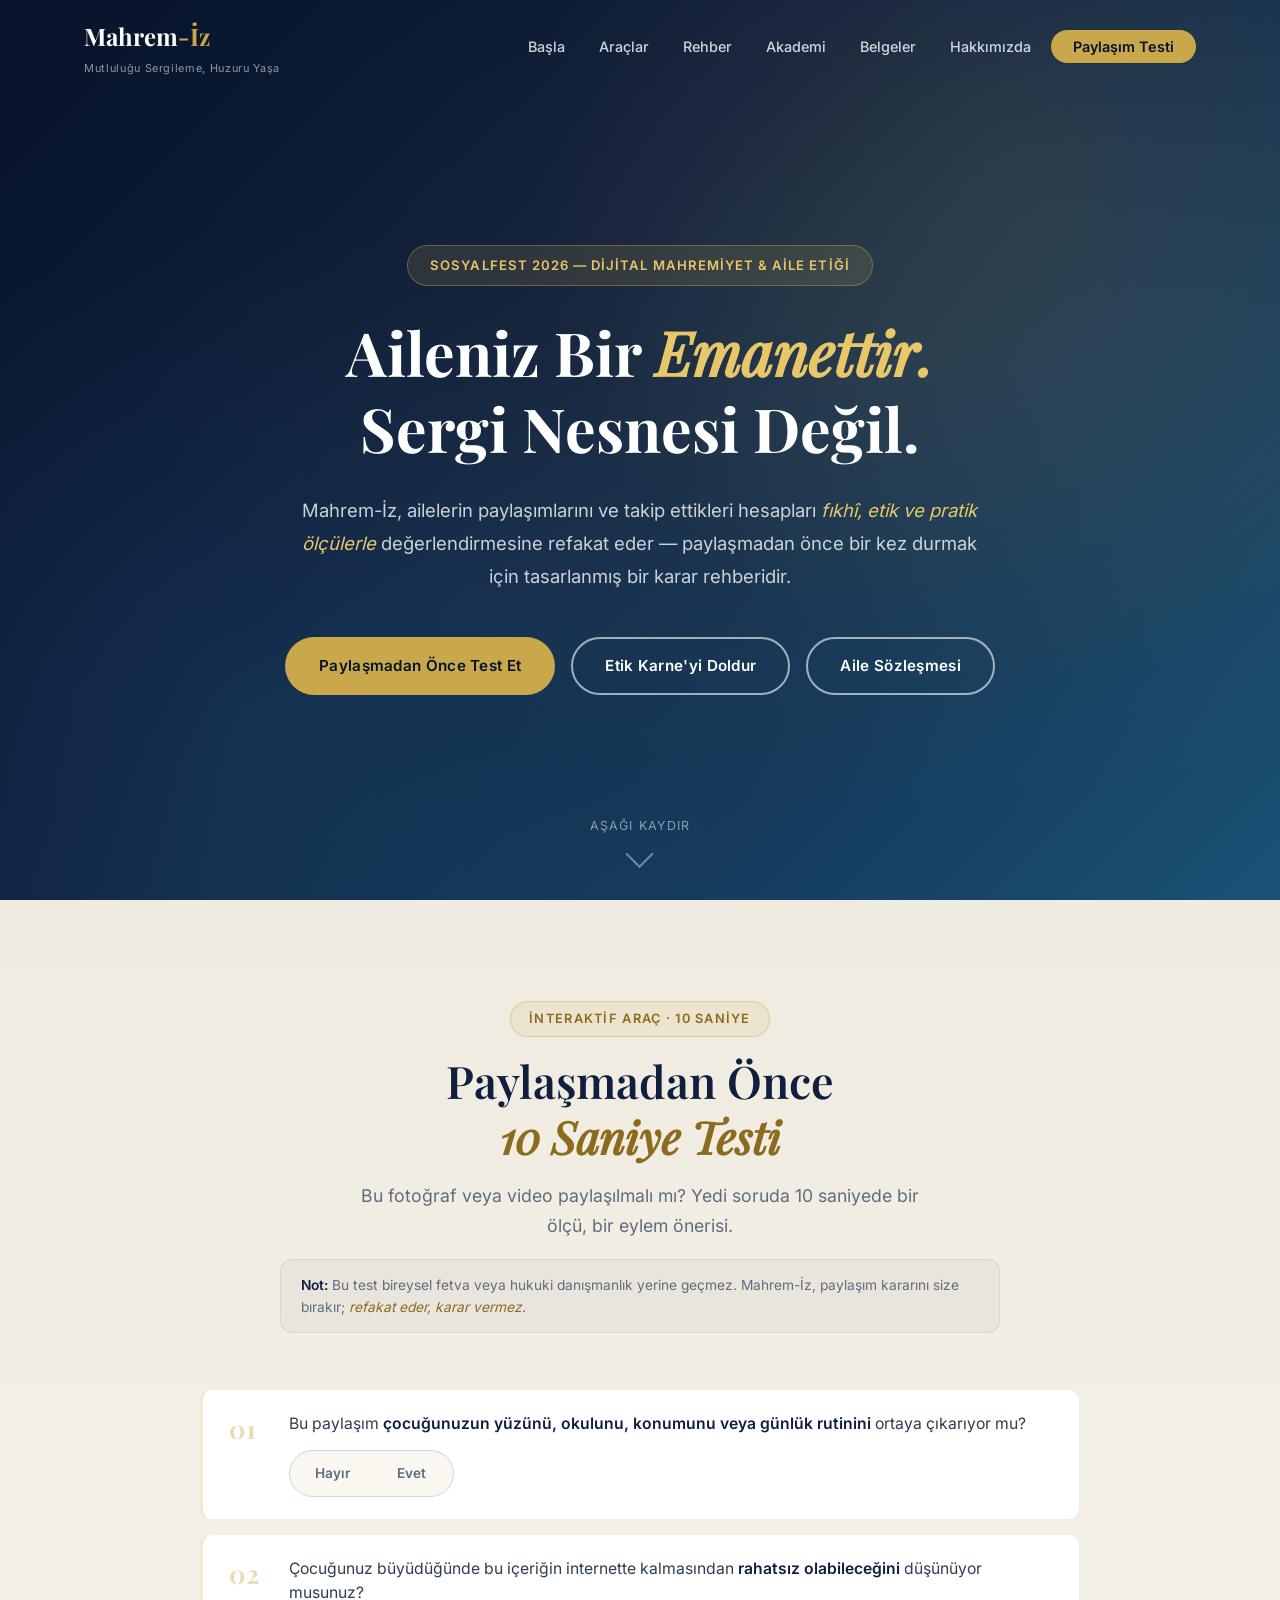
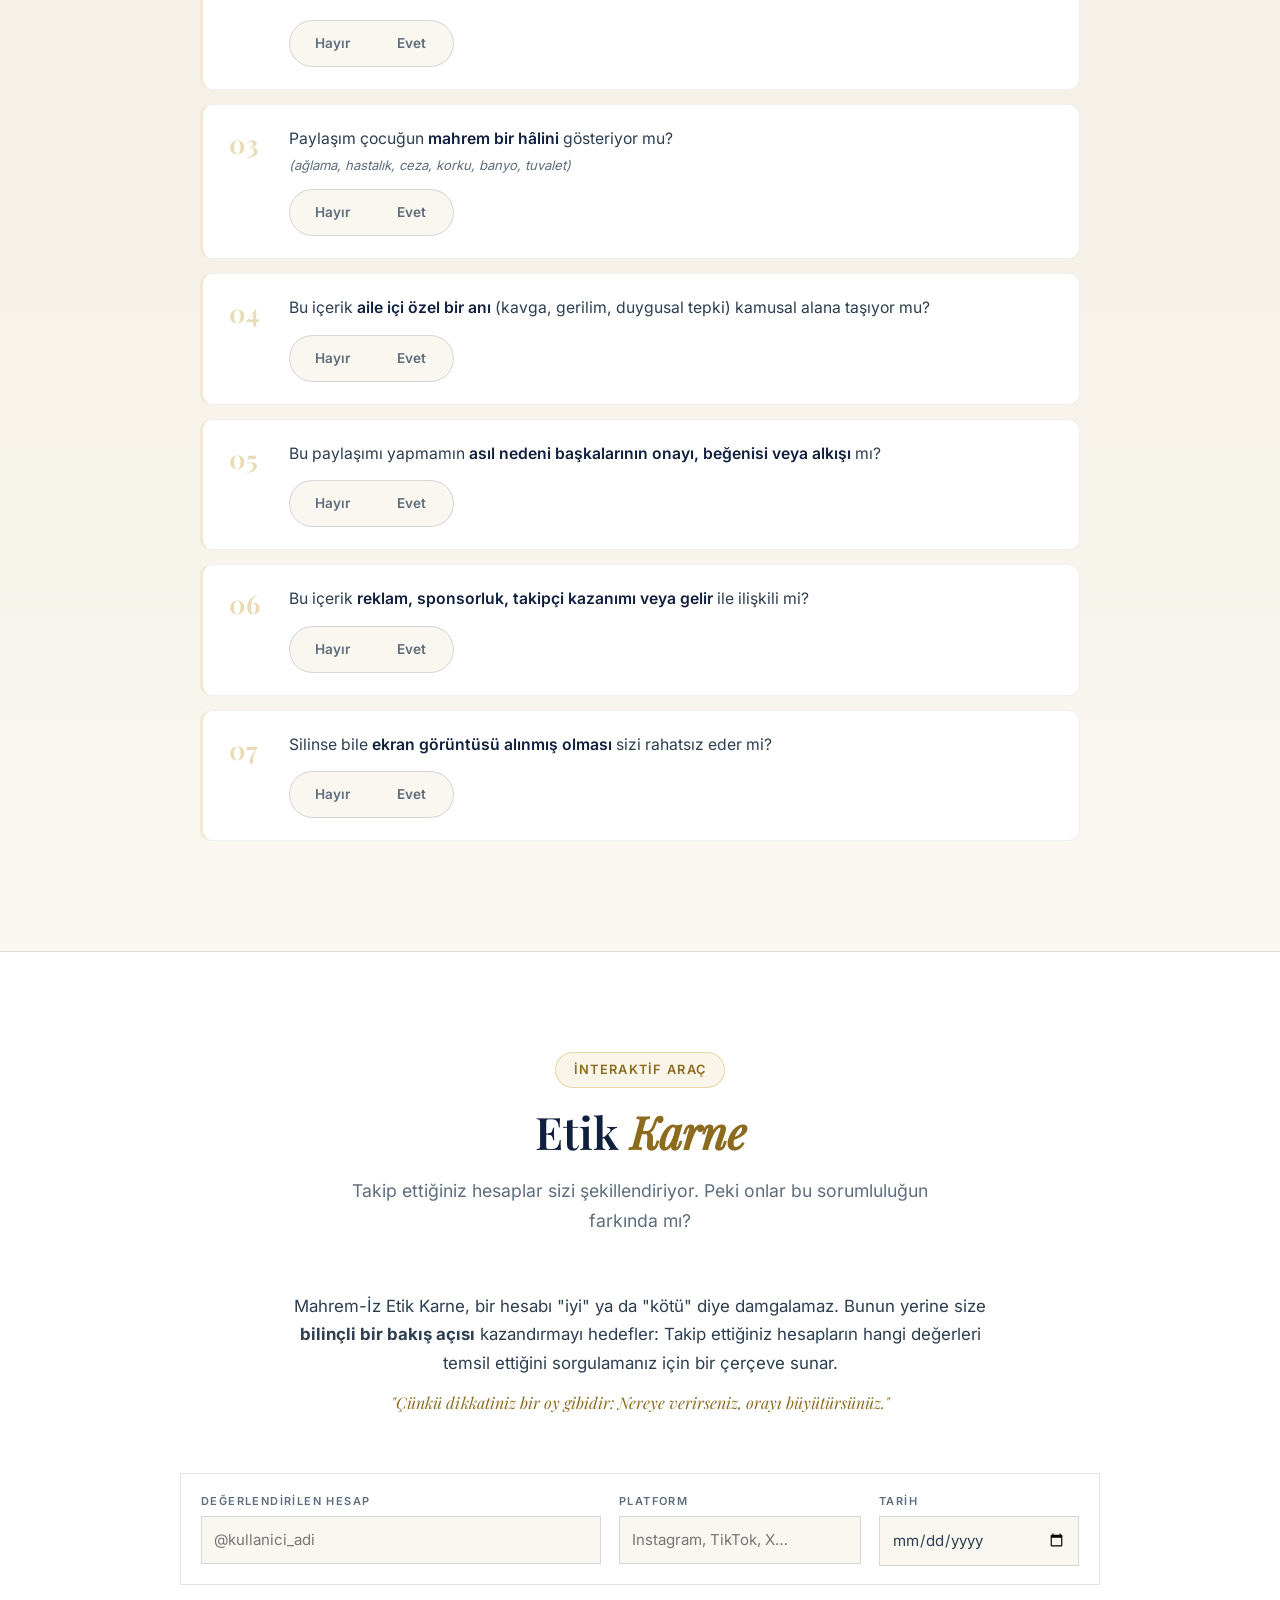
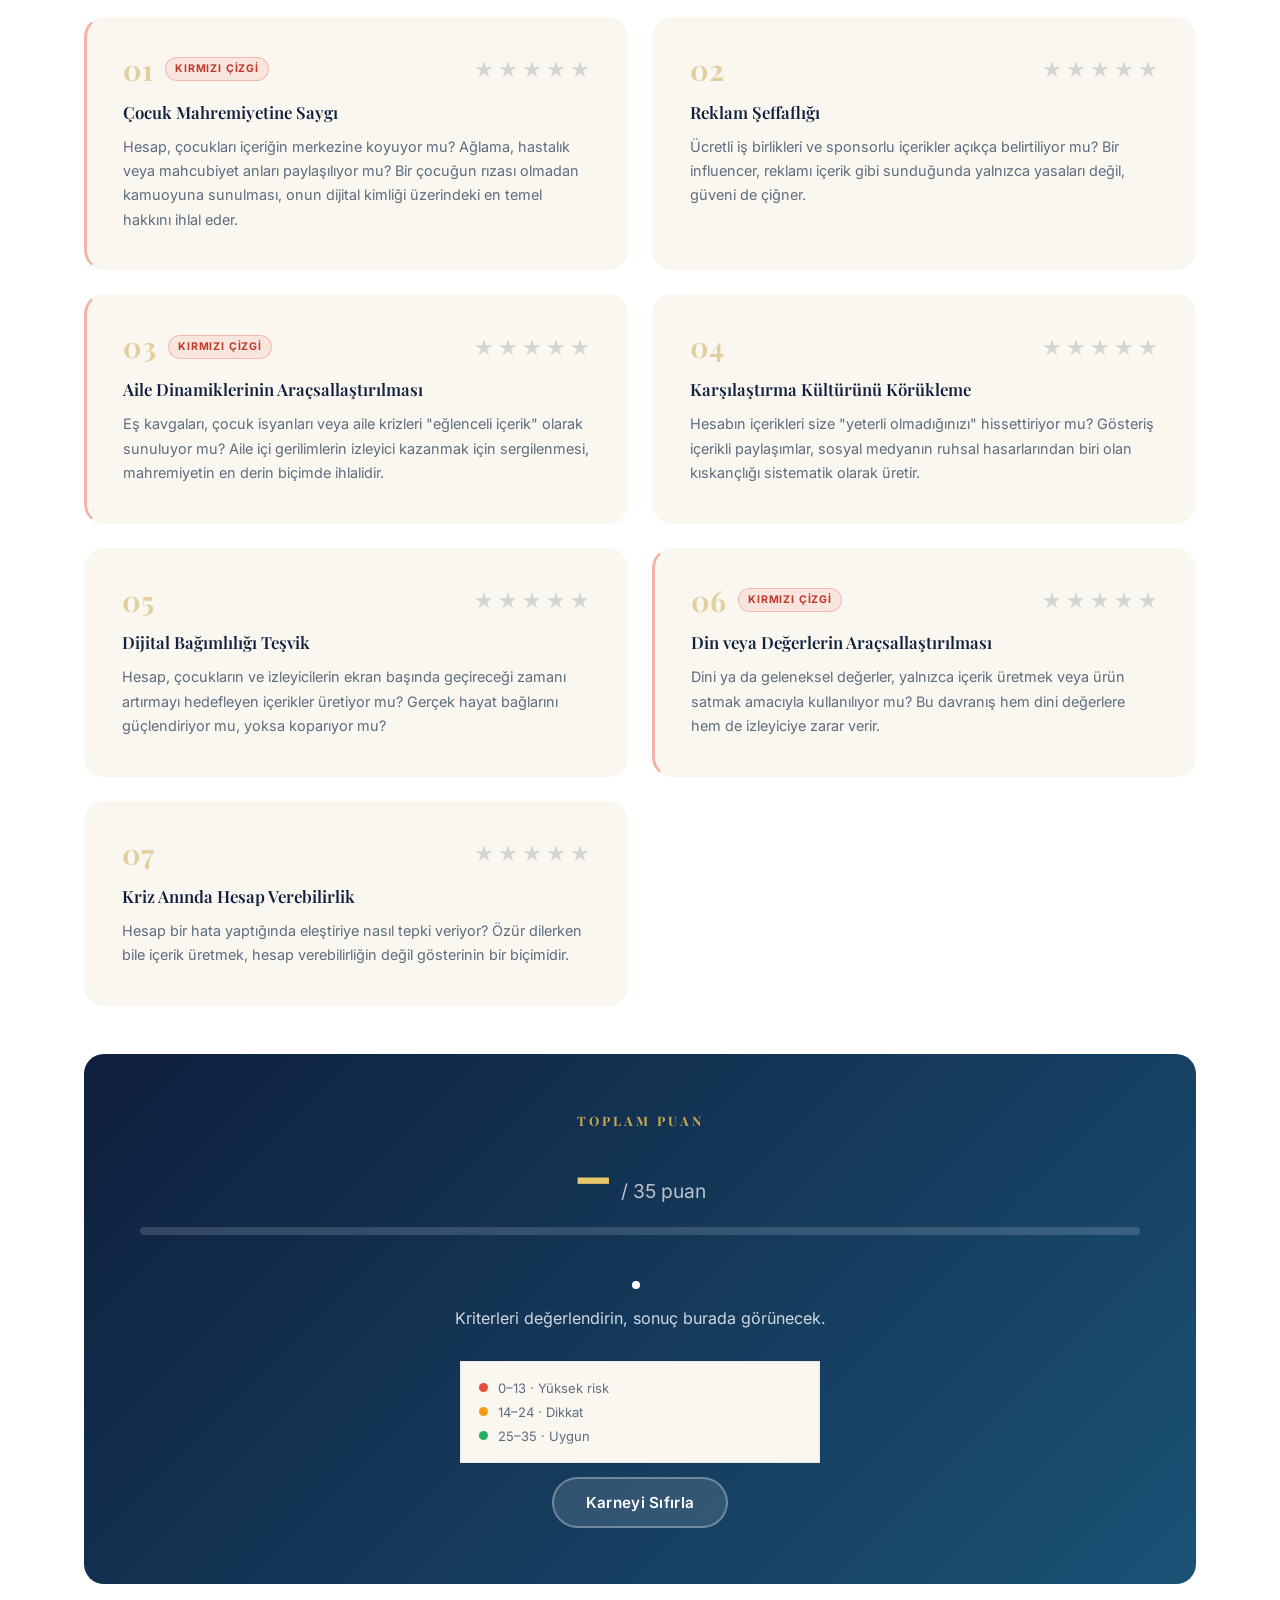
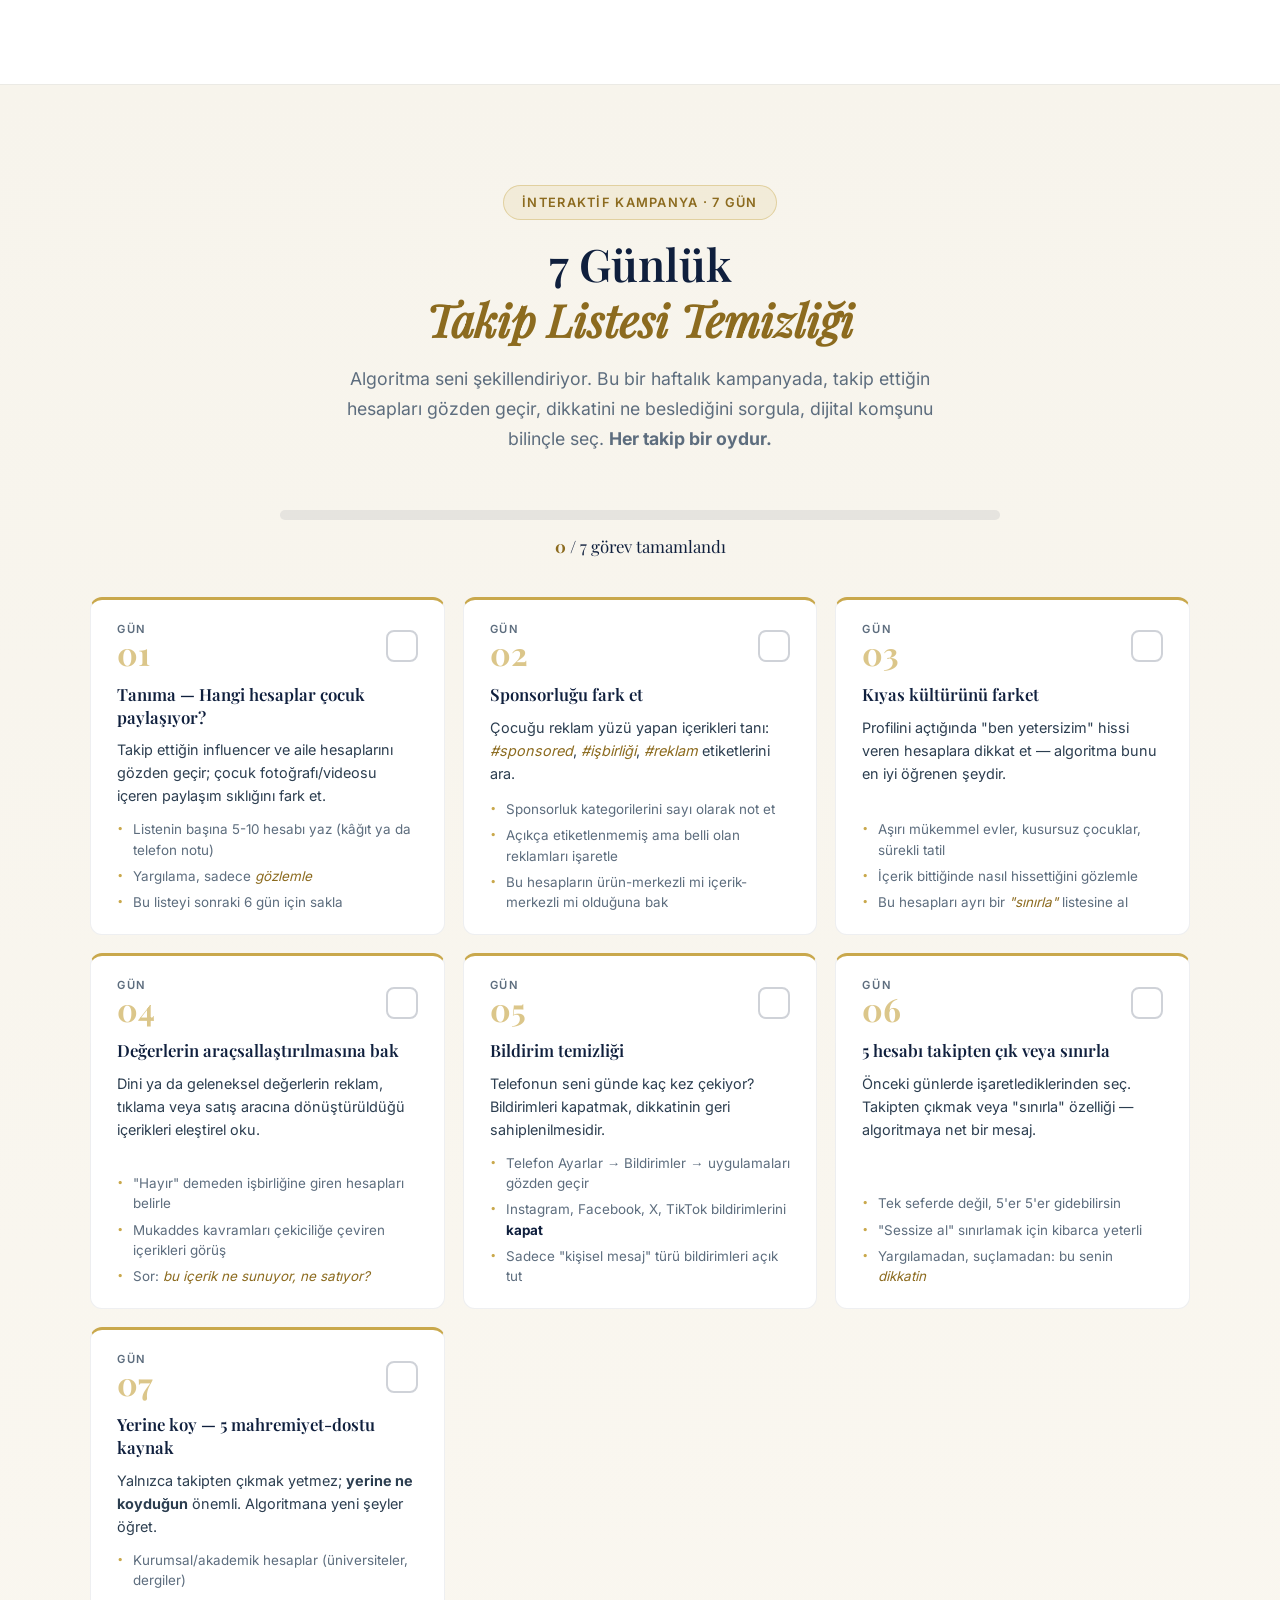
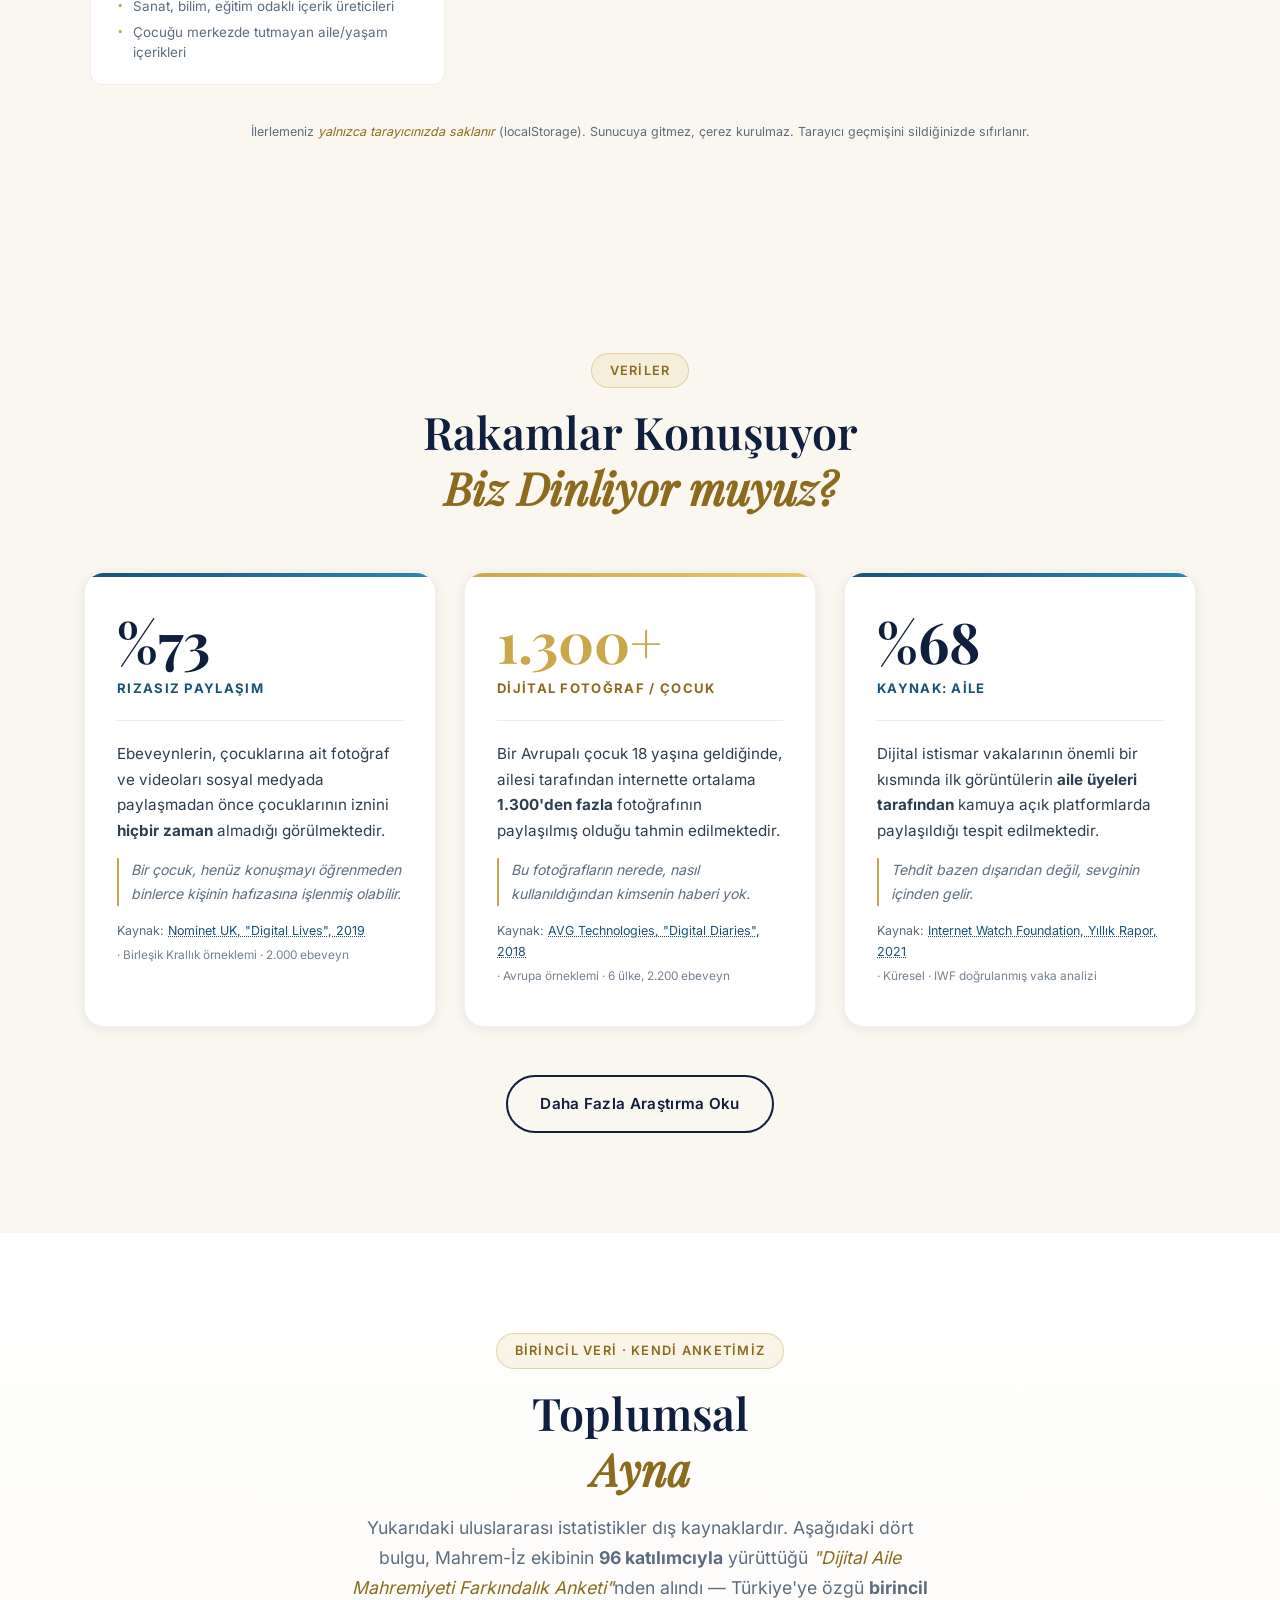
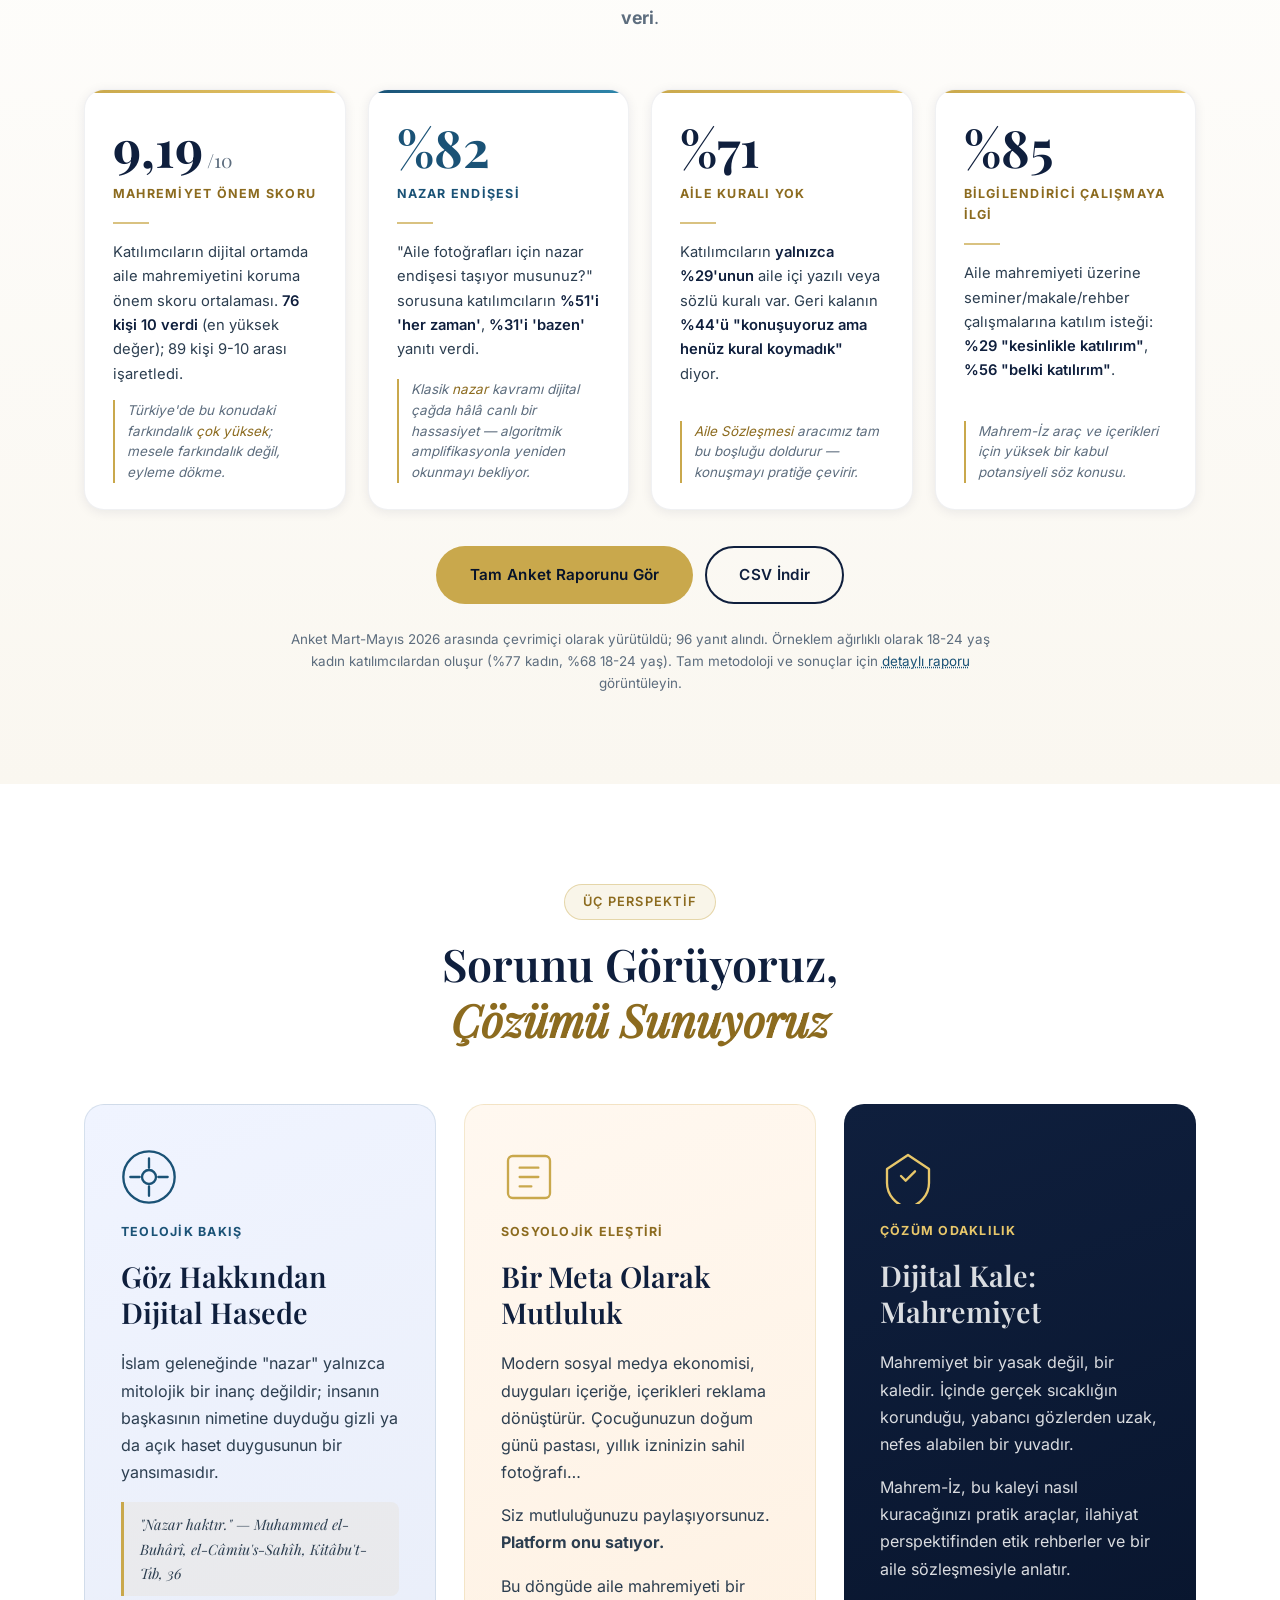
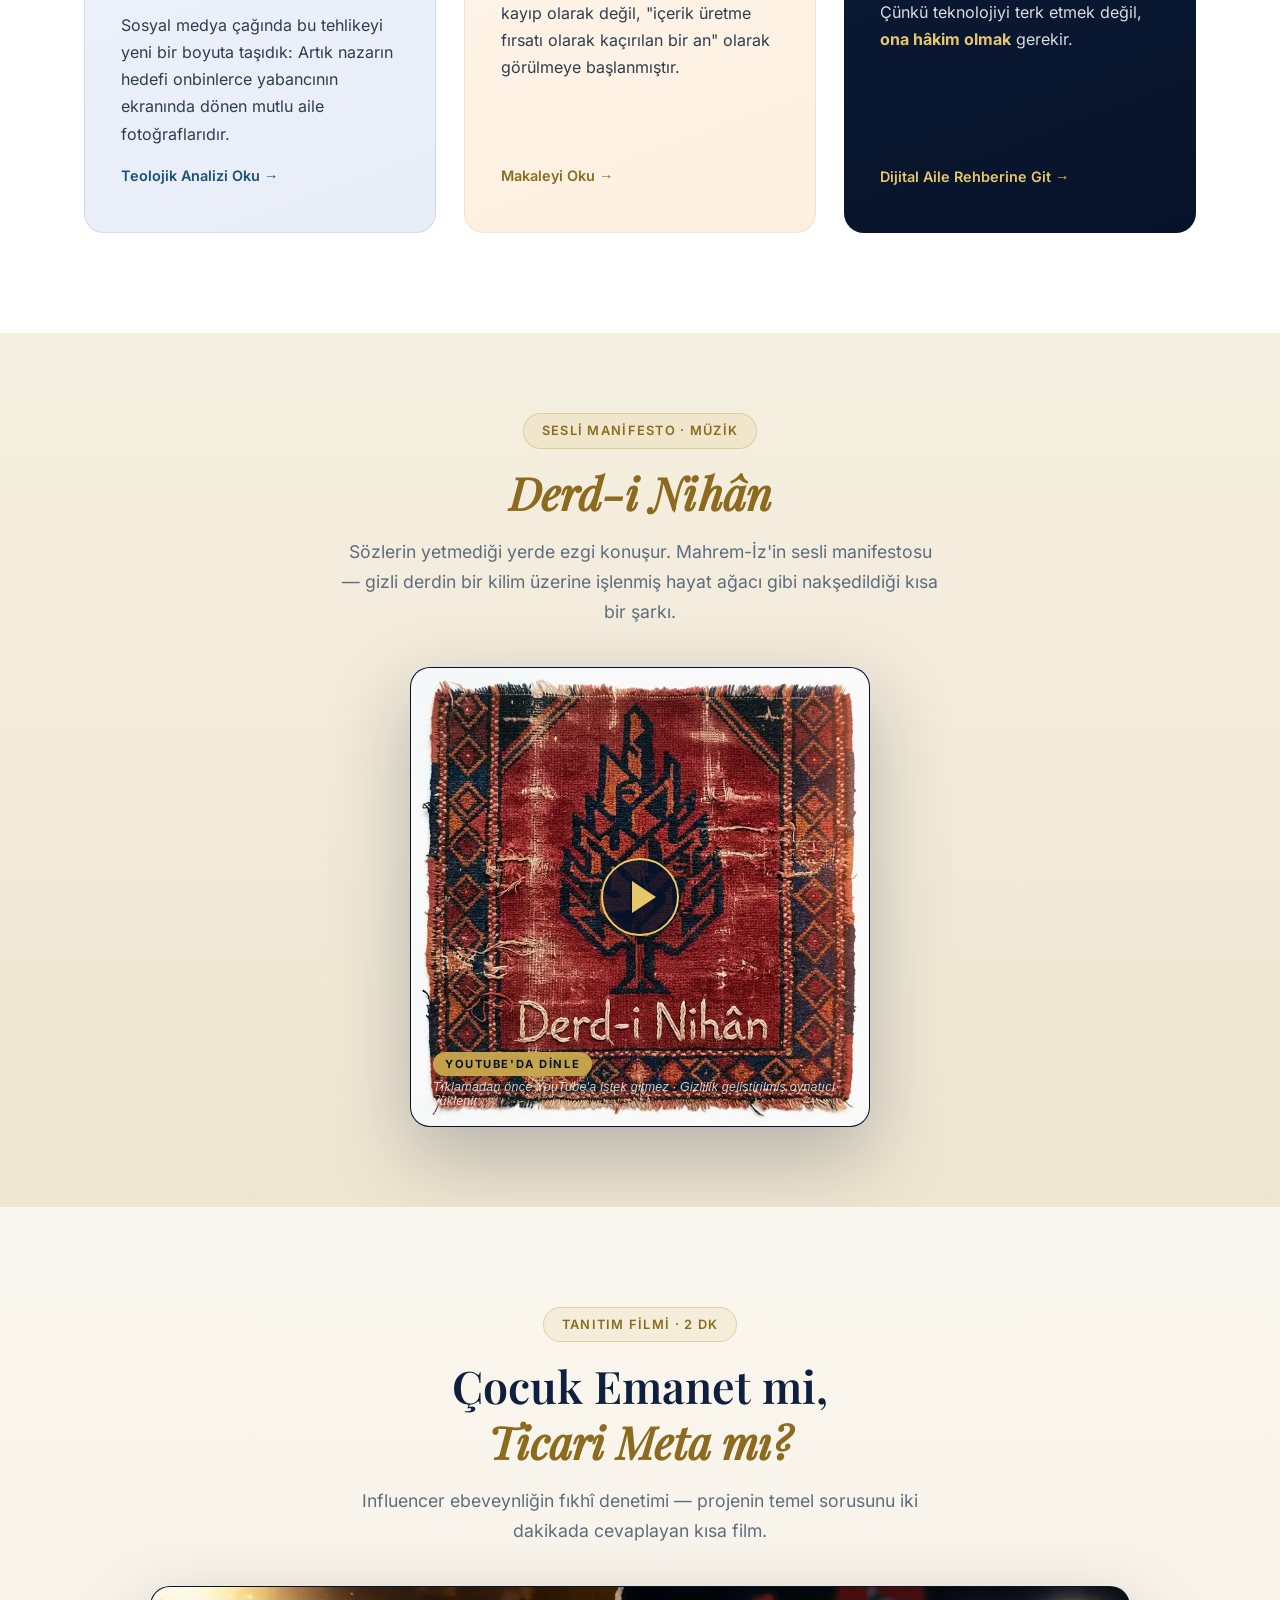
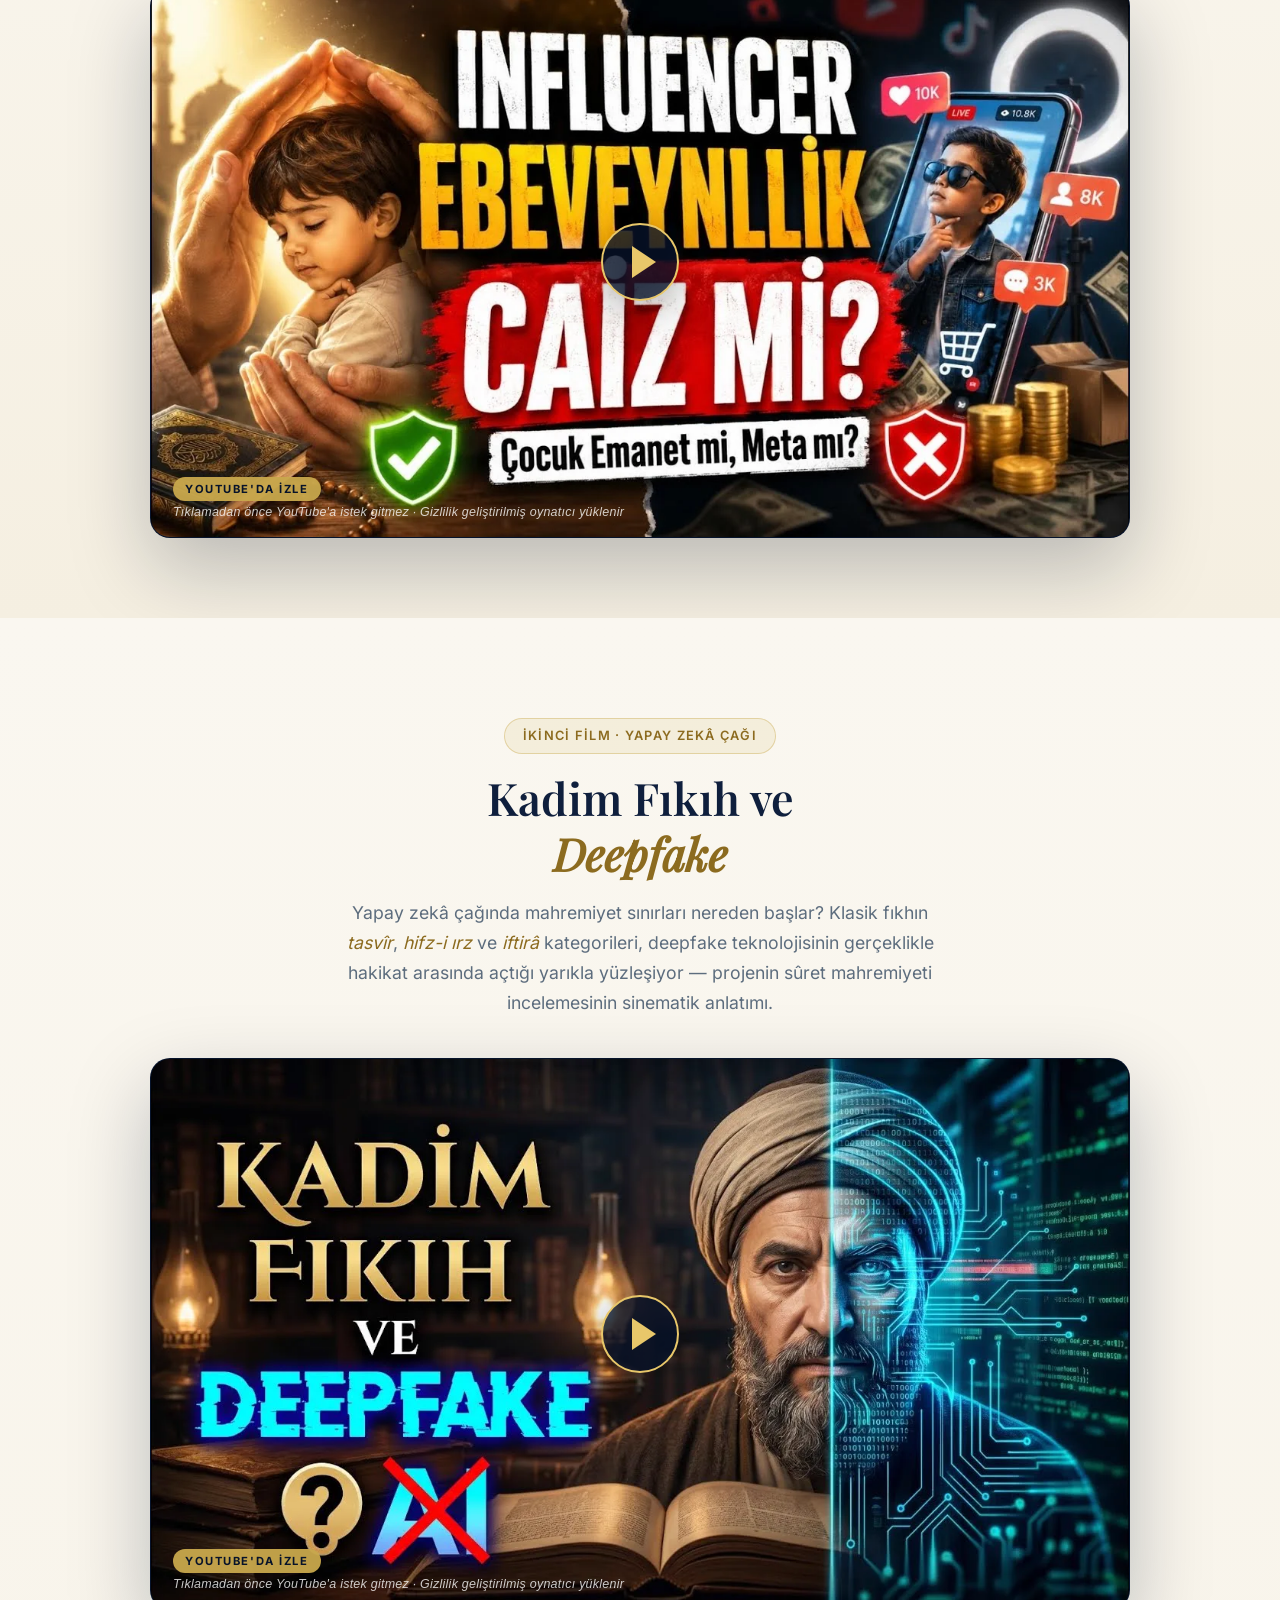
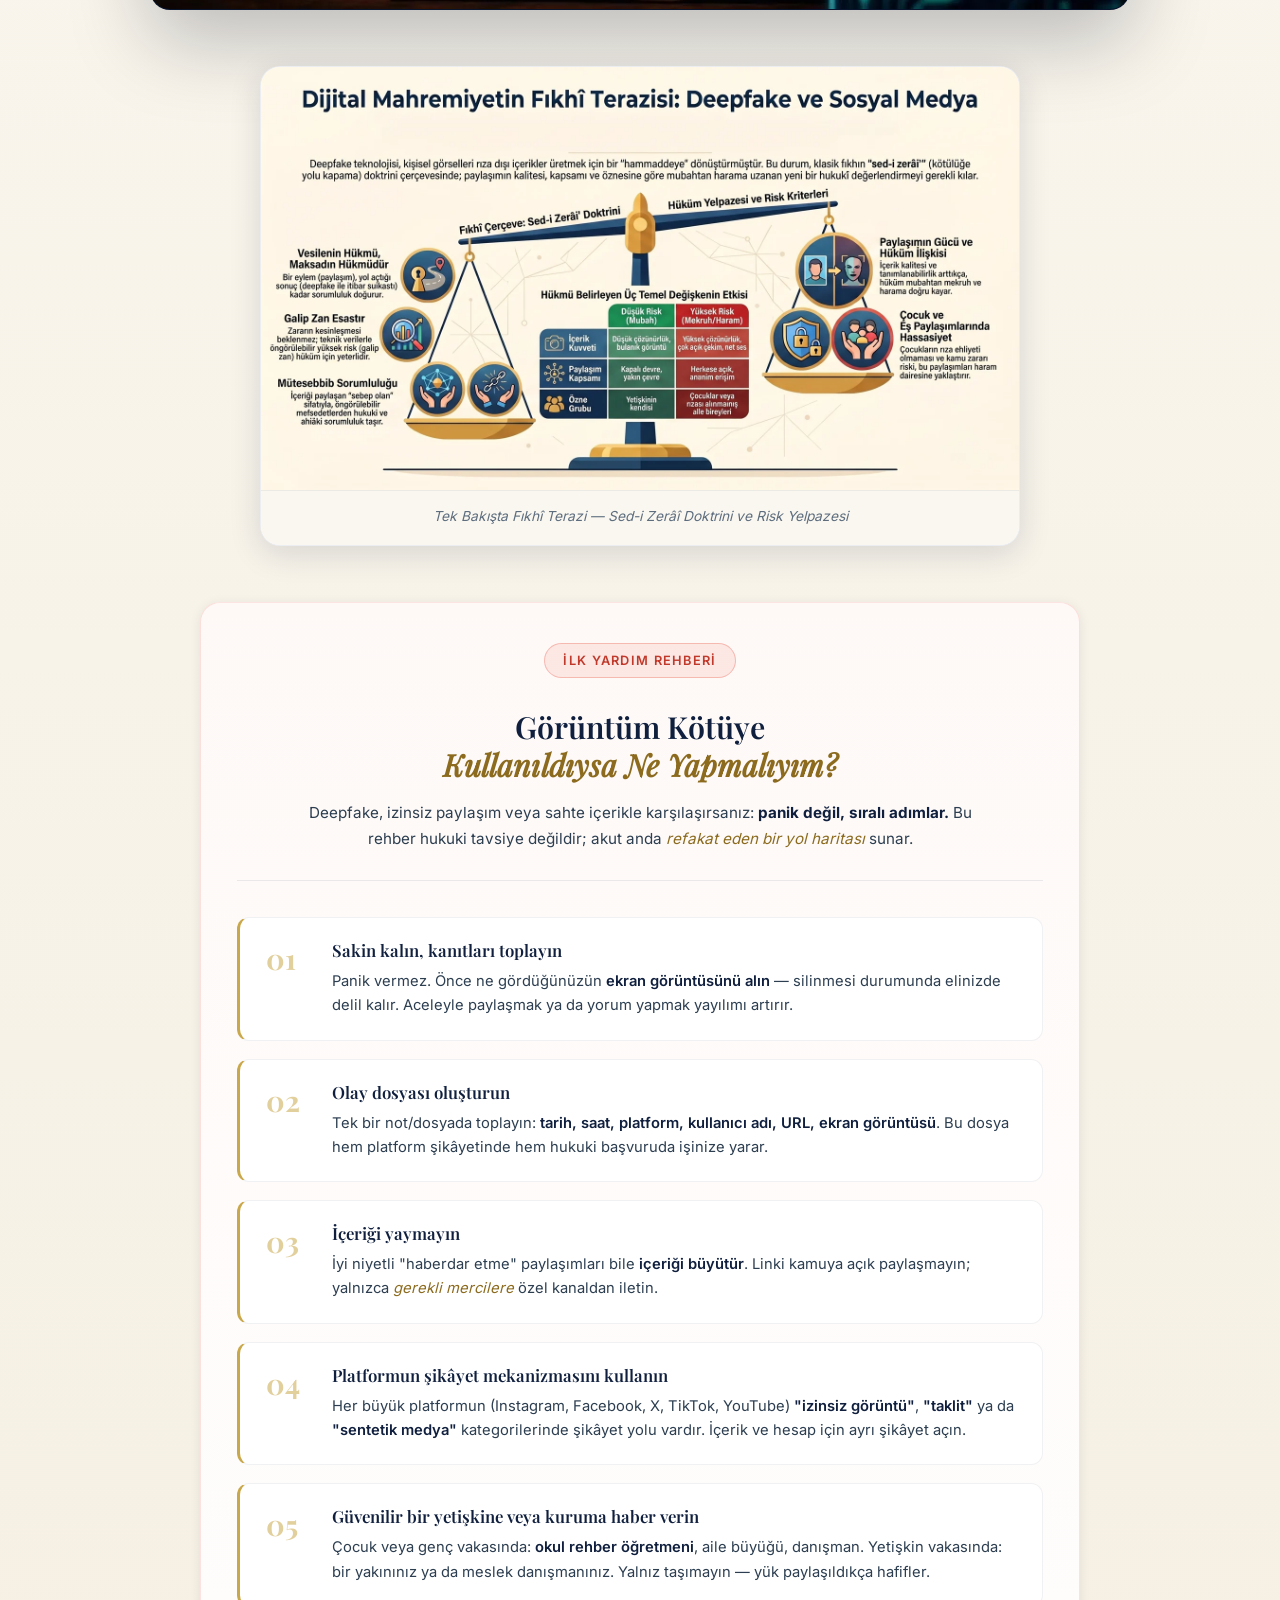
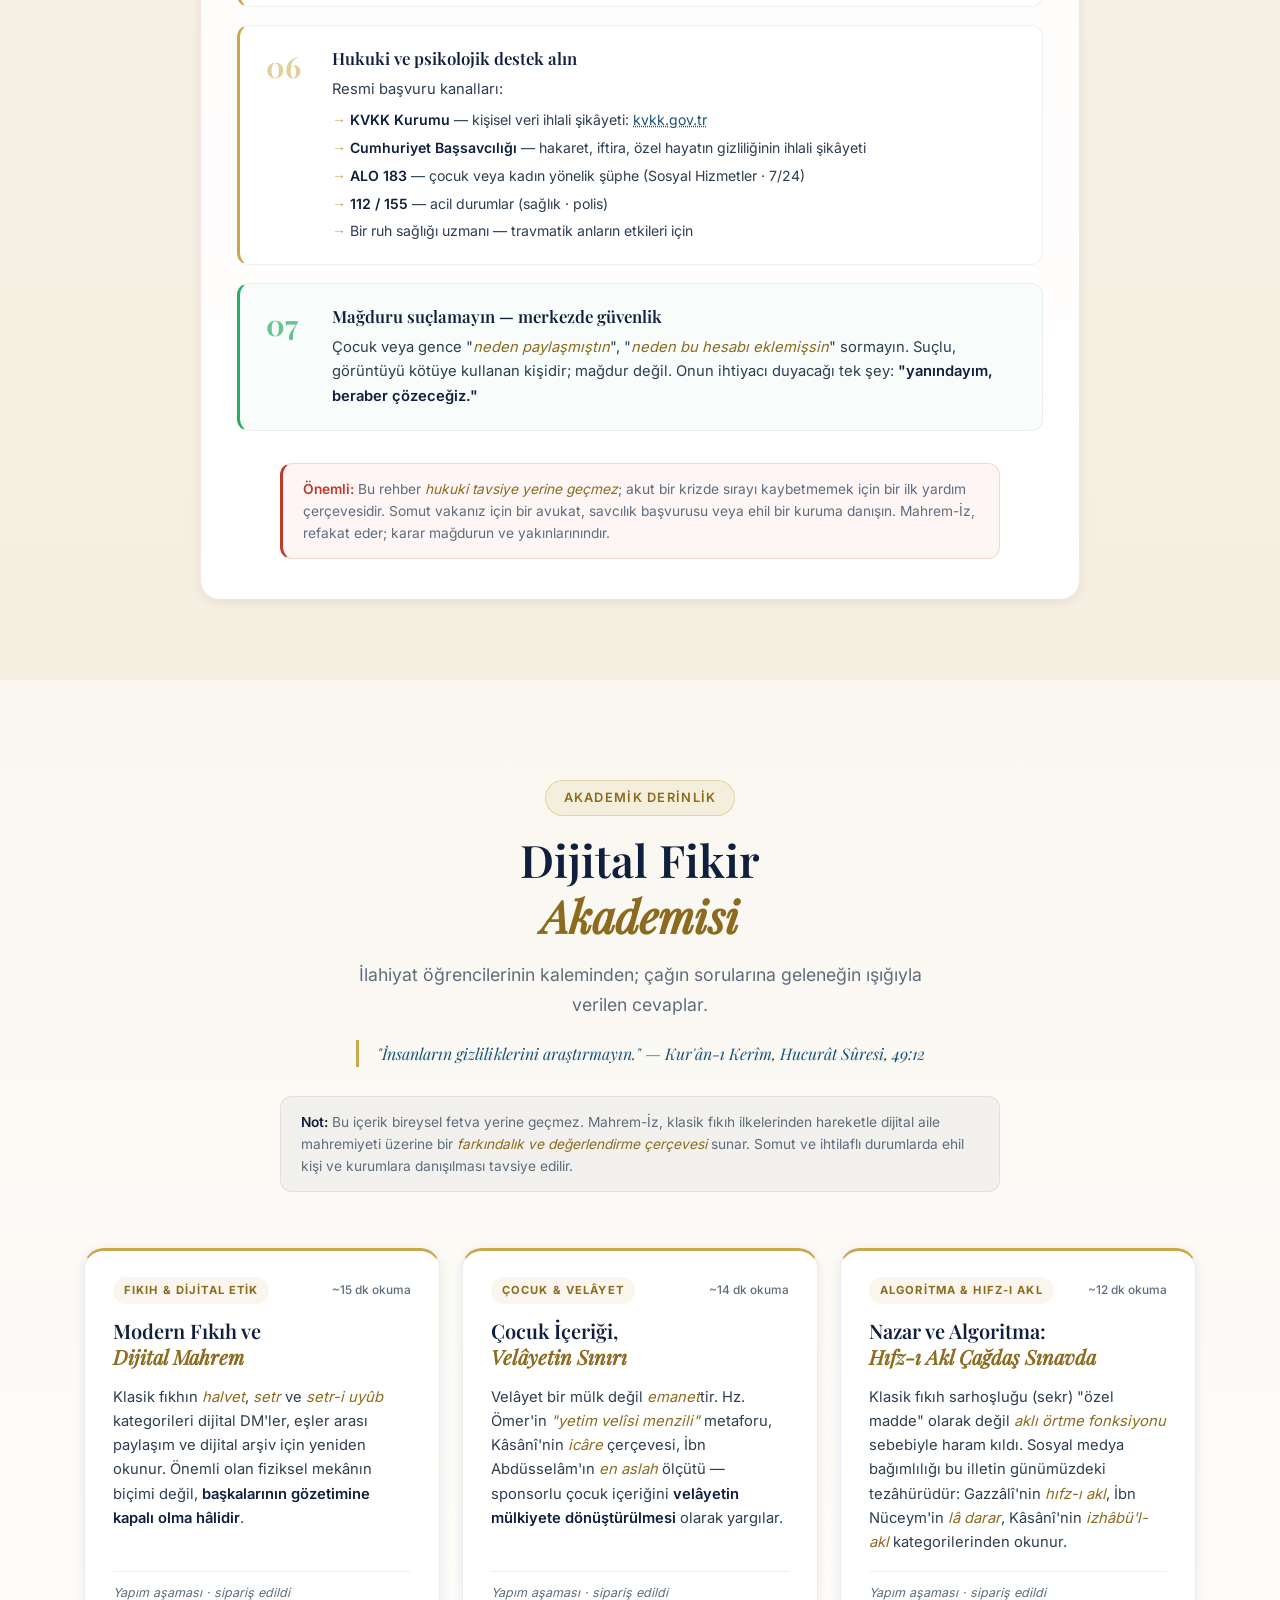
<file: index.html>
<!DOCTYPE html>
<html lang="tr">
<head>
  <meta charset="UTF-8" />
  <meta name="viewport" content="width=device-width, initial-scale=1.0" />

  <!-- SEO & Sosyal Paylaşım -->
  <title>Mahrem-İz | Mutluluğu Sergileme, Huzuru Yaşa</title>
  <meta name="description" content="Dijital çağda aile mahremiyetini korumak için ilahiyat perspektifinden akademik analizler, etik araçlar ve pratik rehberler. Sosyalfest 2026 projesi." />
  <meta name="keywords" content="dijital mahremiyet, aile etiği, sharenting, sosyal medya, İslam, ilahiyat, çocuk güvenliği" />
  <link rel="canonical" href="https://mahremiz.com.tr/" />

  <!-- Open Graph -->
  <meta property="og:type"            content="website" />
  <meta property="og:title"           content="Mahrem-İz | Mutluluğu Sergileme, Huzuru Yaşa" />
  <meta property="og:description"     content="Aileler için dijital mahremiyet ve etik paylaşım rehberi. Klasik fıkıh perspektifinden çağdaş bir farkındalık çerçevesi — Sosyalfest 2026." />
  <meta property="og:url"             content="https://mahremiz.com.tr/" />
  <meta property="og:site_name"       content="Mahrem-İz" />
  <meta property="og:locale"          content="tr_TR" />
  <meta property="og:image"           content="https://mahremiz.com.tr/assets/og/mahrem-iz-og.jpg" />
  <meta property="og:image:secure_url" content="https://mahremiz.com.tr/assets/og/mahrem-iz-og.jpg" />
  <meta property="og:image:type"      content="image/jpeg" />
  <meta property="og:image:width"     content="1200" />
  <meta property="og:image:height"    content="630" />
  <meta property="og:image:alt"       content="Mahrem-İz — Mutluluğu Sergileme, Huzuru Yaşa. Aileler için dijital mahremiyet ve etik paylaşım rehberi." />

  <!-- Twitter Card -->
  <meta name="twitter:card"        content="summary_large_image" />
  <meta name="twitter:title"       content="Mahrem-İz | Dijital Mahremiyet" />
  <meta name="twitter:description" content="Mutluluğu Sergileme, Huzuru Yaşa. Aileler için dijital mahremiyet ve etik paylaşım rehberi." />
  <meta name="twitter:image"       content="https://mahremiz.com.tr/assets/og/mahrem-iz-og.jpg" />
  <meta name="twitter:image:alt"   content="Mahrem-İz — Mutluluğu Sergileme, Huzuru Yaşa." />

  <!-- PWA: Android/iOS cihaza "Ana ekrana ekle" ile yüklenir; offline çalışır -->
  <link rel="manifest" href="manifest.json" />
  <meta name="theme-color" content="#0f1f3d" />
  <link rel="icon" type="image/png" href="assets/pwa/icon-192.png" />
  <link rel="apple-touch-icon" href="assets/pwa/apple-touch-icon.png" />
  <meta name="apple-mobile-web-app-capable" content="yes" />
  <meta name="apple-mobile-web-app-title" content="Mahrem-İz" />
  <meta name="mobile-web-app-capable" content="yes" />

  <link rel="stylesheet" href="styles.css" />

  <!-- Fonts: Lokal host (gizlilik tutarlılığı — Google'a istek atmaz) -->
  <link rel="stylesheet" href="assets/fonts/fonts.css" />

  <!-- defer: DOM hazır olmadan JS çalışmaz, inline onclick ihtiyacını ortadan kaldırır -->
  <script src="script.js" defer></script>

  <!--
    KVKK/GDPR-uyumlu, çerezsiz analitik.
    Mahremiyet sitesi olduğumuz için Google Analytics KULLANMIYORUZ.
    GoatCounter: çerez yok, IP toplanmaz, kullanıcı parmak izi yok.
    Yalnızca anonim sayım (sayfa + custom event'ler).

    AKTİVASYON: kullanıcı goatcounter.com/signup'tan 'mahremiz' code-name
    ile hesap açmalı. Hesap aktif olduğunda aşağıdaki snippet otomatik
    çalışır; yoksa script.js'deki gcEvent helper sessizce no-op olur.
  -->
  <script data-goatcounter="https://mahremiz.goatcounter.com/count"
          async src="//gc.zgo.at/count.js"></script>

  <!-- Yapısal veri: arama motorlarına proje kimliğini bildirir -->
  <script type="application/ld+json">
  {
    "@context": "https://schema.org",
    "@type": "EducationalOrganization",
    "name": "Mahrem-İz",
    "alternateName": "Mahrem-İz — Dijital Mahremiyet & Aile Etiği",
    "url": "https://mahremiz.com.tr/",
    "logo": "https://mahremiz.com.tr/assets/og/mahrem-iz-og.jpg",
    "image": "https://mahremiz.com.tr/assets/og/mahrem-iz-og.jpg",
    "description": "Aileler için dijital mahremiyet, çocuk paylaşımı ve sosyal medya takibi konularında klasik fıkıh ilkelerinden hareketle bir farkındalık ve değerlendirme çerçevesi sunan akademik proje. Sosyalfest 2026.",
    "slogan": "Mutluluğu Sergileme, Huzuru Yaşa.",
    "inLanguage": "tr-TR",
    "knowsLanguage": ["tr"],
    "knowsAbout": [
      "Dijital mahremiyet",
      "Aile etiği",
      "Sharenting",
      "Çocuk hakları",
      "İslam hukuku",
      "Klasik fıkıh",
      "Deepfake fıkhî değerlendirmesi",
      "Sosyal medya etiği"
    ],
    "event": {
      "@type": "Event",
      "name": "Sosyalfest 2026",
      "eventStatus": "https://schema.org/EventScheduled"
    }
  }
  </script>
</head>
<body>

  <!-- Toast bildirimi (JS tarafından yönetilir) -->
  <div id="toast" class="toast" role="status" aria-live="polite"></div>

  <!-- NAVIGATION -->
  <nav class="navbar" id="navbar">
    <div class="nav-container">
      <a href="#hero" class="nav-logo">
        <span class="logo-text">Mahrem<span class="logo-accent">-İz</span></span>
        <span class="logo-tagline">Mutluluğu Sergileme, Huzuru Yaşa</span>
      </a>
      <button
        class="nav-toggle"
        id="navToggle"
        aria-label="Menüyü Aç"
        aria-expanded="false"
        aria-controls="navLinks"
      >
        <span></span><span></span><span></span>
      </button>
      <ul class="nav-links" id="navLinks" role="list">
        <li><a href="#anasayfa"        class="nav-link">Başla</a></li>
        <li><a href="araclar"     class="nav-link">Araçlar</a></li>
        <li><a href="#rehber"          class="nav-link">Rehber</a></li>
        <li><a href="#akademi"         class="nav-link">Akademi</a></li>
        <li><a href="#fikhi"           class="nav-link">Belgeler</a></li>
        <li><a href="#hakkimizda"      class="nav-link">Hakkımızda</a></li>
        <li><a href="#paylasim-testi"  class="nav-btn" aria-label="Paylaşmadan Önce 10 Saniye Testi'ni başlat">Paylaşım Testi</a></li>
      </ul>
    </div>
  </nav>

  <!-- ═══════════════════════════════════════════ -->
  <!-- SAYFA 1: ANA SAYFA                        -->
  <!-- ═══════════════════════════════════════════ -->
  <section id="anasayfa">

    <!-- HERO -->
    <div class="hero" id="hero">
      <div class="hero-overlay"></div>
      <div class="hero-pattern"></div>
      <div class="hero-content">
        <div class="hero-badge">Sosyalfest 2026 — Dijital Mahremiyet &amp; Aile Etiği</div>
        <h1 class="hero-title">
          Aileniz Bir <em>Emanettir.</em>
          <br />Sergi Nesnesi Değil.
        </h1>
        <p class="hero-subtitle">
          Mahrem-İz, ailelerin paylaşımlarını ve takip ettikleri hesapları
          <em>fıkhî, etik ve pratik ölçülerle</em> değerlendirmesine refakat eder —
          paylaşmadan önce bir kez durmak için tasarlanmış bir karar rehberidir.
        </p>
        <div class="hero-buttons">
          <a href="#paylasim-testi" class="btn btn-primary">Paylaşmadan Önce Test Et</a>
          <a href="#karne"  class="btn btn-outline">Etik Karne'yi Doldur</a>
          <a href="#rehber" class="btn btn-outline">Aile Sözleşmesi</a>
        </div>
      </div>
      <div class="hero-scroll-hint" aria-hidden="true">
        <span>Aşağı Kaydır</span>
        <div class="scroll-arrow"></div>
      </div>
    </div>

    <!-- ═══════════════════════════════════════════ -->
    <!-- PAYLAŞMADAN ÖNCE 10 SANİYE TESTİ — Faz 2 amiral aracı -->
    <!-- ═══════════════════════════════════════════ -->
    <div class="paylasim-section" id="paylasim-testi">
      <div class="container">
        <div class="section-header center">
          <div class="section-tag">İnteraktif Araç · 10 Saniye</div>
          <h2>Paylaşmadan Önce<br /><em>10 Saniye Testi</em></h2>
          <p class="section-desc">
            Bu fotoğraf veya video paylaşılmalı mı? Yedi soruda 10 saniyede
            bir ölçü, bir eylem önerisi.
          </p>
          <p class="fetva-not" role="note" style="margin-top:18px">
            <strong>Not:</strong> Bu test bireysel fetva veya hukuki danışmanlık
            yerine geçmez. Mahrem-İz, paylaşım kararını size bırakır;
            <em>refakat eder, karar vermez</em>.
          </p>
        </div>

        <ol class="paylasim-list" id="paylasimList" role="list">

          <li class="paylasim-q" data-q="1">
            <div class="paylasim-q-num" aria-hidden="true">01</div>
            <div class="paylasim-q-body">
              <p class="paylasim-q-text">
                Bu paylaşım <strong>çocuğunuzun yüzünü, okulunu, konumunu veya
                günlük rutinini</strong> ortaya çıkarıyor mu?
              </p>
              <fieldset class="paylasim-yn">
                <legend class="sr-only">Soru 1 cevabı</legend>
                <input type="radio" name="paylasim-1" id="p1-no"  value="no"  class="yn-input" />
                <label for="p1-no" class="yn-label">Hayır</label>
                <input type="radio" name="paylasim-1" id="p1-yes" value="yes" class="yn-input" />
                <label for="p1-yes" class="yn-label">Evet</label>
              </fieldset>
            </div>
          </li>

          <li class="paylasim-q" data-q="2">
            <div class="paylasim-q-num" aria-hidden="true">02</div>
            <div class="paylasim-q-body">
              <p class="paylasim-q-text">
                Çocuğunuz büyüdüğünde bu içeriğin internette kalmasından
                <strong>rahatsız olabileceğini</strong> düşünüyor musunuz?
              </p>
              <fieldset class="paylasim-yn">
                <legend class="sr-only">Soru 2 cevabı</legend>
                <input type="radio" name="paylasim-2" id="p2-no"  value="no"  class="yn-input" />
                <label for="p2-no" class="yn-label">Hayır</label>
                <input type="radio" name="paylasim-2" id="p2-yes" value="yes" class="yn-input" />
                <label for="p2-yes" class="yn-label">Evet</label>
              </fieldset>
            </div>
          </li>

          <li class="paylasim-q paylasim-q--redline" data-q="3" data-redline="true">
            <div class="paylasim-q-num" aria-hidden="true">03</div>
            <div class="paylasim-q-body">
              <p class="paylasim-q-text">
                Paylaşım çocuğun <strong>mahrem bir hâlini</strong> gösteriyor mu?
                <span class="paylasim-q-hint">(ağlama, hastalık, ceza, korku, banyo, tuvalet)</span>
              </p>
              <fieldset class="paylasim-yn">
                <legend class="sr-only">Soru 3 cevabı</legend>
                <input type="radio" name="paylasim-3" id="p3-no"  value="no"  class="yn-input" />
                <label for="p3-no" class="yn-label">Hayır</label>
                <input type="radio" name="paylasim-3" id="p3-yes" value="yes" class="yn-input" />
                <label for="p3-yes" class="yn-label">Evet</label>
              </fieldset>
            </div>
          </li>

          <li class="paylasim-q" data-q="4">
            <div class="paylasim-q-num" aria-hidden="true">04</div>
            <div class="paylasim-q-body">
              <p class="paylasim-q-text">
                Bu içerik <strong>aile içi özel bir anı</strong> (kavga, gerilim,
                duygusal tepki) kamusal alana taşıyor mu?
              </p>
              <fieldset class="paylasim-yn">
                <legend class="sr-only">Soru 4 cevabı</legend>
                <input type="radio" name="paylasim-4" id="p4-no"  value="no"  class="yn-input" />
                <label for="p4-no" class="yn-label">Hayır</label>
                <input type="radio" name="paylasim-4" id="p4-yes" value="yes" class="yn-input" />
                <label for="p4-yes" class="yn-label">Evet</label>
              </fieldset>
            </div>
          </li>

          <li class="paylasim-q" data-q="5">
            <div class="paylasim-q-num" aria-hidden="true">05</div>
            <div class="paylasim-q-body">
              <p class="paylasim-q-text">
                Bu paylaşımı yapmamın <strong>asıl nedeni başkalarının onayı,
                beğenisi veya alkışı</strong> mı?
              </p>
              <fieldset class="paylasim-yn">
                <legend class="sr-only">Soru 5 cevabı</legend>
                <input type="radio" name="paylasim-5" id="p5-no"  value="no"  class="yn-input" />
                <label for="p5-no" class="yn-label">Hayır</label>
                <input type="radio" name="paylasim-5" id="p5-yes" value="yes" class="yn-input" />
                <label for="p5-yes" class="yn-label">Evet</label>
              </fieldset>
            </div>
          </li>

          <li class="paylasim-q" data-q="6">
            <div class="paylasim-q-num" aria-hidden="true">06</div>
            <div class="paylasim-q-body">
              <p class="paylasim-q-text">
                Bu içerik <strong>reklam, sponsorluk, takipçi kazanımı veya gelir</strong>
                ile ilişkili mi?
              </p>
              <fieldset class="paylasim-yn">
                <legend class="sr-only">Soru 6 cevabı</legend>
                <input type="radio" name="paylasim-6" id="p6-no"  value="no"  class="yn-input" />
                <label for="p6-no" class="yn-label">Hayır</label>
                <input type="radio" name="paylasim-6" id="p6-yes" value="yes" class="yn-input" />
                <label for="p6-yes" class="yn-label">Evet</label>
              </fieldset>
            </div>
          </li>

          <li class="paylasim-q paylasim-q--redline" data-q="7" data-redline="true">
            <div class="paylasim-q-num" aria-hidden="true">07</div>
            <div class="paylasim-q-body">
              <p class="paylasim-q-text">
                Silinse bile <strong>ekran görüntüsü alınmış olması</strong>
                sizi rahatsız eder mi?
              </p>
              <fieldset class="paylasim-yn">
                <legend class="sr-only">Soru 7 cevabı</legend>
                <input type="radio" name="paylasim-7" id="p7-no"  value="no"  class="yn-input" />
                <label for="p7-no" class="yn-label">Hayır</label>
                <input type="radio" name="paylasim-7" id="p7-yes" value="yes" class="yn-input" />
                <label for="p7-yes" class="yn-label">Evet</label>
              </fieldset>
            </div>
          </li>

        </ol>

        <!-- SONUÇ PANELİ -->
        <div class="paylasim-result" id="paylasimResult" aria-live="polite" hidden>
          <div class="paylasim-traffic" id="paylasimTraffic" aria-hidden="true"></div>
          <div class="paylasim-verdict" id="paylasimVerdict">YEŞİL · Paylaşılabilir</div>
          <p class="paylasim-action" id="paylasimAction"></p>
          <p class="paylasim-redline" id="paylasimRedline" hidden>
            <strong>⚠ Kırmızı çizgi tetiklendi:</strong> <span id="paylasimRedlineReason"></span>
          </p>
          <div class="paylasim-actions">
            <button class="btn btn-secondary" id="paylasimReset" type="button">Yeniden Başla</button>
            <a href="#karne" class="btn">Etik Karne'ye Geç</a>
          </div>
        </div>

      </div>
    </div>

  <!-- ═══════════════════════════════════════════ -->
  <!-- SAYFA 3: ETİK KARNE                       -->
  <!-- ═══════════════════════════════════════════ -->
  <section id="karne" class="karne-section">
    <div class="container">
      <div class="section-header center">
        <div class="section-tag">İnteraktif Araç</div>
        <h2>Etik <em>Karne</em></h2>
        <p class="section-desc">
          Takip ettiğiniz hesaplar sizi şekillendiriyor. Peki onlar bu sorumluluğun farkında mı?
        </p>
      </div>

      <div class="karne-intro">
        <p>
          Mahrem-İz Etik Karne, bir hesabı "iyi" ya da "kötü" diye damgalamaz. Bunun yerine size
          <strong>bilinçli bir bakış açısı</strong> kazandırmayı hedefler: Takip ettiğiniz hesapların
          hangi değerleri temsil ettiğini sorgulamanız için bir çerçeve sunar.
        </p>
        <p class="karne-quote">
          <em>"Çünkü dikkatiniz bir oy gibidir: Nereye verirseniz, orayı büyütürsünüz."</em>
        </p>
      </div>

      <!-- Değerlendirme künyesi: hesap adı + platform + tarih.
           SADECE yerel kullanım — kullanıcının çıktıda görmesi için; sunucuya gitmez. -->
      <div class="karne-form" role="group" aria-label="Değerlendirme künyesi">
        <div class="karne-form-field">
          <label for="karneAccount">Değerlendirilen hesap</label>
          <input type="text" id="karneAccount" placeholder="@kullanici_adi" autocomplete="off" maxlength="80" />
        </div>
        <div class="karne-form-field">
          <label for="karnePlatform">Platform</label>
          <input type="text" id="karnePlatform" placeholder="Instagram, TikTok, X…" autocomplete="off" maxlength="40" />
        </div>
        <div class="karne-form-field">
          <label for="karneDate">Tarih</label>
          <input type="date" id="karneDate" />
        </div>
      </div>

      <div class="karne-grid" id="karneGrid">

        <!-- KARNE KARTI — her birinde fieldset + radio ile erişilebilir yıldız puanlama -->
        <div class="karne-card karne-card--redline" data-criterion="1" data-redline="true">
          <div class="karne-card-header">
            <div class="karne-num">01</div>
            <div class="karne-meta">
              <span class="karne-redline" title="1 yıldız tetiklenirse sonuç otomatik kırmızı olur">Kırmızı çizgi</span>
            </div>
            <fieldset class="karne-stars" data-id="1">
              <legend class="sr-only">Puan (1–5 yıldız)</legend>
              <input type="radio" name="karne-1" id="k1-1" value="1" class="star-radio" /><label for="k1-1" title="1 yıldız">★</label>
              <input type="radio" name="karne-1" id="k1-2" value="2" class="star-radio" /><label for="k1-2" title="2 yıldız">★</label>
              <input type="radio" name="karne-1" id="k1-3" value="3" class="star-radio" /><label for="k1-3" title="3 yıldız">★</label>
              <input type="radio" name="karne-1" id="k1-4" value="4" class="star-radio" /><label for="k1-4" title="4 yıldız">★</label>
              <input type="radio" name="karne-1" id="k1-5" value="5" class="star-radio" /><label for="k1-5" title="5 yıldız">★</label>
            </fieldset>
          </div>
          <h4>Çocuk Mahremiyetine Saygı</h4>
          <p>Hesap, çocukları içeriğin merkezine koyuyor mu? Ağlama, hastalık veya mahcubiyet anları paylaşılıyor mu? Bir çocuğun rızası olmadan kamuoyuna sunulması, onun dijital kimliği üzerindeki en temel hakkını ihlal eder.</p>
        </div>

        <div class="karne-card" data-criterion="2">
          <div class="karne-card-header">
            <div class="karne-num">02</div>
            <div class="karne-meta">
            </div>
            <fieldset class="karne-stars" data-id="2">
              <legend class="sr-only">Puan (1–5 yıldız)</legend>
              <input type="radio" name="karne-2" id="k2-1" value="1" class="star-radio" /><label for="k2-1" title="1 yıldız">★</label>
              <input type="radio" name="karne-2" id="k2-2" value="2" class="star-radio" /><label for="k2-2" title="2 yıldız">★</label>
              <input type="radio" name="karne-2" id="k2-3" value="3" class="star-radio" /><label for="k2-3" title="3 yıldız">★</label>
              <input type="radio" name="karne-2" id="k2-4" value="4" class="star-radio" /><label for="k2-4" title="4 yıldız">★</label>
              <input type="radio" name="karne-2" id="k2-5" value="5" class="star-radio" /><label for="k2-5" title="5 yıldız">★</label>
            </fieldset>
          </div>
          <h4>Reklam Şeffaflığı</h4>
          <p>Ücretli iş birlikleri ve sponsorlu içerikler açıkça belirtiliyor mu? Bir influencer, reklamı içerik gibi sunduğunda yalnızca yasaları değil, güveni de çiğner.</p>
        </div>

        <div class="karne-card karne-card--redline" data-criterion="3" data-redline="true">
          <div class="karne-card-header">
            <div class="karne-num">03</div>
            <div class="karne-meta">
              <span class="karne-redline" title="1 yıldız tetiklenirse sonuç otomatik kırmızı olur">Kırmızı çizgi</span>
            </div>
            <fieldset class="karne-stars" data-id="3">
              <legend class="sr-only">Puan (1–5 yıldız)</legend>
              <input type="radio" name="karne-3" id="k3-1" value="1" class="star-radio" /><label for="k3-1" title="1 yıldız">★</label>
              <input type="radio" name="karne-3" id="k3-2" value="2" class="star-radio" /><label for="k3-2" title="2 yıldız">★</label>
              <input type="radio" name="karne-3" id="k3-3" value="3" class="star-radio" /><label for="k3-3" title="3 yıldız">★</label>
              <input type="radio" name="karne-3" id="k3-4" value="4" class="star-radio" /><label for="k3-4" title="4 yıldız">★</label>
              <input type="radio" name="karne-3" id="k3-5" value="5" class="star-radio" /><label for="k3-5" title="5 yıldız">★</label>
            </fieldset>
          </div>
          <h4>Aile Dinamiklerinin Araçsallaştırılması</h4>
          <p>Eş kavgaları, çocuk isyanları veya aile krizleri "eğlenceli içerik" olarak sunuluyor mu? Aile içi gerilimlerin izleyici kazanmak için sergilenmesi, mahremiyetin en derin biçimde ihlalidir.</p>
        </div>

        <div class="karne-card" data-criterion="4">
          <div class="karne-card-header">
            <div class="karne-num">04</div>
            <div class="karne-meta">
            </div>
            <fieldset class="karne-stars" data-id="4">
              <legend class="sr-only">Puan (1–5 yıldız)</legend>
              <input type="radio" name="karne-4" id="k4-1" value="1" class="star-radio" /><label for="k4-1" title="1 yıldız">★</label>
              <input type="radio" name="karne-4" id="k4-2" value="2" class="star-radio" /><label for="k4-2" title="2 yıldız">★</label>
              <input type="radio" name="karne-4" id="k4-3" value="3" class="star-radio" /><label for="k4-3" title="3 yıldız">★</label>
              <input type="radio" name="karne-4" id="k4-4" value="4" class="star-radio" /><label for="k4-4" title="4 yıldız">★</label>
              <input type="radio" name="karne-4" id="k4-5" value="5" class="star-radio" /><label for="k4-5" title="5 yıldız">★</label>
            </fieldset>
          </div>
          <h4>Karşılaştırma Kültürünü Körükleme</h4>
          <p>Hesabın içerikleri size "yeterli olmadığınızı" hissettiriyor mu? Gösteriş içerikli paylaşımlar, sosyal medyanın ruhsal hasarlarından biri olan kıskançlığı sistematik olarak üretir.</p>
        </div>

        <div class="karne-card" data-criterion="5">
          <div class="karne-card-header">
            <div class="karne-num">05</div>
            <div class="karne-meta">
            </div>
            <fieldset class="karne-stars" data-id="5">
              <legend class="sr-only">Puan (1–5 yıldız)</legend>
              <input type="radio" name="karne-5" id="k5-1" value="1" class="star-radio" /><label for="k5-1" title="1 yıldız">★</label>
              <input type="radio" name="karne-5" id="k5-2" value="2" class="star-radio" /><label for="k5-2" title="2 yıldız">★</label>
              <input type="radio" name="karne-5" id="k5-3" value="3" class="star-radio" /><label for="k5-3" title="3 yıldız">★</label>
              <input type="radio" name="karne-5" id="k5-4" value="4" class="star-radio" /><label for="k5-4" title="4 yıldız">★</label>
              <input type="radio" name="karne-5" id="k5-5" value="5" class="star-radio" /><label for="k5-5" title="5 yıldız">★</label>
            </fieldset>
          </div>
          <h4>Dijital Bağımlılığı Teşvik</h4>
          <p>Hesap, çocukların ve izleyicilerin ekran başında geçireceği zamanı artırmayı hedefleyen içerikler üretiyor mu? Gerçek hayat bağlarını güçlendiriyor mu, yoksa koparıyor mu?</p>
        </div>

        <div class="karne-card karne-card--redline" data-criterion="6" data-redline="true">
          <div class="karne-card-header">
            <div class="karne-num">06</div>
            <div class="karne-meta">
              <span class="karne-redline" title="Kritik kriter — kırmızı çizgi etiketli">Kırmızı çizgi</span>
            </div>
            <fieldset class="karne-stars" data-id="6">
              <legend class="sr-only">Puan (1–5 yıldız)</legend>
              <input type="radio" name="karne-6" id="k6-1" value="1" class="star-radio" /><label for="k6-1" title="1 yıldız">★</label>
              <input type="radio" name="karne-6" id="k6-2" value="2" class="star-radio" /><label for="k6-2" title="2 yıldız">★</label>
              <input type="radio" name="karne-6" id="k6-3" value="3" class="star-radio" /><label for="k6-3" title="3 yıldız">★</label>
              <input type="radio" name="karne-6" id="k6-4" value="4" class="star-radio" /><label for="k6-4" title="4 yıldız">★</label>
              <input type="radio" name="karne-6" id="k6-5" value="5" class="star-radio" /><label for="k6-5" title="5 yıldız">★</label>
            </fieldset>
          </div>
          <h4>Din veya Değerlerin Araçsallaştırılması</h4>
          <p>Dini ya da geleneksel değerler, yalnızca içerik üretmek veya ürün satmak amacıyla kullanılıyor mu? Bu davranış hem dini değerlere hem de izleyiciye zarar verir.</p>
        </div>

        <div class="karne-card" data-criterion="7">
          <div class="karne-card-header">
            <div class="karne-num">07</div>
            <div class="karne-meta">
            </div>
            <fieldset class="karne-stars" data-id="7">
              <legend class="sr-only">Puan (1–5 yıldız)</legend>
              <input type="radio" name="karne-7" id="k7-1" value="1" class="star-radio" /><label for="k7-1" title="1 yıldız">★</label>
              <input type="radio" name="karne-7" id="k7-2" value="2" class="star-radio" /><label for="k7-2" title="2 yıldız">★</label>
              <input type="radio" name="karne-7" id="k7-3" value="3" class="star-radio" /><label for="k7-3" title="3 yıldız">★</label>
              <input type="radio" name="karne-7" id="k7-4" value="4" class="star-radio" /><label for="k7-4" title="4 yıldız">★</label>
              <input type="radio" name="karne-7" id="k7-5" value="5" class="star-radio" /><label for="k7-5" title="5 yıldız">★</label>
            </fieldset>
          </div>
          <h4>Kriz Anında Hesap Verebilirlik</h4>
          <p>Hesap bir hata yaptığında eleştiriye nasıl tepki veriyor? Özür dilerken bile içerik üretmek, hesap verebilirliğin değil gösterinin bir biçimidir.</p>
        </div>

      </div>

      <!-- SONUÇ KUTUSU — PDF "TOPLAM PUAN" formu ile hizalı: 0-35 basit toplam -->
      <div class="karne-result" id="karneResult">
        <div class="result-headline">Toplam Puan</div>
        <div class="result-score">
          <span id="scoreValue">–</span>
          <span class="result-label">/ 35  puan</span>
        </div>
        <div class="result-bar" role="progressbar" aria-valuemin="0" aria-valuemax="35" aria-valuenow="0" id="resultBar">
          <div class="result-fill" id="resultFill"></div>
        </div>
        <div class="result-pill" id="resultPill" hidden>
          <span class="result-pill-dot" aria-hidden="true"></span>
          <span class="result-pill-label" id="resultPillLabel"></span>
        </div>

        <p class="result-text" id="resultText">Kriterleri değerlendirin, sonuç burada görünecek.</p>

        <p class="result-redline" id="resultRedline" hidden>
          <strong>⚠ Kırmızı çizgi etiketli kriterlerde düşük puan:</strong>
          <span id="resultRedlineReason"></span>
        </p>

        <!-- Sonuç aralığı — referans (PDF'teki "Sonuç aralığı" kutusunun karşılığı) -->
        <ul class="result-legend" aria-label="Sonuç aralığı referansı">
          <li><span class="result-dot result-dot--red"></span> 0–13 · Yüksek risk</li>
          <li><span class="result-dot result-dot--yellow"></span> 14–24 · Dikkat</li>
          <li><span class="result-dot result-dot--green"></span> 25–35 · Uygun</li>
        </ul>

        <div class="result-actions">
          <button class="btn btn-primary" id="resetKarne">Karneyi Sıfırla</button>
          <button class="btn btn-secondary" id="printKarne" style="display:none">PDF / Yazdır</button>
          <button class="btn btn-secondary" id="shareCardBtn" style="display:none">Paylaşım Kartı Üret</button>
          <button class="btn" id="copyKarne" style="display:none">Metni Kopyala</button>
        </div>

        <!-- Paylaşım Kartı Modal -->
        <dialog class="share-modal" id="shareModal" aria-label="Paylaşım kartı önizleme">
          <button class="share-modal-close" id="shareModalClose" aria-label="Kapat">×</button>
          <div class="share-modal-body">
            <div class="share-modal-tabs">
              <button class="share-tab active" data-format="story" type="button">Story (1080×1920)</button>
              <button class="share-tab" data-format="square" type="button">Kare (1080×1080)</button>
            </div>
            <div class="share-modal-preview">
              <canvas id="shareCanvas" width="540" height="960" aria-label="Paylaşım kartı önizlemesi"></canvas>
            </div>
            <div class="share-modal-actions">
              <button class="btn btn-primary" id="shareDownload">PNG İndir</button>
              <button class="btn btn-secondary" id="shareNative">Paylaş…</button>
            </div>
            <p class="share-modal-hint">Karte Mahrem-İz markası, skorunuz, trafik ışığı ve URL gömülüdür. Çerez veya iz takibi yoktur.</p>
          </div>
        </dialog>
      </div>

    </div>
  </section>

  <!-- ═══════════════════════════════════════════ -->
  <!-- 7 GÜNLÜK TAKİP LİSTESİ TEMİZLİĞİ — Faz 2 üçüncü araç -->
  <!-- ═══════════════════════════════════════════ -->
  <section id="temizlik-7gun" class="temizlik-section">
    <div class="container">
      <div class="section-header center">
        <div class="section-tag">İnteraktif Kampanya · 7 Gün</div>
        <h2>7 Günlük<br /><em>Takip Listesi Temizliği</em></h2>
        <p class="section-desc">
          Algoritma seni şekillendiriyor. Bu bir haftalık kampanyada, takip ettiğin
          hesapları gözden geçir, dikkatini ne beslediğini sorgula, dijital komşunu
          bilinçle seç. <strong>Her takip bir oydur.</strong>
        </p>
      </div>

      <!-- PROGRESS -->
      <div class="temizlik-progress">
        <div class="temizlik-progress-bar" role="progressbar" aria-valuemin="0" aria-valuemax="7" aria-valuenow="0" id="temizlikProgressBar">
          <div class="temizlik-progress-fill" id="temizlikProgressFill"></div>
        </div>
        <p class="temizlik-progress-text">
          <span id="temizlikProgressCount">0</span> / 7 görev tamamlandı
        </p>
      </div>

      <!-- 7 GÖREV KARTI -->
      <ol class="temizlik-grid" id="temizlikGrid" role="list">

        <li class="temizlik-card" data-day="1">
          <div class="temizlik-card-head">
            <div class="temizlik-day">
              <span class="temizlik-day-label">Gün</span>
              <span class="temizlik-day-num">01</span>
            </div>
            <input type="checkbox" id="t1" class="temizlik-check" aria-labelledby="t1-title" />
            <label for="t1" class="temizlik-check-label" aria-hidden="true"></label>
          </div>
          <h4 id="t1-title">Tanıma — Hangi hesaplar çocuk paylaşıyor?</h4>
          <p>Takip ettiğin influencer ve aile hesaplarını gözden geçir; çocuk fotoğrafı/videosu içeren paylaşım sıklığını fark et.</p>
          <ul class="temizlik-steps">
            <li>Listenin başına 5-10 hesabı yaz (kâğıt ya da telefon notu)</li>
            <li>Yargılama, sadece <em>gözlemle</em></li>
            <li>Bu listeyi sonraki 6 gün için sakla</li>
          </ul>
        </li>

        <li class="temizlik-card" data-day="2">
          <div class="temizlik-card-head">
            <div class="temizlik-day">
              <span class="temizlik-day-label">Gün</span>
              <span class="temizlik-day-num">02</span>
            </div>
            <input type="checkbox" id="t2" class="temizlik-check" aria-labelledby="t2-title" />
            <label for="t2" class="temizlik-check-label" aria-hidden="true"></label>
          </div>
          <h4 id="t2-title">Sponsorluğu fark et</h4>
          <p>Çocuğu reklam yüzü yapan içerikleri tanı: <em>#sponsored</em>, <em>#işbirliği</em>, <em>#reklam</em> etiketlerini ara.</p>
          <ul class="temizlik-steps">
            <li>Sponsorluk kategorilerini sayı olarak not et</li>
            <li>Açıkça etiketlenmemiş ama belli olan reklamları işaretle</li>
            <li>Bu hesapların ürün-merkezli mi içerik-merkezli mi olduğuna bak</li>
          </ul>
        </li>

        <li class="temizlik-card" data-day="3">
          <div class="temizlik-card-head">
            <div class="temizlik-day">
              <span class="temizlik-day-label">Gün</span>
              <span class="temizlik-day-num">03</span>
            </div>
            <input type="checkbox" id="t3" class="temizlik-check" aria-labelledby="t3-title" />
            <label for="t3" class="temizlik-check-label" aria-hidden="true"></label>
          </div>
          <h4 id="t3-title">Kıyas kültürünü farket</h4>
          <p>Profilini açtığında "ben yetersizim" hissi veren hesaplara dikkat et — algoritma bunu en iyi öğrenen şeydir.</p>
          <ul class="temizlik-steps">
            <li>Aşırı mükemmel evler, kusursuz çocuklar, sürekli tatil</li>
            <li>İçerik bittiğinde nasıl hissettiğini gözlemle</li>
            <li>Bu hesapları ayrı bir <em>"sınırla"</em> listesine al</li>
          </ul>
        </li>

        <li class="temizlik-card" data-day="4">
          <div class="temizlik-card-head">
            <div class="temizlik-day">
              <span class="temizlik-day-label">Gün</span>
              <span class="temizlik-day-num">04</span>
            </div>
            <input type="checkbox" id="t4" class="temizlik-check" aria-labelledby="t4-title" />
            <label for="t4" class="temizlik-check-label" aria-hidden="true"></label>
          </div>
          <h4 id="t4-title">Değerlerin araçsallaştırılmasına bak</h4>
          <p>Dini ya da geleneksel değerlerin reklam, tıklama veya satış aracına dönüştürüldüğü içerikleri eleştirel oku.</p>
          <ul class="temizlik-steps">
            <li>"Hayır" demeden işbirliğine giren hesapları belirle</li>
            <li>Mukaddes kavramları çekiciliğe çeviren içerikleri görüş</li>
            <li>Sor: <em>bu içerik ne sunuyor, ne satıyor?</em></li>
          </ul>
        </li>

        <li class="temizlik-card" data-day="5">
          <div class="temizlik-card-head">
            <div class="temizlik-day">
              <span class="temizlik-day-label">Gün</span>
              <span class="temizlik-day-num">05</span>
            </div>
            <input type="checkbox" id="t5" class="temizlik-check" aria-labelledby="t5-title" />
            <label for="t5" class="temizlik-check-label" aria-hidden="true"></label>
          </div>
          <h4 id="t5-title">Bildirim temizliği</h4>
          <p>Telefonun seni günde kaç kez çekiyor? Bildirimleri kapatmak, dikkatinin geri sahiplenilmesidir.</p>
          <ul class="temizlik-steps">
            <li>Telefon Ayarlar → Bildirimler → uygulamaları gözden geçir</li>
            <li>Instagram, Facebook, X, TikTok bildirimlerini <strong>kapat</strong></li>
            <li>Sadece "kişisel mesaj" türü bildirimleri açık tut</li>
          </ul>
        </li>

        <li class="temizlik-card" data-day="6">
          <div class="temizlik-card-head">
            <div class="temizlik-day">
              <span class="temizlik-day-label">Gün</span>
              <span class="temizlik-day-num">06</span>
            </div>
            <input type="checkbox" id="t6" class="temizlik-check" aria-labelledby="t6-title" />
            <label for="t6" class="temizlik-check-label" aria-hidden="true"></label>
          </div>
          <h4 id="t6-title">5 hesabı takipten çık veya sınırla</h4>
          <p>Önceki günlerde işaretlediklerinden seç. Takipten çıkmak veya "sınırla" özelliği — algoritmaya net bir mesaj.</p>
          <ul class="temizlik-steps">
            <li>Tek seferde değil, 5'er 5'er gidebilirsin</li>
            <li>"Sessize al" sınırlamak için kibarca yeterli</li>
            <li>Yargılamadan, suçlamadan: bu senin <em>dikkatin</em></li>
          </ul>
        </li>

        <li class="temizlik-card" data-day="7">
          <div class="temizlik-card-head">
            <div class="temizlik-day">
              <span class="temizlik-day-label">Gün</span>
              <span class="temizlik-day-num">07</span>
            </div>
            <input type="checkbox" id="t7" class="temizlik-check" aria-labelledby="t7-title" />
            <label for="t7" class="temizlik-check-label" aria-hidden="true"></label>
          </div>
          <h4 id="t7-title">Yerine koy — 5 mahremiyet-dostu kaynak</h4>
          <p>Yalnızca takipten çıkmak yetmez; <strong>yerine ne koyduğun</strong> önemli. Algoritmana yeni şeyler öğret.</p>
          <ul class="temizlik-steps">
            <li>Kurumsal/akademik hesaplar (üniversiteler, dergiler)</li>
            <li>Sanat, bilim, eğitim odaklı içerik üreticileri</li>
            <li>Çocuğu merkezde tutmayan aile/yaşam içerikleri</li>
          </ul>
        </li>

      </ol>

      <!-- TAMAMLANMA MESAJI -->
      <div class="temizlik-finale" id="temizlikFinale" hidden>
        <div class="temizlik-finale-icon" aria-hidden="true">✓</div>
        <h3>7 Günü tamamladın.</h3>
        <p>Dikkatini geri sahiplendin. Bu küçük bir karar değil — bir <em>medeniyet tercihi</em>.
        Yakınlarına da öneriyor musun?</p>
        <div class="temizlik-finale-actions">
          <a href="#iletisim" class="btn btn-primary">Mahrem-İz'i Yakınlarınla Paylaş</a>
          <button class="btn btn-secondary" id="temizlikReset" type="button">Yeniden Başla</button>
        </div>
      </div>

      <p class="temizlik-storage" role="note">
        İlerlemeniz <em>yalnızca tarayıcınızda saklanır</em> (localStorage). Sunucuya
        gitmez, çerez kurulmaz. Tarayıcı geçmişini sildiğinizde sıfırlanır.
      </p>

    </div>
  </section>
    <!-- İSTATİSTİKLER -->
    <div class="stats-section" id="istatistik">
      <div class="container">
        <div class="section-header center">
          <div class="section-tag">Veriler</div>
          <h2>Rakamlar Konuşuyor<br /><em>Biz Dinliyor muyuz?</em></h2>
        </div>
        <div class="stats-grid">

          <div class="stat-card" data-aos="fade-up">
            <div class="stat-number">%73</div>
            <div class="stat-label">Rızasız Paylaşım</div>
            <div class="stat-divider"></div>
            <p class="stat-text">
              Ebeveynlerin, çocuklarına ait fotoğraf ve videoları sosyal medyada paylaşmadan önce
              çocuklarının iznini <strong>hiçbir zaman</strong> almadığı görülmektedir.
            </p>
            <p class="stat-note">
              Bir çocuk, henüz konuşmayı öğrenmeden binlerce kişinin hafızasına işlenmiş olabilir.
            </p>
            <p class="stat-source">
              Kaynak: <a href="#kaynakca">Nominet UK, "Digital Lives", 2019</a>
              <span class="stat-scope">· Birleşik Krallık örneklemi · 2.000 ebeveyn</span>
            </p>
          </div>

          <div class="stat-card featured" data-aos="fade-up" data-aos-delay="100">
            <div class="stat-number">1.300+</div>
            <div class="stat-label">Dijital Fotoğraf / Çocuk</div>
            <div class="stat-divider"></div>
            <p class="stat-text">
              Bir Avrupalı çocuk 18 yaşına geldiğinde, ailesi tarafından internette ortalama
              <strong>1.300'den fazla</strong> fotoğrafının paylaşılmış olduğu tahmin edilmektedir.
            </p>
            <p class="stat-note">Bu fotoğrafların nerede, nasıl kullanıldığından kimsenin haberi yok.</p>
            <p class="stat-source">
              Kaynak: <a href="#kaynakca">AVG Technologies, "Digital Diaries", 2018</a>
              <span class="stat-scope">· Avrupa örneklemi · 6 ülke, 2.200 ebeveyn</span>
            </p>
          </div>

          <div class="stat-card" data-aos="fade-up" data-aos-delay="200">
            <div class="stat-number">%68</div>
            <div class="stat-label">Kaynak: Aile</div>
            <div class="stat-divider"></div>
            <p class="stat-text">
              Dijital istismar vakalarının önemli bir kısmında ilk görüntülerin
              <strong>aile üyeleri tarafından</strong> kamuya açık platformlarda paylaşıldığı tespit edilmektedir.
            </p>
            <p class="stat-note">Tehdit bazen dışarıdan değil, sevginin içinden gelir.</p>
            <p class="stat-source">
              Kaynak: <a href="#kaynakca">Internet Watch Foundation, Yıllık Rapor, 2021</a>
              <span class="stat-scope">· Küresel · IWF doğrulanmış vaka analizi</span>
            </p>
          </div>

        </div>
        <div class="stats-cta">
          <a href="#akademi" class="btn btn-secondary">Daha Fazla Araştırma Oku</a>
        </div>
      </div>
    </div>

    <!-- ═══════════════════════════════════════════ -->
    <!-- TOPLUMSAL AYNA — KENDİ ANKETİMİZ -->
    <!-- ═══════════════════════════════════════════ -->
    <div class="anket-section" id="anket">
      <div class="container">
        <div class="section-header center">
          <div class="section-tag">Birincil Veri · Kendi Anketimiz</div>
          <h2>Toplumsal<br /><em>Ayna</em></h2>
          <p class="section-desc">
            Yukarıdaki uluslararası istatistikler dış kaynaklardır.
            Aşağıdaki dört bulgu, Mahrem-İz ekibinin <strong>96 katılımcıyla</strong>
            yürüttüğü <em>"Dijital Aile Mahremiyeti Farkındalık Anketi"</em>nden alındı —
            Türkiye'ye özgü <strong>birincil veri</strong>.
          </p>
        </div>

        <div class="anket-grid">

          <div class="anket-card" data-aos="fade-up">
            <div class="anket-num">9,19<span class="anket-num-unit">/10</span></div>
            <div class="anket-label">Mahremiyet Önem Skoru</div>
            <div class="anket-divider"></div>
            <p class="anket-text">
              Katılımcıların dijital ortamda aile mahremiyetini koruma önem
              skoru ortalaması. <strong>76 kişi 10 verdi</strong> (en yüksek
              değer); 89 kişi 9-10 arası işaretledi.
            </p>
            <p class="anket-note">
              Türkiye'de bu konudaki farkındalık <em>çok yüksek</em>; mesele
              farkındalık değil, eyleme dökme.
            </p>
          </div>

          <div class="anket-card featured" data-aos="fade-up" data-aos-delay="100">
            <div class="anket-num">%82</div>
            <div class="anket-label">Nazar Endişesi</div>
            <div class="anket-divider"></div>
            <p class="anket-text">
              "Aile fotoğrafları için nazar endişesi taşıyor musunuz?"
              sorusuna katılımcıların <strong>%51'i 'her zaman'</strong>,
              <strong>%31'i 'bazen'</strong> yanıtı verdi.
            </p>
            <p class="anket-note">
              Klasik <em>nazar</em> kavramı dijital çağda hâlâ canlı bir
              hassasiyet — algoritmik amplifikasyonla yeniden okunmayı
              bekliyor.
            </p>
          </div>

          <div class="anket-card" data-aos="fade-up" data-aos-delay="200">
            <div class="anket-num">%71</div>
            <div class="anket-label">Aile Kuralı YOK</div>
            <div class="anket-divider"></div>
            <p class="anket-text">
              Katılımcıların <strong>yalnızca %29'unun</strong> aile içi yazılı
              veya sözlü kuralı var. Geri kalanın <strong>%44'ü "konuşuyoruz
              ama henüz kural koymadık"</strong> diyor.
            </p>
            <p class="anket-note">
              <em>Aile Sözleşmesi</em> aracımız tam bu boşluğu doldurur —
              konuşmayı pratiğe çevirir.
            </p>
          </div>

          <div class="anket-card" data-aos="fade-up" data-aos-delay="300">
            <div class="anket-num">%85</div>
            <div class="anket-label">Bilgilendirici Çalışmaya İlgi</div>
            <div class="anket-divider"></div>
            <p class="anket-text">
              Aile mahremiyeti üzerine seminer/makale/rehber çalışmalarına
              katılım isteği: <strong>%29 "kesinlikle katılırım"</strong>,
              <strong>%56 "belki katılırım"</strong>.
            </p>
            <p class="anket-note">
              Mahrem-İz araç ve içerikleri için yüksek bir kabul potansiyeli
              söz konusu.
            </p>
          </div>

        </div>

        <div class="anket-cta">
          <a href="anket" class="btn btn-primary">Tam Anket Raporunu Gör</a>
          <a href="Dijital Aile Mahremiyeti Farkındalık Anketi (Yanıtlar) - Form Yanıtları 1.csv"
             class="btn btn-secondary" download>CSV İndir</a>
        </div>

        <p class="anket-meta-note" role="note">
          Anket Mart-Mayıs 2026 arasında çevrimiçi olarak yürütüldü; 96 yanıt
          alındı. Örneklem ağırlıklı olarak 18-24 yaş kadın katılımcılardan
          oluşur (%77 kadın, %68 18-24 yaş). Tam metodoloji ve sonuçlar için
          <a href="anket">detaylı raporu</a> görüntüleyin.
        </p>

      </div>
    </div>

    <!-- ÜÇLÜ VİZYON -->
    <div class="vision-section" id="vizyon">
      <div class="container">
        <div class="section-header center">
          <div class="section-tag">Üç Perspektif</div>
          <h2>Sorunu Görüyoruz,<br /><em>Çözümü Sunuyoruz</em></h2>
        </div>
        <div class="vision-grid">

          <div class="vision-card theologic" data-aos="fade-up">
            <div class="vision-icon">
              <svg viewBox="0 0 48 48" fill="none" aria-hidden="true"><circle cx="24" cy="24" r="22" stroke="currentColor" stroke-width="2"/><path d="M24 8v8M24 32v8M8 24h8M32 24h8" stroke="currentColor" stroke-width="2" stroke-linecap="round"/><circle cx="24" cy="24" r="6" stroke="currentColor" stroke-width="2"/></svg>
            </div>
            <div class="vision-tag">Teolojik Bakış</div>
            <h3>Göz Hakkından<br />Dijital Hasede</h3>
            <p>
              İslam geleneğinde "nazar" yalnızca mitolojik bir inanç değildir; insanın başkasının
              nimetine duyduğu gizli ya da açık haset duygusunun bir yansımasıdır.
            </p>
            <blockquote class="vision-quote">
              "Nazar haktır." — Muhammed el-Buhârî, el-Câmiu's-Sahîh, Kitâbu't-Tıb, 36
            </blockquote>
            <p>
              Sosyal medya çağında bu tehlikeyi yeni bir boyuta taşıdık: Artık nazarın hedefi
              onbinlerce yabancının ekranında dönen mutlu aile fotoğraflarıdır.
            </p>
            <a href="#akademi" class="vision-link">Teolojik Analizi Oku →</a>
          </div>

          <div class="vision-card sociologic" data-aos="fade-up" data-aos-delay="120">
            <div class="vision-icon">
              <svg viewBox="0 0 48 48" fill="none" aria-hidden="true"><rect x="6" y="6" width="36" height="36" rx="4" stroke="currentColor" stroke-width="2"/><path d="M16 24h16M16 16h16M16 32h10" stroke="currentColor" stroke-width="2" stroke-linecap="round"/></svg>
            </div>
            <div class="vision-tag">Sosyolojik Eleştiri</div>
            <h3>Bir Meta Olarak<br />Mutluluk</h3>
            <p>
              Modern sosyal medya ekonomisi, duyguları içeriğe, içerikleri reklama dönüştürür.
              Çocuğunuzun doğum günü pastası, yıllık izninizin sahil fotoğrafı…
            </p>
            <p>
              Siz mutluluğunuzu paylaşıyorsunuz. <strong>Platform onu satıyor.</strong>
            </p>
            <p>
              Bu döngüde aile mahremiyeti bir kayıp olarak değil, "içerik üretme fırsatı
              olarak kaçırılan bir an" olarak görülmeye başlanmıştır.
            </p>
            <a href="#akademi" class="vision-link">Makaleyi Oku →</a>
          </div>

          <div class="vision-card solution" data-aos="fade-up" data-aos-delay="240">
            <div class="vision-icon">
              <svg viewBox="0 0 48 48" fill="none" aria-hidden="true"><path d="M24 6L6 18v12c0 9.94 7.67 19.24 18 21 10.33-1.76 18-11.06 18-21V18L24 6z" stroke="currentColor" stroke-width="2" stroke-linejoin="round"/><path d="M18 24l4 4 8-8" stroke="currentColor" stroke-width="2" stroke-linecap="round" stroke-linejoin="round"/></svg>
            </div>
            <div class="vision-tag">Çözüm Odaklılık</div>
            <h3>Dijital Kale:<br />Mahremiyet</h3>
            <p>
              Mahremiyet bir yasak değil, bir kaledir. İçinde gerçek sıcaklığın korunduğu,
              yabancı gözlerden uzak, nefes alabilen bir yuvadır.
            </p>
            <p>
              Mahrem-İz, bu kaleyi nasıl kuracağınızı pratik araçlar, ilahiyat perspektifinden
              etik rehberler ve bir aile sözleşmesiyle anlatır.
            </p>
            <p>
              Çünkü teknolojiyi terk etmek değil, <strong>ona hâkim olmak</strong> gerekir.
            </p>
            <a href="#rehber" class="vision-link">Dijital Aile Rehberine Git →</a>
          </div>

        </div>
      </div>
    </div>

  </section>

    <!-- SESLİ MANİFESTO — DERD-İ NİHÂN ŞARKISI -->
    <div class="tanitim-section sarki-section" id="sarki">
      <div class="container">
        <div class="section-header center">
          <div class="section-tag">Sesli Manifesto · Müzik</div>
          <h2><em>Derd-i Nihân</em></h2>
          <p class="section-desc">
            Sözlerin yetmediği yerde ezgi konuşur. Mahrem-İz'in sesli manifestosu — gizli derdin
            bir kilim üzerine işlenmiş hayat ağacı gibi nakşedildiği kısa bir şarkı.
          </p>
        </div>

        <figure class="yt-facade yt-facade--portrait"
                data-yt="zTRWCkwyh54"
                data-title="Derd-i Nihân — Mahrem-İz Sesli Manifesto">
          <button class="yt-facade-trigger" type="button" aria-label="Derd-i Nihân şarkısını başlat">
            <img src="assets/cinema/derd-i-nihan-cover.webp"
                 alt="Derd-i Nihân — eskimiş kilim üzerine işlenmiş hayat ağacı motifli şarkı kapağı"
                 width="720" height="720" loading="lazy" />
            <span class="yt-facade-play" aria-hidden="true">
              <svg viewBox="0 0 80 80" width="80" height="80">
                <circle cx="40" cy="40" r="38" fill="rgba(7,19,42,0.78)" stroke="#e8c76a" stroke-width="2"/>
                <path d="M32 24 L56 40 L32 56 Z" fill="#e8c76a"/>
              </svg>
            </span>
            <span class="yt-facade-meta">
              <span class="yt-facade-tag">YOUTUBE'DA DİNLE</span>
              <span class="yt-facade-hint">Tıklamadan önce YouTube'a istek gitmez · Gizlilik geliştirilmiş oynatıcı yüklenir</span>
            </span>
          </button>
        </figure>
      </div>
    </div>

    <!-- TANITIM FİLMİ -->
    <div class="tanitim-section" id="tanitim">
      <div class="container">
        <div class="section-header center">
          <div class="section-tag">Tanıtım Filmi · 2 dk</div>
          <h2>Çocuk Emanet mi,<br /><em>Ticari Meta mı?</em></h2>
          <p class="section-desc">
            Influencer ebeveynliğin fıkhî denetimi — projenin temel sorusunu iki dakikada cevaplayan kısa film.
          </p>
        </div>

        <!--
          PRIVACY-FIRST FACADE
          YouTube doğrudan gömülmez; tıklayana kadar YouTube'a hiçbir istek gitmez.
          Tıklandığında youtube-nocookie.com (gelişmiş gizlilik modu) iframe'i yüklenir.
        -->
        <figure class="yt-facade"
                data-yt="nUDOVKySn7E"
                data-title="Çocuk Emanet mi, Ticari Meta mı? — Mahrem-İz Tanıtım Filmi">
          <button class="yt-facade-trigger" type="button" aria-label="Tanıtım filmini başlat">
            <img src="assets/cinema/tanitim-thumb.webp"
                 alt="Tanıtım filmi: Influencer Ebeveynlik Caiz mi? — Çocuk Emanet mi, Meta mı?"
                 width="1280" height="720" loading="lazy" />
            <span class="yt-facade-play" aria-hidden="true">
              <svg viewBox="0 0 80 80" width="80" height="80">
                <circle cx="40" cy="40" r="38" fill="rgba(7,19,42,0.78)" stroke="#e8c76a" stroke-width="2"/>
                <path d="M32 24 L56 40 L32 56 Z" fill="#e8c76a"/>
              </svg>
            </span>
            <span class="yt-facade-meta">
              <span class="yt-facade-tag">YOUTUBE'DA İZLE</span>
              <span class="yt-facade-hint">Tıklamadan önce YouTube'a istek gitmez · Gizlilik geliştirilmiş oynatıcı yüklenir</span>
            </span>
          </button>
        </figure>
      </div>
    </div>

    <!-- İKİNCİ TANITIM FİLMİ — DEEPFAKE & FIKIH -->
    <div class="tanitim-section" id="tanitim-2">
      <div class="container">
        <div class="section-header center">
          <div class="section-tag">İkinci Film · Yapay Zekâ Çağı</div>
          <h2>Kadim Fıkıh ve<br /><em>Deepfake</em></h2>
          <p class="section-desc">
            Yapay zekâ çağında mahremiyet sınırları nereden başlar?
            Klasik fıkhın <em>tasvîr</em>, <em>hifz-i ırz</em> ve <em>iftirâ</em> kategorileri,
            deepfake teknolojisinin gerçeklikle hakikat arasında açtığı yarıkla yüzleşiyor —
            projenin <a href="#akademi">sûret mahremiyeti incelemesinin</a> sinematik anlatımı.
          </p>
        </div>

        <figure class="yt-facade"
                data-yt="EAJ4v0oZMIE"
                data-title="Kadim Fıkıh ve Deepfake: Yapay Zeka Çağında Mahremiyet Sınırları">
          <button class="yt-facade-trigger" type="button" aria-label="Kadim Fıkıh ve Deepfake filmini başlat">
            <img src="assets/cinema/tanitim-2-thumb.webp"
                 alt="Kadim Fıkıh ve Deepfake — Yapay Zekâ Çağında Mahremiyet Sınırları kapağı"
                 width="1280" height="720" loading="lazy" />
            <span class="yt-facade-play" aria-hidden="true">
              <svg viewBox="0 0 80 80" width="80" height="80">
                <circle cx="40" cy="40" r="38" fill="rgba(7,19,42,0.78)" stroke="#e8c76a" stroke-width="2"/>
                <path d="M32 24 L56 40 L32 56 Z" fill="#e8c76a"/>
              </svg>
            </span>
            <span class="yt-facade-meta">
              <span class="yt-facade-tag">YOUTUBE'DA İZLE</span>
              <span class="yt-facade-hint">Tıklamadan önce YouTube'a istek gitmez · Gizlilik geliştirilmiş oynatıcı yüklenir</span>
            </span>
          </button>
        </figure>

        <!-- DEEPFAKE FIKHÎ TERAZİSİ — INFOGRAFİK -->
        <figure class="fikhi-infografik">
          <img src="assets/cinema/deepfake-terazi-infografik.webp"
               alt="Dijital Mahremiyetin Fıkhî Terazisi — Deepfake ve sosyal medyanın sed-i zerâî doktrini çerçevesinde değerlendirilmesi"
               loading="lazy" />
          <figcaption>Tek Bakışta Fıkhî Terazi — Sed-i Zerâî Doktrini ve Risk Yelpazesi</figcaption>
        </figure>

        <!-- DEEPFAKE KRİZ REHBERİ — 7 adımlık ilk yardım -->
        <div class="kriz-rehberi" id="kriz-rehberi" aria-labelledby="kriz-baslik">
          <div class="kriz-header">
            <div class="section-tag">İlk Yardım Rehberi</div>
            <h3 id="kriz-baslik">Görüntüm Kötüye<br /><em>Kullanıldıysa Ne Yapmalıyım?</em></h3>
            <p class="kriz-lede">
              Deepfake, izinsiz paylaşım veya sahte içerikle karşılaşırsanız:
              <strong>panik değil, sıralı adımlar.</strong> Bu rehber hukuki tavsiye değildir;
              akut anda <em>refakat eden bir yol haritası</em> sunar.
            </p>
          </div>

          <ol class="kriz-list" role="list">

            <li class="kriz-step">
              <div class="kriz-step-num" aria-hidden="true">01</div>
              <div class="kriz-step-body">
                <h4>Sakin kalın, kanıtları toplayın</h4>
                <p>Panik vermez. Önce ne gördüğünüzün <strong>ekran görüntüsünü alın</strong> — silinmesi durumunda elinizde delil kalır. Aceleyle paylaşmak ya da yorum yapmak yayılımı artırır.</p>
              </div>
            </li>

            <li class="kriz-step">
              <div class="kriz-step-num" aria-hidden="true">02</div>
              <div class="kriz-step-body">
                <h4>Olay dosyası oluşturun</h4>
                <p>Tek bir not/dosyada toplayın: <strong>tarih, saat, platform, kullanıcı adı, URL, ekran görüntüsü</strong>. Bu dosya hem platform şikâyetinde hem hukuki başvuruda işinize yarar.</p>
              </div>
            </li>

            <li class="kriz-step">
              <div class="kriz-step-num" aria-hidden="true">03</div>
              <div class="kriz-step-body">
                <h4>İçeriği yaymayın</h4>
                <p>İyi niyetli "haberdar etme" paylaşımları bile <strong>içeriği büyütür</strong>. Linki kamuya açık paylaşmayın; yalnızca <em>gerekli mercilere</em> özel kanaldan iletin.</p>
              </div>
            </li>

            <li class="kriz-step">
              <div class="kriz-step-num" aria-hidden="true">04</div>
              <div class="kriz-step-body">
                <h4>Platformun şikâyet mekanizmasını kullanın</h4>
                <p>Her büyük platformun (Instagram, Facebook, X, TikTok, YouTube) <strong>"izinsiz görüntü"</strong>, <strong>"taklit"</strong> ya da <strong>"sentetik medya"</strong> kategorilerinde şikâyet yolu vardır. İçerik ve hesap için ayrı şikâyet açın.</p>
              </div>
            </li>

            <li class="kriz-step">
              <div class="kriz-step-num" aria-hidden="true">05</div>
              <div class="kriz-step-body">
                <h4>Güvenilir bir yetişkine veya kuruma haber verin</h4>
                <p>Çocuk veya genç vakasında: <strong>okul rehber öğretmeni</strong>, aile büyüğü, danışman. Yetişkin vakasında: bir yakınınız ya da meslek danışmanınız. Yalnız taşımayın — yük paylaşıldıkça hafifler.</p>
              </div>
            </li>

            <li class="kriz-step">
              <div class="kriz-step-num" aria-hidden="true">06</div>
              <div class="kriz-step-body">
                <h4>Hukuki ve psikolojik destek alın</h4>
                <p>
                  Resmi başvuru kanalları:
                </p>
                <ul class="kriz-resources">
                  <li><strong>KVKK Kurumu</strong> — kişisel veri ihlali şikâyeti: <a href="https://www.kvkk.gov.tr/" target="_blank" rel="noopener">kvkk.gov.tr</a></li>
                  <li><strong>Cumhuriyet Başsavcılığı</strong> — hakaret, iftira, özel hayatın gizliliğinin ihlali şikâyeti</li>
                  <li><strong>ALO 183</strong> — çocuk veya kadın yönelik şüphe (Sosyal Hizmetler · 7/24)</li>
                  <li><strong>112 / 155</strong> — acil durumlar (sağlık · polis)</li>
                  <li>Bir ruh sağlığı uzmanı — travmatik anların etkileri için</li>
                </ul>
              </div>
            </li>

            <li class="kriz-step kriz-step--accent">
              <div class="kriz-step-num" aria-hidden="true">07</div>
              <div class="kriz-step-body">
                <h4>Mağduru suçlamayın — merkezde güvenlik</h4>
                <p>Çocuk veya gence "<em>neden paylaşmıştın</em>", "<em>neden bu hesabı eklemişsin</em>" sormayın. Suçlu, görüntüyü kötüye kullanan kişidir; mağdur değil. Onun ihtiyacı duyacağı tek şey: <strong>"yanındayım, beraber çözeceğiz."</strong></p>
              </div>
            </li>

          </ol>

          <p class="fetva-not kriz-disclaimer" role="note">
            <strong>Önemli:</strong> Bu rehber <em>hukuki tavsiye yerine geçmez</em>;
            akut bir krizde sırayı kaybetmemek için bir ilk yardım çerçevesidir.
            Somut vakanız için bir avukat, savcılık başvurusu veya ehil bir kuruma
            danışın. Mahrem-İz, refakat eder; karar mağdurun ve yakınlarınındır.
          </p>
        </div>
      </div>
    </div>

  <!-- ═══════════════════════════════════════════ -->
  <!-- SAYFA 2: DİJİTAL FİKİR AKADEMİSİ        -->
  <!-- ═══════════════════════════════════════════ -->
  <section id="akademi" class="akademi-section">
    <div class="container">
      <div class="section-header center">
        <div class="section-tag">Akademik Derinlik</div>
        <h2>Dijital Fikir<br /><em>Akademisi</em></h2>
        <p class="section-desc">
          İlahiyat öğrencilerinin kaleminden; çağın sorularına geleneğin ışığıyla verilen cevaplar.
        </p>
        <blockquote class="section-verse">
          "İnsanların gizliliklerini araştırmayın." — Kur'ân-ı Kerîm, Hucurât Sûresi, 49:12
        </blockquote>
        <p class="fetva-not" role="note">
          <strong>Not:</strong> Bu içerik bireysel fetva yerine geçmez.
          Mahrem-İz, klasik fıkıh ilkelerinden hareketle dijital aile mahremiyeti
          üzerine bir <em>farkındalık ve değerlendirme çerçevesi</em> sunar.
          Somut ve ihtilaflı durumlarda ehil kişi ve kurumlara danışılması tavsiye edilir.
        </p>
      </div>

      <!-- 4 KART ÖZET — her biri /akademi/ alt sayfasına yönlendirir -->
      <div class="akademi-cards">

        <article class="akademi-card">
          <div class="akademi-card-meta">
            <span class="akademi-card-tag">Fıkıh &amp; Dijital Etik</span>
            <span class="akademi-card-time">~15 dk okuma</span>
          </div>
          <h3>Modern Fıkıh ve<br /><em>Dijital Mahrem</em></h3>
          <p class="akademi-card-tldr">
            Klasik fıkhın <em>halvet</em>, <em>setr</em> ve <em>setr-i uyûb</em>
            kategorileri dijital DM'ler, eşler arası paylaşım ve dijital arşiv
            için yeniden okunur. Önemli olan fiziksel mekânın biçimi değil,
            <strong>başkalarının gözetimine kapalı olma hâlidir</strong>.
          </p>
          <div class="akademi-card-source">
            Yapım aşaması · sipariş edildi
          </div>
          <a href="akademi/fikih" class="akademi-card-link">Tam Yazıyı Oku →</a>
        </article>

        <article class="akademi-card">
          <div class="akademi-card-meta">
            <span class="akademi-card-tag">Çocuk &amp; Velâyet</span>
            <span class="akademi-card-time">~14 dk okuma</span>
          </div>
          <h3>Çocuk İçeriği,<br /><em>Velâyetin Sınırı</em></h3>
          <p class="akademi-card-tldr">
            Velâyet bir mülk değil <em>emanet</em>tir. Hz. Ömer'in <em>"yetim
            velîsi menzili"</em> metaforu, Kâsânî'nin <em>icâre</em> çerçevesi,
            İbn Abdüsselâm'ın <em>en aslah</em> ölçütü — sponsorlu çocuk
            içeriğini <strong>velâyetin mülkiyete dönüştürülmesi</strong>
            olarak yargılar.
          </p>
          <div class="akademi-card-source">
            Yapım aşaması · sipariş edildi
          </div>
          <a href="akademi/sharenting" class="akademi-card-link">Tam Yazıyı Oku →</a>
        </article>

        <article class="akademi-card">
          <div class="akademi-card-meta">
            <span class="akademi-card-tag">Algoritma &amp; Hıfz-ı Akl</span>
            <span class="akademi-card-time">~12 dk okuma</span>
          </div>
          <h3>Nazar ve Algoritma:<br /><em>Hıfz-ı Akl Çağdaş Sınavda</em></h3>
          <p class="akademi-card-tldr">
            Klasik fıkıh sarhoşluğu (sekr) "özel madde" olarak değil
            <em>aklı örtme fonksiyonu</em> sebebiyle haram kıldı. Sosyal medya
            bağımlılığı bu illetin günümüzdeki tezâhürüdür: Gazzâlî'nin
            <em>hıfz-ı akl</em>, İbn Nüceym'in <em>lâ darar</em>, Kâsânî'nin
            <em>izhâbü'l-akl</em> kategorilerinden okunur.
          </p>
          <div class="akademi-card-source">
            Yapım aşaması · sipariş edildi
          </div>
          <a href="akademi/nazar" class="akademi-card-link">Tam Yazıyı Oku →</a>
        </article>

        <article class="akademi-card">
          <div class="akademi-card-meta">
            <span class="akademi-card-tag">Yapay Zekâ &amp; Sûret</span>
            <span class="akademi-card-time">~13 dk okuma</span>
          </div>
          <h3>Deepfake ve<br /><em>Sûret Mahremiyeti</em></h3>
          <p class="akademi-card-tldr">
            Deepfake'i salt "yalan" sayan yorum yetersizdir. Klasik fıkıh
            <em>en az dört kategori</em> sunar: <em>yalan</em>, <em>bühtan</em>,
            <em>kazf</em> ve <em>hetk-i ırz</em>. Sed-i zerâî doktrini ve
            <em>mütesebbib sorumluluğu</em> günümüzde yapay zekâ üreticilerini
            de kapsayacak şekilde işler.
          </p>
          <div class="akademi-card-source">
            Yapım aşaması · sipariş edildi
          </div>
          <a href="akademi/deepfake" class="akademi-card-link">Tam Yazıyı Oku →</a>
        </article>

      </div>

    </div>
  </section>

  <!-- ═══════════════════════════════════════════ -->
  <!-- SAYFA 2.5: FIKHÎ DENETİM — SİNEMATİK     -->
  <!-- ═══════════════════════════════════════════ -->
  <section id="fikhi" class="fikhi-section">

    <!-- GİRİŞ KAPAĞI -->
    <div class="fikhi-intro container">
      <div class="section-header center">
        <div class="section-tag">Sinematik Anlatı · 11 Sahne</div>
        <h2>Dijital Vitrin ve<br /><em>Velâyetin Sınırları</em></h2>
        <p class="section-desc">
          Klasik İslâm hukuku perspektifinden "Influencer Ebeveynlik" fenomeninin etik ve fıkhî denetimi.
          Aşağı kaydırın — her bölüm, klasik fakîhlerin sözüyle açılır.
        </p>
        <blockquote class="section-verse">
          "Veliler, <button type="button" class="fikh-term" popovertarget="g-raiyye">raiyye</button> üzerindeki tasarruflarında en aslah olanı yaparlar."
          — İbn Nüceym, el-Eşbâh ve'n-Nezâir
        </blockquote>
        <p class="fetva-not" role="note">
          <strong>Not:</strong> Bu inceleme bireysel fetva yerine geçmez;
          klasik fıkıh kategorileriyle çağdaş bir fenomenin etik denetiminin
          akademik bir denemesidir. Hüküm dili yerine <em>derece dili</em>
          (kesin kaçınılması · ihtiyat gerekenler · bağlama göre değerlendirilecekler)
          esas alınır.
        </p>
      </div>

      <!-- INFOGRAFİK -->
      <figure class="fikhi-infografik">
        <img src="assets/cinema/infografik.webp"
             alt="Emanet mi, Ticari Meta mı? — Klasik fıkıh perspektifinden influencer ebeveynlik infografiği"
             loading="lazy" />
        <figcaption>Tek Bakışta Fıkhî Çerçeve — Beş Temel İlke</figcaption>
      </figure>
    </div>

    <!-- SİNEMATİK SAHNE TİYATROSU -->
    <div class="cinema" id="cinema" aria-label="Fıkhî denetim sinematik anlatı">
      <!-- Sahne paneli (sticky) -->
      <div class="cinema-stage" aria-hidden="false">
        <div class="cinema-progress">
          <div class="cinema-progress-fill" id="cinemaProgressFill"></div>
        </div>
        <div class="cinema-chapter" id="cinemaChapter">01 / 11</div>

        <div class="cinema-frames" id="cinemaFrames">
          <picture class="cinema-frame active" data-scene="1">
            <img src="assets/cinema/fiqh_01.webp" alt="Sahne 1: Dijital Vitrin ve Velâyetin Sınırları — Kapak" loading="eager" fetchpriority="high" />
          </picture>
          <picture class="cinema-frame" data-scene="2">
            <img src="assets/cinema/fiqh_02.webp" alt="Sahne 2: Sponsorlu Çocuk İçeriğinin Ekosistemi" loading="lazy" />
          </picture>
          <picture class="cinema-frame" data-scene="3">
            <img src="assets/cinema/fiqh_03.webp" alt="Sahne 3: Mülkiyet Yanılgısına Karşı Emanet Kalkanı" loading="lazy" />
          </picture>
          <picture class="cinema-frame" data-scene="4">
            <img src="assets/cinema/fiqh_04.webp" alt="Sahne 4: Birinci Denetim — Eylem Kimin Standartlarına Hizmet Ediyor?" loading="lazy" />
          </picture>
          <picture class="cinema-frame" data-scene="5">
            <img src="assets/cinema/fiqh_06.webp" alt="Sahne 5: Hz. Ömer'in Yetim Velisi Formülü" loading="lazy" />
          </picture>
          <picture class="cinema-frame" data-scene="6">
            <img src="assets/cinema/fiqh_07.webp" alt="Sahne 6: Çocuğu Çalıştırmanın (İcâre) Fıkhî Algoritması" loading="lazy" />
          </picture>
          <picture class="cinema-frame" data-scene="7">
            <img src="assets/cinema/fiqh_08.webp" alt="Sahne 7: Kabz vs Tasarruf — Ücret çocuğun malıdır" loading="lazy" />
          </picture>
          <picture class="cinema-frame" data-scene="8">
            <img src="assets/cinema/fiqh_09.webp" alt="Sahne 8: Üçüncü Denetim (Mahremiyet) — Setr Kaidesinin İhlali" loading="lazy" />
          </picture>
          <picture class="cinema-frame" data-scene="9">
            <img src="assets/cinema/fiqh_10.webp" alt="Sahne 9: Dördüncü Denetim — Rıza Yanılsaması" loading="lazy" />
          </picture>
          <picture class="cinema-frame" data-scene="10">
            <img src="assets/cinema/fiqh_12.webp" alt="Sahne 10: Ebû Hanîfe'nin Kabîh Hükmü" loading="lazy" />
          </picture>
          <picture class="cinema-frame" data-scene="11">
            <img src="assets/cinema/fiqh_14.webp" alt="Sahne 11: İleriye Dönük Yol — Ne Zaman Caiz Olur?" loading="lazy" />
          </picture>
        </div>

        <!-- Anlatım panosu -->
        <div class="cinema-caption" id="cinemaCaption" role="status" aria-live="polite">
          <div class="cinema-caption-tag">Sahne 01</div>
          <h3 class="cinema-caption-title">Dijital Vitrin ve Velâyetin Sınırları</h3>
          <p class="cinema-caption-text">
            Klasik İslâm hukuku, "influencer ebeveynlik" fenomenini emanet, velâyet ve maslahat
            kavramları ışığında nasıl denetler? Bu sinematik anlatı, dört aşamalı bir denetimin
            haritasıdır.
          </p>
        </div>

        <div class="cinema-hint" aria-hidden="true">
          <span>Aşağı kaydır</span>
          <div class="cinema-hint-arrow"></div>
        </div>
      </div>

      <!-- Scroll sentinelleri (her sahne için bir 100vh) -->
      <div class="cinema-track" aria-hidden="true">
        <div class="cinema-sentinel" data-scene="1"></div>
        <div class="cinema-sentinel" data-scene="2"></div>
        <div class="cinema-sentinel" data-scene="3"></div>
        <div class="cinema-sentinel" data-scene="4"></div>
        <div class="cinema-sentinel" data-scene="5"></div>
        <div class="cinema-sentinel" data-scene="6"></div>
        <div class="cinema-sentinel" data-scene="7"></div>
        <div class="cinema-sentinel" data-scene="8"></div>
        <div class="cinema-sentinel" data-scene="9"></div>
        <div class="cinema-sentinel" data-scene="10"></div>
        <div class="cinema-sentinel" data-scene="11"></div>
      </div>
    </div>

    <!-- BELGELER (PDF İndir / Önizle) -->
    <div class="fikhi-belgeler container">
      <div class="section-header center">
        <div class="section-tag">Akademik Belgeler</div>
        <h2>Tam Metin <em>İndirme</em></h2>
        <p class="section-desc">
          Sinematik özetin arkasındaki üç tam akademik metin: fıkhî denetim, projenin master
          sunumu ve deepfake'in sûret mahremiyeti açısından fıkhî incelemesi.
        </p>
      </div>
      <div class="belgeler-grid">
        <article class="belge-card">
          <div class="belge-thumb">
            <img src="assets/cinema/fiqh_01.webp" alt="Fıkhî Denetim sunumunun kapak görseli" loading="lazy" />
            <span class="belge-pages">15 sayfa</span>
          </div>
          <div class="belge-body">
            <div class="belge-tag">Akademik İnceleme</div>
            <h4>Influencer Ebeveynliğin Fıkhî Denetimi</h4>
            <ul class="belge-meta">
              <li>~30 dk okuma</li>
              <li>9,4 MB</li>
              <li>İlahiyat öğrencileri ve fıkıh araştırmacıları için</li>
            </ul>
            <p>Klasik fıkıh kategorileriyle (<button type="button" class="fikh-term" popovertarget="g-emanet">emanet</button>, velâyet, <button type="button" class="fikh-term" popovertarget="g-icare">icâre</button>, <button type="button" class="fikh-term" popovertarget="g-setr">setr</button>, <button type="button" class="fikh-term" popovertarget="g-kabih">kabîh</button>) çağdaş bir fenomenin tam analizi.</p>
            <ul class="belge-bullets">
              <li><strong>Emanet & velâyet:</strong> çocuk içeriğinde veli yetkisinin sınırı</li>
              <li><strong>İcâre & kabz:</strong> çocuğun emeği, ücreti ve tasarruf hakkı</li>
              <li><strong>Setr & hifz-i ırz:</strong> mahremiyet ihlalinin kabîh boyutu</li>
            </ul>
            <div class="belge-actions">
              <a class="btn btn-primary" href="mahrem-iz-fikhi-denetim.pdf" download>PDF İndir</a>
              <a class="btn btn-secondary" href="mahrem-iz-fikhi-denetim.pdf" target="_blank" rel="noopener">Önizle</a>
            </div>
          </div>
        </article>

        <article class="belge-card">
          <div class="belge-thumb">
            <img src="assets/cinema/shield_01.webp" alt="Mahrem-İz proje sunumunun kapak görseli" loading="lazy" />
            <span class="belge-pages">18 sayfa</span>
          </div>
          <div class="belge-body">
            <div class="belge-tag">Proje Sunumu</div>
            <h4>Mahrem-İz: Dijital Mahremiyet Kalkanı</h4>
            <ul class="belge-meta">
              <li>~35 dk okuma</li>
              <li>9,9 MB</li>
              <li>Jüri, akademik kurullar ve genel okuyucu için</li>
            </ul>
            <p>Sosyalfest 2026 master sunumu — sharenting krizinden Etik Karne'ye, bireyselden toplumsal norma.</p>
            <ul class="belge-bullets">
              <li><strong>Problem haritası:</strong> sharenting, dijital nazar, mutluluğun metalaşması</li>
              <li><strong>Araç seti:</strong> Etik Karne, Aile Sözleşmesi, yaşa göre rehber</li>
              <li><strong>Etki modeli:</strong> bireysel farkındalıktan toplumsal norma</li>
            </ul>
            <div class="belge-actions">
              <a class="btn btn-primary" href="mahrem-iz-dijital-kalkan.pdf" download>PDF İndir</a>
              <a class="btn btn-secondary" href="mahrem-iz-dijital-kalkan.pdf" target="_blank" rel="noopener">Önizle</a>
            </div>
          </div>
        </article>

        <article class="belge-card">
          <div class="belge-thumb">
            <img src="assets/cinema/fiqh_15.webp" alt="Deepfake ve sûret mahremiyeti incelemesinin kapak görseli" loading="lazy" />
            <span class="belge-pages">18 sayfa</span>
          </div>
          <div class="belge-body">
            <div class="belge-tag">Akademik İnceleme</div>
            <h4>Deepfake ve Sûret Mahremiyeti: Fıkhî İnceleme</h4>
            <ul class="belge-meta">
              <li>~35 dk okuma</li>
              <li>11,1 MB</li>
              <li>İlahiyat, hukuk ve dijital etik araştırmacıları için</li>
            </ul>
            <p>Yapay zekâ üretimi sahte görüntülerin sûret, şahsiyet ve mahremiyet hakkı açısından klasik fıkıh kategorileriyle (tasvîr, gıybet, iftirâ, hifz-i ırz) değerlendirilmesi.</p>
            <ul class="belge-bullets">
              <li><strong>Sed-i zerâî:</strong> deepfake'in fıkhî bağlamı ve hüküm yelpazesi</li>
              <li><strong>Tasvîr & iftirâ:</strong> sûret, şahsiyet ve dijital sahteleme</li>
              <li><strong>Risk kriterleri:</strong> çocuk ve eş paylaşımlarında hassasiyet</li>
            </ul>
            <div class="belge-actions">
              <a class="btn btn-primary" href="Deepfake_Jurisprudence.pdf" download>PDF İndir</a>
              <a class="btn btn-secondary" href="Deepfake_Jurisprudence.pdf" target="_blank" rel="noopener">Önizle</a>
            </div>
          </div>
        </article>
      </div>
    </div>

  </section>


  <!-- ═══════════════════════════════════════════ -->
  <!-- SAYFA 4: EBEVEYN REHBERİ & MANİFESTO     -->
  <!-- ═══════════════════════════════════════════ -->
  <section id="rehber" class="rehber-section">
    <div class="container">

      <!-- DİJİTAL AİLE SÖZLEŞMESİ -->
      <div class="sozlesme-block">
        <div class="section-header center">
          <div class="section-tag">Pratik Araç</div>
          <h2>Dijital Aile<br /><em>Sözleşmesi</em></h2>
          <p class="section-desc">Bir sayfayı birlikte imzalayın. Bir ömrü birlikte koruyun.</p>
        </div>

        <div class="sozlesme-intro">
          <p>
            Bu sözleşme, bir yasak listesi değil; ailenizin birlikte oluşturduğu ve sahiplendiği
            bir sözdür. Her madde, sohbet başlatmak, değerleri paylaşmak ve dijital dünyada
            bilinçli bir duruş sergilemek için tasarlanmıştır.
          </p>
          <p>
            Aşağıdaki maddeleri ailenizle birlikte okuyun, tartışın ve gerekirse kendi
            değerlerinize göre uyarlayın. <strong>İmzalamak bir ritüeldir:</strong>
            "Biz bu değerlere sahibiz" demenin en güzel yolu.
          </p>
        </div>

        <div class="madde-list">
          <div class="madde-item" data-aos="fade-right">
            <div class="madde-num">01</div>
            <div class="madde-content">
              <h4>Sofrada Biz Varız</h4>
              <p class="madde-quote">"Yemek masası bir tapınaktır; orada ekran değil, sohbet hüküm sürer."</p>
              <p>Yemek zamanları telefonsuz geçirilir. Masada her sesin değeri vardır; hiçbir bildirim, bir aile ferdinin sözünden önce gelemez.</p>
            </div>
            <div class="madde-check">
              <input type="checkbox" id="m1" class="madde-checkbox" /><label for="m1"></label>
            </div>
          </div>

          <div class="madde-item" data-aos="fade-right" data-aos-delay="60">
            <div class="madde-num">02</div>
            <div class="madde-content">
              <h4>Çocuğumuzun Sesi Ona Ait</h4>
              <p class="madde-quote">"Fotoğraflamadan önce sor; paylaşmadan önce düşün."</p>
              <p>Çocuğumuzu sosyal medyada paylaşmadan önce, bu paylaşımın onun yararına mı yoksa zararına mı olabileceğini tartarız. Büyüdükçe, söz hakkını ona devrederiz.</p>
            </div>
            <div class="madde-check">
              <input type="checkbox" id="m2" class="madde-checkbox" /><label for="m2"></label>
            </div>
          </div>

          <div class="madde-item" data-aos="fade-right" data-aos-delay="120">
            <div class="madde-num">03</div>
            <div class="madde-content">
              <h4>Ev İçi Özel Kalır</h4>
              <p class="madde-quote">"Yuvanın duvarları, duvarların ötesine geçmez."</p>
              <p>Aile içinde yaşanan anlaşmazlıklar, krizler ve duygusal anlar sosyal medyaya taşınmaz. Çözüm kapıların ardında aranır, izleyici kalabalığında değil.</p>
            </div>
            <div class="madde-check">
              <input type="checkbox" id="m3" class="madde-checkbox" /><label for="m3"></label>
            </div>
          </div>

          <div class="madde-item" data-aos="fade-right" data-aos-delay="180">
            <div class="madde-num">04</div>
            <div class="madde-content">
              <h4>Takip Ettiğimiz Hesaplara Sahip Çıkarız</h4>
              <p class="madde-quote">"Dijital komşumuzu seçerken aynı titizliği gösteririz."</p>
              <p>Hangi hesapları takip ettiğimizi, hangi içeriklere zaman ayırdığımızı birlikte gözden geçiririz. Değerlerimizle çelişen içerikleri hayatımızdan çıkarmaktan çekinmeyiz.</p>
            </div>
            <div class="madde-check">
              <input type="checkbox" id="m4" class="madde-checkbox" /><label for="m4"></label>
            </div>
          </div>

          <div class="madde-item" data-aos="fade-right" data-aos-delay="240">
            <div class="madde-num">05</div>
            <div class="madde-content">
              <h4>Uyku Saatinde Ekran Susar</h4>
              <p class="madde-quote">"Gece, yalnızca aile içindir; bildirimler bekleyebilir."</p>
              <p>Uyumadan en az bir saat önce telefon ve ekranlar kapatılır. Gece vakti dijital değil, ruhi bir zaman dilimidir.</p>
            </div>
            <div class="madde-check">
              <input type="checkbox" id="m5" class="madde-checkbox" /><label for="m5"></label>
            </div>
          </div>

          <div class="madde-item" data-aos="fade-right" data-aos-delay="300">
            <div class="madde-num">06</div>
            <div class="madde-content">
              <h4>Paylaşmadan Önce Dur</h4>
              <p class="madde-quote">"Bu paylaşım kime hizmet ediyor?"</p>
              <p>Her paylaşımdan önce şunu sorarız: Bu içerik gerçekten başkasına faydalı mı, yoksa yalnızca onay ve beğeni için mi? Cevabımız ikincisi ise, paylaşmayı erteleriz.</p>
            </div>
            <div class="madde-check">
              <input type="checkbox" id="m6" class="madde-checkbox" /><label for="m6"></label>
            </div>
          </div>

          <div class="madde-item" data-aos="fade-right" data-aos-delay="360">
            <div class="madde-num">07</div>
            <div class="madde-content">
              <h4>Hata Yaptığımızda Konuşuruz</h4>
              <p class="madde-quote">"Ceza değil; diyalog seçeriz."</p>
              <p>Bu sözleşmeye aykırı davranan aile üyesine kızmaz, suçlamayız. Neden böyle hissettiğini, neye ihtiyaç duyduğunu dinler; birlikte yeniden yola çıkarız.</p>
            </div>
            <div class="madde-check">
              <input type="checkbox" id="m7" class="madde-checkbox" /><label for="m7"></label>
            </div>
          </div>
        </div>

        <div class="sozlesme-imza">
          <h4>İmzalar</h4>
          <div class="imza-grid">
            <div class="imza-line"><input type="text" placeholder="Ad Soyad" aria-label="1. imza - Ad Soyad" /><span>Tarih: ___________</span></div>
            <div class="imza-line"><input type="text" placeholder="Ad Soyad" aria-label="2. imza - Ad Soyad" /><span>Tarih: ___________</span></div>
            <div class="imza-line"><input type="text" placeholder="Ad Soyad" aria-label="3. imza - Ad Soyad" /><span>Tarih: ___________</span></div>
            <div class="imza-line"><input type="text" placeholder="Ad Soyad" aria-label="4. imza - Ad Soyad" /><span>Tarih: ___________</span></div>
          </div>
        </div>

        <div class="sozlesme-cta">
          <!-- Inline onclick kaldırıldı; script.js'deki #btnPrint dinleyicisi yönetir -->
          <button class="btn btn-primary" id="btnPrint">Sözleşmeyi Yazdır &amp; İmzala</button>
        </div>
      </div>

      <!-- YAŞA GÖRE REHBER (Accordion) -->
      <div class="yas-rehber" id="yasRehber">
        <div class="section-header center">
          <div class="section-tag">Yaşa Göre Rehber</div>
          <h2>Hangi Yaş İçin<br /><em>Ne Öneriyoruz?</em></h2>
        </div>
        <div class="yas-accordion">

          <div class="yas-item">
            <button class="yas-btn" aria-expanded="false" aria-controls="yas-0-6">
              <span>0–6 Yaş — Temel Koruma</span>
              <span class="yas-arrow" aria-hidden="true">▼</span>
            </button>
            <div class="yas-content" id="yas-0-6">
              <ul class="yas-list">
                <li>Bu yaş grubunda çocuk, dijital kimlik konusunda hiçbir farkındalığa sahip değildir. Her paylaşım kararı tamamen ebeveynindir — ve tamamen sizin sorumluluğunuzdur.</li>
                <li>Fotoğraf ve video paylaşımından mümkün olduğunca kaçının. Yüzü göstermeyen, konum içermeyen paylaşımları tercih edin.</li>
                <li>Ekran süresi bu yaşta günlük 30 dakikayı aşmamalıdır (Dünya Sağlık Örgütü, 2019).</li>
                <li>Uyku ve yemek rutinlerinde ekranı tamamen devre dışı bırakın.</li>
              </ul>
            </div>
          </div>

          <div class="yas-item">
            <button class="yas-btn" aria-expanded="false" aria-controls="yas-7-12">
              <span>7–12 Yaş — Bilinç Oluşturma</span>
              <span class="yas-arrow" aria-hidden="true">▼</span>
            </button>
            <div class="yas-content" id="yas-7-12">
              <ul class="yas-list">
                <li>"Neden paylaşıyoruz?" sorusunu çocuğa sorun. "Bu fotoğraf seni mutlu mu eder?" diye onunla birlikte karar verin.</li>
                <li>Dijital ayak izi kavramını, yaşına uygun örneklerle açıklayın: "İnternete bir şey koyduğunda, silesek bile kopyaları kalabilir."</li>
                <li>Sosyal medya hesaplarını çocuğun haberi olmadan yönetmeyin; hangi içeriklerin paylaşıldığını birlikte görün.</li>
                <li>Algoritmanın ne olduğunu birlikte keşfedin; "neden bu videoyu sana gösteriyor?" sorusunu birlikte sorun.</li>
              </ul>
            </div>
          </div>

          <div class="yas-item">
            <button class="yas-btn" aria-expanded="false" aria-controls="yas-13-18">
              <span>13–18 Yaş — Bağımsız Karar Verme</span>
              <span class="yas-arrow" aria-hidden="true">▼</span>
            </button>
            <div class="yas-content" id="yas-13-18">
              <ul class="yas-list">
                <li>Gencin kendi dijital kimliğini yönetme hakkı artık onundur; sayfalarını izniniz olmadan paylaşmayın.</li>
                <li>Aile sözleşmesini birlikte gözden geçirin ve güncelleyin; kural koyucu değil, diyalog ortağı olun.</li>
                <li>Sosyal medyanın psikolojik etkilerini — karşılaştırma kültürü, beğeni bağımlılığı — birlikte tartışın.</li>
                <li>Kendi hesaplarını değerlendirmek için Etik Karne'yi birlikte doldurun.</li>
              </ul>
            </div>
          </div>

        </div>
      </div>

    </div>
  </section>

  <!-- ═══════════════════════════════════════════ -->
  <!-- MANİFESTO — kendi section (Rehber'den çıkarıldı) -->
  <!-- ═══════════════════════════════════════════ -->
  <section id="manifesto" class="manifesto-section">
    <div class="container">
      <div class="manifesto-block">
        <div class="manifesto-header">
          <div class="section-tag light">Manifesto</div>
          <h2>Neden<br /><em>Buradayız?</em></h2>
        </div>

        <div class="manifesto-content">
          <div class="manifesto-verse">
            "Ey inananlar! Birbirinizin gizli hallerini araştırmayın."
            <span>— Kur'ân-ı Kerîm, Hucurât Sûresi, 49:12</span>
          </div>

          <div class="manifesto-story">
            <p>Bir gün, bir anne bebeğinin ilk adımlarını attığı anı kayda aldı.</p>
            <p>Sonra o videoyu paylaştı.</p>
            <p>Sonra video viral oldu.</p>
            <p class="manifesto-emphasis">
              Sonra o bebek, hiç tanımadığı milyonlarca insanın hafızasında yaşamaya başladı —
              kendi hafızası daha oluşmadan.
            </p>
          </div>

          <div class="manifesto-divider">
            <span>Biz bu hikâyeyi durdurmak için buradayız.</span>
          </div>

          <div class="manifesto-body">
            <p><strong>Biz,</strong> ilahiyat okuyan gençleriz. Kütüphanelerde geçen yıllarımızın bize öğrettiği şey şu: İslam medeniyeti, insanın mahremiyetini yalnızca bir hukuk meselesi olarak değil, bir <em>onur meselesi</em> olarak ele almıştır.</p>
            <p><strong>Biz,</strong> sosyal medyayı kullanıyoruz. Onu reddetmiyoruz. Onu anlıyoruz. Ve tam da bu yüzden, onun neyi yuttuğunu görüyoruz: Sessiz sabah kahvaltılarını, çocukların masum kahkahalarını, eşler arasındaki o sözsüz anları. Bunlar artık <em>"içerik"</em> oldu.</p>
            <p><strong>Biz,</strong> bu çağda bir şeyin kaybolduğunu fark ettik: Sadece mahremiyet değil — <strong>huzur.</strong></p>
            <p>İnsanlar mutluluklarını paylaştıkça, o mutluluğun içinde olmak için zaman bırakmıyorlar. Anı yaşamıyorlar, anı <em>yönetiyorlar.</em></p>
          </div>

          <div class="manifesto-block-inner">
            <h3>Mahrem-İz, bir yasak hareketi değildir.</h3>
            <p>Sosyal medyayı kapatmanızı söylemiyoruz. Telefonu denize atmanızı istemiyoruz. Çocuklarınızın fotoğrafını sonsuza dek çekmemenizi emretmiyoruz.</p>
            <p class="manifesto-call"><strong>Bir şey istiyoruz: Durun. Düşünün. Seçin.</strong></p>
          </div>

          <div class="manifesto-pillars">
            <div class="pillar"><span>Her paylaşım bir seçimdir.</span></div>
            <div class="pillar"><span>Her beğeni bir onay oyudur.</span></div>
            <div class="pillar"><span>Her takip, o hesaba "var ol, büyü, devam et" demektir.</span></div>
          </div>

          <div class="manifesto-closing">
            <p><strong>Aileler, emanettir.</strong> İslam'da aile bir sığınak, bir koruma alanı, bir rahmet mekânıdır. Eşler birbirinin "libâsı"dır <em>(Bakara Sûresi, 2:187)</em> — yani örtüsü, kalkanı, sırdaşı.</p>
            <p>Mahrem-İz, bu farkındalık için doğdu. Akademik analizler sunuyoruz. Pratik araçlar üretiyoruz. Aileler için sözleşmeler tasarlıyoruz. Ama hepsinin altında tek bir çağrı var:</p>
            <div class="manifesto-slogan">
              Mutluluğu Sergileme.<br />Huzuru Yaşa.
            </div>
            <p class="manifesto-sign">
              <em>Bu manifesto, geleceğin nesillerine bırakacağımız dijital mirasın sorumluluğuyla kaleme alınmıştır.</em>
              <br /><strong>Mahrem-İz Ekibi — İlahiyat Öğrencileri, 2026</strong>
            </p>
          </div>
        </div>

        <div class="manifesto-cta">
          <button class="btn btn-light" id="btnShare">Manifestoyu Paylaş</button>
          <button class="btn btn-light" id="btnPrint2">Yazdır</button>
          <a href="#iletisim" class="btn btn-outline-light">Harekete Katıl</a>
        </div>
      </div>
    </div>
  </section>

  <!-- ═══════════════════════════════════════════ -->
  <!-- MAHREMİYETE SAYGILI İÇERİK ÜRETİCİ 8 İLKESİ  -->
  <!-- ═══════════════════════════════════════════ -->
  <section id="ilkeler" class="ilkeler-section">
    <div class="container">
      <div class="section-header center">
        <div class="section-tag">İçerik Üreticilere Çağrı</div>
        <h2>Mahremiyete Saygılı<br /><em>Yayın İlkeleri</em></h2>
        <p class="section-desc">
          Sekiz maddelik bir <strong>etik manifest</strong> — influencer, yayıncı,
          aile vlog'ları yapan herkese yönelik. Yasaklayıcı değil, refakat
          edicidir; gönüllü bir tahaddüt için açık çağrıdır.
        </p>
      </div>

      <ol class="ilke-grid">

        <li class="ilke-card">
          <div class="ilke-num">01</div>
          <h3>Çocuğu reklam yüzü yapma</h3>
          <p>Sponsorluk için çocuğun görüntüsünü ana figür yapmak, klasik fıkıhta
          velâyetin çıkarcı kullanımıdır. Kâsânî der ki:
          <em>"Velâyet-i nazar zarar ile sâbit olmaz."</em> Ürünü <strong>sen
          anlat</strong>; çocuk reklam yüzü olmasın.</p>
        </li>

        <li class="ilke-card">
          <div class="ilke-num">02</div>
          <h3>Yüz ve günlük rutini sürekli gösterme</h3>
          <p>Yüz, okul yolu, oyun alanı, yatma saati gibi rutinler bir araya
          geldiğinde çocuğun konumu izlenebilir hâle gelir. Sürekli gösterim,
          <strong>dijital ayak izini zenginleştirir</strong> — geri alınamaz.</p>
        </li>

        <li class="ilke-card ilke-card--strong">
          <div class="ilke-num">03</div>
          <h3>Mahrem anları paylaşma</h3>
          <p>Banyo, hastalık, ağlama, korku, ceza, tuvalet anları
          <em>setrin</em> tam zıddıdır. Bu anlar, geleceğin yetişkininin
          <strong>en derin pişmanlık kaynağı</strong> olabilir. Ebû Hanîfe:
          <em>"Bu kabîhtir."</em></p>
        </li>

        <li class="ilke-card">
          <div class="ilke-num">04</div>
          <h3>Okul, konum, ev içi detayları gizle</h3>
          <p>Okul forması, mahalle, ev içi yerleşimi gösteren içerikler kötü
          niyetli kişiler için bir <strong>harita</strong>. Bu bilgi aile
          mahremiyetinin operasyonel sınırıdır.</p>
        </li>

        <li class="ilke-card">
          <div class="ilke-num">05</div>
          <h3>Sponsorluğu açıkça belirt</h3>
          <p>Reklamı içerik gibi sunmak klasik <em>ğiş</em> (aldatma) yasağına
          girer. Hakîm b. Hizâm rivayetinde Hz. Peygamber:
          <em>"Bey'lerde aldatmak helâl değildir."</em> Sponsoru gizleme
          <strong>aldatmadır</strong>.</p>
        </li>

        <li class="ilke-card ilke-card--strong">
          <div class="ilke-num">06</div>
          <h3>Çocuğun "hayır" deme hakkını tanı</h3>
          <p>Çocuk paylaşımı istemediğini belirttiğinde, ebeveynin paylaşma
          hakkı düşer. Velâyet <em>"emanet"</em>tir, sınırsız tasarruf değil.
          Yaşı uygunsa <strong>her paylaşımdan önce sor</strong>.</p>
        </li>

        <li class="ilke-card">
          <div class="ilke-num">07</div>
          <h3>Eski içerikleri düzenli gözden geçir</h3>
          <p>Geçmişte paylaştıkların bugün hâlâ uygun mu? Çocuk büyüdükçe rıza
          eşiği değişir. Yılda en az <strong>iki kez arşiv tarama</strong>:
          silinmesi gerekenleri silmekten çekinme.</p>
        </li>

        <li class="ilke-card">
          <div class="ilke-num">08</div>
          <h3>Takipçi ilgisini çocuğun mahremiyetinden üstün tutma</h3>
          <p>Beğeni, yorum, takipçi sayısı çocuğun gelecekteki <em>dijital
          onurunun</em> önüne geçemez. "Bu içerik atılabilir mi?" sorusuna
          ret verirsen, sebebin <strong>çocuğun yararı mı yoksa metriğin mi?</strong></p>
        </li>

      </ol>

      <div class="ilkeler-pledge">
        <p>
          Bu ilkeleri kabul eden bir içerik üreticisiysen,
          <strong>biyografine veya sabitlenen paylaşımına şu cümleyi
          ekleyebilirsin:</strong>
        </p>
        <blockquote class="ilkeler-pledge-quote">
          "Mahrem-İz Yayın İlkelerini gözetiyorum.
          <span class="ilkeler-pledge-url">mahremiz.com.tr/#ilkeler</span>"
        </blockquote>
        <p class="ilkeler-disclaimer" role="note">
          <strong>Not:</strong> Bu manifest <em>hukuki bağlayıcılığı olmayan
          gönüllü bir taahhüt</em>tür. Mahrem-İz, ilkelere bağlı kaldığını
          beyan eden hesapları desteklemeye, paylaşmaya, takip etmeye davet eder.
          Sertifika veya ticari rozet sunulmaz; bu bir <em>etik söz</em>dür.
        </p>
      </div>

    </div>
  </section>

  <!-- ═══════════════════════════════════════════ -->
  <!-- TEK BAKIŞTA MAHREM-İZ — Etki Envanteri    -->
  <!-- ═══════════════════════════════════════════ -->
  <section id="etki" class="etki-section">
    <div class="container">
      <div class="section-header center">
        <div class="section-tag">Tek Bakışta</div>
        <h2>Mahrem-İz<br /><em>Sayılarla</em></h2>
        <p class="section-desc">
          Şu ana dek üretilen — sürekli güncellenir. Birincil veri ve akademik
          derinlikten araç ve etik manifestoya kadar.
        </p>
      </div>

      <div class="etki-grid">

        <div class="etki-card" data-aos="fade-up">
          <div class="etki-num">96</div>
          <div class="etki-label">Anket Katılımcısı</div>
          <p class="etki-desc">
            Türkiye-merkezli <strong>birincil veri</strong>. 19 soru,
            %77 kadın, %68 18-24 yaş. Mahremiyet önem skoru <strong>9,19/10</strong>.
          </p>
          <a href="anket" class="etki-link">Detay rapor →</a>
        </div>

        <div class="etki-card etki-card--featured" data-aos="fade-up" data-aos-delay="100">
          <div class="etki-num">3</div>
          <div class="etki-label">İnteraktif Karar Aracı</div>
          <p class="etki-desc">
            Paylaşım Testi, Etik Karne, 7 Günlük Temizlik —
            <strong>davranış-değiştirici</strong>. Çerezsiz, sunucusuz, lokal.
          </p>
          <a href="araclar" class="etki-link">Araçlar hub →</a>
        </div>

        <div class="etki-card" data-aos="fade-up" data-aos-delay="200">
          <div class="etki-num">51</div>
          <div class="etki-label">Sayfa Akademik PDF</div>
          <p class="etki-desc">
            Üç PDF (Fıkhî Denetim, Dijital Kalkan, Deepfake) toplam 51 sayfa.
            Ayrıca <strong>4 akademi alt sayfası</strong> (~14000 kelime) ve
            <strong>11 sahnelik</strong> fıkhî sinematik anlatı.
          </p>
          <a href="#akademi" class="etki-link">Akademiye git →</a>
        </div>

        <div class="etki-card" data-aos="fade-up" data-aos-delay="300">
          <div class="etki-num">9+1</div>
          <div class="etki-label">Alt Sayfa &amp; Manifest</div>
          <p class="etki-desc">
            Araçlar · Anket · Proje dosyası · KVKK · Canlı Etki ·
            4 akademi alt sayfa + <strong>İçerik Üretici 8 İlkesi</strong>
            manifestosu.
          </p>
          <a href="sosyalfest" class="etki-link">Proje dosyası →</a>
        </div>

      </div>

      <p class="etki-not" role="note">
        <strong>Not:</strong> Bu rakamlar projenin <em>çıktı envanteri</em>dir.
        Saha kullanım sayıları (test tamamlama · sözleşme yazdırma · manifesto
        taahhüdü) ise <em>çerezsiz olay ölçümü</em>yle ayrı bir sayfada
        <strong>canlı yayınlanır</strong>. Mahremiyet projesi olduğumuz için
        kullanım metrikleri de mahremiyet-uyumludur.
      </p>

      <div class="etki-canli-cta">
        <a href="etki" class="btn btn-primary etki-canli-btn">
          <span class="canli-dot" aria-hidden="true"></span>
          Canlı Etki Sayfasını Aç →
        </a>
        <p class="etki-canli-note">
          Gerçek zamanlı sayım · 30 saniyede yenilenir · çerezsiz
        </p>
      </div>

    </div>
  </section>

  <!-- ═══════════════════════════════════════════ -->
  <!-- SAYFA 5: HAKKIMIZDA                       -->
  <!-- ═══════════════════════════════════════════ -->
  <section id="hakkimizda" class="hakkimizda-section">
    <div class="container">
      <div class="section-header center">
        <div class="section-tag">Ekibimiz</div>
        <h2>Biz <em>Kimiz?</em></h2>
        <p class="section-desc">Bir sınıftan çıkmış bir fikir; bir fikirden doğmuş bir hareket.</p>
      </div>
      <div class="hakkimizda-content">
        <div class="hakkimizda-text">
          <p>Mahrem-İz, İlahiyat Fakültesi öğrencilerinin kaleme aldığı akademik sorulardan filizlendi.</p>
          <p>Önce bir tartışmaydı: <em>"Sosyal medyada mahrem olan nedir? İslam, dijital gizliliğe ne der? Bir çocuğun paylaşılan fotoğrafı, onun hakkına tecavüz müdür?"</em></p>
          <p>Sonra bu tartışma bir projeye dönüştü. Proje bir platforma. Platform bir harekete.</p>
          <p>Biz; fıkıh kitaplarını okurken aynı zamanda TikTok'u, Instagram'ı ve algoritmayı takip eden gençleriz. Gelenekle modernite arasında sıkışmış değil, her ikisini de anlayarak köprü kurmaya çalışan insanlarız.</p>
        </div>
        <div class="degerler-grid">
          <div class="deger-card">
            <div class="deger-icon" aria-hidden="true">📚</div>
            <h4>İlmîlik</h4>
            <p>Her iddiamızın arkasında kaynak, ayet, hadis veya bilimsel araştırma vardır.</p>
          </div>
          <div class="deger-card">
            <div class="deger-icon" aria-hidden="true">🤝</div>
            <h4>Kapsayıcılık</h4>
            <p>Kimseyi suçlamaz, yargılamayız. Her insan değişebilir; biz bu değişime zemin hazırlarız.</p>
          </div>
          <div class="deger-card">
            <div class="deger-icon" aria-hidden="true">⚙️</div>
            <h4>Pratiklik</h4>
            <p>Yalnızca teorik çerçeve sunmaz, hayata geçirilebilir araçlar üretiriz.</p>
          </div>
          <div class="deger-card">
            <div class="deger-icon" aria-hidden="true">✊</div>
            <h4>Sorumluluk</h4>
            <p>Söylediklerimizin önce kendimize uygulanması gerektiğine inanırız.</p>
          </div>
        </div>

        <!-- GÜVEN KATMANI: kim, ne zaman, hangi sorumluluk beyanıyla -->
        <div class="hakkimizda-trust">
          <h3>Güven Katmanı</h3>
          <ul class="trust-list">
            <li>
              <strong>Ekip:</strong> Mahrem-İz,
              <strong>Hatice Aydar, Tuğba Çalışkan ve Emira Ay</strong>'ın
              proje sahibi olduğu, <strong>Hamza Özen</strong>'in akademik
              danışmanlığını üstlendiği bir Sosyalfest 2026 projesidir.
              İçerikler proje sahiplerince ve danışman gözetiminde hazırlanır;
              fıkhî argümanlar klasik metinlerle dipnotlanır.
            </li>
            <li>
              <strong>İçerik kapsamı:</strong> Bu site bireysel fetva veya
              hukuki danışmanlık yerine geçmez. Klasik fıkıh ilkelerinden
              hareketle <em>farkındalık ve değerlendirme çerçevesi</em> sunar.
            </li>
            <li>
              <strong>Kaynak şeffaflığı:</strong> İddialar ayet, hadis,
              klasik fakîh metni veya bilimsel araştırma ile dipnotlanır;
              kaynaklar <a href="#kaynakca">Kaynakça</a> bölümünde toplu listelenir.
            </li>
            <li>
              <strong>Hata bildirimi:</strong> İçerik veya kaynak hatası
              fark ederseniz <a href="mailto:mahremiz@sosyalfest.org">mahremiz@sosyalfest.org</a>
              adresine yazabilirsiniz; düzeltmeler şeffafça yansıtılır.
            </li>
            <li>
              <strong>Veri sorumluluğu:</strong> Site çerezsiz çalışır,
              3rd-party tracker barındırmaz. Detay için
              <a href="kvkk">Aydınlatma Metni</a>.
            </li>
          </ul>
          <p class="trust-update">
            <em>Son içerik güncelleme: 8 Mayıs 2026.</em>
            Mahrem-İz aktif geliştirilmektedir; bu sayfaya yapılan eklemeler
            <a href="sosyalfest">Proje Dosyası</a> üzerinden takip edilebilir.
          </p>
        </div>

      </div>
    </div>
  </section>

  <!-- ═══════════════════════════════════════════ -->
  <!-- İLETİŞİM / CTA                            -->
  <!-- ═══════════════════════════════════════════ -->
  <section id="iletisim" class="iletisim-section">
    <div class="container">
      <div class="cta-block">
        <div class="cta-text">
          <div class="section-tag light">Harekete Geç</div>
          <h2>Siz de Bu Farkındalık<br /><em>Hareketine Katılın</em></h2>
          <blockquote class="cta-hadis">
            "Bir kişiyi iyiliğe yönlendirmen, sana üzerine güneşin doğduğu her şeyden daha hayırlıdır."
            <span>— Taberânî, el-Mu'cemü'l-Kebîr</span>
          </blockquote>
          <p>Mahremiyet bir bireyin meselesi değildir. Bir toplumun, bir neslin, bir medeniyetin meselesidir.</p>
          <ul class="cta-list">
            <li>Dijital Aile Sözleşmesi'ni yazdırın, ailenizle imzalayın.</li>
            <li>Etik Karne'yi doldurun, çevrenizle paylaşın.</li>
            <li>Bir tanıdığınıza bu sayfayı önerin — bir bilinç, bir paylaşımla yayılır.</li>
            <li>Sosyalfest platformunda bizi destekleyin.</li>
          </ul>
          <div class="cta-buttons">
            <a href="#rehber" class="btn btn-light">Sözleşmeyi İmzala</a>
            <a href="#karne"  class="btn btn-outline-light">Etik Karneyi Doldur</a>
          </div>
        </div>

        <div class="iletisim-form">
          <h3>Bize Ulaşın</h3>
          <!--
            FormSubmit aktivasyonu:
            1. İlk gönderimde data-endpoint adresine bir doğrulama e-postası gelir.
            2. Linke tıklanınca FormSubmit endpoint'i aktif olur, sonraki tüm mesajlar e-postaya düşer.
            3. Daha gizli bir kurulum istenirse formsubmit.co/your-token (hash mode) kullanılabilir.
          -->
          <form id="contactForm" novalidate
                data-endpoint="https://formsubmit.co/ajax/mahremiz@sosyalfest.org">
            <!-- Honeypot: Botlar doldurur, insanlar görmez -->
            <input type="text" name="website" class="honeypot" tabindex="-1" autocomplete="off" aria-hidden="true" />

            <div class="form-group">
              <label for="name">Adınız</label>
              <input type="text" id="name" name="name" placeholder="Adınız Soyadınız" required />
            </div>
            <div class="form-group">
              <label for="email">E-posta</label>
              <input type="email" id="email" name="email" placeholder="ornek@mail.com" required />
            </div>
            <div class="form-group">
              <label for="message">Mesajınız</label>
              <textarea id="message" name="message" rows="4" placeholder="Görüş, öneri veya sorunuzu yazın..." required></textarea>
            </div>

            <!--
              KVKK ayrıştırması:
              · Aşağıdaki "form-warning" mahremiyet hassasiyeti uyarısıdır.
              · "form-notice" KVKK aydınlatma yükümlülüğünün özeti — onay kutusu değil.
              · Açık rıza kutusu KALDIRILDI: ileti şikâyet/yanıt amaçlı işleniyor; KVKK
                m.5/2-c/f kapsamında açık rıza zorunlu değil. Aydınlatma yeterli.
            -->
            <div class="form-warning" role="note">
              <strong>Lütfen dikkat:</strong> Bu form üzerinden çocuklara ait
              yüz, konum, okul, sağlık veya özel görüntü göndermeyin. Mesajınız
              insan tarafından okunur — projemizin mahremiyet hassasiyetini paylaşmanız
              hepimiz için kıymetlidir.
            </div>

            <button type="submit" class="btn btn-primary full-width">Gönder</button>

            <p class="form-notice">
              Bu formu gönderdiğinizde adınız, e-posta adresiniz ve mesajınız
              <em>yalnızca yanıt vermek amacıyla</em> işlenir; bülten veya tanıtım
              listesine eklenmez. Detaylı bilgi için
              <a href="kvkk" class="kvkk-link">Aydınlatma Metni</a>.
            </p>
          </form>
          <div class="iletisim-info">
            <p>📧 mahremiz@sosyalfest.org</p>
            <p>📍 İlahiyat Fakültesi — Sosyalfest 2026</p>
          </div>
        </div>
      </div>
    </div>
  </section>

  <!-- ═══════════════════════════════════════════ -->
  <!-- KAYNAKÇA                                  -->
  <!-- ═══════════════════════════════════════════ -->
  <section id="kaynakca" class="kaynakca-section">
    <div class="container">
      <div class="section-header center">
        <div class="section-tag">Akademik Dürüstlük</div>
        <h2>Kaynaklar &amp; <em>Araştırmalar</em></h2>
        <p class="section-desc">
          İddialarımızın arkasında her zaman bir kaynak vardır. Şeffaflık, mahremiyetin ilk adımıdır.
        </p>
      </div>
      <div class="kaynakca-grid">
        <div class="kaynakca-block">
          <h4>📊 İstatistik Kaynakları</h4>
          <ul>
            <li>Nominet UK — "Share Aware: Sharenting" Report, 2019 <em>(%73 veri kaynağı)</em></li>
            <li>AVG Technologies — "Digital Diaries" Araştırması, 2018 <em>(1.300+ fotoğraf verisi)</em></li>
            <li>Internet Watch Foundation — Annual Report on Child Sexual Abuse Material, 2021 <em>(%68 veri kaynağı)</em></li>
          </ul>
        </div>
        <div class="kaynakca-block">
          <h4>📖 İslam Kaynakları</h4>
          <ul>
            <li>Muhammed b. İsmâil el-Buhârî — <em>el-Câmiu's-Sahîh</em>, Kitâbu't-Tıb, 36. Hadis (nazar hadisi)</li>
            <li>Müslim b. el-Haccâc — <em>el-Câmiu's-Sahîh</em>, Kitâbu's-Selâm, 42. Hadis (nazar hadisi)</li>
            <li>Taberânî — <em>el-Mu'cemü'l-Kebîr</em> (hayrın yayılması hadisi)</li>
            <li>Kur'ân-ı Kerîm: Hucurât Sûresi 49:12 · Nûr Sûresi 24:27-28 · Bakara Sûresi 2:187</li>
          </ul>
        </div>
        <div class="kaynakca-block">
          <h4>🎓 Akademik Çalışmalar</h4>
          <ul>
            <li>Blum-Ross, A. &amp; Livingstone, S. — "Sharenting, parent blogging, and the boundaries of the digital self." <em>Popular Communication</em>, 2017.</li>
            <li>Ouvrein, G. &amp; Verswijvel, K. — "Sharenting: Parental adoration or public humiliation?" <em>Children and Youth Services Review</em>, 2019.</li>
            <li>WHO — "Guidelines on Physical Activity, Sedentary Behaviour and Sleep for children under 5 years of age", 2019.</li>
          </ul>
        </div>
      </div>
      <p class="kaynakca-note">
        Bu site akademik bir proje kapsamında üretilmiştir. İstatistikler en güncel erişilebilir kaynakları temsil etmekte olup her zaman birden fazla kaynakla doğrulanmaya çalışılmaktadır.
      </p>
    </div>
  </section>

  <!-- ═══════════════════════════════════════════ -->
  <!-- FIKIH SÖZLÜĞÜ — HTML5 Popover                -->
  <!-- (CSS-only modal; tap, ESC veya dış tıkla kapanır) -->
  <!-- ═══════════════════════════════════════════ -->
  <div popover="auto" id="g-emanet" class="fikh-popover">
    <button class="fikh-popover-close" popovertarget="g-emanet" popovertargetaction="hide" aria-label="Kapat">×</button>
    <h5>Emanet</h5>
    <div class="fikh-popover-arabic">أمانة · sahibinin hakkını gözeterek korunması gereken yetki</div>
    <p>Bir kişiye, kendi adına değil <strong>başkasının yararına kullanması için</strong> verilen yetki, mal veya sorumluluk. İslam'da çocuk üzerindeki velâyet "mülk" değil <em>emanet</em> olarak okunur.</p>
    <span class="fikh-popover-source">Kaynak: Râgıb el-Isfahânî, <em>el-Müfredât</em>; Kur'ân, Nisâ 4:58.</span>
  </div>

  <div popover="auto" id="g-velayet" class="fikh-popover">
    <button class="fikh-popover-close" popovertarget="g-velayet" popovertargetaction="hide" aria-label="Kapat">×</button>
    <h5>Velâyet</h5>
    <div class="fikh-popover-arabic">ولاية · sorumluluk yetkisi</div>
    <p>Çocuk veya küçük üzerinde tasarruf yetkisi. Klasik fıkıhta velâyet <strong>çocuğun maslahatına bağlıdır</strong>; veli kendi çıkarı için bu yetkiyi kullanamaz.</p>
    <p>İbn Abdüsselâm: <em>"Veliler raiyye üzerindeki tasarruflarında en aslah olanı yaparlar."</em></p>
  </div>

  <div popover="auto" id="g-maslahat" class="fikh-popover">
    <button class="fikh-popover-close" popovertarget="g-maslahat" popovertargetaction="hide" aria-label="Kapat">×</button>
    <h5>Maslahat</h5>
    <div class="fikh-popover-arabic">مصلحة · yarar, fayda</div>
    <p>Şer'î hükümlerin nihai gözettiği <strong>fayda ve yarar</strong>. Velâyet yetkisi yalnızca çocuğun maslahatı çerçevesinde meşrudur; veli kendi çıkarına aykırı tasarrufta bulunamaz.</p>
  </div>

  <div popover="auto" id="g-icare" class="fikh-popover">
    <button class="fikh-popover-close" popovertarget="g-icare" popovertargetaction="hide" aria-label="Kapat">×</button>
    <h5>İcâre</h5>
    <div class="fikh-popover-arabic">إجارة · "kira" — emek veya menfaatin ücretle kullanımı</div>
    <p>Bir kişinin <strong>emeğinin veya hizmetinin</strong> belirli bir ücret karşılığında kiralanması akdi. Çocuğun emeğinin ticari içerik üretiminde "kiralanması", klasik icâre hükümleriyle test edilebilir.</p>
    <span class="fikh-popover-source">Kâsânî, <em>Bedâiu's-Sanâî</em>: "Velinin icâre yetkisi ancak mâl getirmesi ve çocuk eğitimi için bir 'nazar' içermesiyle geçerlidir."</span>
  </div>

  <div popover="auto" id="g-setr" class="fikh-popover">
    <button class="fikh-popover-close" popovertarget="g-setr" popovertargetaction="hide" aria-label="Kapat">×</button>
    <h5>Setr</h5>
    <div class="fikh-popover-arabic">ستر · örtme, gizleme</div>
    <p>Mahremiyetin <strong>örtülmesi</strong> ilkesi. Yalnızca bedensel mahremiyeti değil; hastalık, ağlama, çöküntü gibi <em>duygusal mahrem anları</em> da kapsar. Setrin ihlali, velâyet yetkisini fıkhen tartışmalı hâle getirir.</p>
  </div>

  <div popover="auto" id="g-kabih" class="fikh-popover">
    <button class="fikh-popover-close" popovertarget="g-kabih" popovertargetaction="hide" aria-label="Kapat">×</button>
    <h5>Kabîh</h5>
    <div class="fikh-popover-arabic">قبيح · aklen ve şer'an çirkin</div>
    <p>Hem akıl hem din nazarında <strong>çirkin sayılan</strong> davranış. Ebû Hanîfe terminolojisinde önemli yer tutar.</p>
    <p>Ebû Hanîfe: <em>"Eğer çocuk büyüyüp tefakkuh edip kadılığa atanırsa, babasının yaptığı icâre sebebiyle onu insanlara hizmet eder hâlde bırakmak — bu kabîhtir."</em></p>
  </div>

  <div popover="auto" id="g-hurmet-hanegi" class="fikh-popover">
    <button class="fikh-popover-close" popovertarget="g-hurmet-hanegi" popovertargetaction="hide" aria-label="Kapat">×</button>
    <h5>Hürmet-i Hânegî</h5>
    <div class="fikh-popover-arabic">حرمة الخانكي · hane mahremiyeti</div>
    <p>Evin ve hanenin <strong>dokunulmazlığı</strong>. Klasik fıkıhta izinsiz ev araması, bilgi sızdırma ve hane sırlarının ifşası kesin olarak yasaktır.</p>
    <span class="fikh-popover-source">Dayanak: Kur'ân, Nûr Sûresi 24:27-28.</span>
  </div>

  <div popover="auto" id="g-mudahale-hurmet" class="fikh-popover">
    <button class="fikh-popover-close" popovertarget="g-mudahale-hurmet" popovertargetaction="hide" aria-label="Kapat">×</button>
    <h5>Müdâhale-i Hürmet</h5>
    <div class="fikh-popover-arabic">مداخلة الحرمة · mahremiyete tecavüz</div>
    <p>Korunması zorunlu mahrem alana <strong>izinsiz girmek</strong>. Klasik fıkıhta haneye fiziksel olarak girmenin haram kılınmış hâli; günümüzde dijital ortamda paylaşım, etiketleme, konum ifşası gibi davranışları da kapsayacak şekilde tartışılmaktadır.</p>
  </div>

  <div popover="auto" id="g-makasid" class="fikh-popover">
    <button class="fikh-popover-close" popovertarget="g-makasid" popovertargetaction="hide" aria-label="Kapat">×</button>
    <h5>Makâsıd-ı Şerîa</h5>
    <div class="fikh-popover-arabic">مقاصد الشريعة · şer'î hükümlerin gayeleri</div>
    <p>İslam hukukunun nihai amaçları: <strong>din, can, akıl, nesil ve mal</strong>ın korunması. Bir eylem niyet itibariyle iyi olsa bile sonuçları bu beş gayeden birini zedeliyorsa şer'an caiz olmaz.</p>
    <span class="fikh-popover-source">Şâtıbî, <em>el-Muvâfakât</em>; Gazâlî, <em>el-Mustasfâ</em>.</span>
  </div>

  <div popover="auto" id="g-raiyye" class="fikh-popover">
    <button class="fikh-popover-close" popovertarget="g-raiyye" popovertargetaction="hide" aria-label="Kapat">×</button>
    <h5>Raiyye</h5>
    <div class="fikh-popover-arabic">رعية · sorumlu olunan kimseler</div>
    <p>Bir velinin yönetimi ve sorumluluğu altında bulunan kimseler — "çoban-sürü" metaforunda <strong>sürü</strong> tarafı. Hadiste: <em>"Hepiniz çobansınız ve hepiniz raiyyenizden mesulsünüz."</em></p>
    <span class="fikh-popover-source">Buhârî, <em>el-Câmiu's-Sahîh</em>, Ahkâm 1.</span>
  </div>

  <!-- FOOTER -->
  <footer class="footer">
    <div class="container">
      <div class="footer-content">
        <div class="footer-brand">
          <span class="logo-text">Mahrem<span class="logo-accent">-İz</span></span>
          <p>Mutluluğu Sergileme, Huzuru Yaşa.</p>
          <p class="footer-sub">Sosyalfest 2026 — Dijital Mahremiyet &amp; Aile Etiği Projesi</p>
        </div>
        <div class="footer-links">
          <a href="#anasayfa">Ana Sayfa</a>
          <a href="araclar">Araçlar Hub</a>
          <a href="#paylasim-testi">Paylaşım Testi</a>
          <a href="#karne">Etik Karne</a>
          <a href="#temizlik-7gun">7 Günlük Temizlik</a>
          <a href="#akademi">Akademi</a>
          <a href="akademi/fikih">· Modern Fıkıh</a>
          <a href="akademi/sharenting">· Çocuk &amp; Velâyet</a>
          <a href="akademi/nazar">· Nazar &amp; Algoritma</a>
          <a href="akademi/deepfake">· Deepfake &amp; Sûret</a>
          <a href="#fikhi">Fıkhî Denetim</a>
          <a href="#rehber">Ebeveyn Rehberi</a>
          <a href="#manifesto">Manifesto</a>
          <a href="#ilkeler">İçerik Üretici İlkeleri</a>
          <a href="#hakkimizda">Hakkımızda</a>
          <a href="#kaynakca">Kaynakça</a>
          <a href="anket">Anket Raporu</a>
          <a href="sosyalfest">Proje Dosyası</a>
          <a href="etki">Canlı Etki</a>
          <a href="kvkk">Aydınlatma Metni</a>
        </div>
      </div>
      <div class="footer-bottom">
        <p>© 2026 Mahrem-İz | İlahiyat Öğrencileri Projesi — Sosyalfest</p>
        <p class="footer-verse">"İnsanların gizliliklerini araştırmayın." — Hucurât Sûresi, 49:12</p>
      </div>
    </div>
  </footer>

</body>
</html>
</file>
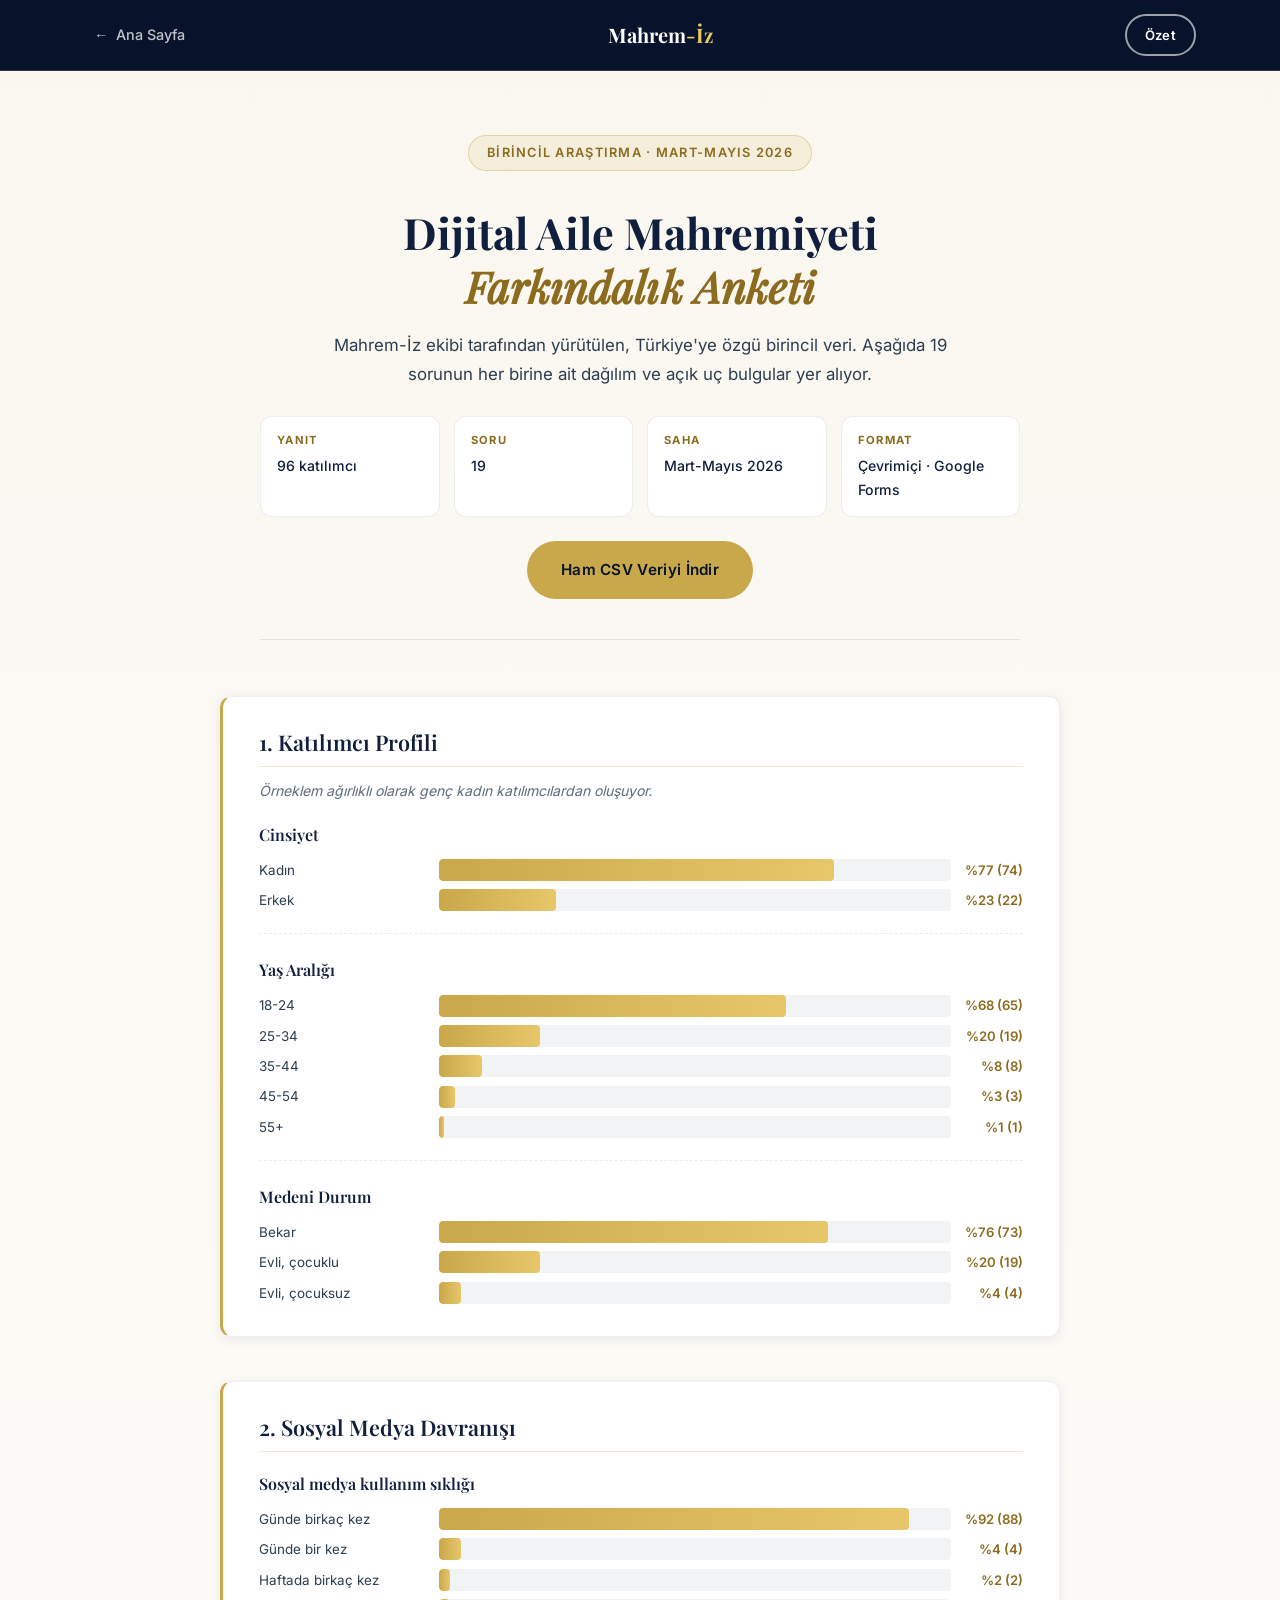
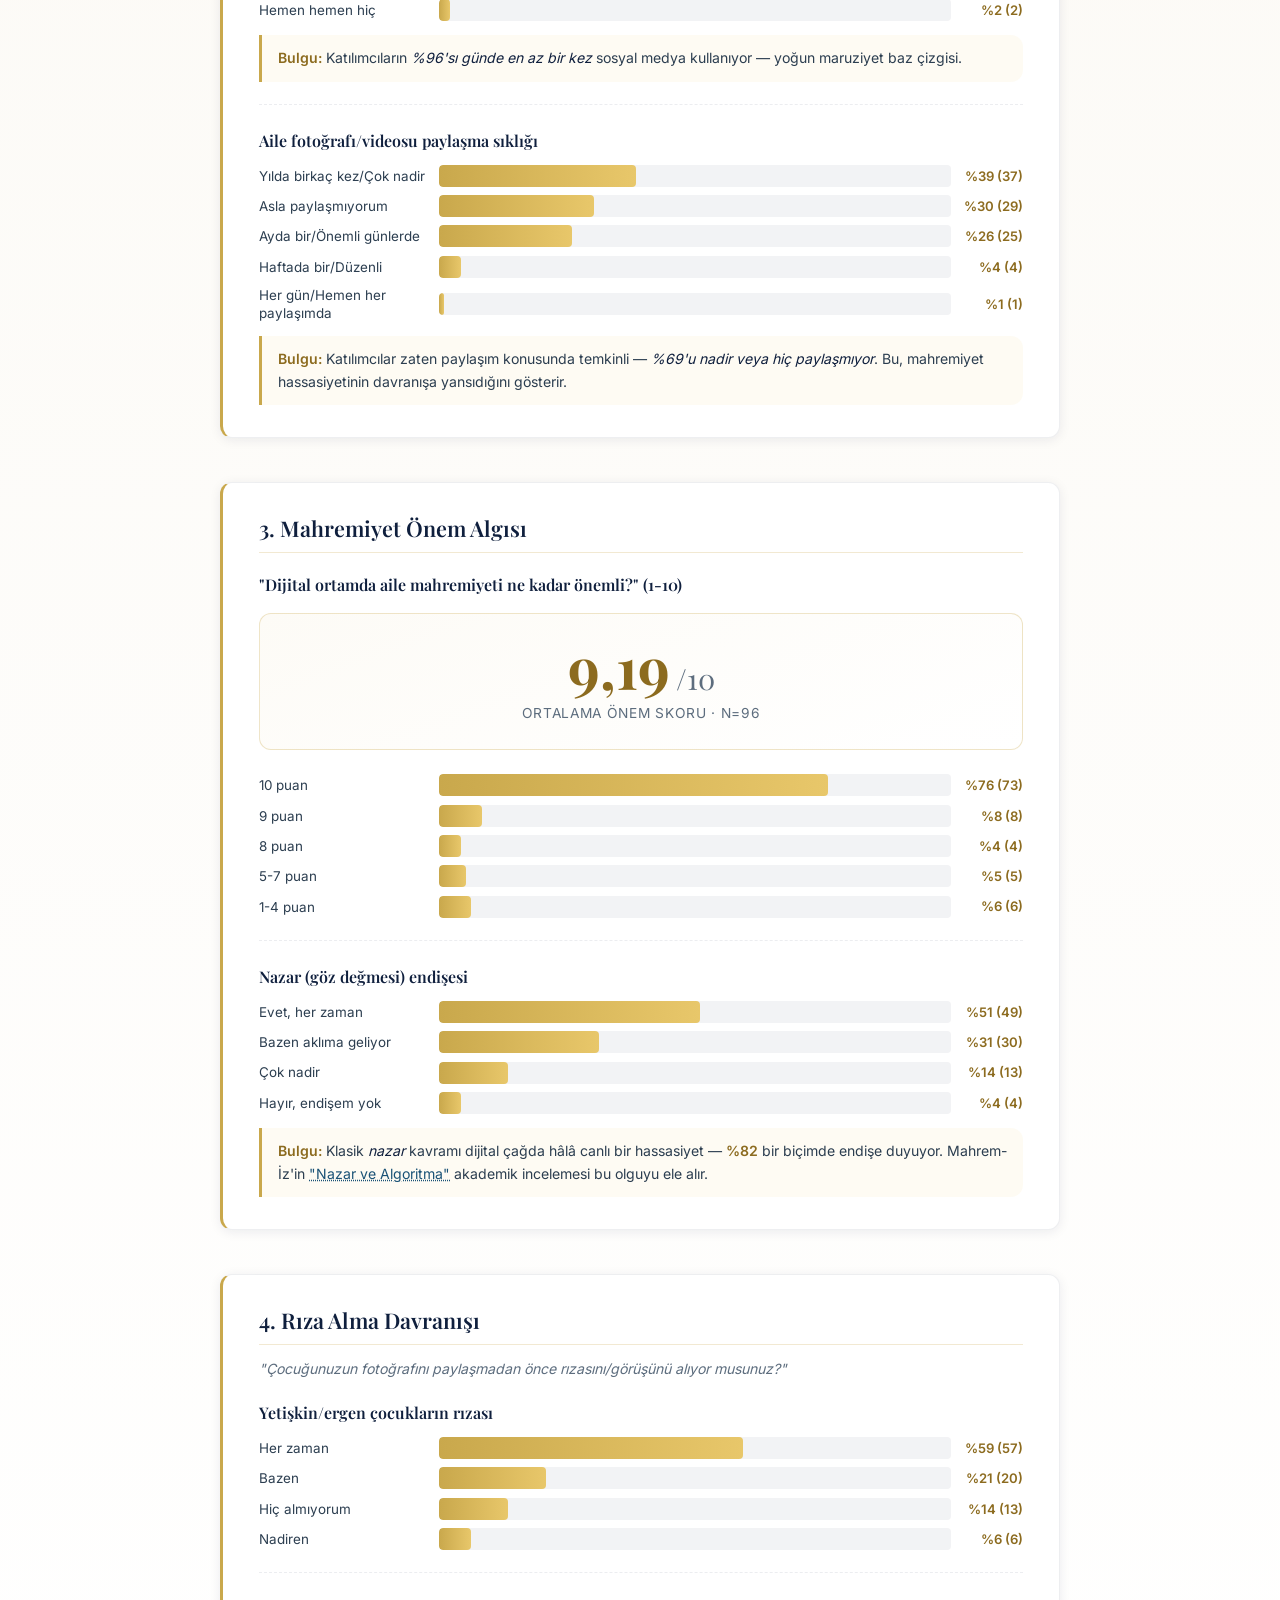
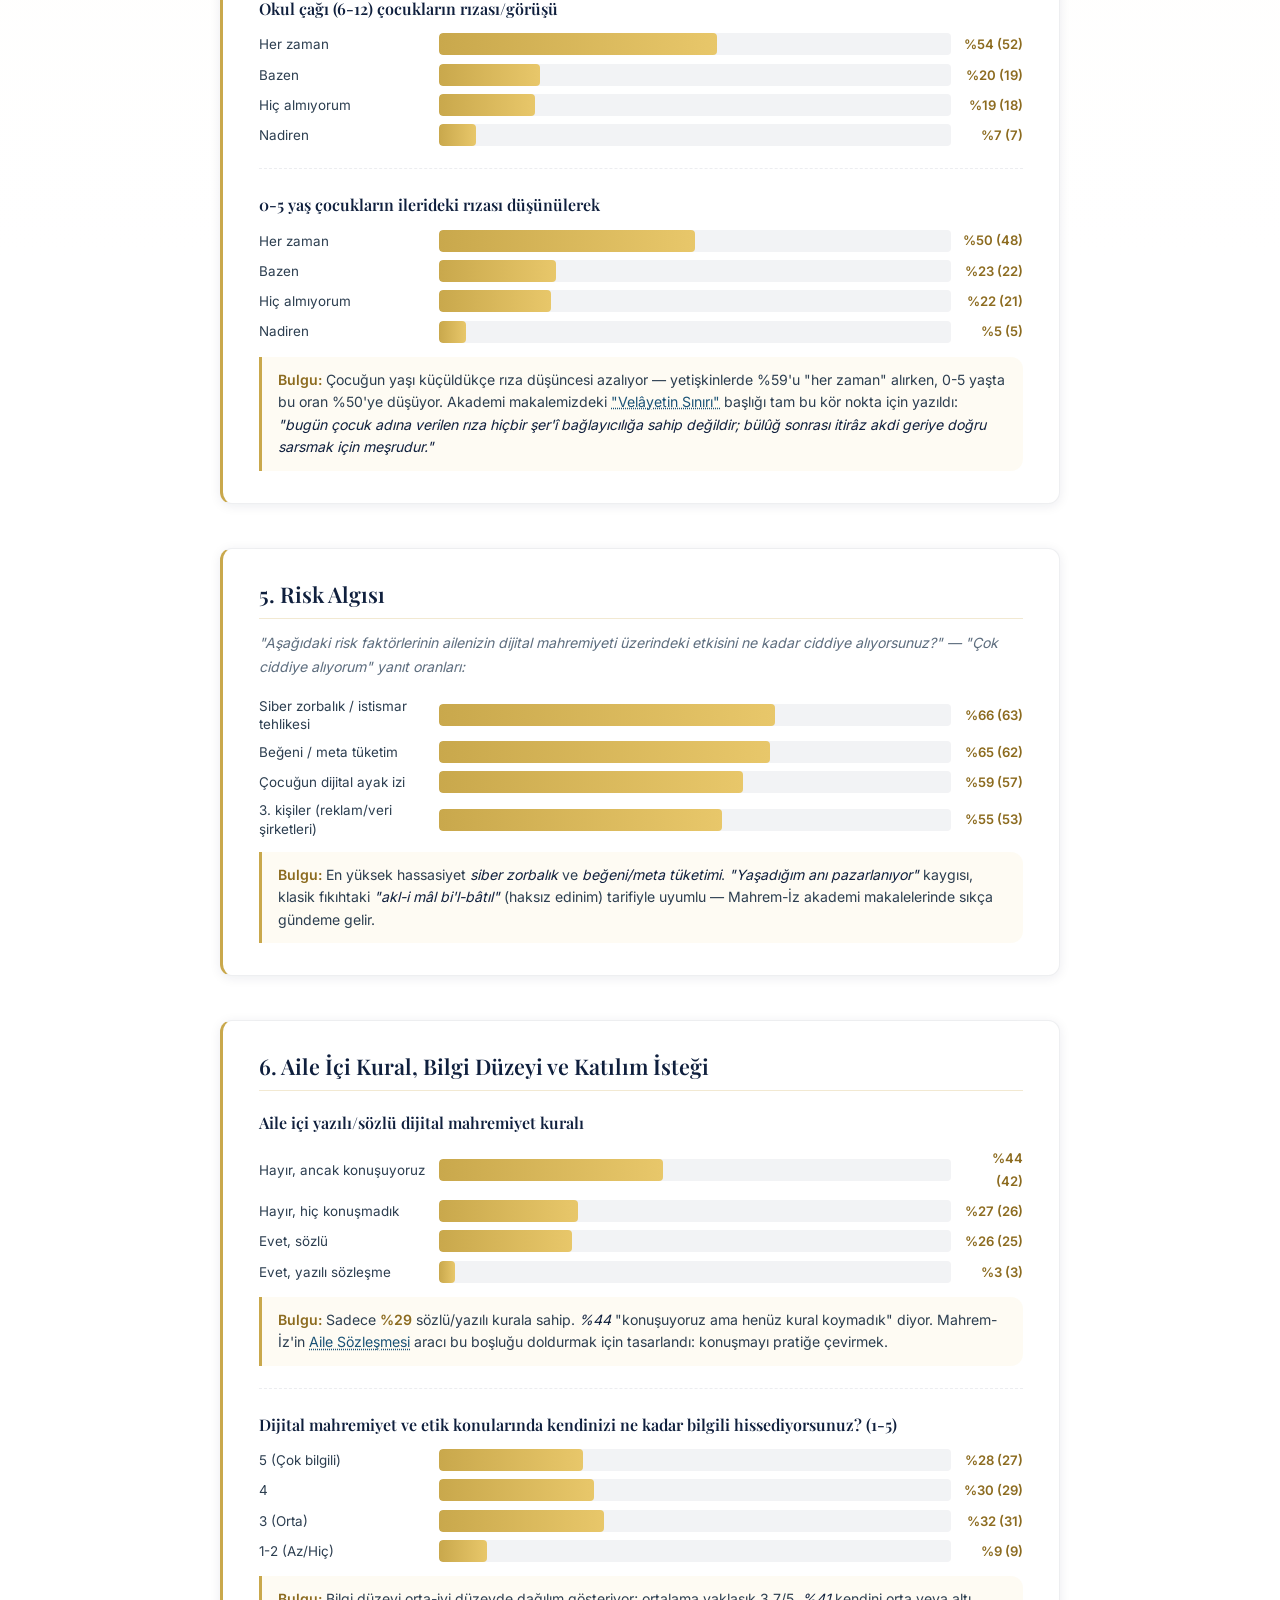
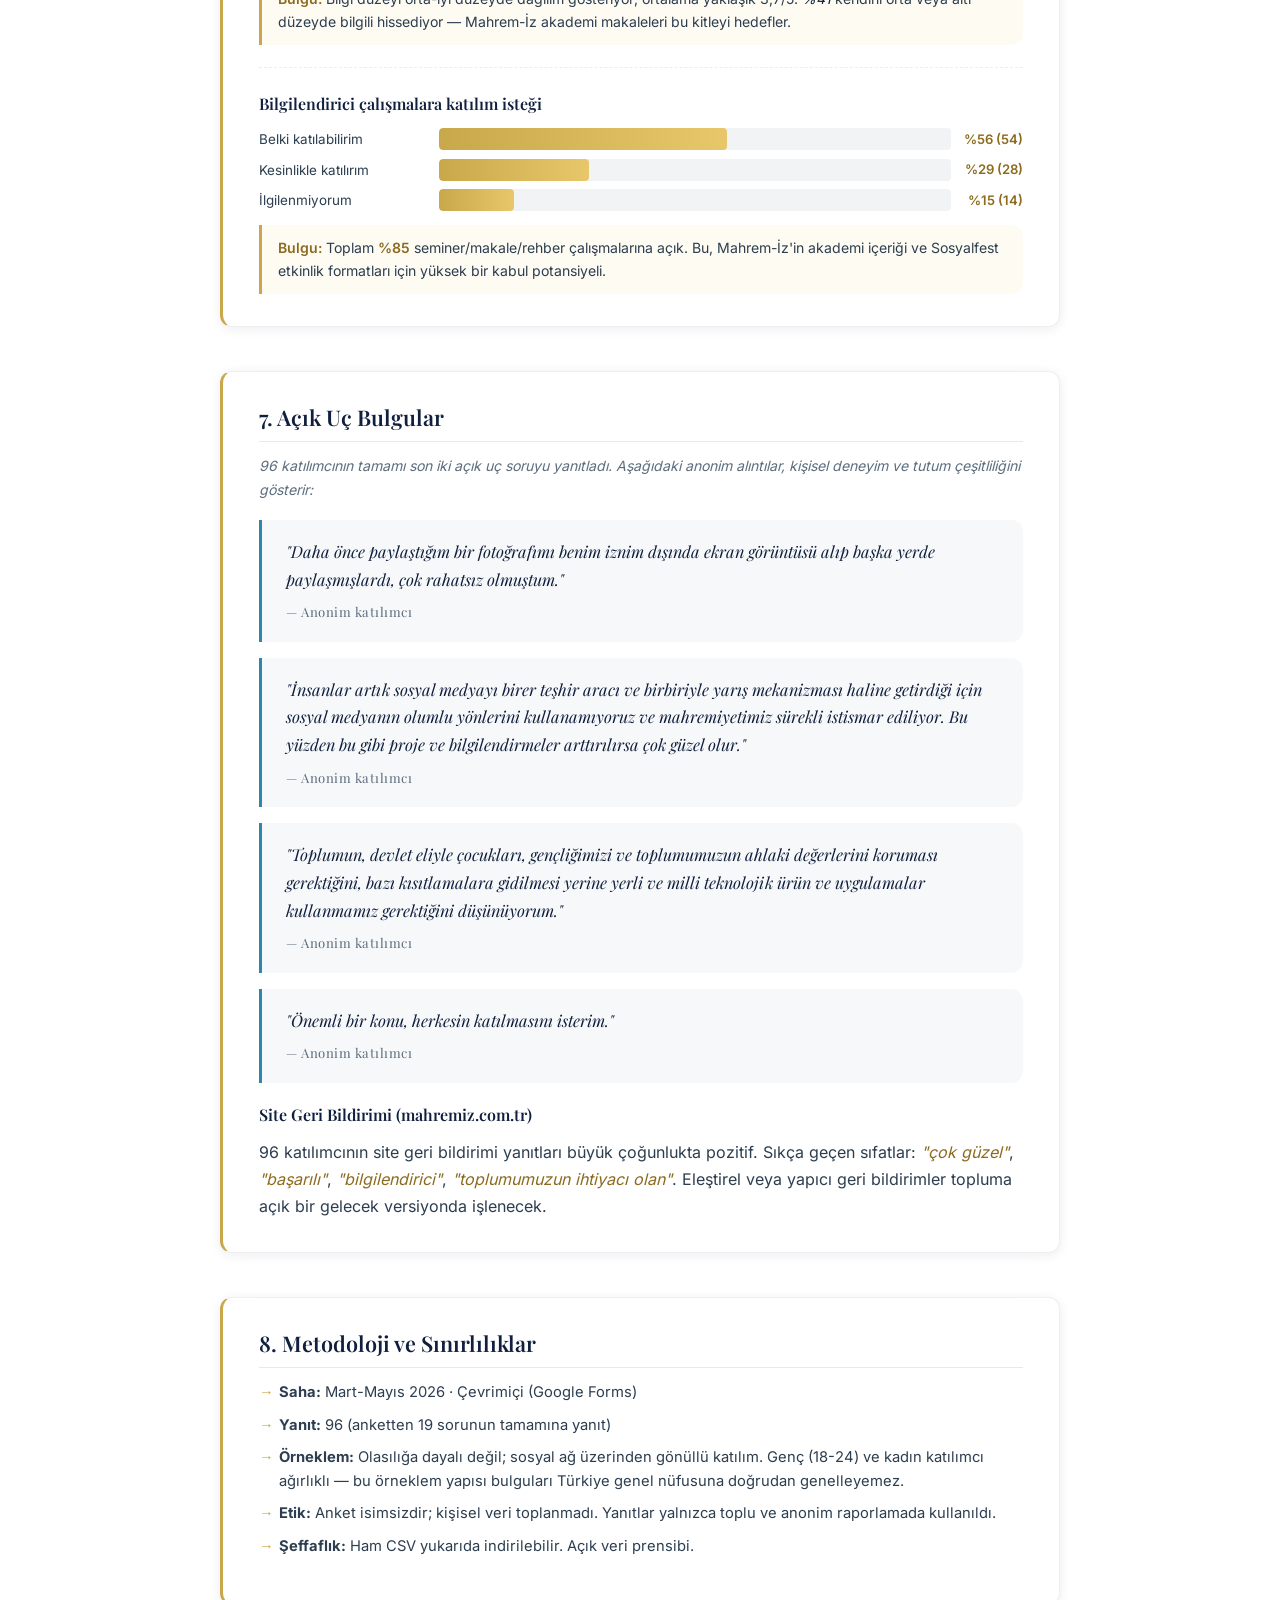
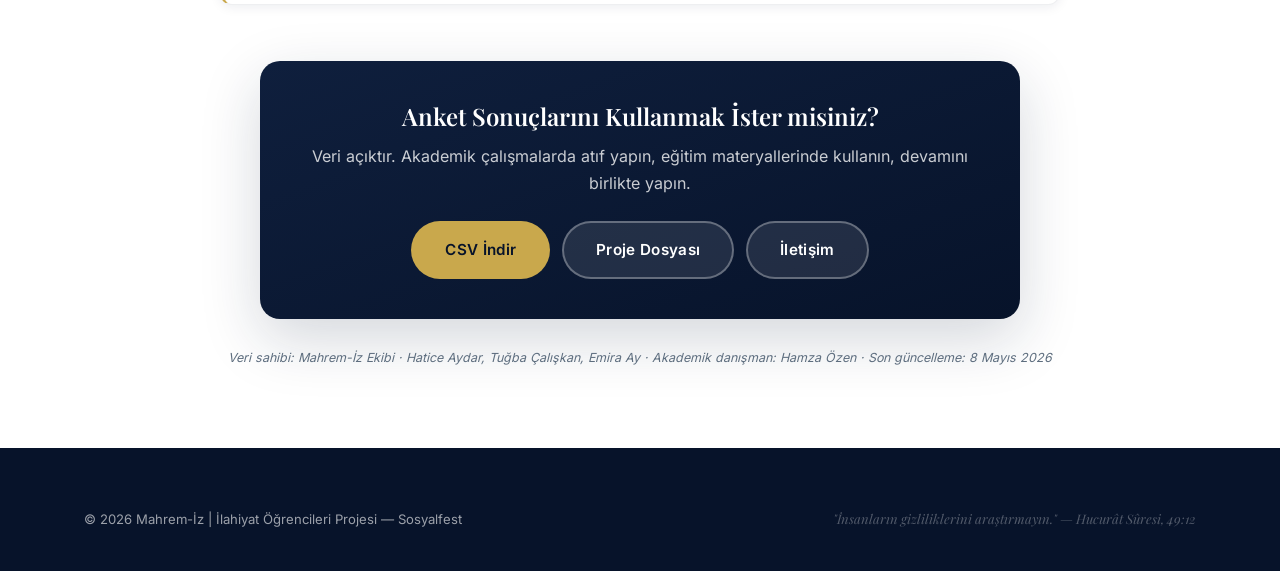
<file: anket.html>
<!DOCTYPE html>
<html lang="tr">
<head>
  <meta charset="UTF-8" />
  <meta name="viewport" content="width=device-width, initial-scale=1.0" />

  <title>Anket Raporu — Dijital Aile Mahremiyeti Farkındalık Anketi · Mahrem-İz</title>
  <meta name="description" content="Mahrem-İz ekibinin 96 katılımcıyla yürüttüğü Dijital Aile Mahremiyeti Farkındalık Anketi'nin tam raporu: demografi, davranış, tutum, risk algısı, rıza alma ve açık uç bulgular." />
  <meta name="robots" content="index, follow" />
  <link rel="canonical" href="https://mahremiz.com.tr/anket.html" />

  <meta property="og:type"        content="article" />
  <meta property="og:title"       content="Anket Raporu — Toplumsal Ayna · Mahrem-İz" />
  <meta property="og:description" content="96 katılımcı · 19 soru · Türkiye'ye özgü birincil veri. Mahremiyet önem skoru 9.19/10, nazar endişesi %82." />
  <meta property="og:url"         content="https://mahremiz.com.tr/anket.html" />
  <meta property="og:locale"      content="tr_TR" />
  <meta property="og:image"       content="https://mahremiz.com.tr/assets/og/mahrem-iz-og.jpg" />

  <link rel="manifest" href="manifest.json" />
  <meta name="theme-color" content="#0f1f3d" />
  <link rel="icon" type="image/png" href="assets/pwa/icon-192.png" />
  <link rel="apple-touch-icon" href="assets/pwa/apple-touch-icon.png" />

  <link rel="stylesheet" href="styles.css" />

  <link rel="stylesheet" href="assets/fonts/fonts.css" />

  <!-- Çerezsiz analitik (GoatCounter) -->
  <script data-goatcounter="https://mahremiz.goatcounter.com/count"
          async src="//gc.zgo.at/count.js"></script>
</head>
<body>

  <header class="doc-header">
    <div class="container doc-header-row">
      <a href="/" class="doc-back" aria-label="Ana sayfaya dön">
        <span aria-hidden="true">←</span>
        <span class="doc-back-text">Ana Sayfa</span>
      </a>
      <a href="/#hero" class="doc-brand">
        <span class="logo-text">Mahrem<span class="logo-accent">-İz</span></span>
      </a>
      <a href="/#anket" class="btn btn-outline doc-cta">Özet</a>
    </div>
  </header>

  <main class="anket-page">
    <div class="container">

      <header class="anket-hero">
        <div class="section-tag">Birincil Araştırma · Mart-Mayıs 2026</div>
        <h1>Dijital Aile Mahremiyeti<br /><em>Farkındalık Anketi</em></h1>
        <p class="anket-lede">
          Mahrem-İz ekibi tarafından yürütülen, Türkiye'ye özgü birincil veri.
          Aşağıda 19 sorunun her birine ait dağılım ve açık uç bulgular yer alıyor.
        </p>
        <dl class="proje-meta">
          <div><dt>Yanıt</dt><dd>96 katılımcı</dd></div>
          <div><dt>Soru</dt><dd>19</dd></div>
          <div><dt>Saha</dt><dd>Mart-Mayıs 2026</dd></div>
          <div><dt>Format</dt><dd>Çevrimiçi · Google Forms</dd></div>
        </dl>
        <div class="anket-hero-actions">
          <a href="Dijital Aile Mahremiyeti Farkındalık Anketi (Yanıtlar) - Form Yanıtları 1.csv"
             class="btn btn-primary" download>Ham CSV Veriyi İndir</a>
        </div>
      </header>

      <!-- DEMOGRAFİK -->
      <section class="anket-block">
        <h2>1. Katılımcı Profili</h2>
        <p class="anket-meta">Örneklem ağırlıklı olarak genç kadın katılımcılardan oluşuyor.</p>

        <div class="anket-q">
          <h3>Cinsiyet</h3>
          <div class="anket-bars">
            <div class="anket-bar"><span class="anket-bar-label">Kadın</span><div class="anket-bar-track"><div class="anket-bar-fill" style="width: 77.1%"></div></div><span class="anket-bar-pct">%77 (74)</span></div>
            <div class="anket-bar"><span class="anket-bar-label">Erkek</span><div class="anket-bar-track"><div class="anket-bar-fill" style="width: 22.9%"></div></div><span class="anket-bar-pct">%23 (22)</span></div>
          </div>
        </div>

        <div class="anket-q">
          <h3>Yaş Aralığı</h3>
          <div class="anket-bars">
            <div class="anket-bar"><span class="anket-bar-label">18-24</span><div class="anket-bar-track"><div class="anket-bar-fill" style="width: 67.7%"></div></div><span class="anket-bar-pct">%68 (65)</span></div>
            <div class="anket-bar"><span class="anket-bar-label">25-34</span><div class="anket-bar-track"><div class="anket-bar-fill" style="width: 19.8%"></div></div><span class="anket-bar-pct">%20 (19)</span></div>
            <div class="anket-bar"><span class="anket-bar-label">35-44</span><div class="anket-bar-track"><div class="anket-bar-fill" style="width: 8.3%"></div></div><span class="anket-bar-pct">%8 (8)</span></div>
            <div class="anket-bar"><span class="anket-bar-label">45-54</span><div class="anket-bar-track"><div class="anket-bar-fill" style="width: 3.1%"></div></div><span class="anket-bar-pct">%3 (3)</span></div>
            <div class="anket-bar"><span class="anket-bar-label">55+</span><div class="anket-bar-track"><div class="anket-bar-fill" style="width: 1.0%"></div></div><span class="anket-bar-pct">%1 (1)</span></div>
          </div>
        </div>

        <div class="anket-q">
          <h3>Medeni Durum</h3>
          <div class="anket-bars">
            <div class="anket-bar"><span class="anket-bar-label">Bekar</span><div class="anket-bar-track"><div class="anket-bar-fill" style="width: 76.0%"></div></div><span class="anket-bar-pct">%76 (73)</span></div>
            <div class="anket-bar"><span class="anket-bar-label">Evli, çocuklu</span><div class="anket-bar-track"><div class="anket-bar-fill" style="width: 19.8%"></div></div><span class="anket-bar-pct">%20 (19)</span></div>
            <div class="anket-bar"><span class="anket-bar-label">Evli, çocuksuz</span><div class="anket-bar-track"><div class="anket-bar-fill" style="width: 4.2%"></div></div><span class="anket-bar-pct">%4 (4)</span></div>
          </div>
        </div>
      </section>

      <!-- DAVRANIŞ -->
      <section class="anket-block">
        <h2>2. Sosyal Medya Davranışı</h2>

        <div class="anket-q">
          <h3>Sosyal medya kullanım sıklığı</h3>
          <div class="anket-bars">
            <div class="anket-bar"><span class="anket-bar-label">Günde birkaç kez</span><div class="anket-bar-track"><div class="anket-bar-fill" style="width: 91.7%"></div></div><span class="anket-bar-pct">%92 (88)</span></div>
            <div class="anket-bar"><span class="anket-bar-label">Günde bir kez</span><div class="anket-bar-track"><div class="anket-bar-fill" style="width: 4.2%"></div></div><span class="anket-bar-pct">%4 (4)</span></div>
            <div class="anket-bar"><span class="anket-bar-label">Haftada birkaç kez</span><div class="anket-bar-track"><div class="anket-bar-fill" style="width: 2.1%"></div></div><span class="anket-bar-pct">%2 (2)</span></div>
            <div class="anket-bar"><span class="anket-bar-label">Hemen hemen hiç</span><div class="anket-bar-track"><div class="anket-bar-fill" style="width: 2.1%"></div></div><span class="anket-bar-pct">%2 (2)</span></div>
          </div>
          <p class="anket-comment"><strong>Bulgu:</strong> Katılımcıların <em>%96'sı günde en az bir kez</em> sosyal medya kullanıyor — yoğun maruziyet baz çizgisi.</p>
        </div>

        <div class="anket-q">
          <h3>Aile fotoğrafı/videosu paylaşma sıklığı</h3>
          <div class="anket-bars">
            <div class="anket-bar"><span class="anket-bar-label">Yılda birkaç kez/Çok nadir</span><div class="anket-bar-track"><div class="anket-bar-fill" style="width: 38.5%"></div></div><span class="anket-bar-pct">%39 (37)</span></div>
            <div class="anket-bar"><span class="anket-bar-label">Asla paylaşmıyorum</span><div class="anket-bar-track"><div class="anket-bar-fill" style="width: 30.2%"></div></div><span class="anket-bar-pct">%30 (29)</span></div>
            <div class="anket-bar"><span class="anket-bar-label">Ayda bir/Önemli günlerde</span><div class="anket-bar-track"><div class="anket-bar-fill" style="width: 26.0%"></div></div><span class="anket-bar-pct">%26 (25)</span></div>
            <div class="anket-bar"><span class="anket-bar-label">Haftada bir/Düzenli</span><div class="anket-bar-track"><div class="anket-bar-fill" style="width: 4.2%"></div></div><span class="anket-bar-pct">%4 (4)</span></div>
            <div class="anket-bar"><span class="anket-bar-label">Her gün/Hemen her paylaşımda</span><div class="anket-bar-track"><div class="anket-bar-fill" style="width: 1.0%"></div></div><span class="anket-bar-pct">%1 (1)</span></div>
          </div>
          <p class="anket-comment"><strong>Bulgu:</strong> Katılımcılar zaten paylaşım konusunda temkinli — <em>%69'u nadir veya hiç paylaşmıyor</em>. Bu, mahremiyet hassasiyetinin davranışa yansıdığını gösterir.</p>
        </div>
      </section>

      <!-- ÖNEM + NAZAR -->
      <section class="anket-block">
        <h2>3. Mahremiyet Önem Algısı</h2>

        <div class="anket-q">
          <h3>"Dijital ortamda aile mahremiyeti ne kadar önemli?" (1-10)</h3>
          <div class="anket-big-stat">
            <div class="anket-big-num">9,19<span class="anket-num-unit">/10</span></div>
            <div class="anket-big-desc">Ortalama önem skoru · n=96</div>
          </div>
          <div class="anket-bars">
            <div class="anket-bar"><span class="anket-bar-label">10 puan</span><div class="anket-bar-track"><div class="anket-bar-fill" style="width: 76.0%"></div></div><span class="anket-bar-pct">%76 (73)</span></div>
            <div class="anket-bar"><span class="anket-bar-label">9 puan</span><div class="anket-bar-track"><div class="anket-bar-fill" style="width: 8.3%"></div></div><span class="anket-bar-pct">%8 (8)</span></div>
            <div class="anket-bar"><span class="anket-bar-label">8 puan</span><div class="anket-bar-track"><div class="anket-bar-fill" style="width: 4.2%"></div></div><span class="anket-bar-pct">%4 (4)</span></div>
            <div class="anket-bar"><span class="anket-bar-label">5-7 puan</span><div class="anket-bar-track"><div class="anket-bar-fill" style="width: 5.2%"></div></div><span class="anket-bar-pct">%5 (5)</span></div>
            <div class="anket-bar"><span class="anket-bar-label">1-4 puan</span><div class="anket-bar-track"><div class="anket-bar-fill" style="width: 6.2%"></div></div><span class="anket-bar-pct">%6 (6)</span></div>
          </div>
        </div>

        <div class="anket-q">
          <h3>Nazar (göz değmesi) endişesi</h3>
          <div class="anket-bars">
            <div class="anket-bar"><span class="anket-bar-label">Evet, her zaman</span><div class="anket-bar-track"><div class="anket-bar-fill" style="width: 51.0%"></div></div><span class="anket-bar-pct">%51 (49)</span></div>
            <div class="anket-bar"><span class="anket-bar-label">Bazen aklıma geliyor</span><div class="anket-bar-track"><div class="anket-bar-fill" style="width: 31.3%"></div></div><span class="anket-bar-pct">%31 (30)</span></div>
            <div class="anket-bar"><span class="anket-bar-label">Çok nadir</span><div class="anket-bar-track"><div class="anket-bar-fill" style="width: 13.5%"></div></div><span class="anket-bar-pct">%14 (13)</span></div>
            <div class="anket-bar"><span class="anket-bar-label">Hayır, endişem yok</span><div class="anket-bar-track"><div class="anket-bar-fill" style="width: 4.2%"></div></div><span class="anket-bar-pct">%4 (4)</span></div>
          </div>
          <p class="anket-comment"><strong>Bulgu:</strong> Klasik <em>nazar</em> kavramı dijital çağda hâlâ canlı bir hassasiyet — <strong>%82</strong> bir biçimde endişe duyuyor. Mahrem-İz'in <a href="akademi/nazar">"Nazar ve Algoritma"</a> akademik incelemesi bu olguyu ele alır.</p>
        </div>
      </section>

      <!-- RIZA ALMA -->
      <section class="anket-block">
        <h2>4. Rıza Alma Davranışı</h2>
        <p class="anket-meta">"Çocuğunuzun fotoğrafını paylaşmadan önce rızasını/görüşünü alıyor musunuz?"</p>

        <div class="anket-q">
          <h3>Yetişkin/ergen çocukların rızası</h3>
          <div class="anket-bars">
            <div class="anket-bar"><span class="anket-bar-label">Her zaman</span><div class="anket-bar-track"><div class="anket-bar-fill" style="width: 59.4%"></div></div><span class="anket-bar-pct">%59 (57)</span></div>
            <div class="anket-bar"><span class="anket-bar-label">Bazen</span><div class="anket-bar-track"><div class="anket-bar-fill" style="width: 20.8%"></div></div><span class="anket-bar-pct">%21 (20)</span></div>
            <div class="anket-bar"><span class="anket-bar-label">Hiç almıyorum</span><div class="anket-bar-track"><div class="anket-bar-fill" style="width: 13.5%"></div></div><span class="anket-bar-pct">%14 (13)</span></div>
            <div class="anket-bar"><span class="anket-bar-label">Nadiren</span><div class="anket-bar-track"><div class="anket-bar-fill" style="width: 6.2%"></div></div><span class="anket-bar-pct">%6 (6)</span></div>
          </div>
        </div>

        <div class="anket-q">
          <h3>Okul çağı (6-12) çocukların rızası/görüşü</h3>
          <div class="anket-bars">
            <div class="anket-bar"><span class="anket-bar-label">Her zaman</span><div class="anket-bar-track"><div class="anket-bar-fill" style="width: 54.2%"></div></div><span class="anket-bar-pct">%54 (52)</span></div>
            <div class="anket-bar"><span class="anket-bar-label">Bazen</span><div class="anket-bar-track"><div class="anket-bar-fill" style="width: 19.8%"></div></div><span class="anket-bar-pct">%20 (19)</span></div>
            <div class="anket-bar"><span class="anket-bar-label">Hiç almıyorum</span><div class="anket-bar-track"><div class="anket-bar-fill" style="width: 18.8%"></div></div><span class="anket-bar-pct">%19 (18)</span></div>
            <div class="anket-bar"><span class="anket-bar-label">Nadiren</span><div class="anket-bar-track"><div class="anket-bar-fill" style="width: 7.3%"></div></div><span class="anket-bar-pct">%7 (7)</span></div>
          </div>
        </div>

        <div class="anket-q">
          <h3>0-5 yaş çocukların ilerideki rızası düşünülerek</h3>
          <div class="anket-bars">
            <div class="anket-bar"><span class="anket-bar-label">Her zaman</span><div class="anket-bar-track"><div class="anket-bar-fill" style="width: 50.0%"></div></div><span class="anket-bar-pct">%50 (48)</span></div>
            <div class="anket-bar"><span class="anket-bar-label">Bazen</span><div class="anket-bar-track"><div class="anket-bar-fill" style="width: 22.9%"></div></div><span class="anket-bar-pct">%23 (22)</span></div>
            <div class="anket-bar"><span class="anket-bar-label">Hiç almıyorum</span><div class="anket-bar-track"><div class="anket-bar-fill" style="width: 21.9%"></div></div><span class="anket-bar-pct">%22 (21)</span></div>
            <div class="anket-bar"><span class="anket-bar-label">Nadiren</span><div class="anket-bar-track"><div class="anket-bar-fill" style="width: 5.2%"></div></div><span class="anket-bar-pct">%5 (5)</span></div>
          </div>
          <p class="anket-comment"><strong>Bulgu:</strong> Çocuğun yaşı küçüldükçe rıza düşüncesi azalıyor — yetişkinlerde %59'u "her zaman" alırken, 0-5 yaşta bu oran %50'ye düşüyor. Akademi makalemizdeki <a href="akademi/sharenting">"Velâyetin Sınırı"</a> başlığı tam bu kör nokta için yazıldı: <em>"bugün çocuk adına verilen rıza hiçbir şer'î bağlayıcılığa sahip değildir; bülûğ sonrası itirâz akdi geriye doğru sarsmak için meşrudur."</em></p>
        </div>
      </section>

      <!-- RİSK ALGISI -->
      <section class="anket-block">
        <h2>5. Risk Algısı</h2>
        <p class="anket-meta">"Aşağıdaki risk faktörlerinin ailenizin dijital mahremiyeti üzerindeki etkisini ne kadar ciddiye alıyorsunuz?" — "Çok ciddiye alıyorum" yanıt oranları:</p>

        <div class="anket-q">
          <div class="anket-bars">
            <div class="anket-bar"><span class="anket-bar-label">Siber zorbalık / istismar tehlikesi</span><div class="anket-bar-track"><div class="anket-bar-fill" style="width: 65.6%"></div></div><span class="anket-bar-pct">%66 (63)</span></div>
            <div class="anket-bar"><span class="anket-bar-label">Beğeni / meta tüketim</span><div class="anket-bar-track"><div class="anket-bar-fill" style="width: 64.6%"></div></div><span class="anket-bar-pct">%65 (62)</span></div>
            <div class="anket-bar"><span class="anket-bar-label">Çocuğun dijital ayak izi</span><div class="anket-bar-track"><div class="anket-bar-fill" style="width: 59.4%"></div></div><span class="anket-bar-pct">%59 (57)</span></div>
            <div class="anket-bar"><span class="anket-bar-label">3. kişiler (reklam/veri şirketleri)</span><div class="anket-bar-track"><div class="anket-bar-fill" style="width: 55.2%"></div></div><span class="anket-bar-pct">%55 (53)</span></div>
          </div>
          <p class="anket-comment"><strong>Bulgu:</strong> En yüksek hassasiyet <em>siber zorbalık</em> ve <em>beğeni/meta tüketimi</em>. <em>"Yaşadığım anı pazarlanıyor"</em> kaygısı, klasik fıkıhtaki <em>"akl-i mâl bi'l-bâtıl"</em> (haksız edinim) tarifiyle uyumlu — Mahrem-İz akademi makalelerinde sıkça gündeme gelir.</p>
        </div>
      </section>

      <!-- AİLE KURALI + BİLGİ + KATILIM -->
      <section class="anket-block">
        <h2>6. Aile İçi Kural, Bilgi Düzeyi ve Katılım İsteği</h2>

        <div class="anket-q">
          <h3>Aile içi yazılı/sözlü dijital mahremiyet kuralı</h3>
          <div class="anket-bars">
            <div class="anket-bar"><span class="anket-bar-label">Hayır, ancak konuşuyoruz</span><div class="anket-bar-track"><div class="anket-bar-fill" style="width: 43.8%"></div></div><span class="anket-bar-pct">%44 (42)</span></div>
            <div class="anket-bar"><span class="anket-bar-label">Hayır, hiç konuşmadık</span><div class="anket-bar-track"><div class="anket-bar-fill" style="width: 27.1%"></div></div><span class="anket-bar-pct">%27 (26)</span></div>
            <div class="anket-bar"><span class="anket-bar-label">Evet, sözlü</span><div class="anket-bar-track"><div class="anket-bar-fill" style="width: 26.0%"></div></div><span class="anket-bar-pct">%26 (25)</span></div>
            <div class="anket-bar"><span class="anket-bar-label">Evet, yazılı sözleşme</span><div class="anket-bar-track"><div class="anket-bar-fill" style="width: 3.1%"></div></div><span class="anket-bar-pct">%3 (3)</span></div>
          </div>
          <p class="anket-comment"><strong>Bulgu:</strong> Sadece <strong>%29</strong> sözlü/yazılı kurala sahip. <em>%44</em> "konuşuyoruz ama henüz kural koymadık" diyor. Mahrem-İz'in <a href="/#rehber">Aile Sözleşmesi</a> aracı bu boşluğu doldurmak için tasarlandı: konuşmayı pratiğe çevirmek.</p>
        </div>

        <div class="anket-q">
          <h3>Dijital mahremiyet ve etik konularında kendinizi ne kadar bilgili hissediyorsunuz? (1-5)</h3>
          <div class="anket-bars">
            <div class="anket-bar"><span class="anket-bar-label">5 (Çok bilgili)</span><div class="anket-bar-track"><div class="anket-bar-fill" style="width: 28.1%"></div></div><span class="anket-bar-pct">%28 (27)</span></div>
            <div class="anket-bar"><span class="anket-bar-label">4</span><div class="anket-bar-track"><div class="anket-bar-fill" style="width: 30.2%"></div></div><span class="anket-bar-pct">%30 (29)</span></div>
            <div class="anket-bar"><span class="anket-bar-label">3 (Orta)</span><div class="anket-bar-track"><div class="anket-bar-fill" style="width: 32.3%"></div></div><span class="anket-bar-pct">%32 (31)</span></div>
            <div class="anket-bar"><span class="anket-bar-label">1-2 (Az/Hiç)</span><div class="anket-bar-track"><div class="anket-bar-fill" style="width: 9.4%"></div></div><span class="anket-bar-pct">%9 (9)</span></div>
          </div>
          <p class="anket-comment"><strong>Bulgu:</strong> Bilgi düzeyi orta-iyi düzeyde dağılım gösteriyor; ortalama yaklaşık 3,7/5. <em>%41</em> kendini orta veya altı düzeyde bilgili hissediyor — Mahrem-İz akademi makaleleri bu kitleyi hedefler.</p>
        </div>

        <div class="anket-q">
          <h3>Bilgilendirici çalışmalara katılım isteği</h3>
          <div class="anket-bars">
            <div class="anket-bar"><span class="anket-bar-label">Belki katılabilirim</span><div class="anket-bar-track"><div class="anket-bar-fill" style="width: 56.3%"></div></div><span class="anket-bar-pct">%56 (54)</span></div>
            <div class="anket-bar"><span class="anket-bar-label">Kesinlikle katılırım</span><div class="anket-bar-track"><div class="anket-bar-fill" style="width: 29.2%"></div></div><span class="anket-bar-pct">%29 (28)</span></div>
            <div class="anket-bar"><span class="anket-bar-label">İlgilenmiyorum</span><div class="anket-bar-track"><div class="anket-bar-fill" style="width: 14.6%"></div></div><span class="anket-bar-pct">%15 (14)</span></div>
          </div>
          <p class="anket-comment"><strong>Bulgu:</strong> Toplam <strong>%85</strong> seminer/makale/rehber çalışmalarına açık. Bu, Mahrem-İz'in akademi içeriği ve Sosyalfest etkinlik formatları için yüksek bir kabul potansiyeli.</p>
        </div>
      </section>

      <!-- AÇIK UÇ -->
      <section class="anket-block">
        <h2>7. Açık Uç Bulgular</h2>
        <p class="anket-meta">96 katılımcının tamamı son iki açık uç soruyu yanıtladı. Aşağıdaki anonim alıntılar, kişisel deneyim ve tutum çeşitliliğini gösterir:</p>

        <blockquote class="anket-quote">
          "Daha önce paylaştığım bir fotoğrafımı benim iznim dışında ekran görüntüsü alıp başka yerde paylaşmışlardı, çok rahatsız olmuştum."
          <cite>— Anonim katılımcı</cite>
        </blockquote>

        <blockquote class="anket-quote">
          "İnsanlar artık sosyal medyayı birer teşhir aracı ve birbiriyle yarış mekanizması haline getirdiği için sosyal medyanın olumlu yönlerini kullanamıyoruz ve mahremiyetimiz sürekli istismar ediliyor. Bu yüzden bu gibi proje ve bilgilendirmeler arttırılırsa çok güzel olur."
          <cite>— Anonim katılımcı</cite>
        </blockquote>

        <blockquote class="anket-quote">
          "Toplumun, devlet eliyle çocukları, gençliğimizi ve toplumumuzun ahlaki değerlerini koruması gerektiğini, bazı kısıtlamalara gidilmesi yerine yerli ve milli teknolojik ürün ve uygulamalar kullanmamız gerektiğini düşünüyorum."
          <cite>— Anonim katılımcı</cite>
        </blockquote>

        <blockquote class="anket-quote">
          "Önemli bir konu, herkesin katılmasını isterim."
          <cite>— Anonim katılımcı</cite>
        </blockquote>

        <h3>Site Geri Bildirimi (mahremiz.com.tr)</h3>
        <p>96 katılımcının site geri bildirimi yanıtları büyük çoğunlukta pozitif. Sıkça geçen sıfatlar: <em>"çok güzel"</em>, <em>"başarılı"</em>, <em>"bilgilendirici"</em>, <em>"toplumumuzun ihtiyacı olan"</em>. Eleştirel veya yapıcı geri bildirimler topluma açık bir gelecek versiyonda işlenecek.</p>
      </section>

      <!-- METODOLOJİ -->
      <section class="anket-block">
        <h2>8. Metodoloji ve Sınırlılıklar</h2>
        <ul class="proje-list">
          <li><strong>Saha:</strong> Mart-Mayıs 2026 · Çevrimiçi (Google Forms)</li>
          <li><strong>Yanıt:</strong> 96 (anketten 19 sorunun tamamına yanıt)</li>
          <li><strong>Örneklem:</strong> Olasılığa dayalı değil; sosyal ağ üzerinden gönüllü katılım. Genç (18-24) ve kadın katılımcı ağırlıklı — bu örneklem yapısı bulguları Türkiye genel nüfusuna doğrudan genelleyemez.</li>
          <li><strong>Etik:</strong> Anket isimsizdir; kişisel veri toplanmadı. Yanıtlar yalnızca toplu ve anonim raporlamada kullanıldı.</li>
          <li><strong>Şeffaflık:</strong> Ham CSV yukarıda indirilebilir. Açık veri prensibi.</li>
        </ul>
      </section>

      <!-- ÇAĞRI -->
      <div class="proje-cta">
        <h2>Anket Sonuçlarını Kullanmak İster misiniz?</h2>
        <p>
          Veri açıktır. Akademik çalışmalarda atıf yapın, eğitim materyallerinde kullanın,
          devamını birlikte yapın.
        </p>
        <div class="proje-cta-buttons">
          <a href="Dijital Aile Mahremiyeti Farkındalık Anketi (Yanıtlar) - Form Yanıtları 1.csv"
             class="btn btn-primary" download>CSV İndir</a>
          <a href="sosyalfest" class="btn btn-secondary">Proje Dosyası</a>
          <a href="/#iletisim" class="btn btn-secondary">İletişim</a>
        </div>
      </div>

      <p class="proje-meta-footer">
        Veri sahibi: Mahrem-İz Ekibi · Hatice Aydar, Tuğba Çalışkan, Emira Ay ·
        Akademik danışman: Hamza Özen ·
        Son güncelleme: 8 Mayıs 2026
      </p>

    </div>
  </main>

  <footer class="footer">
    <div class="container">
      <div class="footer-bottom">
        <p>© 2026 Mahrem-İz | İlahiyat Öğrencileri Projesi — Sosyalfest</p>
        <p class="footer-verse">"İnsanların gizliliklerini araştırmayın." — Hucurât Sûresi, 49:12</p>
      </div>
    </div>
  </footer>

</body>
</html>
</file>
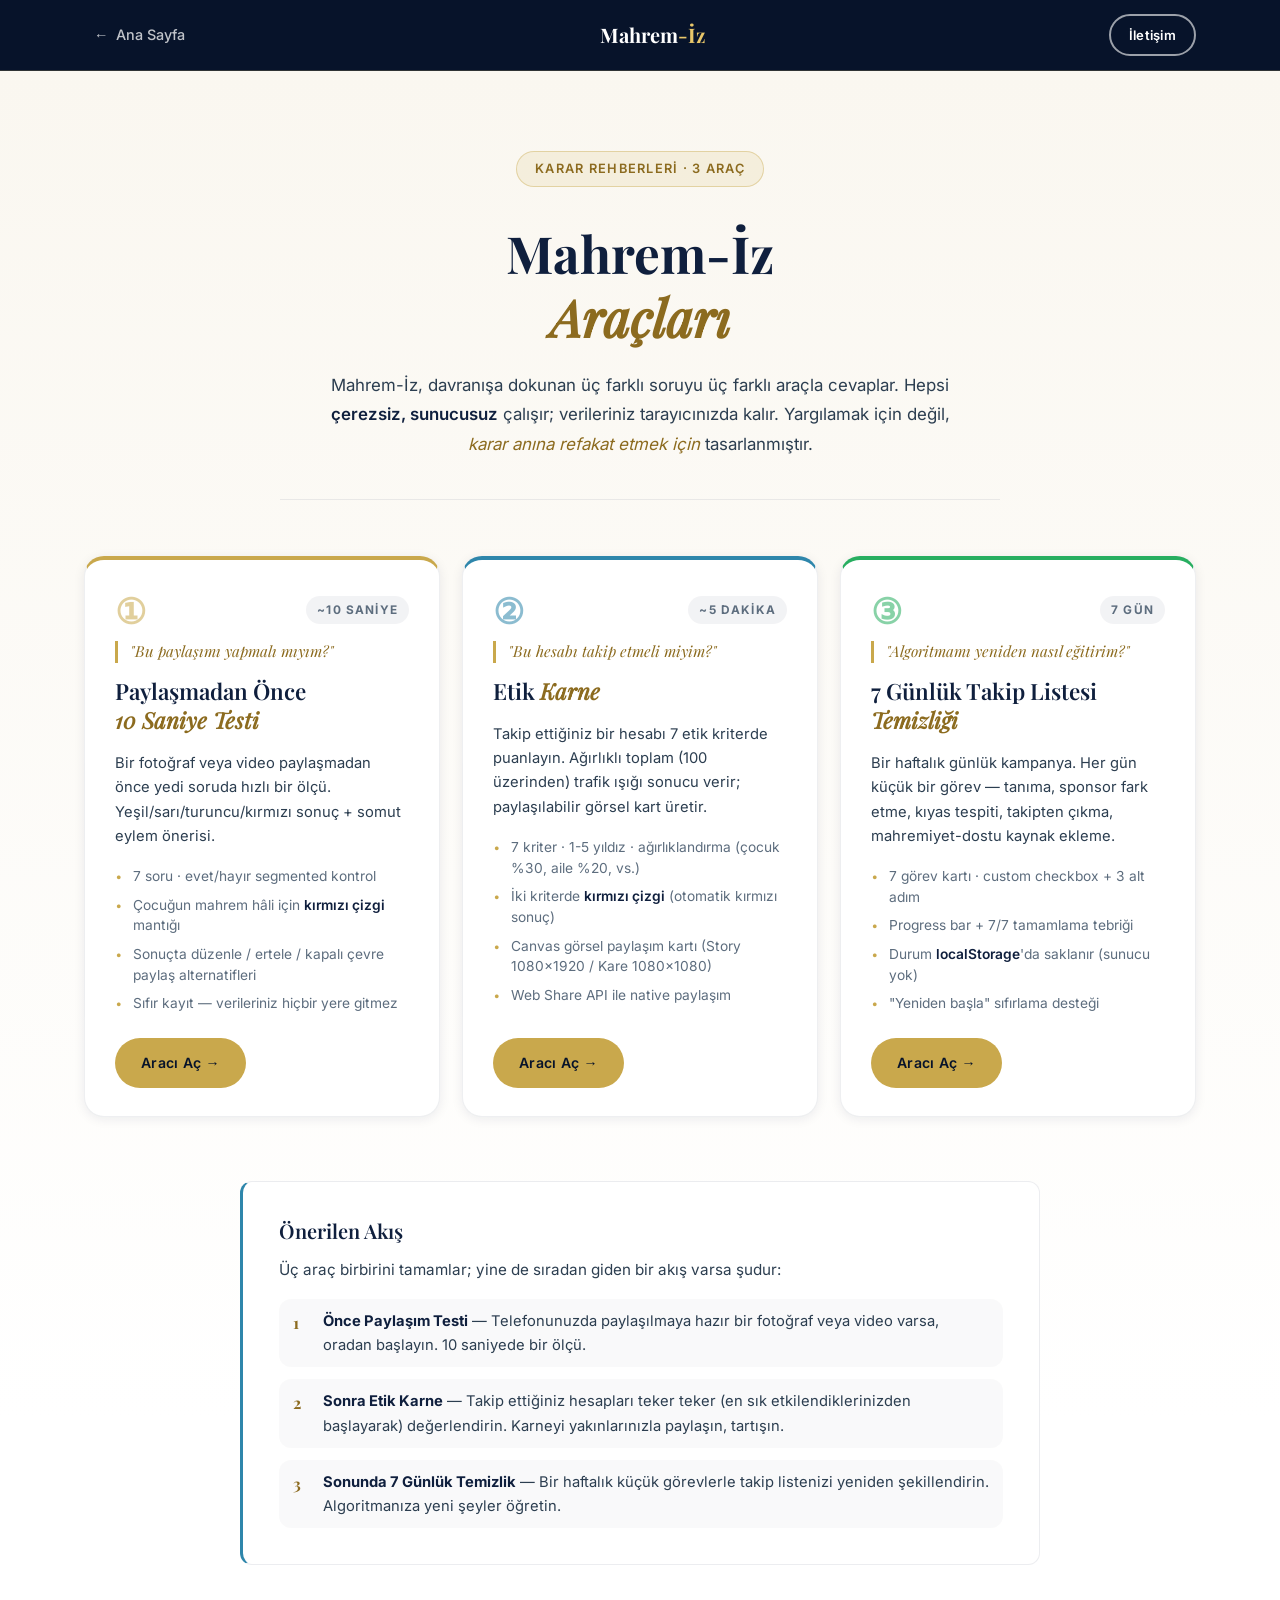
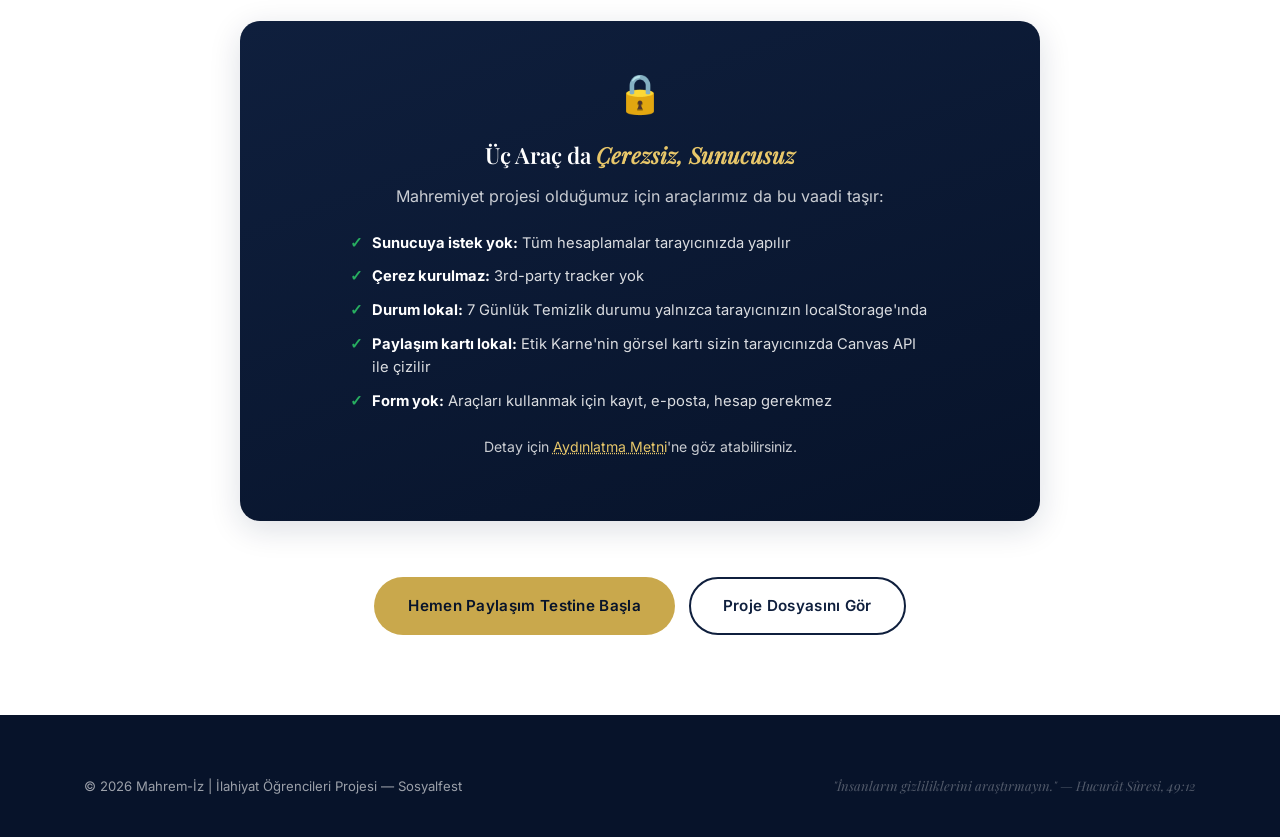
<file: araclar.html>
<!DOCTYPE html>
<html lang="tr">
<head>
  <meta charset="UTF-8" />
  <meta name="viewport" content="width=device-width, initial-scale=1.0" />

  <title>Araçlar — Mahrem-İz</title>
  <meta name="description" content="Mahrem-İz'in üç davranış-değiştirici aracı: Paylaşmadan Önce 10 Saniye Testi, Etik Karne ve 7 Günlük Takip Listesi Temizliği. Hepsi çerezsiz, sunucusuz, mahremiyet-dostu." />
  <meta name="robots" content="index, follow" />
  <link rel="canonical" href="https://mahremiz.com.tr/araclar.html" />

  <meta property="og:type"        content="website" />
  <meta property="og:title"       content="Mahrem-İz Araçları" />
  <meta property="og:description" content="Üç araç: Paylaşmadan Önce Testi · Etik Karne · 7 Günlük Temizlik. Davranışı doğrudan değiştiren karar rehberleri." />
  <meta property="og:url"         content="https://mahremiz.com.tr/araclar.html" />
  <meta property="og:locale"      content="tr_TR" />
  <meta property="og:image"       content="https://mahremiz.com.tr/assets/og/mahrem-iz-og.jpg" />

  <link rel="manifest" href="manifest.json" />
  <meta name="theme-color" content="#0f1f3d" />
  <link rel="icon" type="image/png" href="assets/pwa/icon-192.png" />
  <link rel="apple-touch-icon" href="assets/pwa/apple-touch-icon.png" />

  <link rel="stylesheet" href="styles.css" />

  <link rel="stylesheet" href="assets/fonts/fonts.css" />

  <!-- Çerezsiz analitik (GoatCounter) -->
  <script data-goatcounter="https://mahremiz.goatcounter.com/count"
          async src="//gc.zgo.at/count.js"></script>
</head>
<body>

  <!-- DOC HEADER -->
  <header class="doc-header">
    <div class="container doc-header-row">
      <a href="/" class="doc-back" aria-label="Ana sayfaya dön">
        <span aria-hidden="true">←</span>
        <span class="doc-back-text">Ana Sayfa</span>
      </a>
      <a href="/#hero" class="doc-brand">
        <span class="logo-text">Mahrem<span class="logo-accent">-İz</span></span>
      </a>
      <a href="/#iletisim" class="btn btn-outline doc-cta">İletişim</a>
    </div>
  </header>

  <!-- ARAÇLAR HUB -->
  <main class="hub-page">
    <div class="container">

      <!-- HERO -->
      <header class="hub-hero">
        <div class="section-tag">Karar Rehberleri · 3 Araç</div>
        <h1>Mahrem-İz<br /><em>Araçları</em></h1>
        <p class="hub-lede">
          Mahrem-İz, davranışa dokunan üç farklı soruyu üç farklı araçla cevaplar.
          Hepsi <strong>çerezsiz, sunucusuz</strong> çalışır; verileriniz tarayıcınızda
          kalır. Yargılamak için değil, <em>karar anına refakat etmek için</em>
          tasarlanmıştır.
        </p>
      </header>

      <!-- 3 ARAÇ KARTI -->
      <div class="hub-grid">

        <article class="hub-card hub-card--paylasim">
          <div class="hub-card-head">
            <div class="hub-card-num" aria-hidden="true">①</div>
            <div class="hub-card-time">~10 saniye</div>
          </div>
          <div class="hub-card-question">"Bu paylaşımı yapmalı mıyım?"</div>
          <h2>Paylaşmadan Önce<br /><em>10 Saniye Testi</em></h2>
          <p class="hub-card-desc">
            Bir fotoğraf veya video paylaşmadan önce yedi soruda hızlı bir ölçü.
            Yeşil/sarı/turuncu/kırmızı sonuç + somut eylem önerisi.
          </p>
          <ul class="hub-card-features">
            <li>7 soru · evet/hayır segmented kontrol</li>
            <li>Çocuğun mahrem hâli için <strong>kırmızı çizgi</strong> mantığı</li>
            <li>Sonuçta düzenle / ertele / kapalı çevre paylaş alternatifleri</li>
            <li>Sıfır kayıt — verileriniz hiçbir yere gitmez</li>
          </ul>
          <a href="/#paylasim-testi" class="btn btn-primary hub-card-cta">Aracı Aç →</a>
        </article>

        <article class="hub-card hub-card--karne">
          <div class="hub-card-head">
            <div class="hub-card-num" aria-hidden="true">②</div>
            <div class="hub-card-time">~5 dakika</div>
          </div>
          <div class="hub-card-question">"Bu hesabı takip etmeli miyim?"</div>
          <h2>Etik <em>Karne</em></h2>
          <p class="hub-card-desc">
            Takip ettiğiniz bir hesabı 7 etik kriterde puanlayın. Ağırlıklı toplam
            (100 üzerinden) trafik ışığı sonucu verir; paylaşılabilir görsel kart üretir.
          </p>
          <ul class="hub-card-features">
            <li>7 kriter · 1-5 yıldız · ağırlıklandırma (çocuk %30, aile %20, vs.)</li>
            <li>İki kriterde <strong>kırmızı çizgi</strong> (otomatik kırmızı sonuç)</li>
            <li>Canvas görsel paylaşım kartı (Story 1080×1920 / Kare 1080×1080)</li>
            <li>Web Share API ile native paylaşım</li>
          </ul>
          <a href="/#karne" class="btn btn-primary hub-card-cta">Aracı Aç →</a>
        </article>

        <article class="hub-card hub-card--temizlik">
          <div class="hub-card-head">
            <div class="hub-card-num" aria-hidden="true">③</div>
            <div class="hub-card-time">7 gün</div>
          </div>
          <div class="hub-card-question">"Algoritmamı yeniden nasıl eğitirim?"</div>
          <h2>7 Günlük Takip Listesi<br /><em>Temizliği</em></h2>
          <p class="hub-card-desc">
            Bir haftalık günlük kampanya. Her gün küçük bir görev — tanıma,
            sponsor fark etme, kıyas tespiti, takipten çıkma, mahremiyet-dostu
            kaynak ekleme.
          </p>
          <ul class="hub-card-features">
            <li>7 görev kartı · custom checkbox + 3 alt adım</li>
            <li>Progress bar + 7/7 tamamlama tebriği</li>
            <li>Durum <strong>localStorage</strong>'da saklanır (sunucu yok)</li>
            <li>"Yeniden başla" sıfırlama desteği</li>
          </ul>
          <a href="/#temizlik-7gun" class="btn btn-primary hub-card-cta">Aracı Aç →</a>
        </article>

      </div>

      <!-- AKIŞ ÖNERİSİ -->
      <section class="hub-flow">
        <h2>Önerilen Akış</h2>
        <p>
          Üç araç birbirini tamamlar; yine de sıradan giden bir akış varsa şudur:
        </p>
        <ol class="hub-flow-list">
          <li>
            <strong>Önce Paylaşım Testi</strong> — Telefonunuzda paylaşılmaya hazır
            bir fotoğraf veya video varsa, oradan başlayın. 10 saniyede bir ölçü.
          </li>
          <li>
            <strong>Sonra Etik Karne</strong> — Takip ettiğiniz hesapları teker teker
            (en sık etkilendiklerinizden başlayarak) değerlendirin. Karneyi yakınlarınızla
            paylaşın, tartışın.
          </li>
          <li>
            <strong>Sonunda 7 Günlük Temizlik</strong> — Bir haftalık küçük görevlerle
            takip listenizi yeniden şekillendirin. Algoritmanıza yeni şeyler öğretin.
          </li>
        </ol>
      </section>

      <!-- GİZLİLİK VAADİ -->
      <section class="hub-privacy">
        <div class="hub-privacy-icon" aria-hidden="true">🔒</div>
        <h2>Üç Araç da <em>Çerezsiz, Sunucusuz</em></h2>
        <p>
          Mahremiyet projesi olduğumuz için araçlarımız da bu vaadi taşır:
        </p>
        <ul class="hub-privacy-list">
          <li><strong>Sunucuya istek yok:</strong> Tüm hesaplamalar tarayıcınızda yapılır</li>
          <li><strong>Çerez kurulmaz:</strong> 3rd-party tracker yok</li>
          <li><strong>Durum lokal:</strong> 7 Günlük Temizlik durumu yalnızca tarayıcınızın localStorage'ında</li>
          <li><strong>Paylaşım kartı lokal:</strong> Etik Karne'nin görsel kartı sizin tarayıcınızda Canvas API ile çizilir</li>
          <li><strong>Form yok:</strong> Araçları kullanmak için kayıt, e-posta, hesap gerekmez</li>
        </ul>
        <p class="hub-privacy-note">
          Detay için <a href="kvkk">Aydınlatma Metni</a>'ne göz atabilirsiniz.
        </p>
      </section>

      <!-- ALT CTA -->
      <div class="hub-bottom-cta">
        <a href="/#paylasim-testi" class="btn btn-primary">Hemen Paylaşım Testine Başla</a>
        <a href="sosyalfest" class="btn btn-secondary">Proje Dosyasını Gör</a>
      </div>

    </div>
  </main>

  <!-- FOOTER -->
  <footer class="footer">
    <div class="container">
      <div class="footer-bottom">
        <p>© 2026 Mahrem-İz | İlahiyat Öğrencileri Projesi — Sosyalfest</p>
        <p class="footer-verse">"İnsanların gizliliklerini araştırmayın." — Hucurât Sûresi, 49:12</p>
      </div>
    </div>
  </footer>

</body>
</html>
</file>
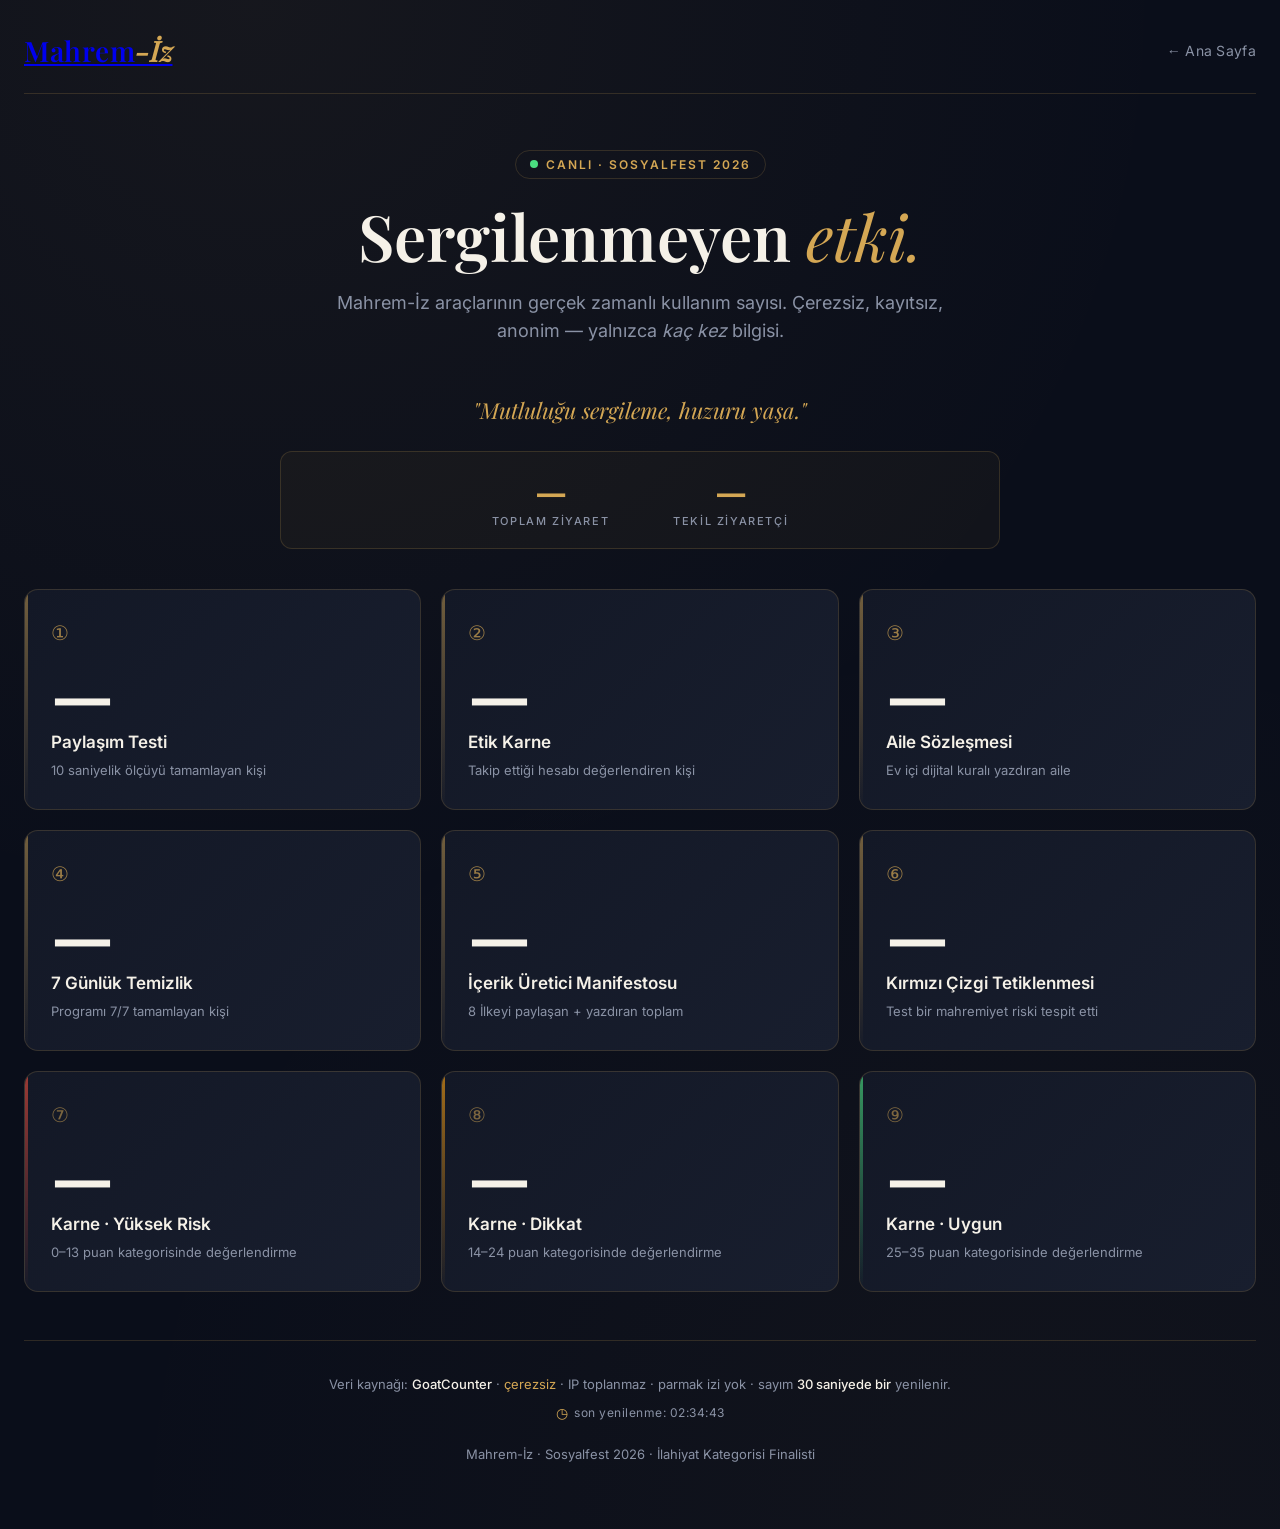
<file: etki.html>
<!DOCTYPE html>
<html lang="tr">
<head>
  <meta charset="UTF-8" />
  <meta name="viewport" content="width=device-width, initial-scale=1.0" />

  <title>Canlı Etki — Mahrem-İz</title>
  <meta name="description" content="Mahrem-İz araçlarının gerçek zamanlı kullanım sayısı. Çerezsiz, kayıtsız ölçüm — yalnızca anonim sayım." />
  <meta name="robots" content="noindex, follow" />
  <link rel="canonical" href="https://mahremiz.com.tr/etki.html" />

  <meta property="og:type"        content="website" />
  <meta property="og:title"       content="Mahrem-İz · Canlı Etki" />
  <meta property="og:description" content="Üç aracın gerçek zamanlı kullanım sayısı — çerezsiz, kayıtsız." />
  <meta property="og:url"         content="https://mahremiz.com.tr/etki.html" />
  <meta property="og:locale"      content="tr_TR" />
  <meta property="og:image"       content="https://mahremiz.com.tr/assets/og/mahrem-iz-og.jpg" />

  <link rel="manifest" href="manifest.json" />
  <meta name="theme-color" content="#0f1f3d" />
  <link rel="icon" type="image/png" href="assets/pwa/icon-192.png" />
  <link rel="apple-touch-icon" href="assets/pwa/apple-touch-icon.png" />

  <link rel="stylesheet" href="assets/fonts/fonts.css" />

  <!-- Çerezsiz analitik (GoatCounter) -->
  <script data-goatcounter="https://mahremiz.goatcounter.com/count"
          async src="//gc.zgo.at/count.js"></script>

  <style>
    :root {
      --bg:        #0a0e1a;
      --bg-card:   #131826;
      --bg-card-2: #181e2e;
      --border:    rgba(212, 167, 84, 0.18);
      --text:      #f5f1e8;
      --text-dim:  #8a92a5;
      --gold:      #d4a754;
      --gold-soft: #b8924a;
    }

    * { box-sizing: border-box; margin: 0; padding: 0; }

    html, body {
      background: var(--bg);
      color: var(--text);
      font-family: 'Inter', -apple-system, BlinkMacSystemFont, sans-serif;
      min-height: 100vh;
      overflow-x: hidden;
      -webkit-font-smoothing: antialiased;
    }

    body {
      background:
        radial-gradient(circle at 20% 0%, rgba(212, 167, 84, 0.06) 0%, transparent 50%),
        radial-gradient(circle at 80% 100%, rgba(212, 167, 84, 0.04) 0%, transparent 50%),
        var(--bg);
      padding: 32px 24px;
    }

    .etki-container {
      max-width: 1400px;
      margin: 0 auto;
    }

    /* Header */
    .etki-header {
      display: flex;
      justify-content: space-between;
      align-items: center;
      flex-wrap: wrap;
      gap: 16px;
      padding-bottom: 24px;
      margin-bottom: 32px;
      border-bottom: 1px solid var(--border);
    }
    .etki-brand {
      font-family: 'Playfair Display', serif;
      font-size: 28px;
      font-weight: 600;
      letter-spacing: 0.5px;
    }
    .etki-brand-accent { color: var(--gold); font-style: italic; }
    .etki-back {
      color: var(--text-dim);
      text-decoration: none;
      font-size: 14px;
      letter-spacing: 0.3px;
      transition: color 0.2s;
    }
    .etki-back:hover { color: var(--gold); }

    /* Hero */
    .etki-hero {
      text-align: center;
      padding: 24px 0 48px;
    }
    .etki-tag {
      display: inline-block;
      font-size: 12px;
      font-weight: 600;
      letter-spacing: 2px;
      text-transform: uppercase;
      color: var(--gold);
      padding: 6px 14px;
      border: 1px solid var(--border);
      border-radius: 100px;
      margin-bottom: 20px;
    }
    .etki-tag .live-dot {
      display: inline-block;
      width: 8px;
      height: 8px;
      background: #4ade80;
      border-radius: 50%;
      margin-right: 8px;
      vertical-align: 1px;
      animation: pulse 2s ease-in-out infinite;
    }
    @keyframes pulse {
      0%, 100% { opacity: 1; box-shadow: 0 0 0 0 rgba(74, 222, 128, 0.4); }
      50%      { opacity: 0.7; box-shadow: 0 0 0 6px rgba(74, 222, 128, 0); }
    }
    @media (prefers-reduced-motion: reduce) {
      .etki-tag .live-dot { animation: none; }
    }
    .etki-title {
      font-family: 'Playfair Display', serif;
      font-size: clamp(36px, 5vw, 64px);
      font-weight: 600;
      line-height: 1.15;
      margin-bottom: 16px;
    }
    .etki-title em {
      font-style: italic;
      color: var(--gold);
      font-weight: 400;
    }
    .etki-subtitle {
      font-size: clamp(15px, 1.4vw, 18px);
      color: var(--text-dim);
      max-width: 640px;
      margin: 0 auto;
      line-height: 1.6;
    }

    /* Grid */
    .etki-grid {
      display: grid;
      grid-template-columns: repeat(3, 1fr);
      gap: 20px;
      margin-bottom: 48px;
    }
    @media (max-width: 980px) {
      .etki-grid { grid-template-columns: repeat(2, 1fr); }
    }
    @media (max-width: 600px) {
      .etki-grid { grid-template-columns: 1fr; }
    }

    .etki-card {
      background: linear-gradient(135deg, var(--bg-card) 0%, var(--bg-card-2) 100%);
      border: 1px solid var(--border);
      border-radius: 14px;
      padding: 28px 26px;
      position: relative;
      overflow: hidden;
      transition: border-color 0.3s, transform 0.3s;
    }
    .etki-card:hover {
      border-color: rgba(212, 167, 84, 0.35);
      transform: translateY(-2px);
    }
    .etki-card::before {
      content: '';
      position: absolute;
      top: 0; left: 0;
      width: 3px; height: 100%;
      background: linear-gradient(180deg, var(--gold) 0%, transparent 100%);
      opacity: 0.5;
    }

    .etki-card-num {
      font-family: 'Playfair Display', serif;
      font-size: 20px;
      color: var(--gold);
      margin-bottom: 12px;
      opacity: 0.7;
    }
    .etki-card-value {
      font-family: 'Playfair Display', serif;
      font-size: clamp(48px, 5.5vw, 88px);
      font-weight: 700;
      color: var(--text);
      line-height: 1;
      margin-bottom: 4px;
      letter-spacing: -2px;
      transition: opacity 0.4s;
    }
    .etki-card-value.loading { opacity: 0.3; }
    .etki-card-value.updated {
      animation: bumpIn 0.5s ease-out;
    }
    @keyframes bumpIn {
      0%   { transform: scale(1); }
      40%  { transform: scale(1.05); color: var(--gold); }
      100% { transform: scale(1); color: var(--text); }
    }
    @media (prefers-reduced-motion: reduce) {
      .etki-card-value.updated { animation: none; }
      .etki-card:hover { transform: none; }
    }
    .etki-card-label {
      font-size: 17px;
      font-weight: 600;
      color: var(--text);
      margin-bottom: 8px;
      line-height: 1.3;
    }
    .etki-card-sub {
      font-size: 13px;
      color: var(--text-dim);
      line-height: 1.5;
    }

    /* Karne dağılımı kartları: 3 kademeye göre sol kenar rengi */
    .etki-card--karne.karne-yuksek::before { background: linear-gradient(180deg, #e74c3c 0%, transparent 100%); opacity: 0.65; }
    .etki-card--karne.karne-dikkat::before { background: linear-gradient(180deg, #f39c12 0%, transparent 100%); opacity: 0.65; }
    .etki-card--karne.karne-uygun::before  { background: linear-gradient(180deg, #4ade80 0%, transparent 100%); opacity: 0.65; }
    .etki-card--karne .etki-card-num { color: var(--gold); opacity: 0.55; }

    /* Footer info */
    .etki-foot {
      text-align: center;
      padding: 32px 16px;
      border-top: 1px solid var(--border);
      color: var(--text-dim);
      font-size: 13px;
      line-height: 1.7;
    }
    .etki-foot strong { color: var(--text); font-weight: 500; }
    .etki-foot .accent { color: var(--gold); }
    .etki-foot p + p { margin-top: 6px; }

    .etki-quote {
      font-family: 'Playfair Display', serif;
      font-style: italic;
      font-size: clamp(18px, 1.8vw, 22px);
      color: var(--gold);
      text-align: center;
      max-width: 720px;
      margin: 0 auto 24px;
      line-height: 1.5;
    }

    /* Site özet bandı: toplam ziyaret + tekil ziyaretçi */
    .etki-summary {
      display: flex;
      justify-content: center;
      gap: clamp(32px, 6vw, 64px);
      flex-wrap: wrap;
      max-width: 720px;
      margin: 0 auto 40px;
      padding: 20px 28px;
      border: 1px solid var(--border);
      border-radius: 12px;
      background: rgba(212, 167, 84, 0.04);
    }
    .etki-summary-item { text-align: center; }
    .etki-summary-num {
      font-family: 'Playfair Display', serif;
      font-size: clamp(28px, 3vw, 36px);
      font-weight: 700;
      color: var(--gold);
      line-height: 1;
      margin-bottom: 6px;
      letter-spacing: -0.5px;
    }
    .etki-summary-label {
      font-size: 11px;
      letter-spacing: 1.6px;
      text-transform: uppercase;
      color: var(--text-dim);
      font-weight: 500;
    }

    /* Last update timestamp */
    .etki-timestamp {
      display: inline-flex;
      align-items: center;
      gap: 6px;
      font-size: 12px;
      letter-spacing: 0.5px;
      color: var(--text-dim);
    }
    .etki-timestamp::before {
      content: '◷';
      color: var(--gold);
      font-size: 14px;
    }
  </style>
</head>
<body>

  <div class="etki-container">

    <!-- Header -->
    <header class="etki-header">
      <a href="/" class="etki-brand" aria-label="Ana sayfaya dön">
        Mahrem<span class="etki-brand-accent">-İz</span>
      </a>
      <a href="/" class="etki-back">← Ana Sayfa</a>
    </header>

    <!-- Hero -->
    <section class="etki-hero">
      <div class="etki-tag"><span class="live-dot" aria-hidden="true"></span>Canlı · Sosyalfest 2026</div>
      <h1 class="etki-title">Sergilenmeyen <em>etki.</em></h1>
      <p class="etki-subtitle">
        Mahrem-İz araçlarının gerçek zamanlı kullanım sayısı.
        Çerezsiz, kayıtsız, anonim — yalnızca <em>kaç kez</em> bilgisi.
      </p>
    </section>

    <!-- Quote -->
    <p class="etki-quote">"Mutluluğu sergileme, huzuru yaşa."</p>

    <!-- Site özet bandı: toplam ziyaret + tekil ziyaretçi -->
    <div class="etki-summary" id="etki-summary" aria-label="Site geneli ziyaret özeti">
      <div class="etki-summary-item">
        <div class="etki-summary-num" data-total>—</div>
        <div class="etki-summary-label">Toplam Ziyaret</div>
      </div>
      <div class="etki-summary-item">
        <div class="etki-summary-num" data-unique>—</div>
        <div class="etki-summary-label">Tekil Ziyaretçi</div>
      </div>
    </div>

    <!-- Metric Grid -->
    <div class="etki-grid" id="etki-grid">

      <article class="etki-card" data-event="event/paylasim-testi-completed">
        <div class="etki-card-num">①</div>
        <div class="etki-card-value loading" data-value>—</div>
        <div class="etki-card-label">Paylaşım Testi</div>
        <div class="etki-card-sub">10 saniyelik ölçüyü tamamlayan kişi</div>
      </article>

      <article class="etki-card" data-event="event/karne-completed">
        <div class="etki-card-num">②</div>
        <div class="etki-card-value loading" data-value>—</div>
        <div class="etki-card-label">Etik Karne</div>
        <div class="etki-card-sub">Takip ettiği hesabı değerlendiren kişi</div>
      </article>

      <article class="etki-card" data-event="event/sozlesme-printed">
        <div class="etki-card-num">③</div>
        <div class="etki-card-value loading" data-value>—</div>
        <div class="etki-card-label">Aile Sözleşmesi</div>
        <div class="etki-card-sub">Ev içi dijital kuralı yazdıran aile</div>
      </article>

      <article class="etki-card" data-event="event/temizlik-completed-7-7">
        <div class="etki-card-num">④</div>
        <div class="etki-card-value loading" data-value>—</div>
        <div class="etki-card-label">7 Günlük Temizlik</div>
        <div class="etki-card-sub">Programı 7/7 tamamlayan kişi</div>
      </article>

      <article class="etki-card" data-event="event/manifesto-shared,event/manifesto-printed">
        <div class="etki-card-num">⑤</div>
        <div class="etki-card-value loading" data-value>—</div>
        <div class="etki-card-label">İçerik Üretici Manifestosu</div>
        <div class="etki-card-sub">8 İlkeyi paylaşan + yazdıran toplam</div>
      </article>

      <article class="etki-card" data-event="event/paylasim-testi-redline">
        <div class="etki-card-num">⑥</div>
        <div class="etki-card-value loading" data-value>—</div>
        <div class="etki-card-label">Kırmızı Çizgi Tetiklenmesi</div>
        <div class="etki-card-sub">Test bir mahremiyet riski tespit etti</div>
      </article>

      <!-- Karne kategori dağılımı: anonim agregat (hesap adı yok, sadece kategori sayımı) -->
      <article class="etki-card etki-card--karne karne-yuksek" data-event="event/karne-yuksek-risk">
        <div class="etki-card-num">⑦</div>
        <div class="etki-card-value loading" data-value>—</div>
        <div class="etki-card-label">Karne · Yüksek Risk</div>
        <div class="etki-card-sub">0–13 puan kategorisinde değerlendirme</div>
      </article>

      <article class="etki-card etki-card--karne karne-dikkat" data-event="event/karne-dikkat">
        <div class="etki-card-num">⑧</div>
        <div class="etki-card-value loading" data-value>—</div>
        <div class="etki-card-label">Karne · Dikkat</div>
        <div class="etki-card-sub">14–24 puan kategorisinde değerlendirme</div>
      </article>

      <article class="etki-card etki-card--karne karne-uygun" data-event="event/karne-uygun">
        <div class="etki-card-num">⑨</div>
        <div class="etki-card-value loading" data-value>—</div>
        <div class="etki-card-label">Karne · Uygun</div>
        <div class="etki-card-sub">25–35 puan kategorisinde değerlendirme</div>
      </article>

    </div>

    <!-- Foot -->
    <footer class="etki-foot">
      <p>
        Veri kaynağı: <strong>GoatCounter</strong> ·
        <span class="accent">çerezsiz</span> · IP toplanmaz · parmak izi yok ·
        sayım <strong>30 saniyede bir</strong> yenilenir.
      </p>
      <p>
        <span class="etki-timestamp" id="last-update">yükleniyor…</span>
      </p>
      <p style="margin-top:18px;">
        Mahrem-İz · Sosyalfest 2026 · İlahiyat Kategorisi Finalisti
      </p>
    </footer>

  </div>

  <script>
  (function () {
    'use strict';

    var GC_BASE = 'https://mahremiz.goatcounter.com/counter/';
    var REFRESH_MS = 30000;
    var cards = document.querySelectorAll('.etki-card');
    var lastUpdate = document.getElementById('last-update');
    var prevValues = {};

    function fmt(n) {
      if (typeof n !== 'number' || !isFinite(n)) return '—';
      // Türkçe binlik ayraç
      return n.toLocaleString('tr-TR');
    }

    function fetchCount(path) {
      // GoatCounter public counter: /counter/<path>.json → { count, count_unique }
      // 404 = path için henüz hit yok → 0 (festival öncesi normal durum).
      // Diğer hatalar (network, 5xx, vb.) → null (UI "—" gösterir).
      var url = GC_BASE + path + '.json';
      return fetch(url, { cache: 'no-store' })
        .then(function (r) {
          if (r.status === 404) return 0;
          if (!r.ok) throw new Error('HTTP ' + r.status);
          return r.json().then(function (j) {
            var v = parseInt(j.count, 10);
            return isFinite(v) ? v : 0;
          });
        })
        .catch(function () { return null; });
    }

    function updateCard(card) {
      var paths = card.getAttribute('data-event').split(',');
      var valEl = card.querySelector('[data-value]');

      Promise.all(paths.map(fetchCount)).then(function (results) {
        var allFailed = results.every(function (r) { return r === null; });
        if (allFailed) {
          valEl.textContent = '—';
          valEl.classList.remove('loading');
          return;
        }
        var total = results.reduce(function (a, b) {
          return a + (b || 0);
        }, 0);

        var key = card.getAttribute('data-event');
        var prev = prevValues[key];
        valEl.textContent = fmt(total);
        valEl.classList.remove('loading');
        if (typeof prev === 'number' && total !== prev) {
          valEl.classList.remove('updated');
          // reflow to restart animation
          void valEl.offsetWidth;
          valEl.classList.add('updated');
        }
        prevValues[key] = total;
      });
    }

    function updateSummary() {
      // GoatCounter TOTAL: tüm sayfa görüntülemeleri (count) + tekil ziyaretçi (count_unique)
      fetch(GC_BASE + 'TOTAL.json', { cache: 'no-store' })
        .then(function (r) {
          if (!r.ok) return null;
          return r.json();
        })
        .then(function (j) {
          if (!j) return;
          var totalEl  = document.querySelector('[data-total]');
          var uniqueEl = document.querySelector('[data-unique]');
          var tot = parseInt(j.count, 10);
          var uni = parseInt(j.count_unique, 10);
          if (totalEl)  totalEl.textContent  = fmt(isFinite(tot) ? tot : 0);
          if (uniqueEl) uniqueEl.textContent = fmt(isFinite(uni) ? uni : 0);
        })
        .catch(function () { /* sessiz */ });
    }

    function updateAll() {
      cards.forEach(updateCard);
      updateSummary();
      var now = new Date();
      var hh = String(now.getHours()).padStart(2, '0');
      var mm = String(now.getMinutes()).padStart(2, '0');
      var ss = String(now.getSeconds()).padStart(2, '0');
      if (lastUpdate) lastUpdate.textContent = 'son yenilenme: ' + hh + ':' + mm + ':' + ss;
    }

    // İlk yükleme
    updateAll();
    setInterval(updateAll, REFRESH_MS);

    // Sekme görünür olduğunda hemen yenile (uzun süre arkaplanda kalmışsa)
    document.addEventListener('visibilitychange', function () {
      if (document.visibilityState === 'visible') updateAll();
    });
  })();
  </script>

</body>
</html>
</file>
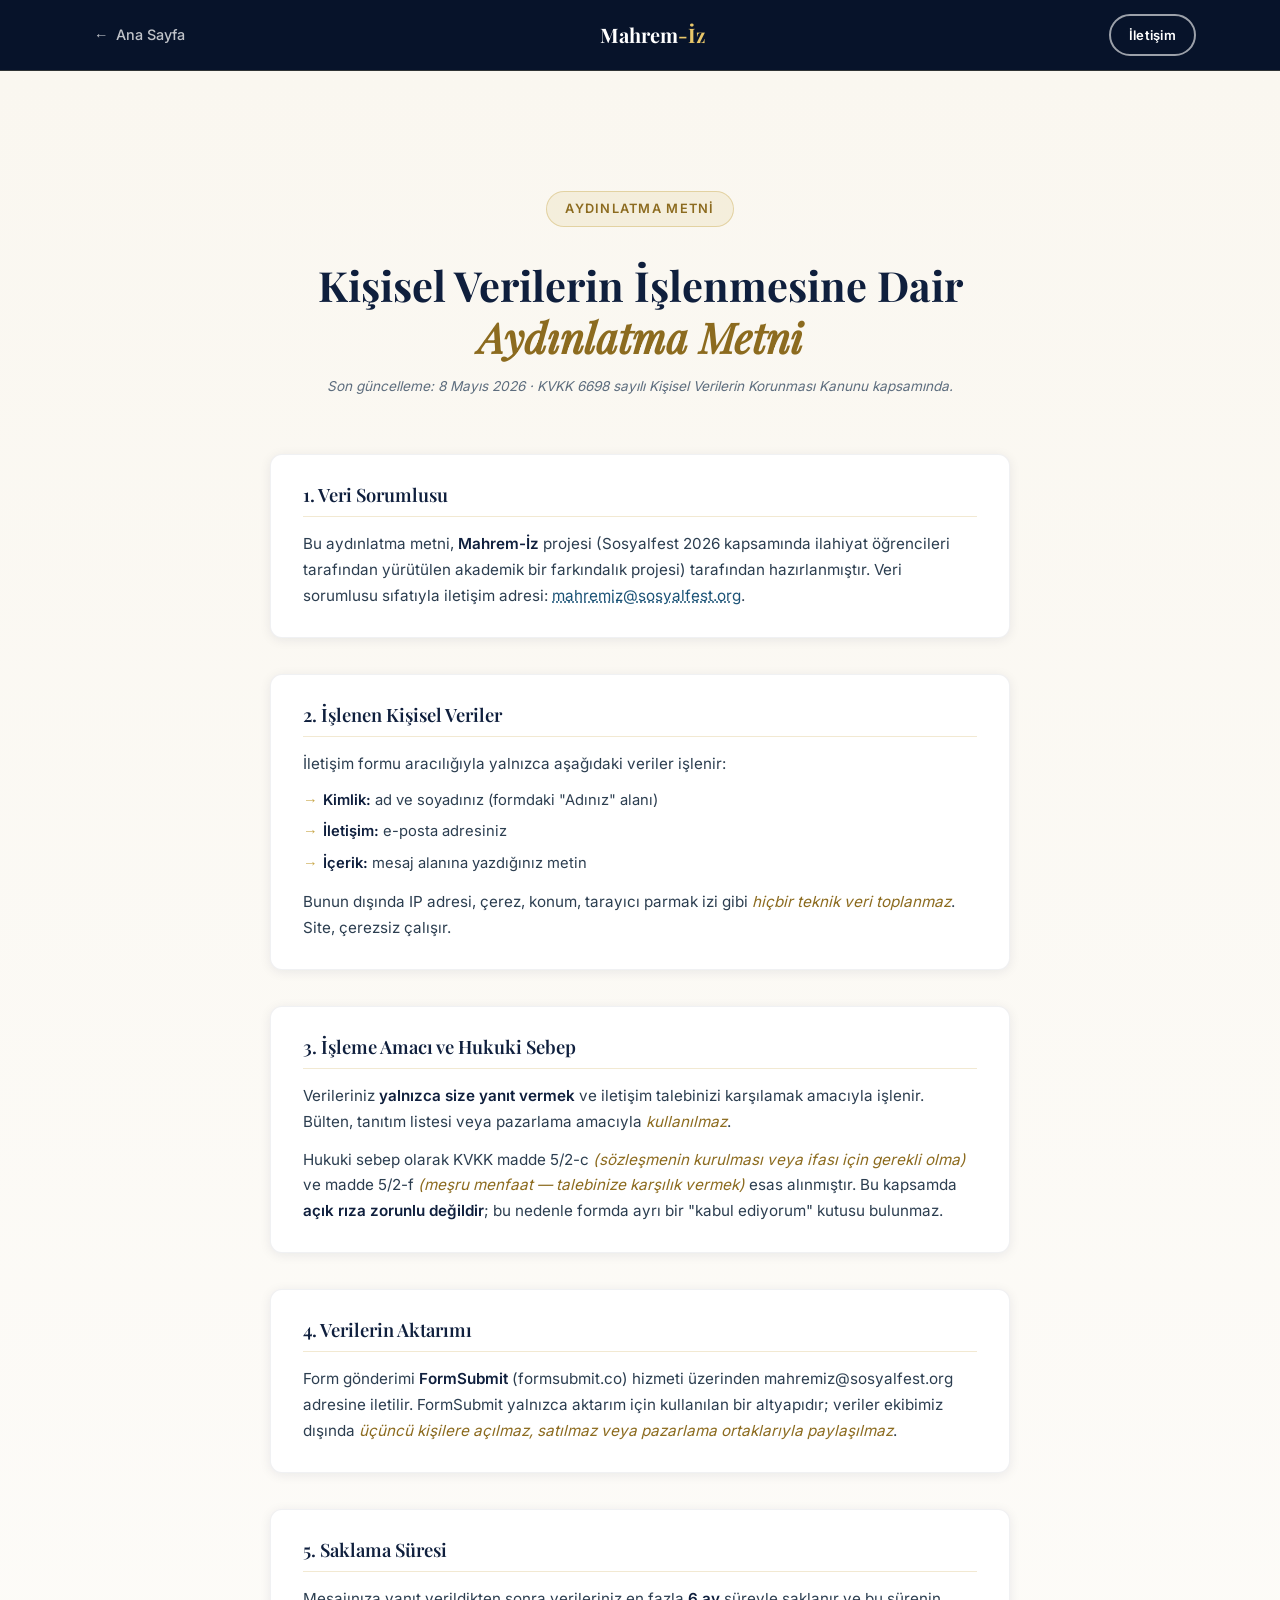
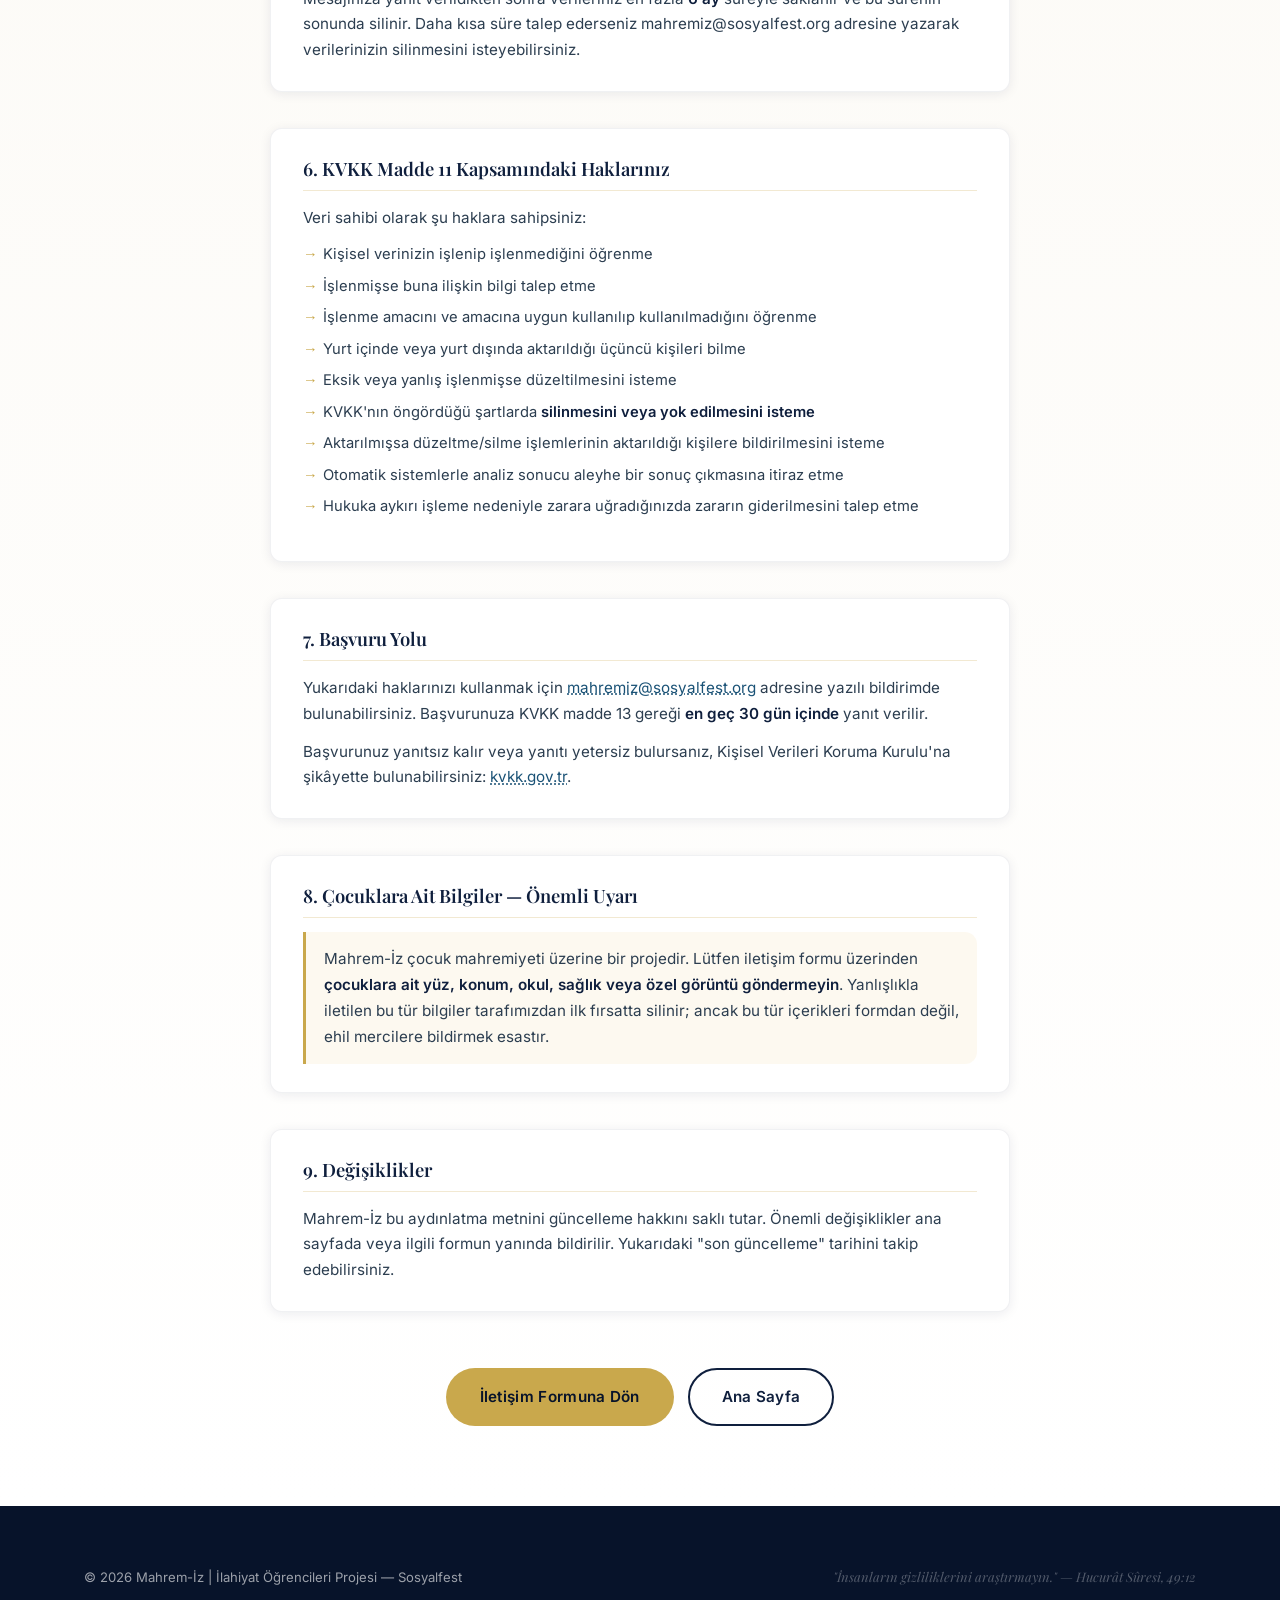
<file: kvkk.html>
<!DOCTYPE html>
<html lang="tr">
<head>
  <meta charset="UTF-8" />
  <meta name="viewport" content="width=device-width, initial-scale=1.0" />

  <title>Aydınlatma Metni — Mahrem-İz</title>
  <meta name="description" content="Mahrem-İz iletişim formu üzerinden işlenen kişisel verilere ilişkin KVKK 6698 sayılı Kişisel Verilerin Korunması Kanunu kapsamında aydınlatma metni." />
  <meta name="robots" content="index, follow" />
  <link rel="canonical" href="https://mahremiz.com.tr/kvkk.html" />

  <meta property="og:type"        content="article" />
  <meta property="og:title"       content="Aydınlatma Metni — Mahrem-İz" />
  <meta property="og:description" content="Mahrem-İz iletişim formu üzerinden işlenen kişisel verilere ilişkin KVKK 6698 sayılı Kanun kapsamında aydınlatma metni." />
  <meta property="og:url"         content="https://mahremiz.com.tr/kvkk.html" />
  <meta property="og:locale"      content="tr_TR" />
  <meta property="og:image"       content="https://mahremiz.com.tr/assets/og/mahrem-iz-og.jpg" />

  <meta name="twitter:card"        content="summary_large_image" />
  <meta name="twitter:title"       content="Aydınlatma Metni — Mahrem-İz" />
  <meta name="twitter:description" content="KVKK 6698 sayılı Kanun kapsamında aydınlatma metni." />
  <meta name="twitter:image"       content="https://mahremiz.com.tr/assets/og/mahrem-iz-og.jpg" />

  <link rel="manifest" href="manifest.json" />
  <meta name="theme-color" content="#0f1f3d" />
  <link rel="icon" type="image/png" href="assets/pwa/icon-192.png" />
  <link rel="apple-touch-icon" href="assets/pwa/apple-touch-icon.png" />

  <link rel="stylesheet" href="styles.css" />

  <link rel="stylesheet" href="assets/fonts/fonts.css" />

  <!-- Çerezsiz analitik (GoatCounter) -->
  <script data-goatcounter="https://mahremiz.goatcounter.com/count"
          async src="//gc.zgo.at/count.js"></script>
</head>
<body>

  <!-- DOC HEADER — basit, sade, mobil dostu -->
  <header class="doc-header">
    <div class="container doc-header-row">
      <a href="/" class="doc-back" aria-label="Ana sayfaya dön">
        <span aria-hidden="true">←</span>
        <span class="doc-back-text">Ana Sayfa</span>
      </a>
      <a href="/#hero" class="doc-brand">
        <span class="logo-text">Mahrem<span class="logo-accent">-İz</span></span>
      </a>
      <a href="/#iletisim" class="btn btn-outline doc-cta">İletişim</a>
    </div>
  </header>

  <!-- KVKK İÇERİĞİ -->
  <main class="kvkk-page">
    <div class="container">

      <header class="kvkk-header">
        <div class="section-tag">Aydınlatma Metni</div>
        <h1>Kişisel Verilerin İşlenmesine Dair<br /><em>Aydınlatma Metni</em></h1>
        <p class="kvkk-meta">
          Son güncelleme: 8 Mayıs 2026 ·
          KVKK 6698 sayılı Kişisel Verilerin Korunması Kanunu kapsamında.
        </p>
      </header>

      <section class="kvkk-block">
        <h2>1. Veri Sorumlusu</h2>
        <p>
          Bu aydınlatma metni, <strong>Mahrem-İz</strong> projesi (Sosyalfest 2026 kapsamında
          ilahiyat öğrencileri tarafından yürütülen akademik bir farkındalık projesi) tarafından
          hazırlanmıştır. Veri sorumlusu sıfatıyla iletişim adresi:
          <a href="mailto:mahremiz@sosyalfest.org">mahremiz@sosyalfest.org</a>.
        </p>
      </section>

      <section class="kvkk-block">
        <h2>2. İşlenen Kişisel Veriler</h2>
        <p>İletişim formu aracılığıyla yalnızca aşağıdaki veriler işlenir:</p>
        <ul class="kvkk-list">
          <li><strong>Kimlik:</strong> ad ve soyadınız (formdaki "Adınız" alanı)</li>
          <li><strong>İletişim:</strong> e-posta adresiniz</li>
          <li><strong>İçerik:</strong> mesaj alanına yazdığınız metin</li>
        </ul>
        <p>
          Bunun dışında IP adresi, çerez, konum, tarayıcı parmak izi gibi
          <em>hiçbir teknik veri toplanmaz</em>. Site, çerezsiz çalışır.
        </p>
      </section>

      <section class="kvkk-block">
        <h2>3. İşleme Amacı ve Hukuki Sebep</h2>
        <p>
          Verileriniz <strong>yalnızca size yanıt vermek</strong> ve iletişim talebinizi
          karşılamak amacıyla işlenir. Bülten, tanıtım listesi veya pazarlama amacıyla
          <em>kullanılmaz</em>.
        </p>
        <p>
          Hukuki sebep olarak KVKK madde 5/2-c <em>(sözleşmenin kurulması veya ifası için
          gerekli olma)</em> ve madde 5/2-f <em>(meşru menfaat — talebinize karşılık vermek)</em>
          esas alınmıştır. Bu kapsamda <strong>açık rıza zorunlu değildir</strong>; bu nedenle
          formda ayrı bir "kabul ediyorum" kutusu bulunmaz.
        </p>
      </section>

      <section class="kvkk-block">
        <h2>4. Verilerin Aktarımı</h2>
        <p>
          Form gönderimi <strong>FormSubmit</strong> (formsubmit.co) hizmeti üzerinden
          mahremiz@sosyalfest.org adresine iletilir. FormSubmit yalnızca aktarım için
          kullanılan bir altyapıdır; veriler ekibimiz dışında <em>üçüncü kişilere açılmaz,
          satılmaz veya pazarlama ortaklarıyla paylaşılmaz</em>.
        </p>
      </section>

      <section class="kvkk-block">
        <h2>5. Saklama Süresi</h2>
        <p>
          Mesajınıza yanıt verildikten sonra verileriniz en fazla <strong>6 ay</strong>
          süreyle saklanır ve bu sürenin sonunda silinir. Daha kısa süre talep ederseniz
          mahremiz@sosyalfest.org adresine yazarak verilerinizin silinmesini isteyebilirsiniz.
        </p>
      </section>

      <section class="kvkk-block">
        <h2>6. KVKK Madde 11 Kapsamındaki Haklarınız</h2>
        <p>Veri sahibi olarak şu haklara sahipsiniz:</p>
        <ul class="kvkk-list">
          <li>Kişisel verinizin işlenip işlenmediğini öğrenme</li>
          <li>İşlenmişse buna ilişkin bilgi talep etme</li>
          <li>İşlenme amacını ve amacına uygun kullanılıp kullanılmadığını öğrenme</li>
          <li>Yurt içinde veya yurt dışında aktarıldığı üçüncü kişileri bilme</li>
          <li>Eksik veya yanlış işlenmişse düzeltilmesini isteme</li>
          <li>KVKK'nın öngördüğü şartlarda <strong>silinmesini veya yok edilmesini isteme</strong></li>
          <li>Aktarılmışsa düzeltme/silme işlemlerinin aktarıldığı kişilere bildirilmesini isteme</li>
          <li>Otomatik sistemlerle analiz sonucu aleyhe bir sonuç çıkmasına itiraz etme</li>
          <li>Hukuka aykırı işleme nedeniyle zarara uğradığınızda zararın giderilmesini talep etme</li>
        </ul>
      </section>

      <section class="kvkk-block">
        <h2>7. Başvuru Yolu</h2>
        <p>
          Yukarıdaki haklarınızı kullanmak için
          <a href="mailto:mahremiz@sosyalfest.org">mahremiz@sosyalfest.org</a>
          adresine yazılı bildirimde bulunabilirsiniz. Başvurunuza KVKK madde 13
          gereği <strong>en geç 30 gün içinde</strong> yanıt verilir.
        </p>
        <p>
          Başvurunuz yanıtsız kalır veya yanıtı yetersiz bulursanız, Kişisel Verileri
          Koruma Kurulu'na şikâyette bulunabilirsiniz: <a href="https://www.kvkk.gov.tr/" target="_blank" rel="noopener">kvkk.gov.tr</a>.
        </p>
      </section>

      <section class="kvkk-block">
        <h2>8. Çocuklara Ait Bilgiler — Önemli Uyarı</h2>
        <p class="kvkk-warning">
          Mahrem-İz çocuk mahremiyeti üzerine bir projedir. Lütfen iletişim formu üzerinden
          <strong>çocuklara ait yüz, konum, okul, sağlık veya özel görüntü göndermeyin</strong>.
          Yanlışlıkla iletilen bu tür bilgiler tarafımızdan ilk fırsatta silinir; ancak bu
          tür içerikleri formdan değil, ehil mercilere bildirmek esastır.
        </p>
      </section>

      <section class="kvkk-block">
        <h2>9. Değişiklikler</h2>
        <p>
          Mahrem-İz bu aydınlatma metnini güncelleme hakkını saklı tutar. Önemli değişiklikler
          ana sayfada veya ilgili formun yanında bildirilir. Yukarıdaki "son güncelleme" tarihini
          takip edebilirsiniz.
        </p>
      </section>

      <div class="kvkk-cta">
        <a href="/#iletisim" class="btn btn-primary">İletişim Formuna Dön</a>
        <a href="/" class="btn btn-secondary">Ana Sayfa</a>
      </div>

    </div>
  </main>

  <!-- FOOTER (basit) -->
  <footer class="footer">
    <div class="container">
      <div class="footer-bottom">
        <p>© 2026 Mahrem-İz | İlahiyat Öğrencileri Projesi — Sosyalfest</p>
        <p class="footer-verse">"İnsanların gizliliklerini araştırmayın." — Hucurât Sûresi, 49:12</p>
      </div>
    </div>
  </footer>

</body>
</html>
</file>
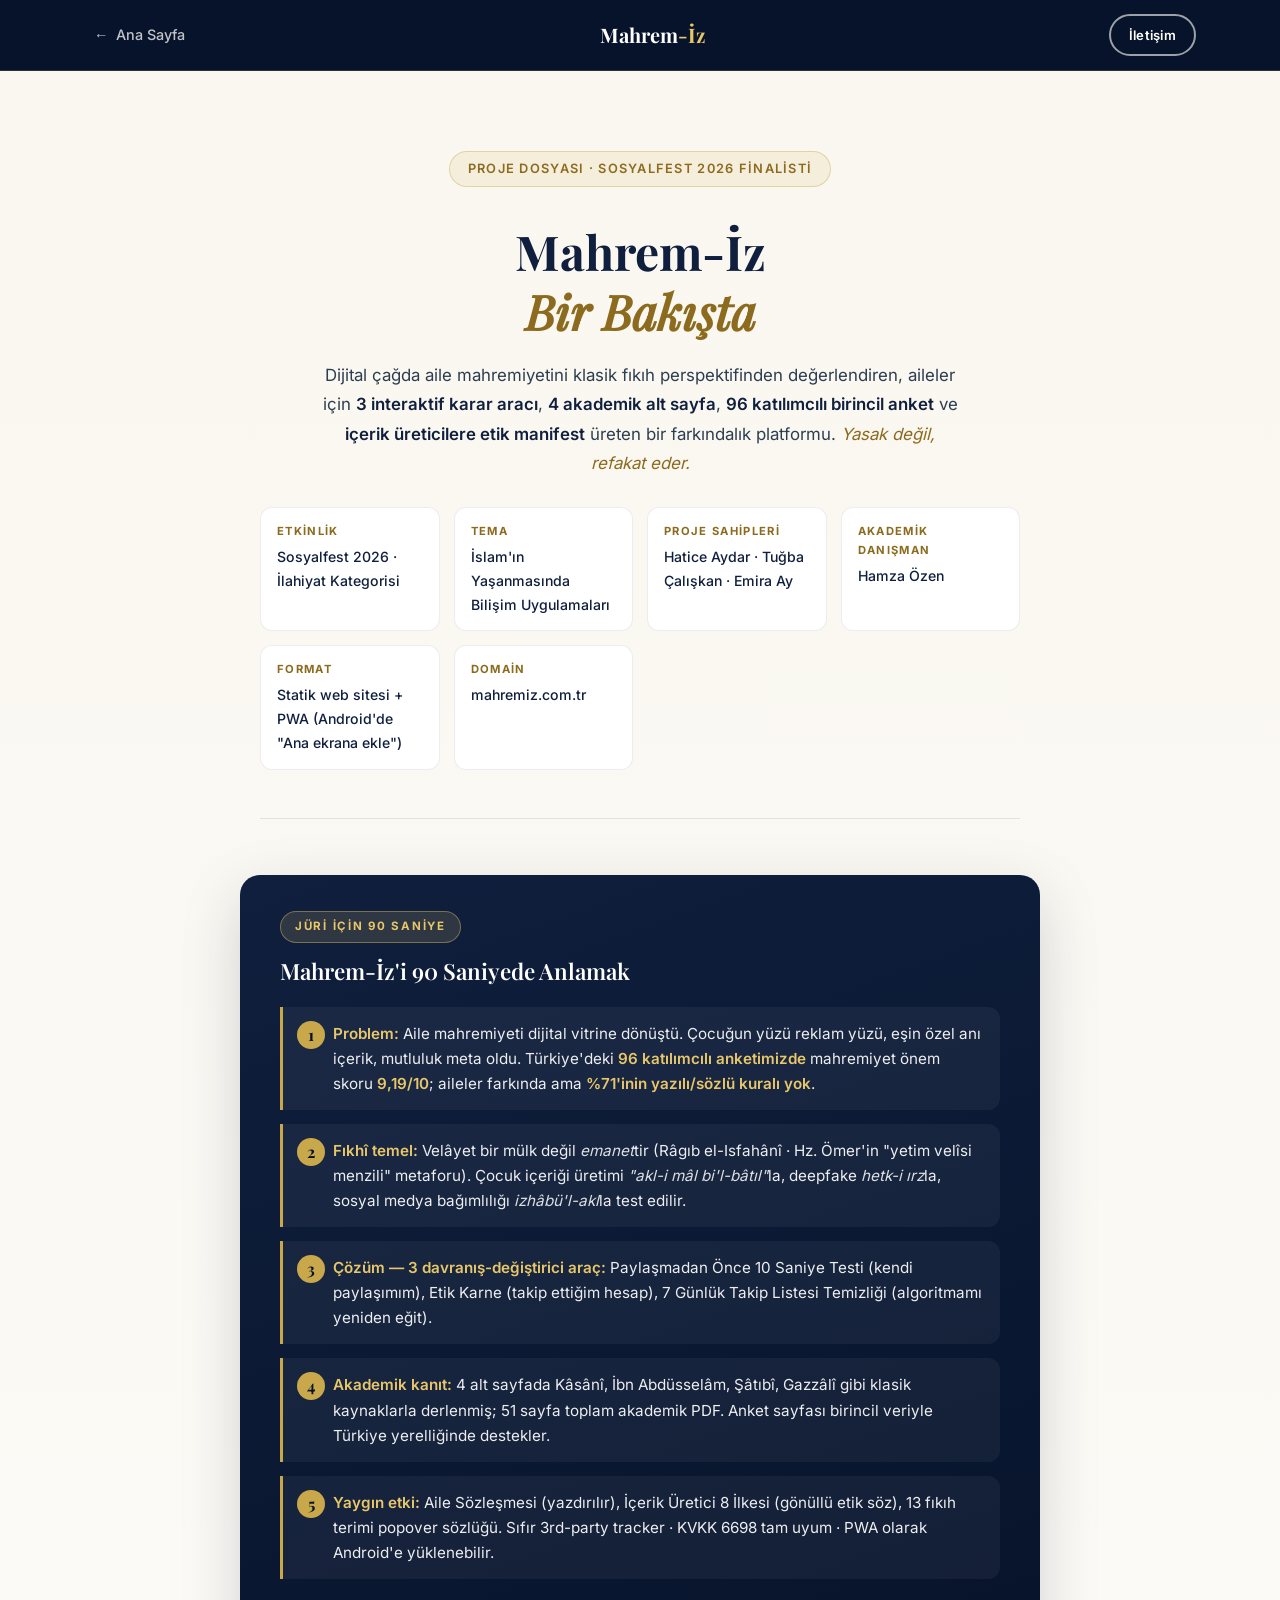
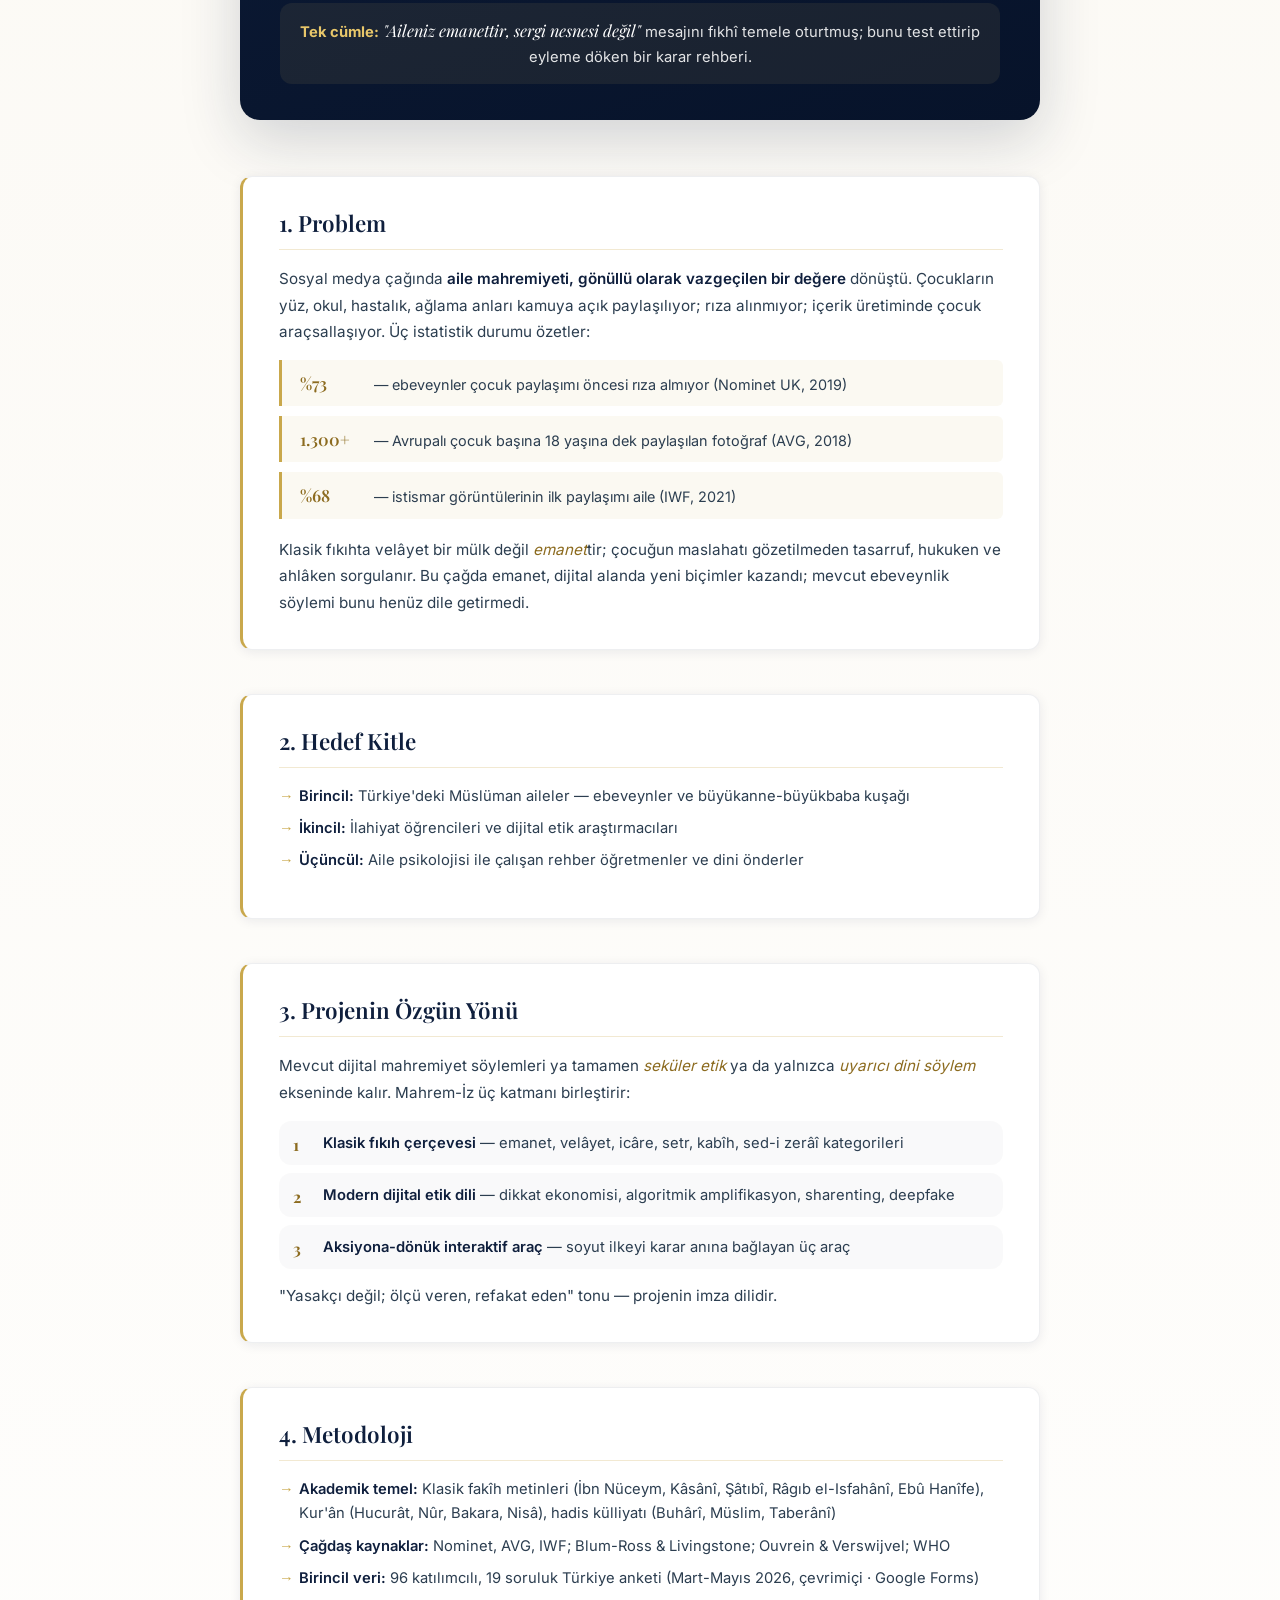
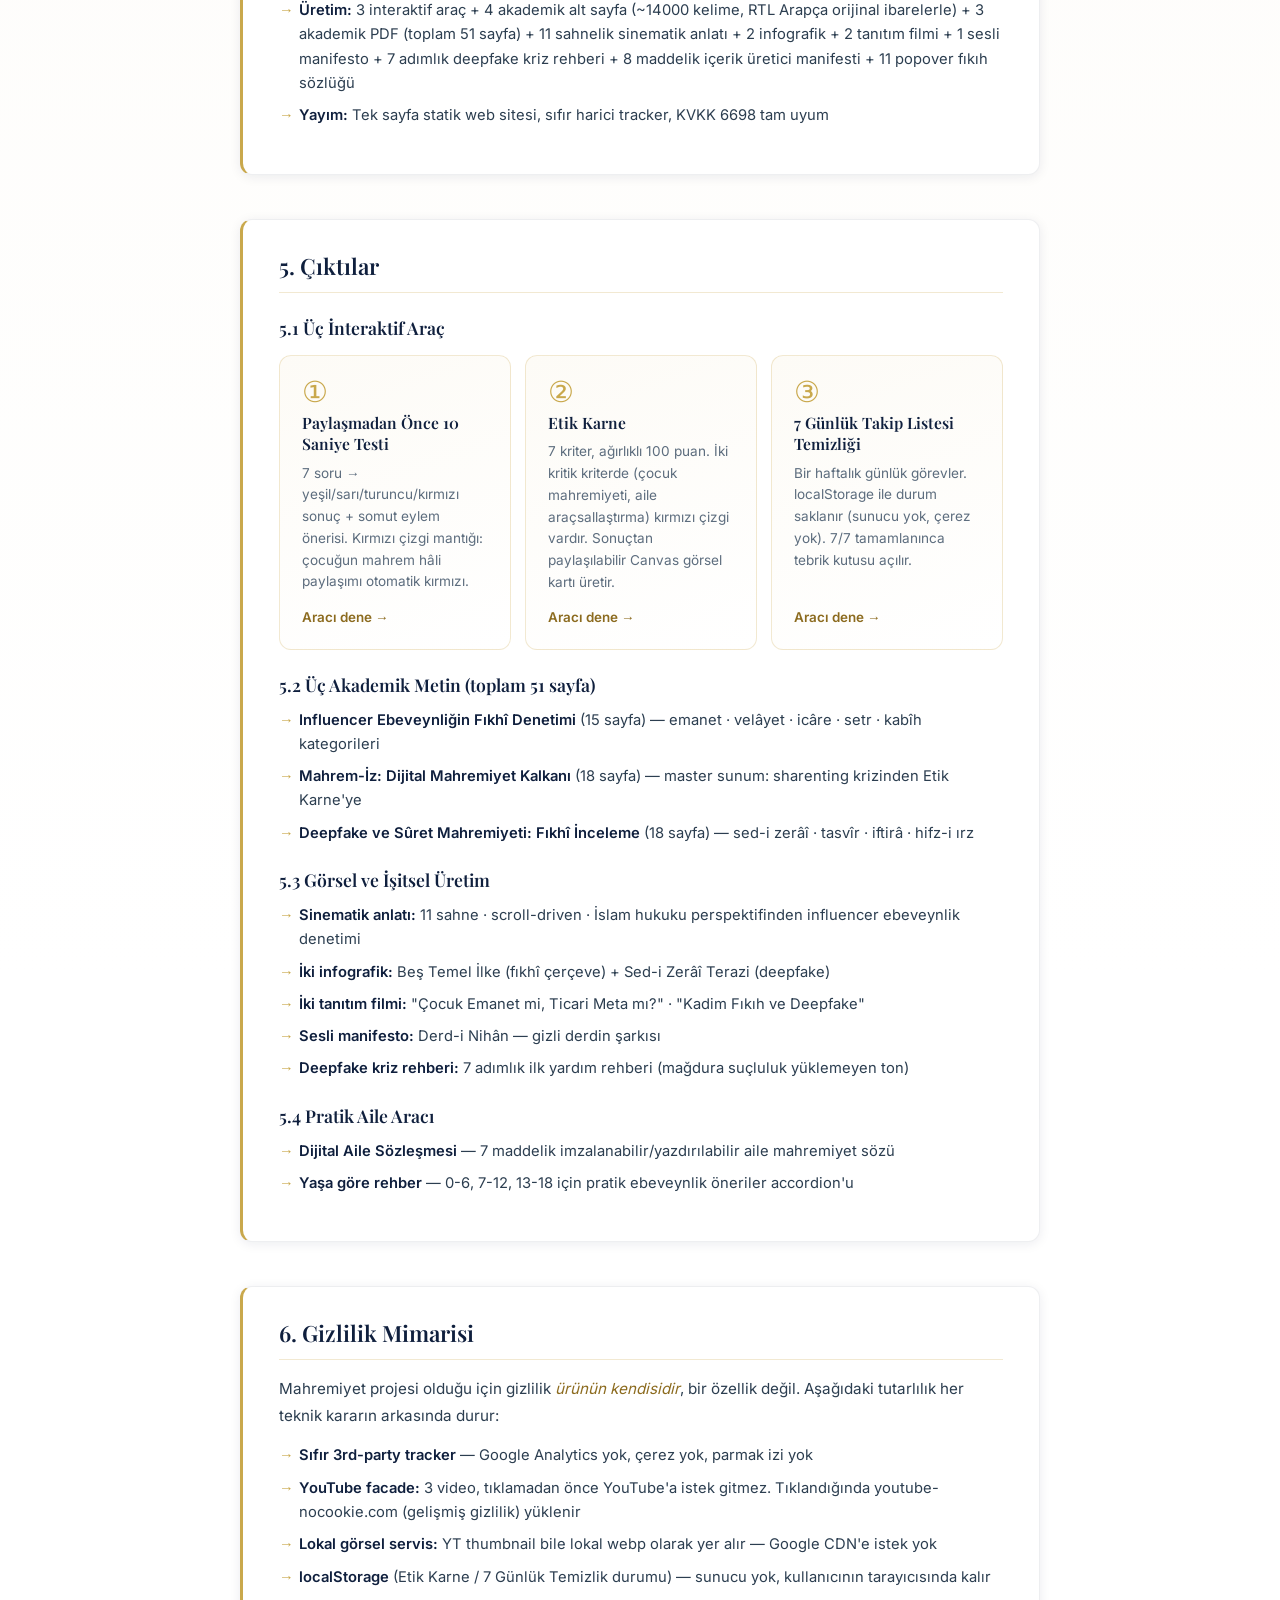
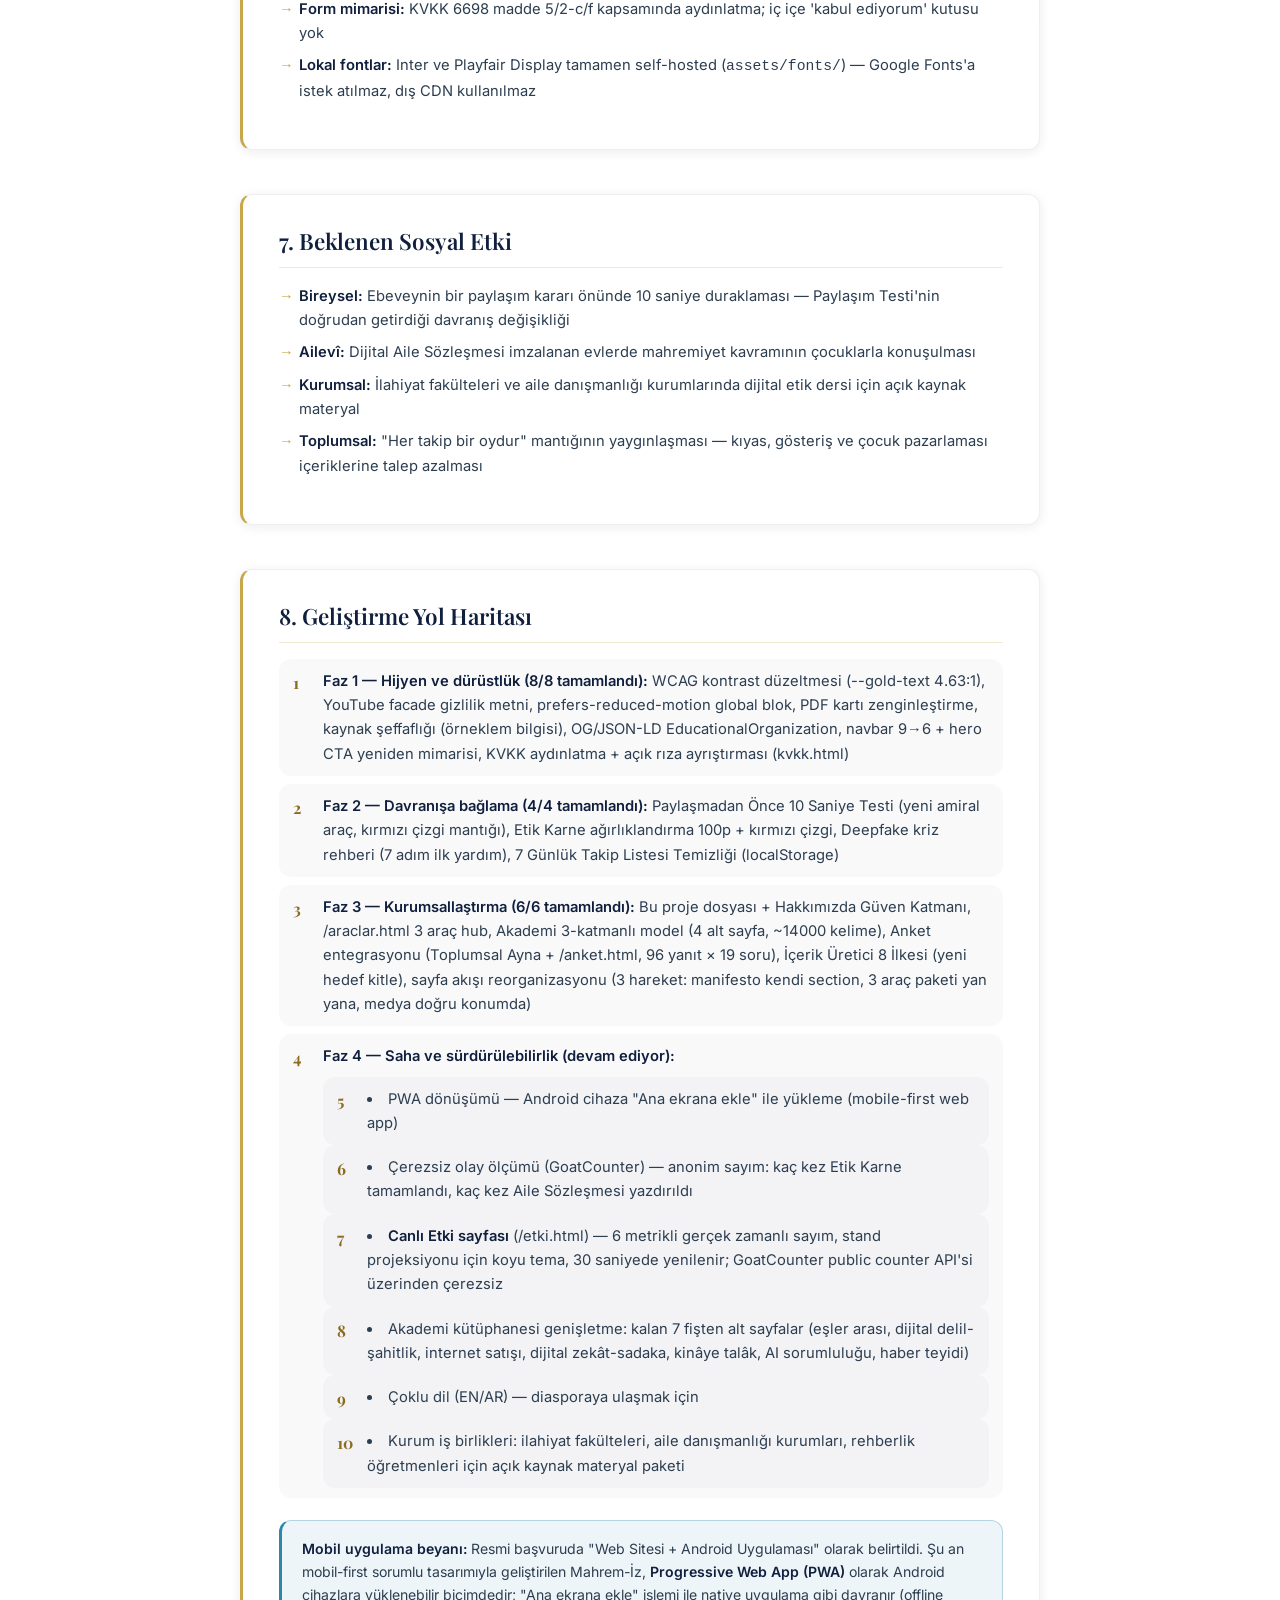
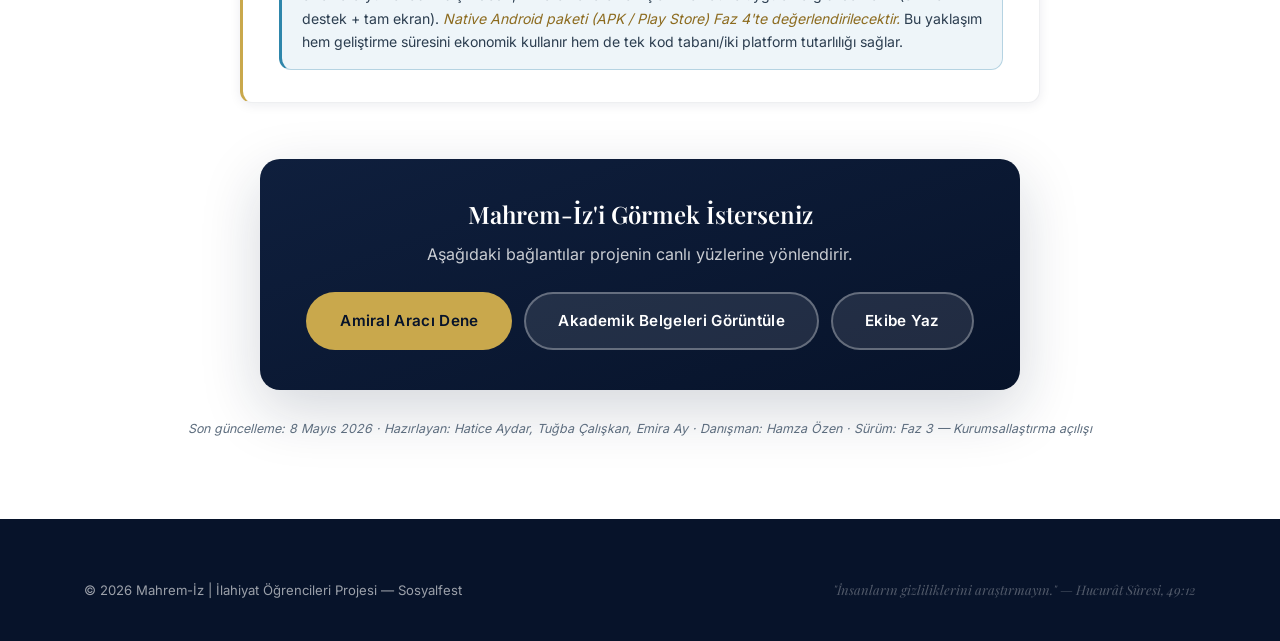
<file: sosyalfest.html>
<!DOCTYPE html>
<html lang="tr">
<head>
  <meta charset="UTF-8" />
  <meta name="viewport" content="width=device-width, initial-scale=1.0" />

  <title>Proje Dosyası — Mahrem-İz · Sosyalfest 2026</title>
  <meta name="description" content="Mahrem-İz proje dosyası: dijital aile mahremiyeti üzerine ilahiyat öğrencilerince yürütülen Sosyalfest 2026 projesinin problem tanımı, metodu, çıktıları ve sosyal etki haritası." />
  <meta name="robots" content="index, follow" />
  <link rel="canonical" href="https://mahremiz.com.tr/sosyalfest.html" />

  <!-- Open Graph -->
  <meta property="og:type"        content="article" />
  <meta property="og:title"       content="Mahrem-İz — Proje Dosyası · Sosyalfest 2026" />
  <meta property="og:description" content="Dijital aile mahremiyeti üzerine ilahiyat öğrencilerinin akademik projesi: 3 interaktif araç, 3 akademik PDF, klasik fıkıh perspektifi." />
  <meta property="og:url"         content="https://mahremiz.com.tr/sosyalfest.html" />
  <meta property="og:locale"      content="tr_TR" />
  <meta property="og:image"       content="https://mahremiz.com.tr/assets/og/mahrem-iz-og.jpg" />

  <link rel="manifest" href="manifest.json" />
  <meta name="theme-color" content="#0f1f3d" />
  <link rel="icon" type="image/png" href="assets/pwa/icon-192.png" />
  <link rel="apple-touch-icon" href="assets/pwa/apple-touch-icon.png" />

  <link rel="stylesheet" href="styles.css" />

  <link rel="stylesheet" href="assets/fonts/fonts.css" />

  <!-- Çerezsiz analitik (GoatCounter) -->
  <script data-goatcounter="https://mahremiz.goatcounter.com/count"
          async src="//gc.zgo.at/count.js"></script>
</head>
<body>

  <!-- DOC HEADER -->
  <header class="doc-header">
    <div class="container doc-header-row">
      <a href="/" class="doc-back" aria-label="Ana sayfaya dön">
        <span aria-hidden="true">←</span>
        <span class="doc-back-text">Ana Sayfa</span>
      </a>
      <a href="/#hero" class="doc-brand">
        <span class="logo-text">Mahrem<span class="logo-accent">-İz</span></span>
      </a>
      <a href="/#iletisim" class="btn btn-outline doc-cta">İletişim</a>
    </div>
  </header>

  <!-- PROJE DOSYASI -->
  <main class="proje-page">
    <div class="container">

      <!-- HERO -->
      <header class="proje-hero">
        <div class="section-tag">Proje Dosyası · Sosyalfest 2026 Finalisti</div>
        <h1>Mahrem-İz<br /><em>Bir Bakışta</em></h1>
        <p class="proje-lede">
          Dijital çağda aile mahremiyetini klasik fıkıh perspektifinden değerlendiren,
          aileler için <strong>3 interaktif karar aracı</strong>, <strong>4 akademik
          alt sayfa</strong>, <strong>96 katılımcılı birincil anket</strong> ve
          <strong>içerik üreticilere etik manifest</strong> üreten bir farkındalık
          platformu. <em>Yasak değil, refakat eder.</em>
        </p>
        <dl class="proje-meta">
          <div><dt>Etkinlik</dt><dd>Sosyalfest 2026 · İlahiyat Kategorisi</dd></div>
          <div><dt>Tema</dt><dd>İslam'ın Yaşanmasında Bilişim Uygulamaları</dd></div>
          <div><dt>Proje sahipleri</dt><dd>Hatice Aydar · Tuğba Çalışkan · Emira Ay</dd></div>
          <div><dt>Akademik danışman</dt><dd>Hamza Özen</dd></div>
          <div><dt>Format</dt><dd>Statik web sitesi + PWA (Android'de "Ana ekrana ekle")</dd></div>
          <div><dt>Domain</dt><dd>mahremiz.com.tr</dd></div>
        </dl>
      </header>

      <!-- JÜRİ İÇİN 90 SANİYE ROTASI -->
      <section class="juri-rota">
        <div class="juri-rota-tag">Jüri için 90 saniye</div>
        <h2>Mahrem-İz'i 90 Saniyede Anlamak</h2>
        <ol class="juri-rota-list">
          <li>
            <strong>Problem:</strong> Aile mahremiyeti dijital vitrine dönüştü.
            Çocuğun yüzü reklam yüzü, eşin özel anı içerik, mutluluk meta oldu.
            Türkiye'deki <strong>96 katılımcılı anketimizde</strong> mahremiyet
            önem skoru <strong>9,19/10</strong>; aileler farkında ama
            <strong>%71'inin yazılı/sözlü kuralı yok</strong>.
          </li>
          <li>
            <strong>Fıkhî temel:</strong> Velâyet bir mülk değil <em>emanet</em>tir
            (Râgıb el-Isfahânî · Hz. Ömer'in "yetim velîsi menzili" metaforu).
            Çocuk içeriği üretimi <em>"akl-i mâl bi'l-bâtıl"</em>la, deepfake
            <em>hetk-i ırz</em>la, sosyal medya bağımlılığı <em>izhâbü'l-akl</em>la
            test edilir.
          </li>
          <li>
            <strong>Çözüm — 3 davranış-değiştirici araç:</strong> Paylaşmadan Önce
            10 Saniye Testi (kendi paylaşımım), Etik Karne (takip ettiğim hesap),
            7 Günlük Takip Listesi Temizliği (algoritmamı yeniden eğit).
          </li>
          <li>
            <strong>Akademik kanıt:</strong> 4 alt sayfada Kâsânî, İbn Abdüsselâm,
            Şâtıbî, Gazzâlî gibi klasik kaynaklarla derlenmiş; 51 sayfa toplam
            akademik PDF. Anket sayfası birincil veriyle Türkiye yerelliğinde
            destekler.
          </li>
          <li>
            <strong>Yaygın etki:</strong> Aile Sözleşmesi (yazdırılır), İçerik
            Üretici 8 İlkesi (gönüllü etik söz), 13 fıkıh terimi popover sözlüğü.
            Sıfır 3rd-party tracker · KVKK 6698 tam uyum · PWA olarak Android'e
            yüklenebilir.
          </li>
        </ol>
        <p class="juri-rota-cta">
          <strong>Tek cümle:</strong> <em>"Aileniz emanettir, sergi nesnesi değil"</em>
          mesajını fıkhî temele oturtmuş; bunu test ettirip eyleme döken bir
          karar rehberi.
        </p>
      </section>

      <!-- PROBLEM -->
      <section class="proje-block">
        <h2>1. Problem</h2>
        <p>
          Sosyal medya çağında <strong>aile mahremiyeti, gönüllü olarak vazgeçilen bir
          değere</strong> dönüştü. Çocukların yüz, okul, hastalık, ağlama anları kamuya
          açık paylaşılıyor; rıza alınmıyor; içerik üretiminde çocuk araçsallaşıyor.
          Üç istatistik durumu özetler:
        </p>
        <ul class="proje-stats">
          <li><strong>%73</strong> — ebeveynler çocuk paylaşımı öncesi rıza almıyor (Nominet UK, 2019)</li>
          <li><strong>1.300+</strong> — Avrupalı çocuk başına 18 yaşına dek paylaşılan fotoğraf (AVG, 2018)</li>
          <li><strong>%68</strong> — istismar görüntülerinin ilk paylaşımı aile (IWF, 2021)</li>
        </ul>
        <p>
          Klasik fıkıhta velâyet bir mülk değil <em>emanet</em>tir; çocuğun maslahatı
          gözetilmeden tasarruf, hukuken ve ahlâken sorgulanır. Bu çağda emanet,
          dijital alanda yeni biçimler kazandı; mevcut ebeveynlik söylemi bunu henüz
          dile getirmedi.
        </p>
      </section>

      <!-- HEDEF KİTLE -->
      <section class="proje-block">
        <h2>2. Hedef Kitle</h2>
        <ul class="proje-list">
          <li><strong>Birincil:</strong> Türkiye'deki Müslüman aileler — ebeveynler ve büyükanne-büyükbaba kuşağı</li>
          <li><strong>İkincil:</strong> İlahiyat öğrencileri ve dijital etik araştırmacıları</li>
          <li><strong>Üçüncül:</strong> Aile psikolojisi ile çalışan rehber öğretmenler ve dini önderler</li>
        </ul>
      </section>

      <!-- ÖZGÜNLÜK -->
      <section class="proje-block">
        <h2>3. Projenin Özgün Yönü</h2>
        <p>Mevcut dijital mahremiyet söylemleri ya tamamen <em>seküler etik</em> ya da yalnızca
        <em>uyarıcı dini söylem</em> ekseninde kalır. Mahrem-İz üç katmanı birleştirir:</p>
        <ol class="proje-numbered">
          <li><strong>Klasik fıkıh çerçevesi</strong> — emanet, velâyet, icâre, setr, kabîh, sed-i zerâî kategorileri</li>
          <li><strong>Modern dijital etik dili</strong> — dikkat ekonomisi, algoritmik amplifikasyon, sharenting, deepfake</li>
          <li><strong>Aksiyona-dönük interaktif araç</strong> — soyut ilkeyi karar anına bağlayan üç araç</li>
        </ol>
        <p>"Yasakçı değil; ölçü veren, refakat eden" tonu — projenin imza dilidir.</p>
      </section>

      <!-- METODOLOJİ -->
      <section class="proje-block">
        <h2>4. Metodoloji</h2>
        <ul class="proje-list">
          <li><strong>Akademik temel:</strong> Klasik fakîh metinleri (İbn Nüceym, Kâsânî, Şâtıbî, Râgıb el-Isfahânî, Ebû Hanîfe), Kur'ân (Hucurât, Nûr, Bakara, Nisâ), hadis külliyatı (Buhârî, Müslim, Taberânî)</li>
          <li><strong>Çağdaş kaynaklar:</strong> Nominet, AVG, IWF; Blum-Ross & Livingstone; Ouvrein & Verswijvel; WHO</li>
          <li><strong>Birincil veri:</strong> 96 katılımcılı, 19 soruluk Türkiye anketi (Mart-Mayıs 2026, çevrimiçi · Google Forms)</li>
          <li><strong>Üretim:</strong> 3 interaktif araç + 4 akademik alt sayfa (~14000 kelime, RTL Arapça orijinal ibarelerle) + 3 akademik PDF (toplam 51 sayfa) + 11 sahnelik sinematik anlatı + 2 infografik + 2 tanıtım filmi + 1 sesli manifesto + 7 adımlık deepfake kriz rehberi + 8 maddelik içerik üretici manifesti + 11 popover fıkıh sözlüğü</li>
          <li><strong>Yayım:</strong> Tek sayfa statik web sitesi, sıfır harici tracker, KVKK 6698 tam uyum</li>
        </ul>
      </section>

      <!-- ÇIKTILAR -->
      <section class="proje-block">
        <h2>5. Çıktılar</h2>

        <h3>5.1 Üç İnteraktif Araç</h3>
        <div class="proje-arac-grid">
          <article class="proje-arac">
            <div class="proje-arac-icon" aria-hidden="true">①</div>
            <h4>Paylaşmadan Önce 10 Saniye Testi</h4>
            <p>7 soru → yeşil/sarı/turuncu/kırmızı sonuç + somut eylem önerisi. Kırmızı çizgi mantığı: çocuğun mahrem hâli paylaşımı otomatik kırmızı.</p>
            <a href="/#paylasim-testi" class="proje-arac-link">Aracı dene →</a>
          </article>
          <article class="proje-arac">
            <div class="proje-arac-icon" aria-hidden="true">②</div>
            <h4>Etik Karne</h4>
            <p>7 kriter, ağırlıklı 100 puan. İki kritik kriterde (çocuk mahremiyeti, aile araçsallaştırma) kırmızı çizgi vardır. Sonuçtan paylaşılabilir Canvas görsel kartı üretir.</p>
            <a href="/#karne" class="proje-arac-link">Aracı dene →</a>
          </article>
          <article class="proje-arac">
            <div class="proje-arac-icon" aria-hidden="true">③</div>
            <h4>7 Günlük Takip Listesi Temizliği</h4>
            <p>Bir haftalık günlük görevler. localStorage ile durum saklanır (sunucu yok, çerez yok). 7/7 tamamlanınca tebrik kutusu açılır.</p>
            <a href="/#temizlik-7gun" class="proje-arac-link">Aracı dene →</a>
          </article>
        </div>

        <h3>5.2 Üç Akademik Metin (toplam 51 sayfa)</h3>
        <ul class="proje-list">
          <li><strong>Influencer Ebeveynliğin Fıkhî Denetimi</strong> (15 sayfa) — emanet · velâyet · icâre · setr · kabîh kategorileri</li>
          <li><strong>Mahrem-İz: Dijital Mahremiyet Kalkanı</strong> (18 sayfa) — master sunum: sharenting krizinden Etik Karne'ye</li>
          <li><strong>Deepfake ve Sûret Mahremiyeti: Fıkhî İnceleme</strong> (18 sayfa) — sed-i zerâî · tasvîr · iftirâ · hifz-i ırz</li>
        </ul>

        <h3>5.3 Görsel ve İşitsel Üretim</h3>
        <ul class="proje-list">
          <li><strong>Sinematik anlatı:</strong> 11 sahne · scroll-driven · İslam hukuku perspektifinden influencer ebeveynlik denetimi</li>
          <li><strong>İki infografik:</strong> Beş Temel İlke (fıkhî çerçeve) + Sed-i Zerâî Terazi (deepfake)</li>
          <li><strong>İki tanıtım filmi:</strong> "Çocuk Emanet mi, Ticari Meta mı?" · "Kadim Fıkıh ve Deepfake"</li>
          <li><strong>Sesli manifesto:</strong> Derd-i Nihân — gizli derdin şarkısı</li>
          <li><strong>Deepfake kriz rehberi:</strong> 7 adımlık ilk yardım rehberi (mağdura suçluluk yüklemeyen ton)</li>
        </ul>

        <h3>5.4 Pratik Aile Aracı</h3>
        <ul class="proje-list">
          <li><strong>Dijital Aile Sözleşmesi</strong> — 7 maddelik imzalanabilir/yazdırılabilir aile mahremiyet sözü</li>
          <li><strong>Yaşa göre rehber</strong> — 0-6, 7-12, 13-18 için pratik ebeveynlik öneriler accordion'u</li>
        </ul>
      </section>

      <!-- GİZLİLİK -->
      <section class="proje-block">
        <h2>6. Gizlilik Mimarisi</h2>
        <p>
          Mahremiyet projesi olduğu için gizlilik <em>ürünün kendisidir</em>, bir özellik değil.
          Aşağıdaki tutarlılık her teknik kararın arkasında durur:
        </p>
        <ul class="proje-list">
          <li><strong>Sıfır 3rd-party tracker</strong> — Google Analytics yok, çerez yok, parmak izi yok</li>
          <li><strong>YouTube facade:</strong> 3 video, tıklamadan önce YouTube'a istek gitmez. Tıklandığında youtube-nocookie.com (gelişmiş gizlilik) yüklenir</li>
          <li><strong>Lokal görsel servis:</strong> YT thumbnail bile lokal webp olarak yer alır — Google CDN'e istek yok</li>
          <li><strong>localStorage</strong> (Etik Karne / 7 Günlük Temizlik durumu) — sunucu yok, kullanıcının tarayıcısında kalır</li>
          <li><strong>Form mimarisi:</strong> KVKK 6698 madde 5/2-c/f kapsamında aydınlatma; iç içe 'kabul ediyorum' kutusu yok</li>
          <li><strong>Lokal fontlar:</strong> Inter ve Playfair Display tamamen self-hosted (<code>assets/fonts/</code>) — Google Fonts'a istek atılmaz, dış CDN kullanılmaz</li>
        </ul>
      </section>

      <!-- SOSYAL ETKİ -->
      <section class="proje-block">
        <h2>7. Beklenen Sosyal Etki</h2>
        <ul class="proje-list">
          <li><strong>Bireysel:</strong> Ebeveynin bir paylaşım kararı önünde 10 saniye duraklaması — Paylaşım Testi'nin doğrudan getirdiği davranış değişikliği</li>
          <li><strong>Ailevî:</strong> Dijital Aile Sözleşmesi imzalanan evlerde mahremiyet kavramının çocuklarla konuşulması</li>
          <li><strong>Kurumsal:</strong> İlahiyat fakülteleri ve aile danışmanlığı kurumlarında dijital etik dersi için açık kaynak materyal</li>
          <li><strong>Toplumsal:</strong> "Her takip bir oydur" mantığının yaygınlaşması — kıyas, gösteriş ve çocuk pazarlaması içeriklerine talep azalması</li>
        </ul>
      </section>

      <!-- YOL HARİTASI -->
      <section class="proje-block">
        <h2>8. Geliştirme Yol Haritası</h2>
        <ol class="proje-numbered">
          <li><strong>Faz 1 — Hijyen ve dürüstlük (8/8 tamamlandı):</strong> WCAG kontrast düzeltmesi (--gold-text 4.63:1), YouTube facade gizlilik metni, prefers-reduced-motion global blok, PDF kartı zenginleştirme, kaynak şeffaflığı (örneklem bilgisi), OG/JSON-LD EducationalOrganization, navbar 9→6 + hero CTA yeniden mimarisi, KVKK aydınlatma + açık rıza ayrıştırması (kvkk.html)</li>
          <li><strong>Faz 2 — Davranışa bağlama (4/4 tamamlandı):</strong> Paylaşmadan Önce 10 Saniye Testi (yeni amiral araç, kırmızı çizgi mantığı), Etik Karne ağırlıklandırma 100p + kırmızı çizgi, Deepfake kriz rehberi (7 adım ilk yardım), 7 Günlük Takip Listesi Temizliği (localStorage)</li>
          <li><strong>Faz 3 — Kurumsallaştırma (6/6 tamamlandı):</strong> Bu proje dosyası + Hakkımızda Güven Katmanı, /araclar.html 3 araç hub, Akademi 3-katmanlı model (4 alt sayfa, ~14000 kelime), Anket entegrasyonu (Toplumsal Ayna + /anket.html, 96 yanıt × 19 soru), İçerik Üretici 8 İlkesi (yeni hedef kitle), sayfa akışı reorganizasyonu (3 hareket: manifesto kendi section, 3 araç paketi yan yana, medya doğru konumda)</li>
          <li><strong>Faz 4 — Saha ve sürdürülebilirlik (devam ediyor):</strong>
            <ul style="margin-top:8px; list-style: disc inside;">
              <li>PWA dönüşümü — Android cihaza "Ana ekrana ekle" ile yükleme (mobile-first web app)</li>
              <li>Çerezsiz olay ölçümü (GoatCounter) — anonim sayım: kaç kez Etik Karne tamamlandı, kaç kez Aile Sözleşmesi yazdırıldı</li>
              <li><strong>Canlı Etki sayfası</strong> (<a href="etki">/etki.html</a>) — 6 metrikli gerçek zamanlı sayım, stand projeksiyonu için koyu tema, 30 saniyede yenilenir; GoatCounter public counter API'si üzerinden çerezsiz</li>
              <li>Akademi kütüphanesi genişletme: kalan 7 fişten alt sayfalar (eşler arası, dijital delil-şahitlik, internet satışı, dijital zekât-sadaka, kinâye talâk, AI sorumluluğu, haber teyidi)</li>
              <li>Çoklu dil (EN/AR) — diasporaya ulaşmak için</li>
              <li>Kurum iş birlikleri: ilahiyat fakülteleri, aile danışmanlığı kurumları, rehberlik öğretmenleri için açık kaynak materyal paketi</li>
            </ul>
          </li>
        </ol>

        <p class="proje-android-not" role="note">
          <strong>Mobil uygulama beyanı:</strong> Resmi başvuruda "Web Sitesi + Android Uygulaması"
          olarak belirtildi. Şu an mobil-first sorumlu tasarımıyla geliştirilen Mahrem-İz,
          <strong>Progressive Web App (PWA)</strong> olarak Android cihazlara yüklenebilir
          biçimdedir; "Ana ekrana ekle" işlemi ile native uygulama gibi davranır
          (offline destek + tam ekran). <em>Native Android paketi (APK / Play Store)
          Faz 4'te değerlendirilecektir.</em> Bu yaklaşım hem geliştirme süresini
          ekonomik kullanır hem de tek kod tabanı/iki platform tutarlılığı sağlar.
        </p>
      </section>

      <!-- ÇAĞRI -->
      <div class="proje-cta">
        <h2>Mahrem-İz'i Görmek İsterseniz</h2>
        <p>Aşağıdaki bağlantılar projenin canlı yüzlerine yönlendirir.</p>
        <div class="proje-cta-buttons">
          <a href="/#paylasim-testi" class="btn btn-primary">Amiral Aracı Dene</a>
          <a href="/#fikhi" class="btn btn-secondary">Akademik Belgeleri Görüntüle</a>
          <a href="/#iletisim" class="btn btn-secondary">Ekibe Yaz</a>
        </div>
      </div>

      <p class="proje-meta-footer">
        Son güncelleme: 8 Mayıs 2026 ·
        Hazırlayan: Hatice Aydar, Tuğba Çalışkan, Emira Ay · Danışman: Hamza Özen ·
        Sürüm: Faz 3 — Kurumsallaştırma açılışı
      </p>

    </div>
  </main>

  <!-- FOOTER -->
  <footer class="footer">
    <div class="container">
      <div class="footer-bottom">
        <p>© 2026 Mahrem-İz | İlahiyat Öğrencileri Projesi — Sosyalfest</p>
        <p class="footer-verse">"İnsanların gizliliklerini araştırmayın." — Hucurât Sûresi, 49:12</p>
      </div>
    </div>
  </footer>

</body>
</html>
</file>
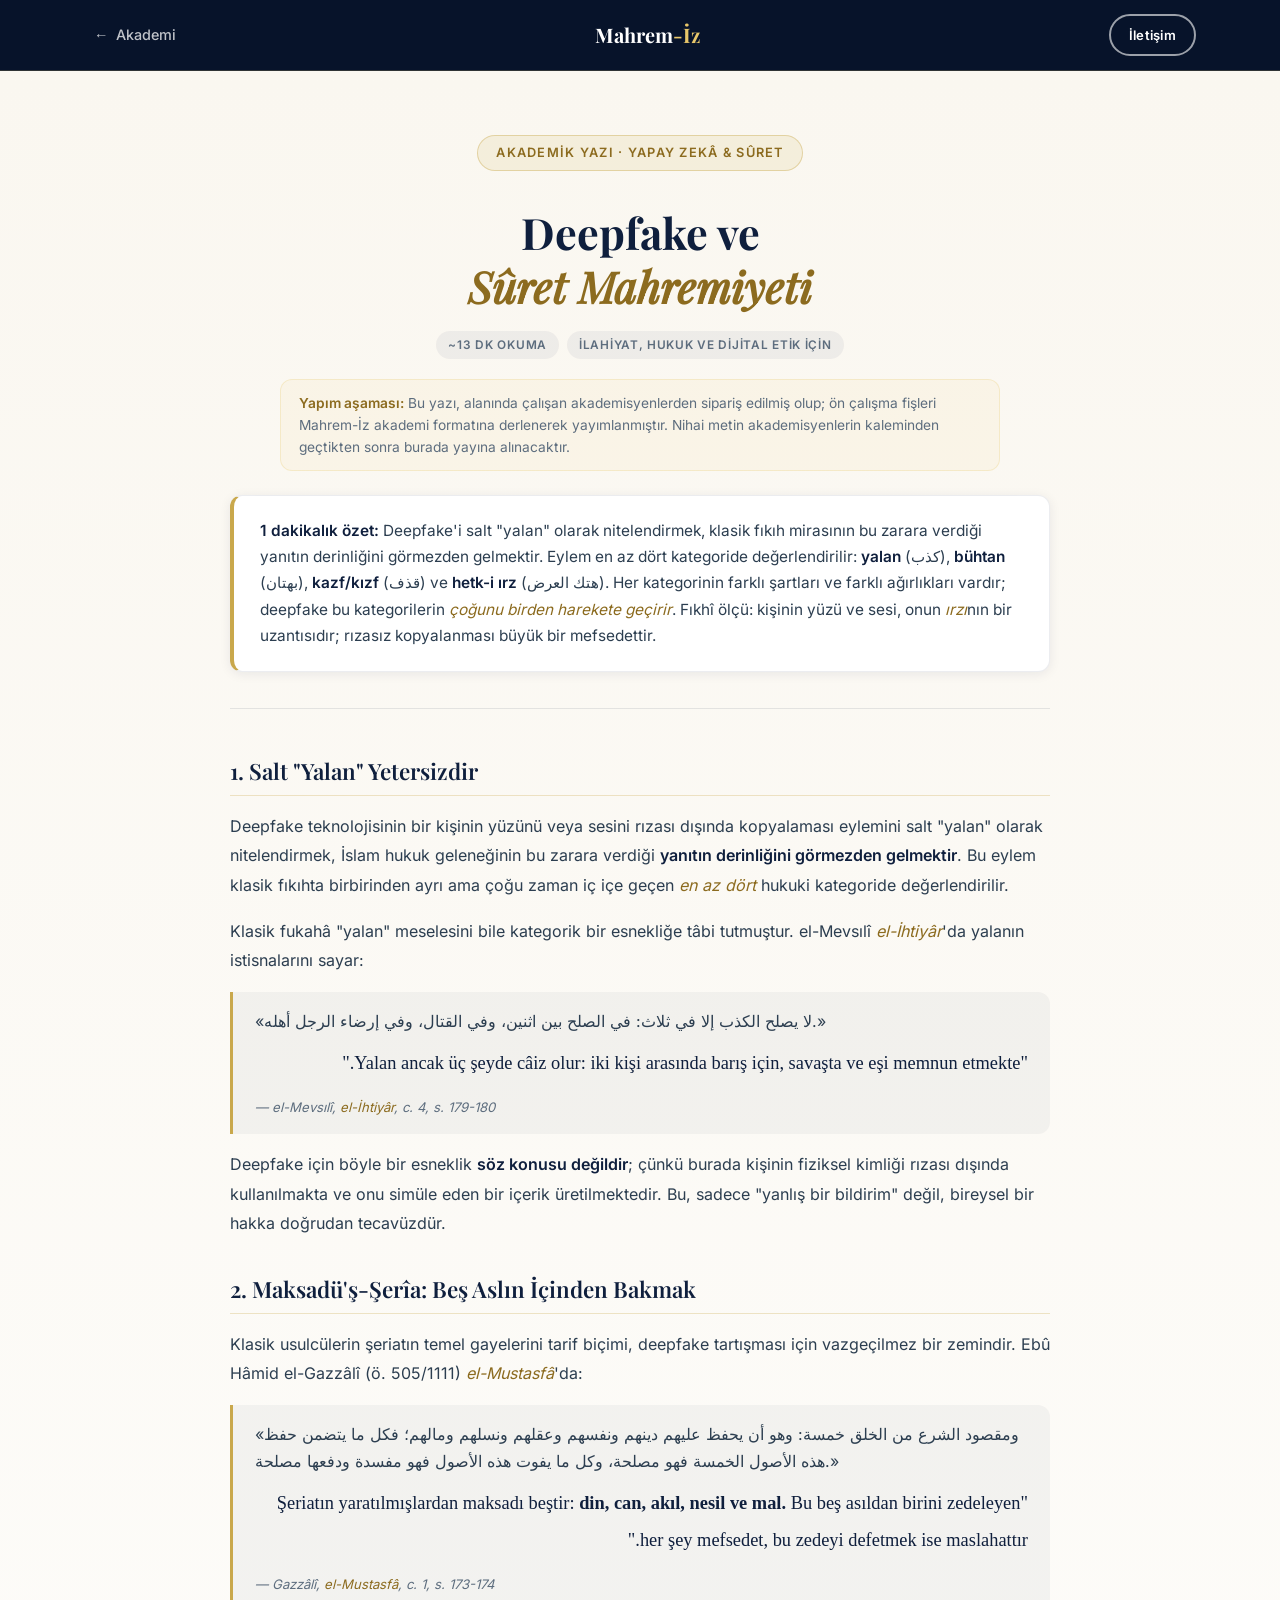
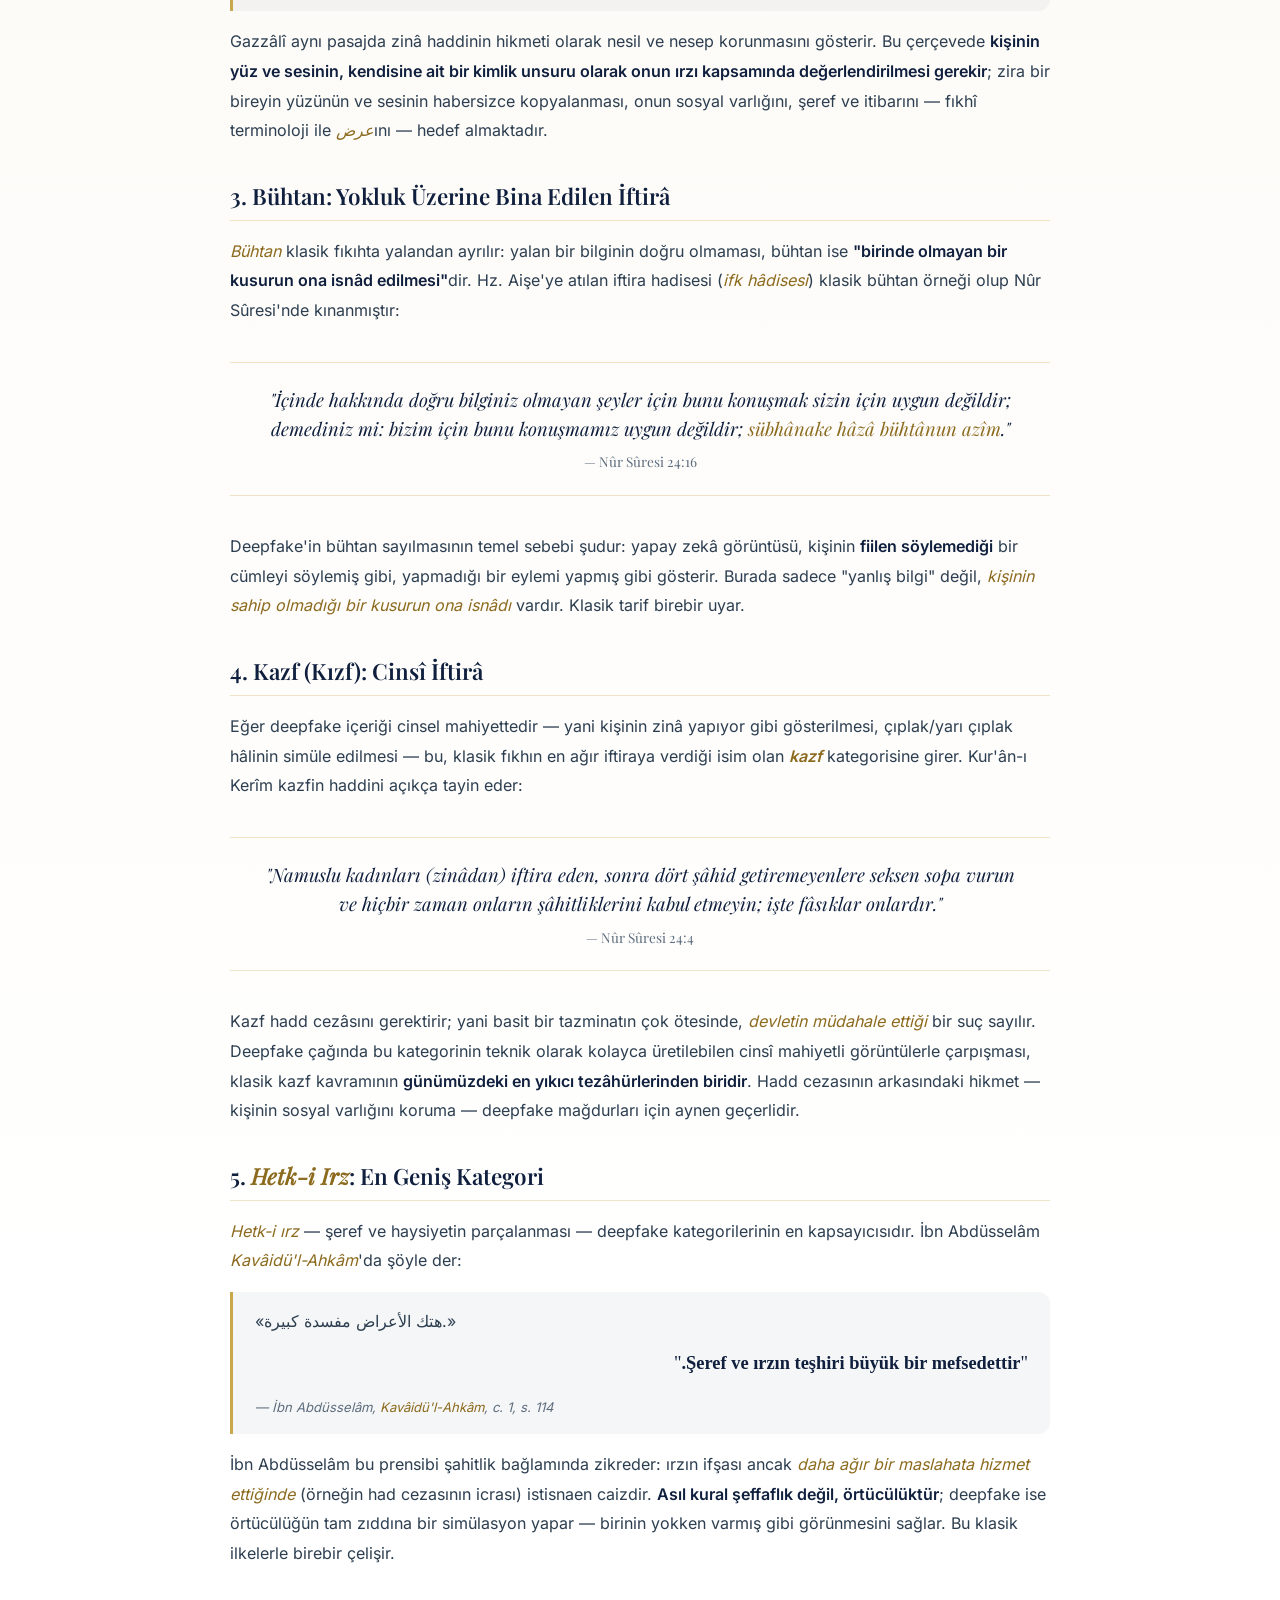
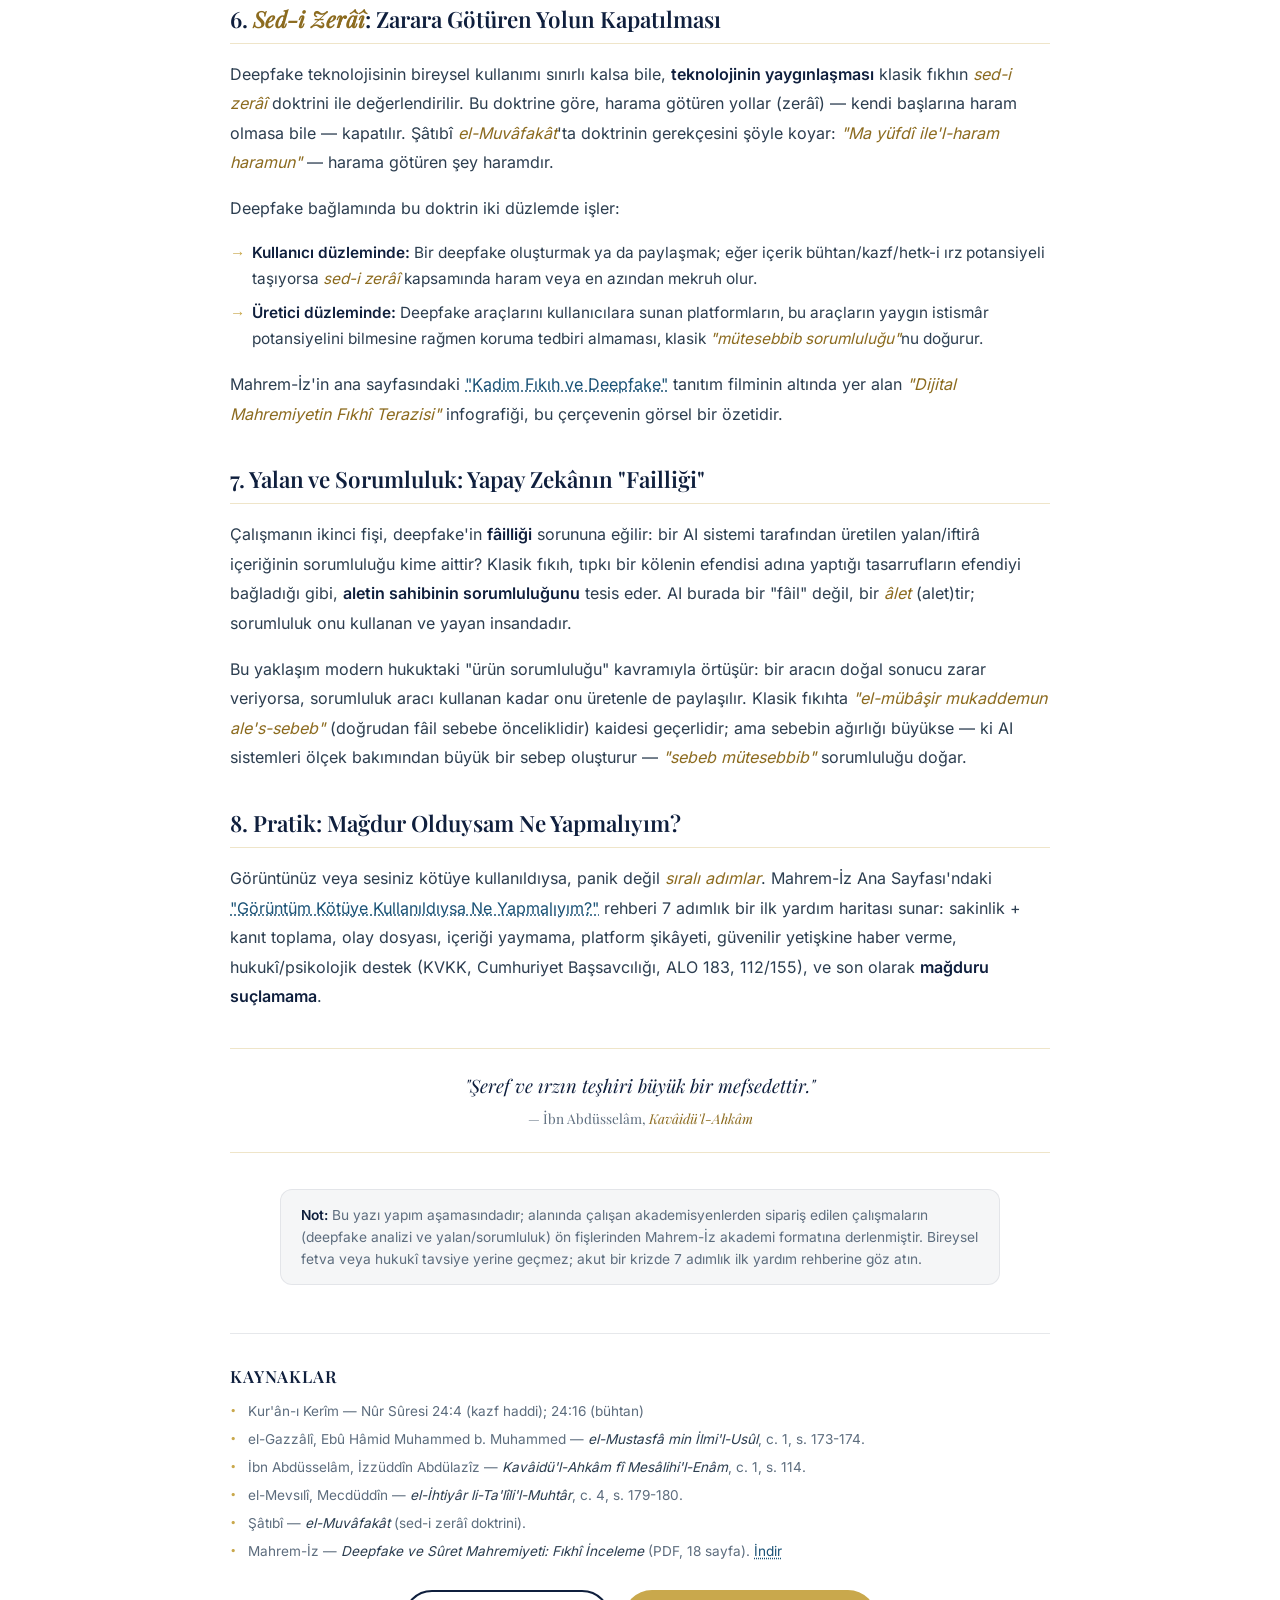
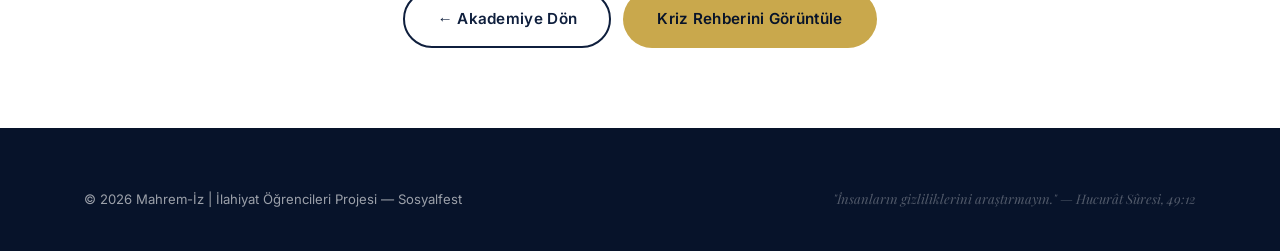
<file: akademi/deepfake.html>
<!DOCTYPE html>
<html lang="tr">
<head>
  <meta charset="UTF-8" />
  <meta name="viewport" content="width=device-width, initial-scale=1.0" />

  <title>Deepfake ve Sûret Mahremiyeti — Mahrem-İz Akademi</title>
  <meta name="description" content="Deepfake teknolojisinin klasik fıkıh kategorileriyle (yalan, bühtan, kazf, hetk-i ırz) değerlendirilmesi. Gazzâlî'nin maksadü'ş-şerîa beş aslı ve sed-i zerâî doktrini perspektifinden." />
  <meta name="robots" content="index, follow" />
  <link rel="canonical" href="https://mahremiz.com.tr/akademi/deepfake.html" />

  <meta property="og:type"        content="article" />
  <meta property="og:title"       content="Deepfake ve Sûret Mahremiyeti — Mahrem-İz" />
  <meta property="og:description" content="Yapay zekâ üretimi sahte görüntüleri salt 'yalan' diye nitelendirmek yetersizdir. Klasik fıkıh dört kategoriyle bakar: yalan, bühtan, kazf, hetk-i ırz." />
  <meta property="og:url"         content="https://mahremiz.com.tr/akademi/deepfake.html" />
  <meta property="og:locale"      content="tr_TR" />
  <meta property="og:image"       content="https://mahremiz.com.tr/assets/og/mahrem-iz-og.jpg" />

  <link rel="manifest" href="../manifest.json" />
  <meta name="theme-color" content="#0f1f3d" />
  <link rel="icon" type="image/png" href="../assets/pwa/icon-192.png" />
  <link rel="apple-touch-icon" href="../assets/pwa/apple-touch-icon.png" />

  <link rel="stylesheet" href="../styles.css" />

  <link rel="stylesheet" href="../assets/fonts/fonts.css" />

  <!-- Çerezsiz analitik (GoatCounter) -->
  <script data-goatcounter="https://mahremiz.goatcounter.com/count"
          async src="//gc.zgo.at/count.js"></script>
</head>
<body>

  <header class="doc-header">
    <div class="container doc-header-row">
      <a href="../#akademi" class="doc-back" aria-label="Akademiye dön">
        <span aria-hidden="true">←</span>
        <span class="doc-back-text">Akademi</span>
      </a>
      <a href="../#hero" class="doc-brand">
        <span class="logo-text">Mahrem<span class="logo-accent">-İz</span></span>
      </a>
      <a href="../#iletisim" class="btn btn-outline doc-cta">İletişim</a>
    </div>
  </header>

  <main class="akademi-page">
    <div class="container">

      <article class="akademi-article-page">

        <header class="akademi-page-hero">
          <div class="section-tag">Akademik Yazı · Yapay Zekâ &amp; Sûret</div>
          <h1>Deepfake ve<br /><em>Sûret Mahremiyeti</em></h1>
          <div class="akademi-meta-row">
            <span class="akademi-meta-pill">~13 dk okuma</span>
            <span class="akademi-meta-pill">İlahiyat, hukuk ve dijital etik için</span>
          </div>

          <div class="akademi-author">
            <strong>Yapım aşaması:</strong>
            Bu yazı, alanında çalışan akademisyenlerden sipariş edilmiş olup;
            ön çalışma fişleri Mahrem-İz akademi formatına derlenerek
            yayımlanmıştır. Nihai metin akademisyenlerin kaleminden geçtikten
            sonra burada yayına alınacaktır.
          </div>

          <div class="akademi-tldr">
            <strong>1 dakikalık özet:</strong>
            Deepfake'i salt "yalan" olarak nitelendirmek, klasik fıkıh
            mirasının bu zarara verdiği yanıtın derinliğini görmezden gelmektir.
            Eylem en az dört kategoride değerlendirilir:
            <strong>yalan</strong> (كذب), <strong>bühtan</strong> (بهتان),
            <strong>kazf/kızf</strong> (قذف) ve <strong>hetk-i ırz</strong> (هتك العرض).
            Her kategorinin farklı şartları ve farklı ağırlıkları vardır;
            deepfake bu kategorilerin <em>çoğunu birden harekete geçirir</em>.
            Fıkhî ölçü: kişinin yüzü ve sesi, onun <em>ırzı</em>nın bir
            uzantısıdır; rızasız kopyalanması büyük bir mefsedettir.
          </div>
        </header>

        <section class="akademi-block">
          <h2>1. Salt "Yalan" Yetersizdir</h2>
          <p>
            Deepfake teknolojisinin bir kişinin yüzünü veya sesini rızası
            dışında kopyalaması eylemini salt "yalan" olarak nitelendirmek,
            İslam hukuk geleneğinin bu zarara verdiği <strong>yanıtın
            derinliğini görmezden gelmektir</strong>. Bu eylem klasik fıkıhta
            birbirinden ayrı ama çoğu zaman iç içe geçen <em>en az dört</em>
            hukuki kategoride değerlendirilir.
          </p>
          <p>
            Klasik fukahâ "yalan" meselesini bile kategorik bir esnekliğe
            tâbi tutmuştur. el-Mevsılî <em>el-İhtiyâr</em>'da yalanın
            istisnalarını sayar:
          </p>
          <blockquote class="akademi-arabic">
            «لا يصلح الكذب إلا في ثلاث: في الصلح بين اثنين، وفي القتال،
            وفي إرضاء الرجل أهله.»
            <span class="akademi-arabic-tr">
              "Yalan ancak üç şeyde câiz olur: iki kişi arasında barış için,
              savaşta ve eşi memnun etmekte."
            </span>
            <cite>— el-Mevsılî, <em>el-İhtiyâr</em>, c. 4, s. 179-180</cite>
          </blockquote>
          <p>
            Deepfake için böyle bir esneklik <strong>söz konusu değildir</strong>;
            çünkü burada kişinin fiziksel kimliği rızası dışında kullanılmakta
            ve onu simüle eden bir içerik üretilmektedir. Bu, sadece "yanlış
            bir bildirim" değil, bireysel bir hakka doğrudan tecavüzdür.
          </p>
        </section>

        <section class="akademi-block">
          <h2>2. Maksadü'ş-Şerîa: Beş Aslın İçinden Bakmak</h2>
          <p>
            Klasik usulcülerin şeriatın temel gayelerini tarif biçimi, deepfake
            tartışması için vazgeçilmez bir zemindir. Ebû Hâmid el-Gazzâlî
            (ö. 505/1111) <em>el-Mustasfâ</em>'da:
          </p>
          <blockquote class="akademi-arabic">
            «ومقصود الشرع من الخلق خمسة: وهو أن يحفظ عليهم دينهم ونفسهم
            وعقلهم ونسلهم ومالهم؛ فكل ما يتضمن حفظ هذه الأصول الخمسة فهو
            مصلحة، وكل ما يفوت هذه الأصول فهو مفسدة ودفعها مصلحة.»
            <span class="akademi-arabic-tr">
              "Şeriatın yaratılmışlardan maksadı beştir: <strong>din, can,
              akıl, nesil ve mal.</strong> Bu beş asıldan birini zedeleyen
              her şey mefsedet, bu zedeyi defetmek ise maslahattır."
            </span>
            <cite>— Gazzâlî, <em>el-Mustasfâ</em>, c. 1, s. 173-174</cite>
          </blockquote>
          <p>
            Gazzâlî aynı pasajda zinâ haddinin hikmeti olarak nesil ve nesep
            korunmasını gösterir. Bu çerçevede <strong>kişinin yüz ve sesinin,
            kendisine ait bir kimlik unsuru olarak onun ırzı kapsamında
            değerlendirilmesi gerekir</strong>; zira bir bireyin yüzünün ve
            sesinin habersizce kopyalanması, onun sosyal varlığını, şeref
            ve itibarını — fıkhî terminoloji ile <em>عرض</em>ını —
            hedef almaktadır.
          </p>
        </section>

        <section class="akademi-block">
          <h2>3. Bühtan: Yokluk Üzerine Bina Edilen İftirâ</h2>
          <p>
            <em>Bühtan</em> klasik fıkıhta yalandan ayrılır: yalan bir bilginin
            doğru olmaması, bühtan ise <strong>"birinde olmayan bir kusurun
            ona isnâd edilmesi"</strong>dir. Hz. Aişe'ye atılan iftira hadisesi
            (<em>ifk hâdisesi</em>) klasik bühtan örneği olup Nûr Sûresi'nde
            kınanmıştır:
          </p>
          <blockquote class="akademi-quote">
            "İçinde hakkında doğru bilginiz olmayan şeyler için bunu konuşmak
            sizin için uygun değildir; demediniz mi: bizim için bunu konuşmamız
            uygun değildir; <em>sübhânake hâzâ bühtânun azîm</em>."
            <cite>— Nûr Sûresi 24:16</cite>
          </blockquote>
          <p>
            Deepfake'in bühtan sayılmasının temel sebebi şudur: yapay zekâ
            görüntüsü, kişinin <strong>fiilen söylemediği</strong> bir cümleyi
            söylemiş gibi, yapmadığı bir eylemi yapmış gibi gösterir. Burada
            sadece "yanlış bilgi" değil, <em>kişinin sahip olmadığı bir
            kusurun ona isnâdı</em> vardır. Klasik tarif birebir uyar.
          </p>
        </section>

        <section class="akademi-block">
          <h2>4. Kazf (Kızf): Cinsî İftirâ</h2>
          <p>
            Eğer deepfake içeriği cinsel mahiyettedir — yani kişinin zinâ
            yapıyor gibi gösterilmesi, çıplak/yarı çıplak hâlinin simüle
            edilmesi — bu, klasik fıkhın en ağır iftiraya verdiği isim olan
            <strong><em>kazf</em></strong> kategorisine girer. Kur'ân-ı
            Kerîm kazfin haddini açıkça tayin eder:
          </p>
          <blockquote class="akademi-quote">
            "Namuslu kadınları (zinâdan) iftira eden, sonra dört şâhid
            getiremeyenlere seksen sopa vurun ve hiçbir zaman onların
            şâhitliklerini kabul etmeyin; işte fâsıklar onlardır."
            <cite>— Nûr Sûresi 24:4</cite>
          </blockquote>
          <p>
            Kazf hadd cezâsını gerektirir; yani basit bir tazminatın çok
            ötesinde, <em>devletin müdahale ettiği</em> bir suç sayılır.
            Deepfake çağında bu kategorinin teknik olarak kolayca üretilebilen
            cinsî mahiyetli görüntülerle çarpışması, klasik kazf kavramının
            <strong>günümüzdeki en yıkıcı tezâhürlerinden biridir</strong>.
            Hadd cezasının arkasındaki hikmet — kişinin sosyal varlığını
            koruma — deepfake mağdurları için aynen geçerlidir.
          </p>
        </section>

        <section class="akademi-block">
          <h2>5. <em>Hetk-i Irz</em>: En Geniş Kategori</h2>
          <p>
            <em>Hetk-i ırz</em> — şeref ve haysiyetin parçalanması — deepfake
            kategorilerinin en kapsayıcısıdır. İbn Abdüsselâm
            <em>Kavâidü'l-Ahkâm</em>'da şöyle der:
          </p>
          <blockquote class="akademi-arabic">
            «هتك الأعراض مفسدة كبيرة.»
            <span class="akademi-arabic-tr">
              "<strong>Şeref ve ırzın teşhiri büyük bir mefsedettir.</strong>"
            </span>
            <cite>— İbn Abdüsselâm, <em>Kavâidü'l-Ahkâm</em>, c. 1, s. 114</cite>
          </blockquote>
          <p>
            İbn Abdüsselâm bu prensibi şahitlik bağlamında zikreder: ırzın
            ifşası ancak <em>daha ağır bir maslahata hizmet ettiğinde</em>
            (örneğin had cezasının icrası) istisnaen caizdir. <strong>Asıl
            kural şeffaflık değil, örtücülüktür</strong>; deepfake ise
            örtücülüğün tam zıddına bir simülasyon yapar — birinin yokken
            varmış gibi görünmesini sağlar. Bu klasik ilkelerle birebir
            çelişir.
          </p>
        </section>

        <section class="akademi-block">
          <h2>6. <em>Sed-i Zerâî</em>: Zarara Götüren Yolun Kapatılması</h2>
          <p>
            Deepfake teknolojisinin bireysel kullanımı sınırlı kalsa bile,
            <strong>teknolojinin yaygınlaşması</strong> klasik fıkhın
            <em>sed-i zerâî</em> doktrini ile değerlendirilir. Bu doktrine
            göre, harama götüren yollar (zerâî) — kendi başlarına haram
            olmasa bile — kapatılır. Şâtıbî <em>el-Muvâfakât</em>'ta
            doktrinin gerekçesini şöyle koyar: <em>"Ma yüfdî ile'l-haram
            haramun"</em> — harama götüren şey haramdır.
          </p>
          <p>
            Deepfake bağlamında bu doktrin iki düzlemde işler:
          </p>
          <ul class="akademi-list">
            <li><strong>Kullanıcı düzleminde:</strong> Bir deepfake oluşturmak ya da paylaşmak; eğer içerik bühtan/kazf/hetk-i ırz potansiyeli taşıyorsa <em>sed-i zerâî</em> kapsamında haram veya en azından mekruh olur.</li>
            <li><strong>Üretici düzleminde:</strong> Deepfake araçlarını kullanıcılara sunan platformların, bu araçların yaygın istismâr potansiyelini bilmesine rağmen koruma tedbiri almaması, klasik <em>"mütesebbib sorumluluğu"</em>nu doğurur.</li>
          </ul>
          <p>
            Mahrem-İz'in ana sayfasındaki
            <a href="../#tanitim-2">"Kadim Fıkıh ve Deepfake"</a>
            tanıtım filminin altında yer alan <em>"Dijital Mahremiyetin Fıkhî
            Terazisi"</em> infografiği, bu çerçevenin görsel bir özetidir.
          </p>
        </section>

        <section class="akademi-block">
          <h2>7. Yalan ve Sorumluluk: Yapay Zekânın "Failliği"</h2>
          <p>
            Çalışmanın ikinci fişi, deepfake'in <strong>fâilliği</strong>
            sorununa eğilir: bir AI sistemi tarafından üretilen yalan/iftirâ
            içeriğinin sorumluluğu kime aittir? Klasik fıkıh, tıpkı bir kölenin
            efendisi adına yaptığı tasarrufların efendiyi bağladığı gibi,
            <strong>aletin sahibinin sorumluluğunu</strong> tesis eder. AI
            burada bir "fâil" değil, bir <em>âlet</em> (alet)tir; sorumluluk
            onu kullanan ve yayan insandadır.
          </p>
          <p>
            Bu yaklaşım modern hukuktaki "ürün sorumluluğu" kavramıyla
            örtüşür: bir aracın doğal sonucu zarar veriyorsa, sorumluluk
            aracı kullanan kadar onu üretenle de paylaşılır. Klasik fıkıhta
            <em>"el-mübâşir mukaddemun ale's-sebeb"</em> (doğrudan fâil
            sebebe önceliklidir) kaidesi geçerlidir; ama sebebin ağırlığı
            büyükse — ki AI sistemleri ölçek bakımından büyük bir sebep
            oluşturur — <em>"sebeb mütesebbib"</em> sorumluluğu doğar.
          </p>
        </section>

        <section class="akademi-block">
          <h2>8. Pratik: Mağdur Olduysam Ne Yapmalıyım?</h2>
          <p>
            Görüntünüz veya sesiniz kötüye kullanıldıysa, panik değil
            <em>sıralı adımlar</em>. Mahrem-İz Ana Sayfası'ndaki
            <a href="../#kriz-rehberi">"Görüntüm Kötüye Kullanıldıysa
            Ne Yapmalıyım?"</a> rehberi 7 adımlık bir ilk yardım haritası sunar:
            sakinlik + kanıt toplama, olay dosyası, içeriği yaymama, platform
            şikâyeti, güvenilir yetişkine haber verme, hukukî/psikolojik destek
            (KVKK, Cumhuriyet Başsavcılığı, ALO 183, 112/155), ve son olarak
            <strong>mağduru suçlamama</strong>.
          </p>
        </section>

        <blockquote class="akademi-quote">
          "Şeref ve ırzın teşhiri büyük bir mefsedettir."
          <cite>— İbn Abdüsselâm, <em>Kavâidü'l-Ahkâm</em></cite>
        </blockquote>

        <p class="fetva-not" role="note">
          <strong>Not:</strong> Bu yazı yapım aşamasındadır; alanında çalışan
          akademisyenlerden sipariş edilen çalışmaların (deepfake analizi ve
          yalan/sorumluluk) ön fişlerinden Mahrem-İz akademi formatına
          derlenmiştir. Bireysel fetva veya hukukî tavsiye yerine geçmez;
          akut bir krizde <a href="../#kriz-rehberi">7 adımlık ilk
          yardım rehberi</a>ne göz atın.
        </p>

        <footer class="akademi-page-footer">
          <h3>Kaynaklar</h3>
          <ul class="akademi-refs">
            <li>Kur'ân-ı Kerîm — Nûr Sûresi 24:4 (kazf haddi); 24:16 (bühtan)</li>
            <li>el-Gazzâlî, Ebû Hâmid Muhammed b. Muhammed — <em>el-Mustasfâ min İlmi'l-Usûl</em>, c. 1, s. 173-174.</li>
            <li>İbn Abdüsselâm, İzzüddîn Abdülazîz — <em>Kavâidü'l-Ahkâm fî Mesâlihi'l-Enâm</em>, c. 1, s. 114.</li>
            <li>el-Mevsılî, Mecdüddîn — <em>el-İhtiyâr li-Ta'lîli'l-Muhtâr</em>, c. 4, s. 179-180.</li>
            <li>Şâtıbî — <em>el-Muvâfakât</em> (sed-i zerâî doktrini).</li>
            <li>Mahrem-İz — <em>Deepfake ve Sûret Mahremiyeti: Fıkhî İnceleme</em> (PDF, 18 sayfa). <a href="../Deepfake_Jurisprudence.pdf" download>İndir</a></li>
          </ul>
          <div class="akademi-page-cta">
            <a href="../#akademi" class="btn btn-secondary">← Akademiye Dön</a>
            <a href="../#kriz-rehberi" class="btn btn-primary">Kriz Rehberini Görüntüle</a>
          </div>
        </footer>

      </article>

    </div>
  </main>

  <footer class="footer">
    <div class="container">
      <div class="footer-bottom">
        <p>© 2026 Mahrem-İz | İlahiyat Öğrencileri Projesi — Sosyalfest</p>
        <p class="footer-verse">"İnsanların gizliliklerini araştırmayın." — Hucurât Sûresi, 49:12</p>
      </div>
    </div>
  </footer>

</body>
</html>
</file>
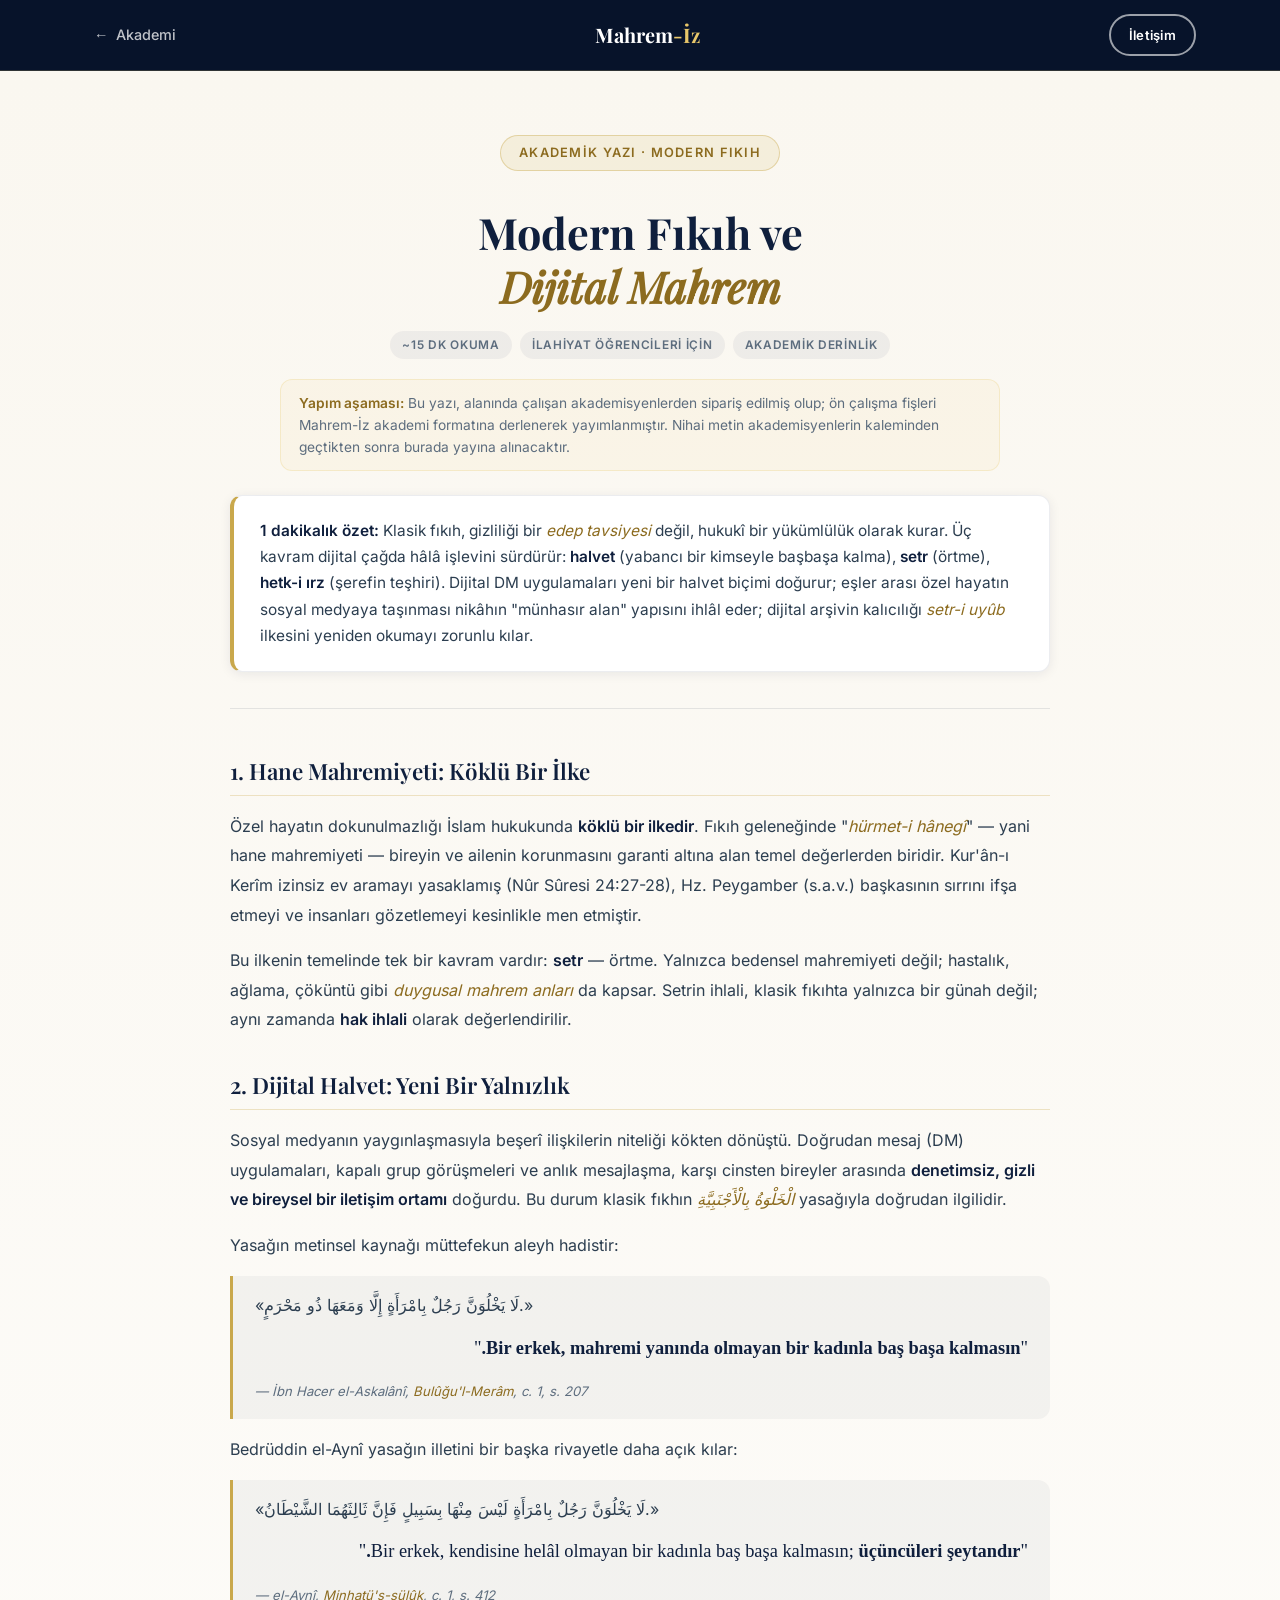
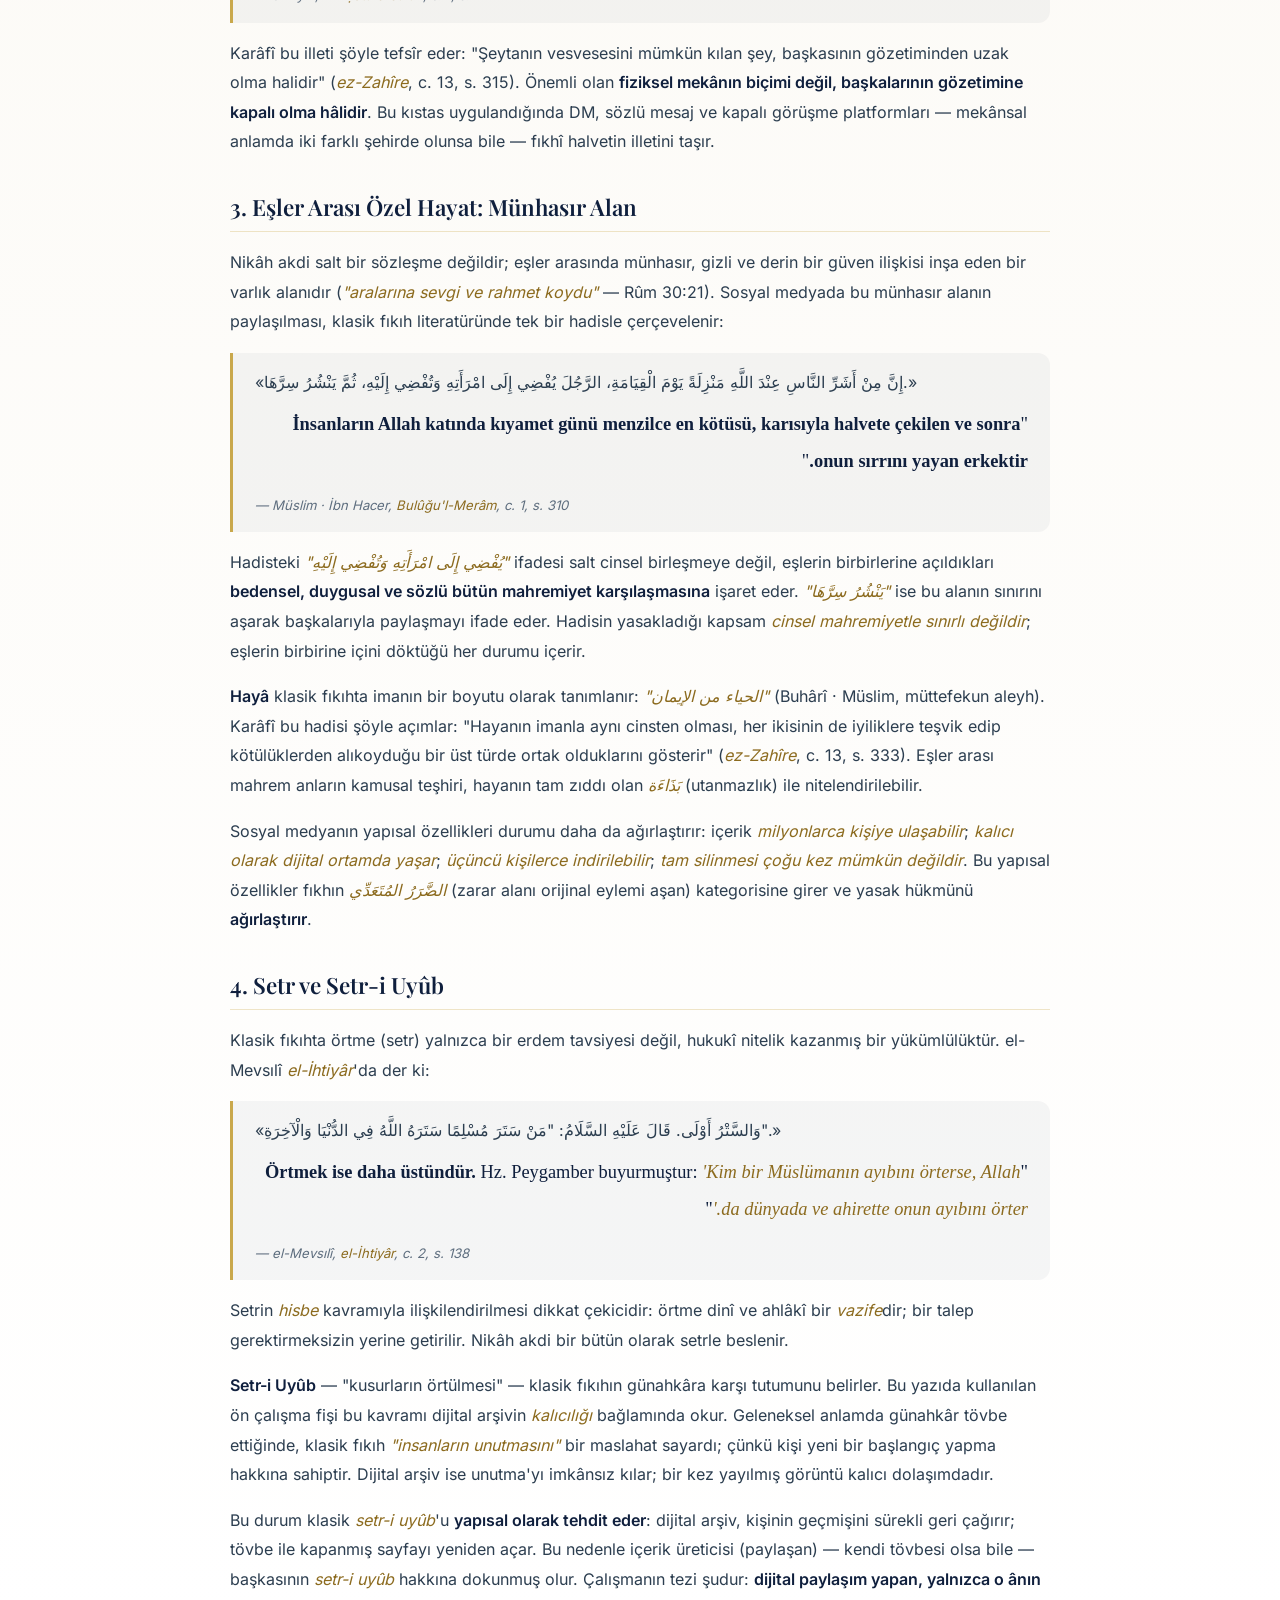
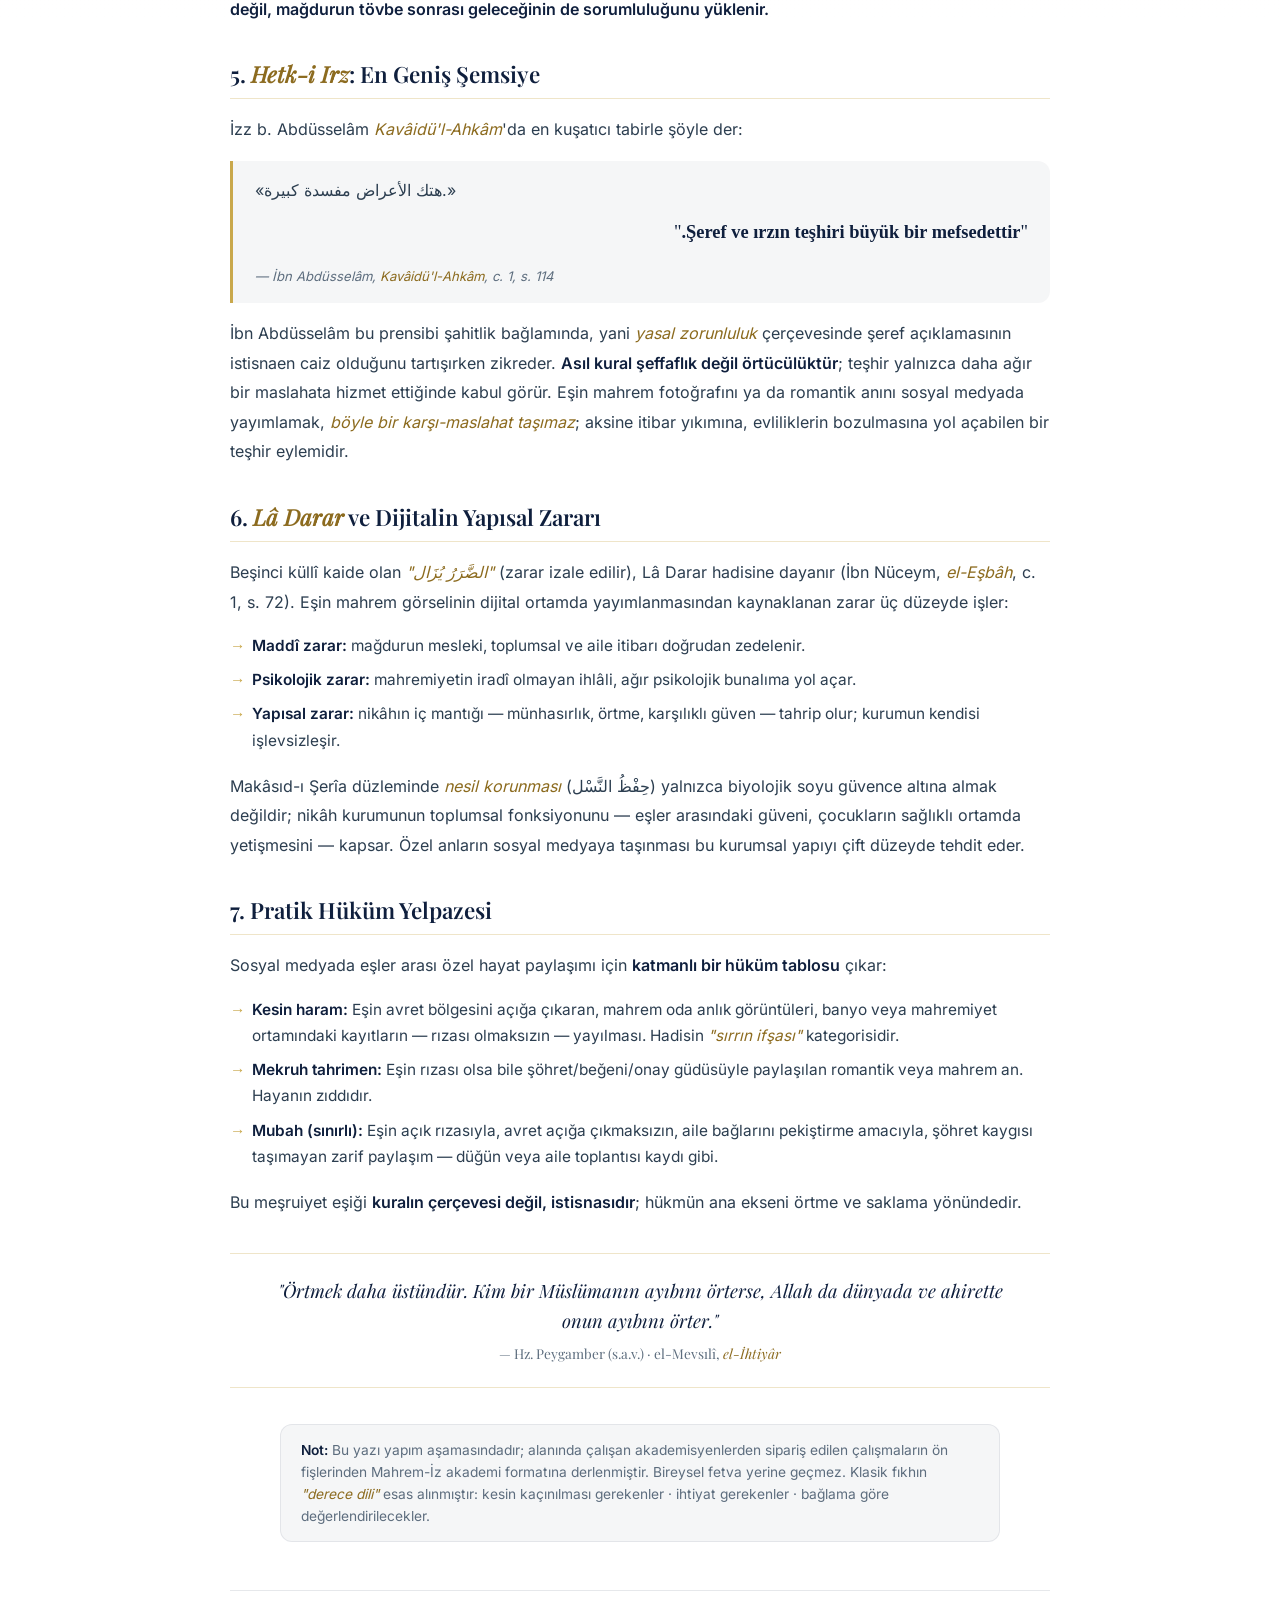
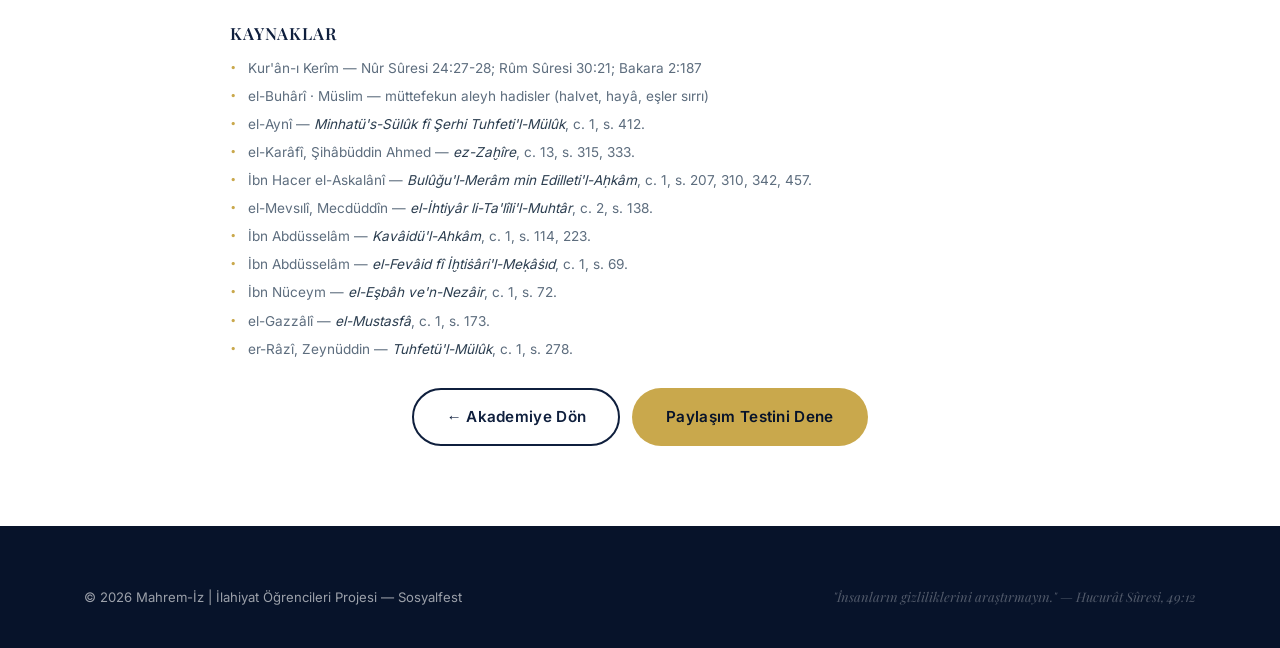
<file: akademi/fikih.html>
<!DOCTYPE html>
<html lang="tr">
<head>
  <meta charset="UTF-8" />
  <meta name="viewport" content="width=device-width, initial-scale=1.0" />

  <title>Modern Fıkıh ve Dijital Mahrem — Mahrem-İz Akademi</title>
  <meta name="description" content="Klasik fıkhın halvet, hürmet-i hânegî, setr ve setr-i uyûb kategorilerinin dijital mesajlaşma, eşler arası paylaşım ve dijital arşiv bağlamında değerlendirilmesi." />
  <meta name="robots" content="index, follow" />
  <link rel="canonical" href="https://mahremiz.com.tr/akademi/fikih.html" />

  <meta property="og:type"        content="article" />
  <meta property="og:title"       content="Modern Fıkıh ve Dijital Mahrem — Mahrem-İz" />
  <meta property="og:description" content="Dijital halvet, eşler arası özel hayat paylaşımı ve setr-i uyûb: klasik fıkhın çağdaş bir yorumu." />
  <meta property="og:url"         content="https://mahremiz.com.tr/akademi/fikih.html" />
  <meta property="og:locale"      content="tr_TR" />
  <meta property="og:image"       content="https://mahremiz.com.tr/assets/og/mahrem-iz-og.jpg" />

  <link rel="manifest" href="../manifest.json" />
  <meta name="theme-color" content="#0f1f3d" />
  <link rel="icon" type="image/png" href="../assets/pwa/icon-192.png" />
  <link rel="apple-touch-icon" href="../assets/pwa/apple-touch-icon.png" />

  <link rel="stylesheet" href="../styles.css" />

  <link rel="stylesheet" href="../assets/fonts/fonts.css" />

  <!-- Çerezsiz analitik (GoatCounter) -->
  <script data-goatcounter="https://mahremiz.goatcounter.com/count"
          async src="//gc.zgo.at/count.js"></script>
</head>
<body>

  <header class="doc-header">
    <div class="container doc-header-row">
      <a href="../#akademi" class="doc-back" aria-label="Akademiye dön">
        <span aria-hidden="true">←</span>
        <span class="doc-back-text">Akademi</span>
      </a>
      <a href="../#hero" class="doc-brand">
        <span class="logo-text">Mahrem<span class="logo-accent">-İz</span></span>
      </a>
      <a href="../#iletisim" class="btn btn-outline doc-cta">İletişim</a>
    </div>
  </header>

  <main class="akademi-page">
    <div class="container">

      <article class="akademi-article-page">

        <header class="akademi-page-hero">
          <div class="section-tag">Akademik Yazı · Modern Fıkıh</div>
          <h1>Modern Fıkıh ve<br /><em>Dijital Mahrem</em></h1>
          <div class="akademi-meta-row">
            <span class="akademi-meta-pill">~15 dk okuma</span>
            <span class="akademi-meta-pill">İlahiyat öğrencileri için</span>
            <span class="akademi-meta-pill">Akademik derinlik</span>
          </div>

          <div class="akademi-author">
            <strong>Yapım aşaması:</strong>
            Bu yazı, alanında çalışan akademisyenlerden sipariş edilmiş olup;
            ön çalışma fişleri Mahrem-İz akademi formatına derlenerek
            yayımlanmıştır. Nihai metin akademisyenlerin kaleminden geçtikten
            sonra burada yayına alınacaktır.
          </div>

          <div class="akademi-tldr">
            <strong>1 dakikalık özet:</strong>
            Klasik fıkıh, gizliliği bir <em>edep tavsiyesi</em> değil, hukukî
            bir yükümlülük olarak kurar. Üç kavram dijital çağda hâlâ
            işlevini sürdürür: <strong>halvet</strong> (yabancı bir kimseyle
            başbaşa kalma), <strong>setr</strong> (örtme), <strong>hetk-i ırz</strong>
            (şerefin teşhiri). Dijital DM uygulamaları yeni bir halvet biçimi
            doğurur; eşler arası özel hayatın sosyal medyaya taşınması nikâhın
            "münhasır alan" yapısını ihlâl eder; dijital arşivin kalıcılığı
            <em>setr-i uyûb</em> ilkesini yeniden okumayı zorunlu kılar.
          </div>
        </header>

        <section class="akademi-block">
          <h2>1. Hane Mahremiyeti: Köklü Bir İlke</h2>
          <p>
            Özel hayatın dokunulmazlığı İslam hukukunda <strong>köklü bir
            ilkedir</strong>. Fıkıh geleneğinde "<em>hürmet-i hânegî</em>" —
            yani hane mahremiyeti — bireyin ve ailenin korunmasını garanti
            altına alan temel değerlerden biridir. Kur'ân-ı Kerîm izinsiz ev
            aramayı yasaklamış (Nûr Sûresi 24:27-28), Hz. Peygamber (s.a.v.)
            başkasının sırrını ifşa etmeyi ve insanları gözetlemeyi kesinlikle
            men etmiştir.
          </p>
          <p>
            Bu ilkenin temelinde tek bir kavram vardır: <strong>setr</strong>
            — örtme. Yalnızca bedensel mahremiyeti değil; hastalık, ağlama,
            çöküntü gibi <em>duygusal mahrem anları</em> da kapsar. Setrin
            ihlali, klasik fıkıhta yalnızca bir günah değil; aynı zamanda
            <strong>hak ihlali</strong> olarak değerlendirilir.
          </p>
        </section>

        <section class="akademi-block">
          <h2>2. Dijital Halvet: Yeni Bir Yalnızlık</h2>
          <p>
            Sosyal medyanın yaygınlaşmasıyla beşerî ilişkilerin niteliği
            kökten dönüştü. Doğrudan mesaj (DM) uygulamaları, kapalı grup
            görüşmeleri ve anlık mesajlaşma, karşı cinsten bireyler arasında
            <strong>denetimsiz, gizli ve bireysel bir iletişim ortamı</strong>
            doğurdu. Bu durum klasik fıkhın
            <em>الْخَلْوَةُ بِالْأَجْنَبِيَّةِ</em> yasağıyla doğrudan ilgilidir.
          </p>
          <p>
            Yasağın metinsel kaynağı müttefekun aleyh hadistir:
          </p>
          <blockquote class="akademi-arabic">
            «لَا يَخْلُوَنَّ رَجُلٌ بِامْرَأَةٍ إِلَّا وَمَعَهَا ذُو مَحْرَمٍ.»
            <span class="akademi-arabic-tr">
              "<strong>Bir erkek, mahremi yanında olmayan bir kadınla baş başa
              kalmasın.</strong>"
            </span>
            <cite>— İbn Hacer el-Askalânî, <em>Bulûğu'l-Merâm</em>, c. 1, s. 207</cite>
          </blockquote>
          <p>
            Bedrüddin el-Aynî yasağın illetini bir başka rivayetle daha açık
            kılar:
          </p>
          <blockquote class="akademi-arabic">
            «لَا يَخْلُوَنَّ رَجُلٌ بِامْرَأَةٍ لَيْسَ مِنْهَا بِسَبِيلٍ
            فَإِنَّ ثَالِثَهُمَا الشَّيْطَانُ.»
            <span class="akademi-arabic-tr">
              "Bir erkek, kendisine helâl olmayan bir kadınla baş başa kalmasın;
              <strong>üçüncüleri şeytandır.</strong>"
            </span>
            <cite>— el-Aynî, <em>Minḥatü's-sülûk</em>, c. 1, s. 412</cite>
          </blockquote>
          <p>
            Karâfî bu illeti şöyle tefsîr eder: "Şeytanın vesvesesini mümkün
            kılan şey, başkasının gözetiminden uzak olma halidir" (<em>ez-Zahîre</em>,
            c. 13, s. 315). Önemli olan <strong>fiziksel mekânın biçimi değil,
            başkalarının gözetimine kapalı olma hâlidir</strong>. Bu kıstas
            uygulandığında DM, sözlü mesaj ve kapalı görüşme platformları —
            mekânsal anlamda iki farklı şehirde olunsa bile — fıkhî halvetin
            illetini taşır.
          </p>
        </section>

        <section class="akademi-block">
          <h2>3. Eşler Arası Özel Hayat: Münhasır Alan</h2>
          <p>
            Nikâh akdi salt bir sözleşme değildir; eşler arasında münhasır,
            gizli ve derin bir güven ilişkisi inşa eden bir varlık alanıdır
            (<em>"aralarına sevgi ve rahmet koydu"</em> — Rûm 30:21).
            Sosyal medyada bu münhasır alanın paylaşılması, klasik fıkıh
            literatüründe tek bir hadisle çerçevelenir:
          </p>
          <blockquote class="akademi-arabic">
            «إِنَّ مِنْ أَشَرِّ النَّاسِ عِنْدَ اللَّهِ مَنْزِلَةً يَوْمَ
            الْقِيَامَةِ، الرَّجُلَ يُفْضِي إِلَى امْرَأَتِهِ وَتُفْضِي إِلَيْهِ،
            ثُمَّ يَنْشُرُ سِرَّهَا.»
            <span class="akademi-arabic-tr">
              "<strong>İnsanların Allah katında kıyamet günü menzilce en kötüsü,
              karısıyla halvete çekilen ve sonra onun sırrını yayan erkektir.</strong>"
            </span>
            <cite>— Müslim · İbn Hacer, <em>Bulûğu'l-Merâm</em>, c. 1, s. 310</cite>
          </blockquote>
          <p>
            Hadisteki <em>"يُفْضِي إِلَى امْرَأَتِهِ وَتُفْضِي إِلَيْهِ"</em>
            ifadesi salt cinsel birleşmeye değil, eşlerin birbirlerine
            açıldıkları <strong>bedensel, duygusal ve sözlü bütün mahremiyet
            karşılaşmasına</strong> işaret eder. <em>"يَنْشُرُ سِرَّهَا"</em>
            ise bu alanın sınırını aşarak başkalarıyla paylaşmayı ifade eder.
            Hadisin yasakladığı kapsam <em>cinsel mahremiyetle sınırlı
            değildir</em>; eşlerin birbirine içini döktüğü her durumu içerir.
          </p>
          <p>
            <strong>Hayâ</strong> klasik fıkıhta imanın bir boyutu olarak
            tanımlanır: <em>"الحياء من الإيمان"</em> (Buhârî · Müslim, müttefekun
            aleyh). Karâfî bu hadisi şöyle açımlar: "Hayanın imanla aynı
            cinsten olması, her ikisinin de iyiliklere teşvik edip kötülüklerden
            alıkoyduğu bir üst türde ortak olduklarını gösterir" (<em>ez-Zahîre</em>,
            c. 13, s. 333). Eşler arası mahrem anların kamusal teşhiri,
            hayanın tam zıddı olan <em>بَذَاءَة</em> (utanmazlık) ile
            nitelendirilebilir.
          </p>
          <p>
            Sosyal medyanın yapısal özellikleri durumu daha da ağırlaştırır:
            içerik <em>milyonlarca kişiye ulaşabilir</em>; <em>kalıcı olarak
            dijital ortamda yaşar</em>; <em>üçüncü kişilerce indirilebilir</em>;
            <em>tam silinmesi çoğu kez mümkün değildir</em>. Bu yapısal
            özellikler fıkhın <em>الضَّرَرُ المُتَعَدِّي</em> (zarar alanı
            orijinal eylemi aşan) kategorisine girer ve yasak hükmünü
            <strong>ağırlaştırır</strong>.
          </p>
        </section>

        <section class="akademi-block">
          <h2>4. Setr ve Setr-i Uyûb</h2>
          <p>
            Klasik fıkıhta örtme (setr) yalnızca bir erdem tavsiyesi değil,
            hukukî nitelik kazanmış bir yükümlülüktür. el-Mevsılî
            <em>el-İhtiyâr</em>'da der ki:
          </p>
          <blockquote class="akademi-arabic">
            «وَالسَّتْرُ أَوْلَى. قَالَ عَلَيْهِ السَّلَامُ:
            "مَنْ سَتَرَ مُسْلِمًا سَتَرَهُ اللَّهُ فِي الدُّنْيَا وَالْآخِرَةِ".»
            <span class="akademi-arabic-tr">
              "<strong>Örtmek ise daha üstündür.</strong> Hz. Peygamber buyurmuştur:
              <em>'Kim bir Müslümanın ayıbını örterse, Allah da dünyada ve
              ahirette onun ayıbını örter.'</em>"
            </span>
            <cite>— el-Mevsılî, <em>el-İhtiyâr</em>, c. 2, s. 138</cite>
          </blockquote>
          <p>
            Setrin <em>hisbe</em> kavramıyla ilişkilendirilmesi dikkat çekicidir:
            örtme dinî ve ahlâkî bir <em>vazife</em>dir; bir talep gerektirmeksizin
            yerine getirilir. Nikâh akdi bir bütün olarak setrle beslenir.
          </p>
          <p>
            <strong>Setr-i Uyûb</strong> — "kusurların örtülmesi" — klasik
            fıkıhın günahkâra karşı tutumunu belirler. Bu yazıda kullanılan
            ön çalışma fişi bu kavramı dijital arşivin <em>kalıcılığı</em>
            bağlamında okur. Geleneksel anlamda
            günahkâr tövbe ettiğinde, klasik fıkıh <em>"insanların
            unutmasını"</em> bir maslahat sayardı; çünkü kişi yeni bir başlangıç
            yapma hakkına sahiptir. Dijital arşiv ise unutma'yı imkânsız
            kılar; bir kez yayılmış görüntü kalıcı dolaşımdadır.
          </p>
          <p>
            Bu durum klasik <em>setr-i uyûb</em>'u <strong>yapısal olarak
            tehdit eder</strong>: dijital arşiv, kişinin geçmişini sürekli
            geri çağırır; tövbe ile kapanmış sayfayı yeniden açar. Bu nedenle
            içerik üreticisi (paylaşan) — kendi tövbesi olsa bile — başkasının
            <em>setr-i uyûb</em> hakkına dokunmuş olur. Çalışmanın tezi
            şudur: <strong>dijital paylaşım yapan, yalnızca o ânın değil,
            mağdurun tövbe sonrası geleceğinin de sorumluluğunu yüklenir.</strong>
          </p>
        </section>

        <section class="akademi-block">
          <h2>5. <em>Hetk-i Irz</em>: En Geniş Şemsiye</h2>
          <p>
            İzz b. Abdüsselâm <em>Kavâidü'l-Ahkâm</em>'da en kuşatıcı tabirle
            şöyle der:
          </p>
          <blockquote class="akademi-arabic">
            «هتك الأعراض مفسدة كبيرة.»
            <span class="akademi-arabic-tr">
              "<strong>Şeref ve ırzın teşhiri büyük bir mefsedettir.</strong>"
            </span>
            <cite>— İbn Abdüsselâm, <em>Kavâidü'l-Ahkâm</em>, c. 1, s. 114</cite>
          </blockquote>
          <p>
            İbn Abdüsselâm bu prensibi şahitlik bağlamında, yani <em>yasal
            zorunluluk</em> çerçevesinde şeref açıklamasının istisnaen caiz
            olduğunu tartışırken zikreder. <strong>Asıl kural şeffaflık değil
            örtücülüktür</strong>; teşhir yalnızca daha ağır bir maslahata
            hizmet ettiğinde kabul görür. Eşin mahrem fotoğrafını ya da
            romantik anını sosyal medyada yayımlamak, <em>böyle bir karşı-maslahat
            taşımaz</em>; aksine itibar yıkımına, evliliklerin bozulmasına yol
            açabilen bir teşhir eylemidir.
          </p>
        </section>

        <section class="akademi-block">
          <h2>6. <em>Lâ Darar</em> ve Dijitalin Yapısal Zararı</h2>
          <p>
            Beşinci küllî kaide olan <em>"الضَّرَرُ يُزَال"</em> (zarar izale
            edilir), Lâ Darar hadisine dayanır (İbn Nüceym, <em>el-Eşbâh</em>,
            c. 1, s. 72). Eşin mahrem görselinin dijital ortamda yayımlanmasından
            kaynaklanan zarar üç düzeyde işler:
          </p>
          <ul class="akademi-list">
            <li><strong>Maddî zarar:</strong> mağdurun mesleki, toplumsal ve aile itibarı doğrudan zedelenir.</li>
            <li><strong>Psikolojik zarar:</strong> mahremiyetin iradî olmayan ihlâli, ağır psikolojik bunalıma yol açar.</li>
            <li><strong>Yapısal zarar:</strong> nikâhın iç mantığı — münhasırlık, örtme, karşılıklı güven — tahrip olur; kurumun kendisi işlevsizleşir.</li>
          </ul>
          <p>
            Makâsıd-ı Şerîa düzleminde <em>nesil korunması</em> (حِفْظُ النَّسْل)
            yalnızca biyolojik soyu güvence altına almak değildir; nikâh
            kurumunun toplumsal fonksiyonunu — eşler arasındaki güveni,
            çocukların sağlıklı ortamda yetişmesini — kapsar. Özel anların
            sosyal medyaya taşınması bu kurumsal yapıyı çift düzeyde tehdit
            eder.
          </p>
        </section>

        <section class="akademi-block">
          <h2>7. Pratik Hüküm Yelpazesi</h2>
          <p>
            Sosyal medyada eşler arası özel hayat paylaşımı için <strong>katmanlı
            bir hüküm tablosu</strong> çıkar:
          </p>
          <ul class="akademi-list">
            <li><strong>Kesin haram:</strong> Eşin avret bölgesini açığa çıkaran, mahrem oda anlık görüntüleri, banyo veya mahremiyet ortamındaki kayıtların — rızası olmaksızın — yayılması. Hadisin <em>"sırrın ifşası"</em> kategorisidir.</li>
            <li><strong>Mekruh tahrimen:</strong> Eşin rızası olsa bile şöhret/beğeni/onay güdüsüyle paylaşılan romantik veya mahrem an. Hayanın zıddıdır.</li>
            <li><strong>Mubah (sınırlı):</strong> Eşin açık rızasıyla, avret açığa çıkmaksızın, aile bağlarını pekiştirme amacıyla, şöhret kaygısı taşımayan zarif paylaşım — düğün veya aile toplantısı kaydı gibi.</li>
          </ul>
          <p>
            Bu meşruiyet eşiği <strong>kuralın çerçevesi değil, istisnasıdır</strong>;
            hükmün ana ekseni örtme ve saklama yönündedir.
          </p>
        </section>

        <blockquote class="akademi-quote">
          "Örtmek daha üstündür. Kim bir Müslümanın ayıbını örterse, Allah da
          dünyada ve ahirette onun ayıbını örter."
          <cite>— Hz. Peygamber (s.a.v.) · el-Mevsılî, <em>el-İhtiyâr</em></cite>
        </blockquote>

        <p class="fetva-not" role="note">
          <strong>Not:</strong> Bu yazı yapım aşamasındadır; alanında çalışan
          akademisyenlerden sipariş edilen çalışmaların ön fişlerinden
          Mahrem-İz akademi formatına derlenmiştir. Bireysel fetva yerine
          geçmez. Klasik fıkhın <em>"derece dili"</em> esas alınmıştır:
          kesin kaçınılması gerekenler · ihtiyat gerekenler · bağlama göre
          değerlendirilecekler.
        </p>

        <footer class="akademi-page-footer">
          <h3>Kaynaklar</h3>
          <ul class="akademi-refs">
            <li>Kur'ân-ı Kerîm — Nûr Sûresi 24:27-28; Rûm Sûresi 30:21; Bakara 2:187</li>
            <li>el-Buhârî · Müslim — müttefekun aleyh hadisler (halvet, hayâ, eşler sırrı)</li>
            <li>el-Aynî — <em>Minhatü's-Sülûk fî Şerhi Tuhfeti'l-Mülûk</em>, c. 1, s. 412.</li>
            <li>el-Karâfî, Şihâbüddin Ahmed — <em>ez-Zaḫîre</em>, c. 13, s. 315, 333.</li>
            <li>İbn Hacer el-Askalânî — <em>Bulûğu'l-Merâm min Edilleti'l-Aḥkâm</em>, c. 1, s. 207, 310, 342, 457.</li>
            <li>el-Mevsılî, Mecdüddîn — <em>el-İhtiyâr li-Ta'lîli'l-Muhtâr</em>, c. 2, s. 138.</li>
            <li>İbn Abdüsselâm — <em>Kavâidü'l-Ahkâm</em>, c. 1, s. 114, 223.</li>
            <li>İbn Abdüsselâm — <em>el-Fevâid fî İḫtiṡâri'l-Meḳâṡıd</em>, c. 1, s. 69.</li>
            <li>İbn Nüceym — <em>el-Eşbâh ve'n-Nezâir</em>, c. 1, s. 72.</li>
            <li>el-Gazzâlî — <em>el-Mustasfâ</em>, c. 1, s. 173.</li>
            <li>er-Râzî, Zeynüddin — <em>Tuhfetü'l-Mülûk</em>, c. 1, s. 278.</li>
          </ul>
          <div class="akademi-page-cta">
            <a href="../#akademi" class="btn btn-secondary">← Akademiye Dön</a>
            <a href="../#paylasim-testi" class="btn btn-primary">Paylaşım Testini Dene</a>
          </div>
        </footer>

      </article>

    </div>
  </main>

  <footer class="footer">
    <div class="container">
      <div class="footer-bottom">
        <p>© 2026 Mahrem-İz | İlahiyat Öğrencileri Projesi — Sosyalfest</p>
        <p class="footer-verse">"İnsanların gizliliklerini araştırmayın." — Hucurât Sûresi, 49:12</p>
      </div>
    </div>
  </footer>

</body>
</html>
</file>
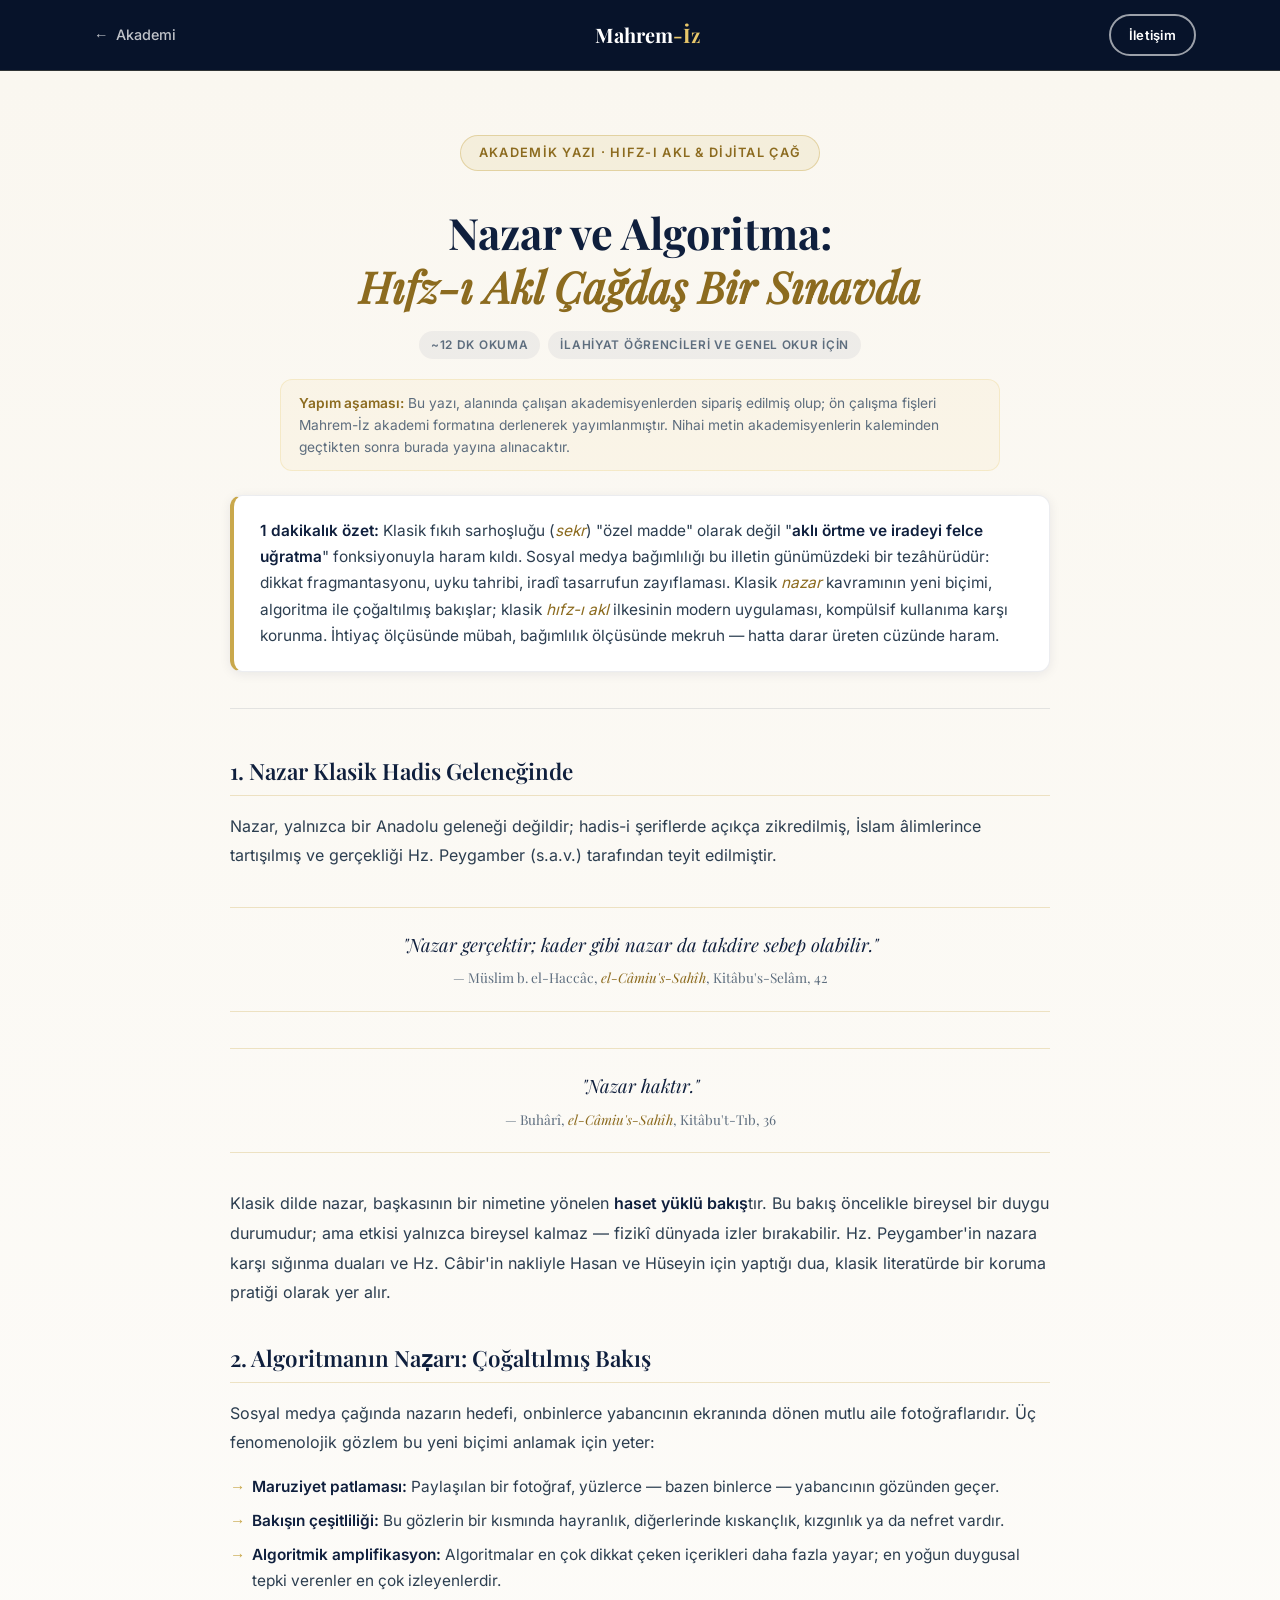
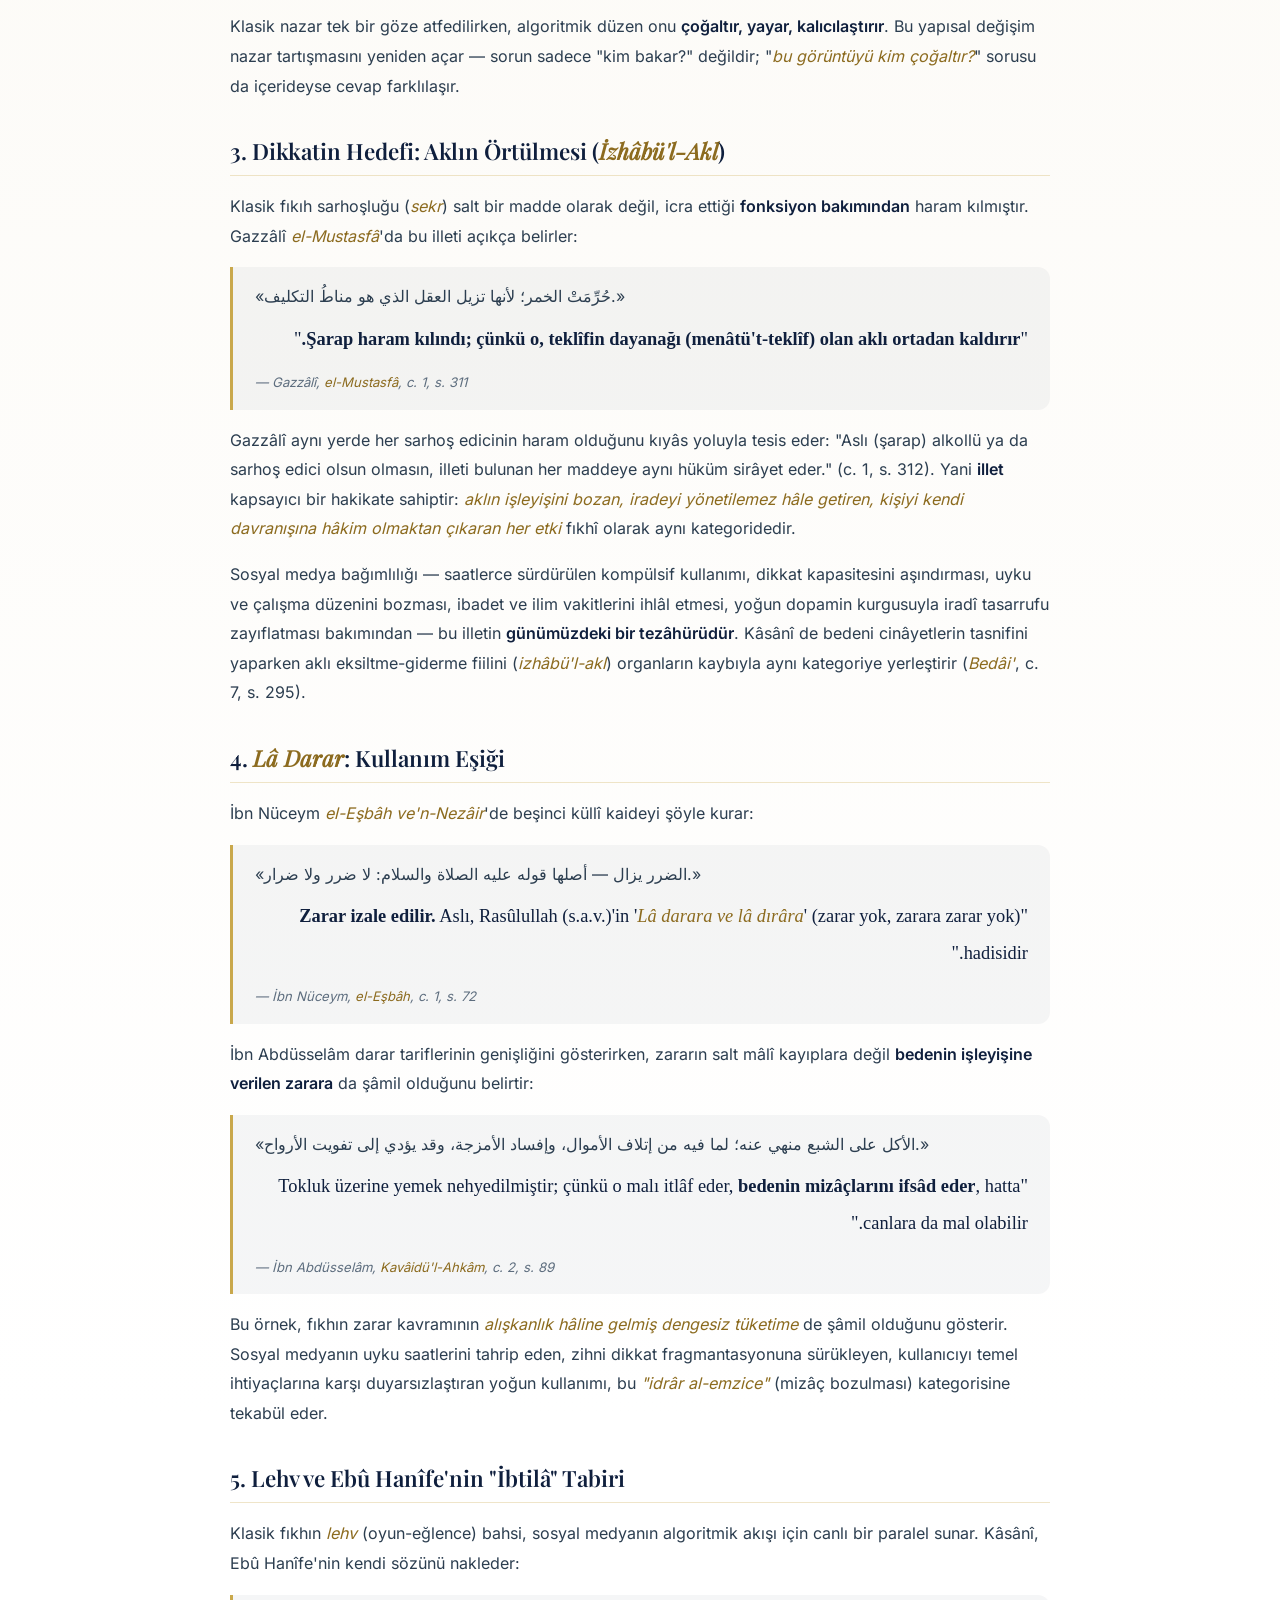
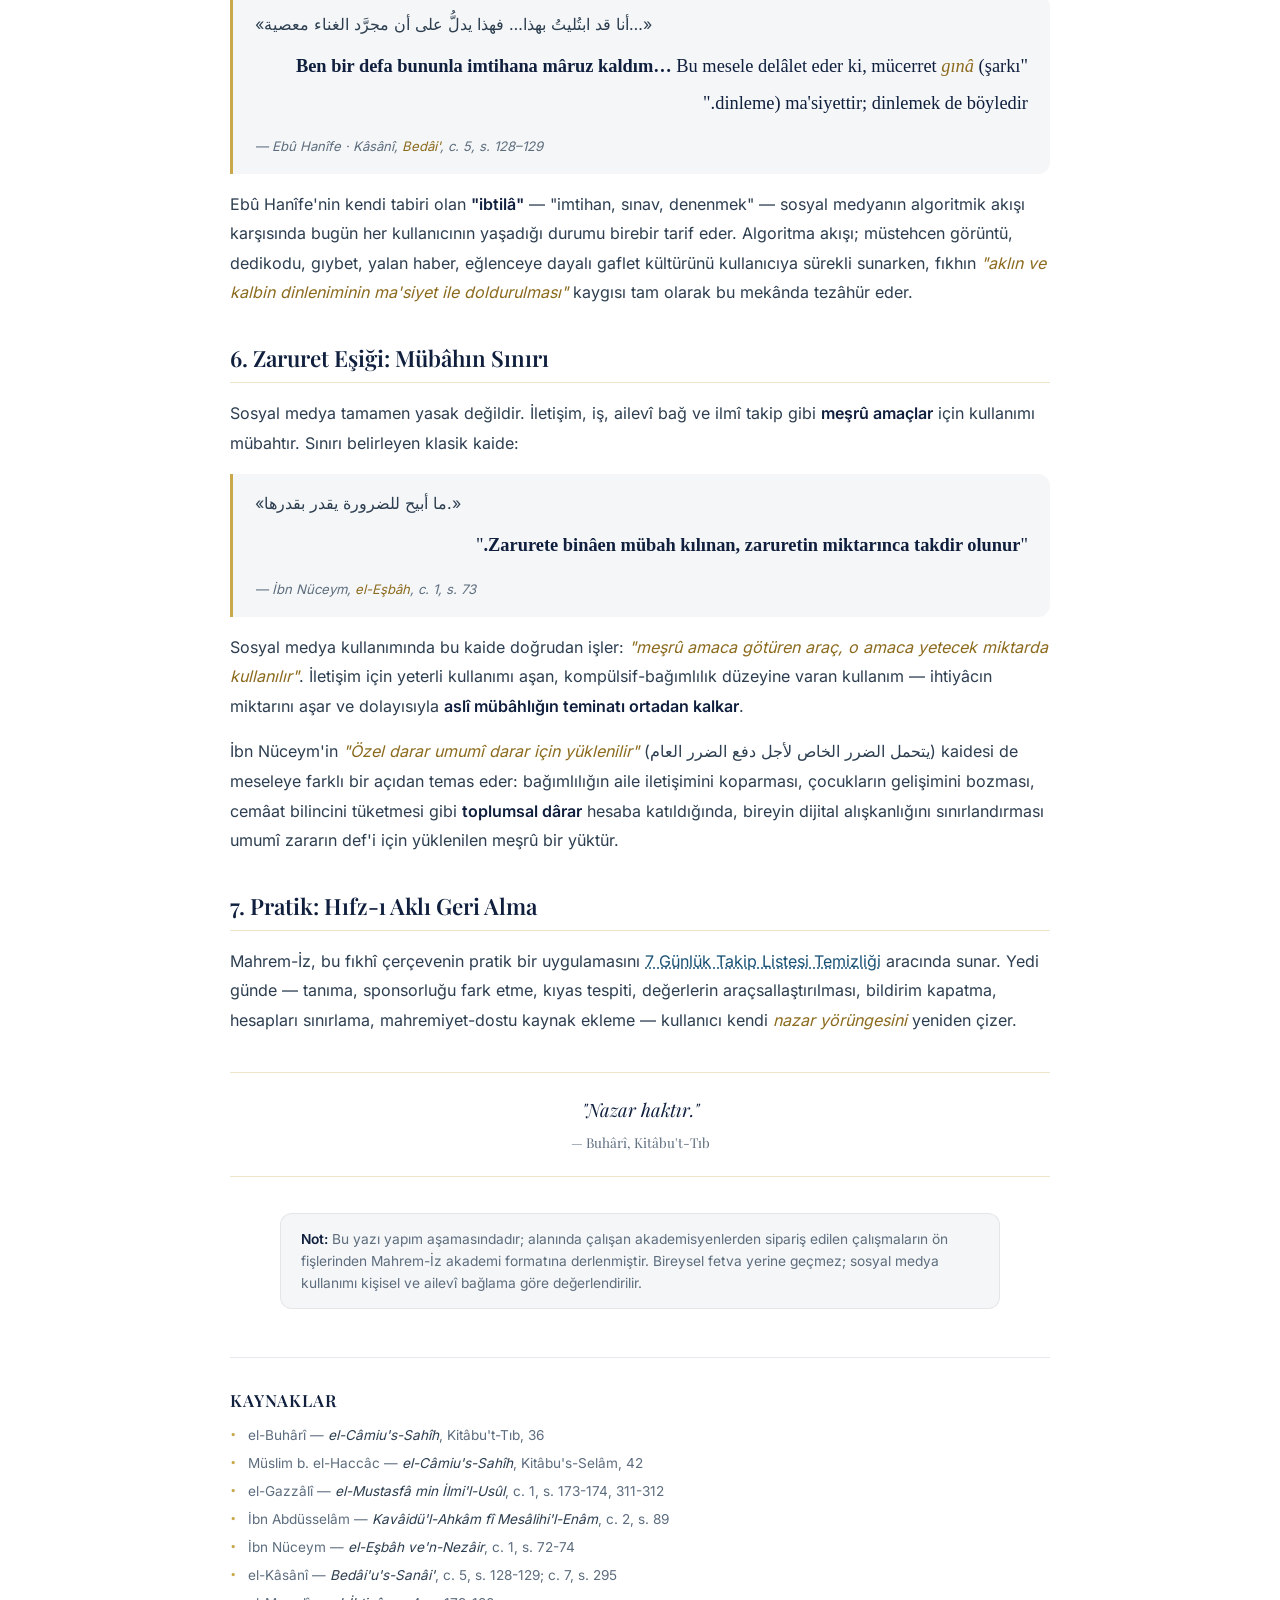
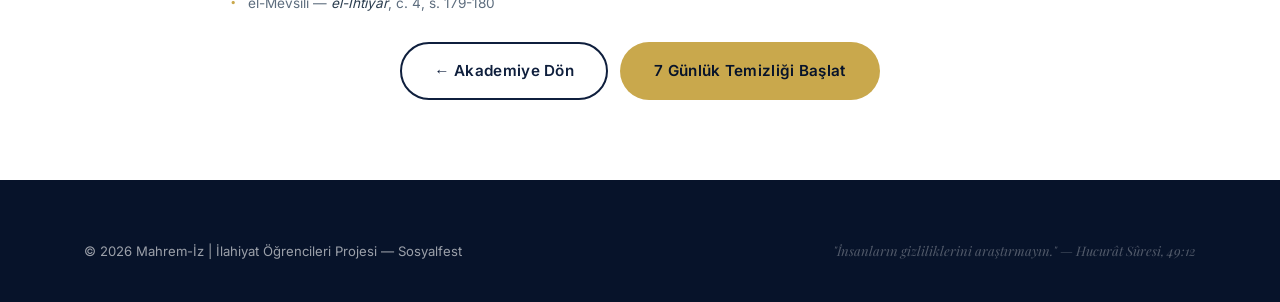
<file: akademi/nazar.html>
<!DOCTYPE html>
<html lang="tr">
<head>
  <meta charset="UTF-8" />
  <meta name="viewport" content="width=device-width, initial-scale=1.0" />

  <title>Nazar ve Algoritma — Sosyal Medya Bağımlılığı, Dârar ve Hıfz-ı Akl — Mahrem-İz Akademi</title>
  <meta name="description" content="Klasik fıkhın hıfz-ı akl, dârar, izhâbü'l-akl ve lehv kategorilerinin sosyal medya bağımlılığı ve algoritmik dikkat ekonomisi bağlamında değerlendirilmesi. Gazzâlî, Kâsânî, İbn Nüceym, İbn Abdüsselâm." />
  <meta name="robots" content="index, follow" />
  <link rel="canonical" href="https://mahremiz.com.tr/akademi/nazar.html" />

  <meta property="og:type"        content="article" />
  <meta property="og:title"       content="Nazar ve Algoritma — Mahrem-İz" />
  <meta property="og:description" content="Algoritmik amplifikasyon nazarı ve dikkati yönlendiriyor. Hıfz-ı akl ilkesi sosyal medya bağımlılığını fıkhî hangi kategoriye yerleştirir?" />
  <meta property="og:url"         content="https://mahremiz.com.tr/akademi/nazar.html" />
  <meta property="og:locale"      content="tr_TR" />
  <meta property="og:image"       content="https://mahremiz.com.tr/assets/og/mahrem-iz-og.jpg" />

  <link rel="manifest" href="../manifest.json" />
  <meta name="theme-color" content="#0f1f3d" />
  <link rel="icon" type="image/png" href="../assets/pwa/icon-192.png" />
  <link rel="apple-touch-icon" href="../assets/pwa/apple-touch-icon.png" />

  <link rel="stylesheet" href="../styles.css" />

  <link rel="stylesheet" href="../assets/fonts/fonts.css" />

  <!-- Çerezsiz analitik (GoatCounter) -->
  <script data-goatcounter="https://mahremiz.goatcounter.com/count"
          async src="//gc.zgo.at/count.js"></script>
</head>
<body>

  <header class="doc-header">
    <div class="container doc-header-row">
      <a href="../#akademi" class="doc-back" aria-label="Akademiye dön">
        <span aria-hidden="true">←</span>
        <span class="doc-back-text">Akademi</span>
      </a>
      <a href="../#hero" class="doc-brand">
        <span class="logo-text">Mahrem<span class="logo-accent">-İz</span></span>
      </a>
      <a href="../#iletisim" class="btn btn-outline doc-cta">İletişim</a>
    </div>
  </header>

  <main class="akademi-page">
    <div class="container">

      <article class="akademi-article-page">

        <header class="akademi-page-hero">
          <div class="section-tag">Akademik Yazı · Hıfz-ı Akl &amp; Dijital Çağ</div>
          <h1>Nazar ve Algoritma:<br /><em>Hıfz-ı Akl Çağdaş Bir Sınavda</em></h1>
          <div class="akademi-meta-row">
            <span class="akademi-meta-pill">~12 dk okuma</span>
            <span class="akademi-meta-pill">İlahiyat öğrencileri ve genel okur için</span>
          </div>

          <div class="akademi-author">
            <strong>Yapım aşaması:</strong>
            Bu yazı, alanında çalışan akademisyenlerden sipariş edilmiş olup;
            ön çalışma fişleri Mahrem-İz akademi formatına derlenerek
            yayımlanmıştır. Nihai metin akademisyenlerin kaleminden geçtikten
            sonra burada yayına alınacaktır.
          </div>

          <div class="akademi-tldr">
            <strong>1 dakikalık özet:</strong>
            Klasik fıkıh sarhoşluğu (<em>sekr</em>) "özel madde" olarak değil
            "<strong>aklı örtme ve iradeyi felce uğratma</strong>" fonksiyonuyla
            haram kıldı. Sosyal medya bağımlılığı bu illetin günümüzdeki bir
            tezâhürüdür: dikkat fragmantasyonu, uyku tahribi, iradî tasarrufun
            zayıflaması. Klasik <em>nazar</em> kavramının yeni biçimi, algoritma
            ile çoğaltılmış bakışlar; klasik <em>hıfz-ı akl</em> ilkesinin
            modern uygulaması, kompülsif kullanıma karşı korunma. İhtiyaç
            ölçüsünde mübah, bağımlılık ölçüsünde mekruh — hatta darar üreten
            cüzünde haram.
          </div>
        </header>

        <section class="akademi-block">
          <h2>1. Nazar Klasik Hadis Geleneğinde</h2>
          <p>
            Nazar, yalnızca bir Anadolu geleneği değildir; hadis-i şeriflerde
            açıkça zikredilmiş, İslam âlimlerince tartışılmış ve gerçekliği
            Hz. Peygamber (s.a.v.) tarafından teyit edilmiştir.
          </p>
          <blockquote class="akademi-quote">
            "Nazar gerçektir; kader gibi nazar da takdire sebep olabilir."
            <cite>— Müslim b. el-Haccâc, <em>el-Câmiu's-Sahîh</em>, Kitâbu's-Selâm, 42</cite>
          </blockquote>
          <blockquote class="akademi-quote">
            "Nazar haktır."
            <cite>— Buhârî, <em>el-Câmiu's-Sahîh</em>, Kitâbu't-Tıb, 36</cite>
          </blockquote>
          <p>
            Klasik dilde nazar, başkasının bir nimetine yönelen <strong>haset
            yüklü bakış</strong>tır. Bu bakış öncelikle bireysel bir duygu
            durumudur; ama etkisi yalnızca bireysel kalmaz — fizikî dünyada
            izler bırakabilir. Hz. Peygamber'in nazara karşı sığınma duaları
            ve Hz. Câbir'in nakliyle Hasan ve Hüseyin için yaptığı dua,
            klasik literatürde bir koruma pratiği olarak yer alır.
          </p>
        </section>

        <section class="akademi-block">
          <h2>2. Algoritmanın Naẓarı: Çoğaltılmış Bakış</h2>
          <p>
            Sosyal medya çağında nazarın hedefi, onbinlerce yabancının ekranında
            dönen mutlu aile fotoğraflarıdır. Üç fenomenolojik gözlem bu yeni
            biçimi anlamak için yeter:
          </p>
          <ul class="akademi-list">
            <li><strong>Maruziyet patlaması:</strong> Paylaşılan bir fotoğraf, yüzlerce — bazen binlerce — yabancının gözünden geçer.</li>
            <li><strong>Bakışın çeşitliliği:</strong> Bu gözlerin bir kısmında hayranlık, diğerlerinde kıskançlık, kızgınlık ya da nefret vardır.</li>
            <li><strong>Algoritmik amplifikasyon:</strong> Algoritmalar en çok dikkat çeken içerikleri daha fazla yayar; en yoğun duygusal tepki verenler en çok izleyenlerdir.</li>
          </ul>
          <p>
            Klasik nazar tek bir göze atfedilirken, algoritmik düzen onu
            <strong>çoğaltır, yayar, kalıcılaştırır</strong>. Bu yapısal değişim
            nazar tartışmasını yeniden açar — sorun sadece "kim bakar?" değildir;
            "<em>bu görüntüyü kim çoğaltır?</em>" sorusu da içerideyse cevap
            farklılaşır.
          </p>
        </section>

        <section class="akademi-block">
          <h2>3. Dikkatin Hedefi: Aklın Örtülmesi (<em>İzhâbü'l-Akl</em>)</h2>
          <p>
            Klasik fıkıh sarhoşluğu (<em>sekr</em>) salt bir madde olarak değil,
            icra ettiği <strong>fonksiyon bakımından</strong> haram kılmıştır.
            Gazzâlî <em>el-Mustasfâ</em>'da bu illeti açıkça belirler:
          </p>
          <blockquote class="akademi-arabic">
            «حُرِّمَتْ الخمر؛ لأنها تزيل العقل الذي هو مناطُ التكليف.»
            <span class="akademi-arabic-tr">
              "<strong>Şarap haram kılındı; çünkü o, teklîfin dayanağı (menâtü't-teklîf)
              olan aklı ortadan kaldırır.</strong>"
            </span>
            <cite>— Gazzâlî, <em>el-Mustasfâ</em>, c. 1, s. 311</cite>
          </blockquote>
          <p>
            Gazzâlî aynı yerde her sarhoş edicinin haram olduğunu kıyâs yoluyla
            tesis eder: "Aslı (şarap) alkollü ya da sarhoş edici olsun olmasın,
            illeti bulunan her maddeye aynı hüküm sirâyet eder." (c. 1, s. 312).
            Yani <strong>illet</strong> kapsayıcı bir hakikate sahiptir:
            <em>aklın işleyişini bozan, iradeyi yönetilemez hâle getiren,
            kişiyi kendi davranışına hâkim olmaktan çıkaran her etki</em>
            fıkhî olarak aynı kategoridedir.
          </p>
          <p>
            Sosyal medya bağımlılığı — saatlerce sürdürülen kompülsif kullanımı,
            dikkat kapasitesini aşındırması, uyku ve çalışma düzenini bozması,
            ibadet ve ilim vakitlerini ihlâl etmesi, yoğun dopamin kurgusuyla
            iradî tasarrufu zayıflatması bakımından — bu illetin
            <strong>günümüzdeki bir tezâhürüdür</strong>. Kâsânî de bedeni
            cinâyetlerin tasnifini yaparken aklı eksiltme-giderme fiilini
            (<em>izhâbü'l-akl</em>) organların kaybıyla aynı kategoriye
            yerleştirir (<em>Bedâi'</em>, c. 7, s. 295).
          </p>
        </section>

        <section class="akademi-block">
          <h2>4. <em>Lâ Darar</em>: Kullanım Eşiği</h2>
          <p>
            İbn Nüceym <em>el-Eşbâh ve'n-Nezâir</em>'de beşinci küllî kaideyi
            şöyle kurar:
          </p>
          <blockquote class="akademi-arabic">
            «الضرر يزال — أصلها قوله عليه الصلاة والسلام: لا ضرر ولا ضرار.»
            <span class="akademi-arabic-tr">
              "<strong>Zarar izale edilir.</strong> Aslı, Rasûlullah (s.a.v.)'in
              '<em>Lâ darara ve lâ dırâra</em>' (zarar yok, zarara zarar yok)
              hadisidir."
            </span>
            <cite>— İbn Nüceym, <em>el-Eşbâh</em>, c. 1, s. 72</cite>
          </blockquote>
          <p>
            İbn Abdüsselâm darar tariflerinin genişliğini gösterirken,
            zararın salt mâlî kayıplara değil <strong>bedenin işleyişine
            verilen zarara</strong> da şâmil olduğunu belirtir:
          </p>
          <blockquote class="akademi-arabic">
            «الأكل على الشبع منهي عنه؛ لما فيه من إتلاف الأموال،
            وإفساد الأمزجة، وقد يؤدي إلى تفويت الأرواح.»
            <span class="akademi-arabic-tr">
              "Tokluk üzerine yemek nehyedilmiştir; çünkü o malı itlâf eder,
              <strong>bedenin mizâçlarını ifsâd eder</strong>, hatta canlara
              da mal olabilir."
            </span>
            <cite>— İbn Abdüsselâm, <em>Kavâidü'l-Ahkâm</em>, c. 2, s. 89</cite>
          </blockquote>
          <p>
            Bu örnek, fıkhın zarar kavramının <em>alışkanlık hâline gelmiş
            dengesiz tüketime</em> de şâmil olduğunu gösterir. Sosyal medyanın
            uyku saatlerini tahrip eden, zihni dikkat fragmantasyonuna
            sürükleyen, kullanıcıyı temel ihtiyaçlarına karşı duyarsızlaştıran
            yoğun kullanımı, bu <em>"idrâr al-emzice"</em> (mizâç bozulması)
            kategorisine tekabül eder.
          </p>
        </section>

        <section class="akademi-block">
          <h2>5. Lehv ve Ebû Hanîfe'nin "İbtilâ" Tabiri</h2>
          <p>
            Klasik fıkhın <em>lehv</em> (oyun-eğlence) bahsi, sosyal medyanın
            algoritmik akışı için canlı bir paralel sunar. Kâsânî, Ebû Hanîfe'nin
            kendi sözünü nakleder:
          </p>
          <blockquote class="akademi-arabic">
            «أنا قد ابتُليتُ بهذا… فهذا يدلُّ على أن مجرَّد الغناء معصية…»
            <span class="akademi-arabic-tr">
              "<strong>Ben bir defa bununla imtihana mâruz kaldım…</strong>
              Bu mesele delâlet eder ki, mücerret <em>gınâ</em> (şarkı
              dinleme) ma'siyettir; dinlemek de böyledir."
            </span>
            <cite>— Ebû Hanîfe · Kâsânî, <em>Bedâi'</em>, c. 5, s. 128–129</cite>
          </blockquote>
          <p>
            Ebû Hanîfe'nin kendi tabiri olan <strong>"ibtilâ"</strong> —
            "imtihan, sınav, denenmek" — sosyal medyanın algoritmik akışı
            karşısında bugün her kullanıcının yaşadığı durumu birebir tarif
            eder. Algoritma akışı; müstehcen görüntü, dedikodu, gıybet, yalan
            haber, eğlenceye dayalı gaflet kültürünü kullanıcıya sürekli
            sunarken, fıkhın <em>"aklın ve kalbin dinleniminin ma'siyet ile
            doldurulması"</em> kaygısı tam olarak bu mekânda tezâhür eder.
          </p>
        </section>

        <section class="akademi-block">
          <h2>6. Zaruret Eşiği: Mübâhın Sınırı</h2>
          <p>
            Sosyal medya tamamen yasak değildir. İletişim, iş, ailevî bağ ve
            ilmî takip gibi <strong>meşrû amaçlar</strong> için kullanımı
            mübahtır. Sınırı belirleyen klasik kaide:
          </p>
          <blockquote class="akademi-arabic">
            «ما أبيح للضرورة يقدر بقدرها.»
            <span class="akademi-arabic-tr">
              "<strong>Zarurete binâen mübah kılınan, zaruretin miktarınca
              takdir olunur.</strong>"
            </span>
            <cite>— İbn Nüceym, <em>el-Eşbâh</em>, c. 1, s. 73</cite>
          </blockquote>
          <p>
            Sosyal medya kullanımında bu kaide doğrudan işler: <em>"meşrû
            amaca götüren araç, o amaca yetecek miktarda kullanılır"</em>.
            İletişim için yeterli kullanımı aşan, kompülsif-bağımlılık
            düzeyine varan kullanım — ihtiyâcın miktarını aşar ve dolayısıyla
            <strong>aslî mübâhlığın teminatı ortadan kalkar</strong>.
          </p>
          <p>
            İbn Nüceym'in <em>"Özel darar umumî darar için yüklenilir"</em>
            (يتحمل الضرر الخاص لأجل دفع الضرر العام) kaidesi de meseleye
            farklı bir açıdan temas eder: bağımlılığın aile iletişimini
            koparması, çocukların gelişimini bozması, cemâat bilincini
            tüketmesi gibi <strong>toplumsal dârar</strong> hesaba katıldığında,
            bireyin dijital alışkanlığını sınırlandırması umumî zararın
            def'i için yüklenilen meşrû bir yüktür.
          </p>
        </section>

        <section class="akademi-block">
          <h2>7. Pratik: Hıfz-ı Aklı Geri Alma</h2>
          <p>
            Mahrem-İz, bu fıkhî çerçevenin pratik bir uygulamasını
            <a href="../#temizlik-7gun">7 Günlük Takip Listesi
            Temizliği</a> aracında sunar. Yedi günde — tanıma, sponsorluğu fark
            etme, kıyas tespiti, değerlerin araçsallaştırılması, bildirim
            kapatma, hesapları sınırlama, mahremiyet-dostu kaynak ekleme —
            kullanıcı kendi <em>nazar yörüngesini</em> yeniden çizer.
          </p>
        </section>

        <blockquote class="akademi-quote">
          "Nazar haktır."
          <cite>— Buhârî, Kitâbu't-Tıb</cite>
        </blockquote>

        <p class="fetva-not" role="note">
          <strong>Not:</strong> Bu yazı yapım aşamasındadır; alanında çalışan
          akademisyenlerden sipariş edilen çalışmaların ön fişlerinden
          Mahrem-İz akademi formatına derlenmiştir. Bireysel fetva yerine
          geçmez; sosyal medya kullanımı kişisel ve ailevî bağlama göre
          değerlendirilir.
        </p>

        <footer class="akademi-page-footer">
          <h3>Kaynaklar</h3>
          <ul class="akademi-refs">
            <li>el-Buhârî — <em>el-Câmiu's-Sahîh</em>, Kitâbu't-Tıb, 36</li>
            <li>Müslim b. el-Haccâc — <em>el-Câmiu's-Sahîh</em>, Kitâbu's-Selâm, 42</li>
            <li>el-Gazzâlî — <em>el-Mustasfâ min İlmi'l-Usûl</em>, c. 1, s. 173-174, 311-312</li>
            <li>İbn Abdüsselâm — <em>Kavâidü'l-Ahkâm fî Mesâlihi'l-Enâm</em>, c. 2, s. 89</li>
            <li>İbn Nüceym — <em>el-Eşbâh ve'n-Nezâir</em>, c. 1, s. 72-74</li>
            <li>el-Kâsânî — <em>Bedâi'u's-Sanâi'</em>, c. 5, s. 128-129; c. 7, s. 295</li>
            <li>el-Mevsılî — <em>el-İhtiyâr</em>, c. 4, s. 179-180</li>
          </ul>
          <div class="akademi-page-cta">
            <a href="../#akademi" class="btn btn-secondary">← Akademiye Dön</a>
            <a href="../#temizlik-7gun" class="btn btn-primary">7 Günlük Temizliği Başlat</a>
          </div>
        </footer>

      </article>

    </div>
  </main>

  <footer class="footer">
    <div class="container">
      <div class="footer-bottom">
        <p>© 2026 Mahrem-İz | İlahiyat Öğrencileri Projesi — Sosyalfest</p>
        <p class="footer-verse">"İnsanların gizliliklerini araştırmayın." — Hucurât Sûresi, 49:12</p>
      </div>
    </div>
  </footer>

</body>
</html>
</file>
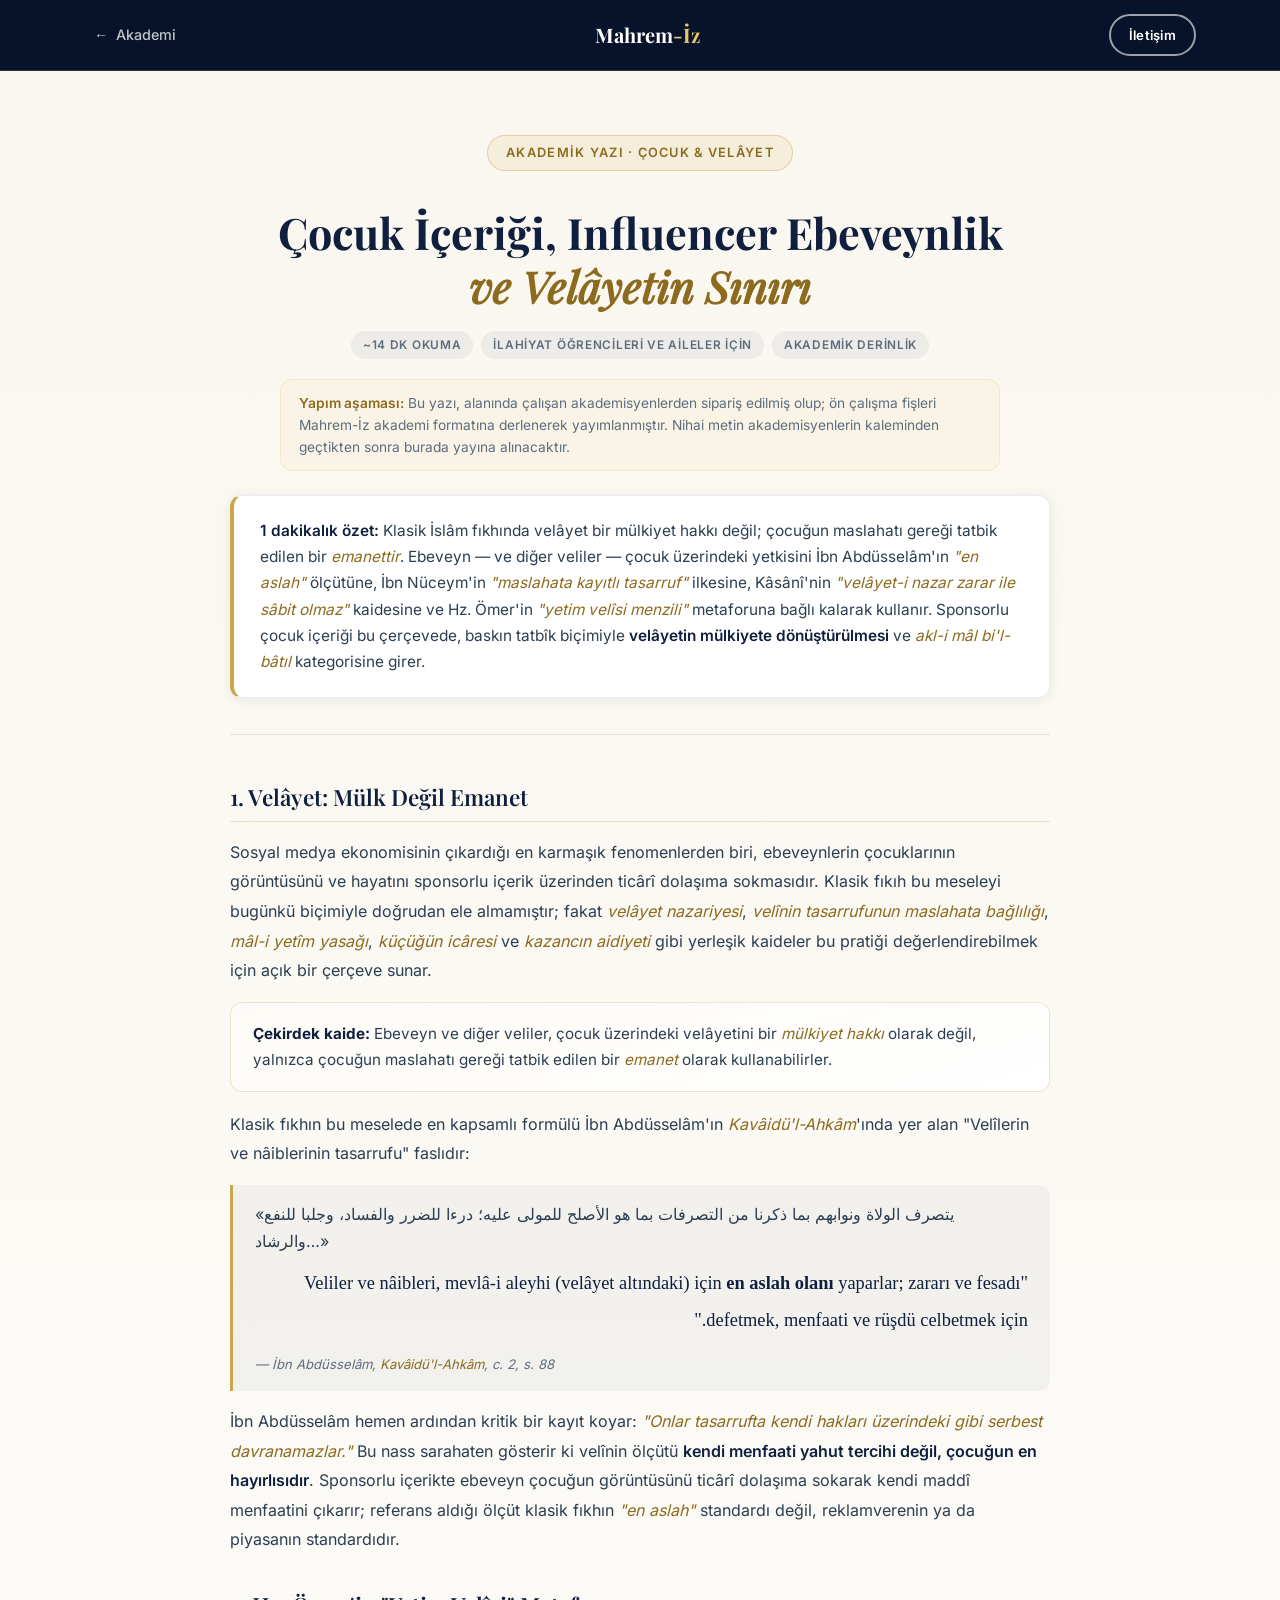
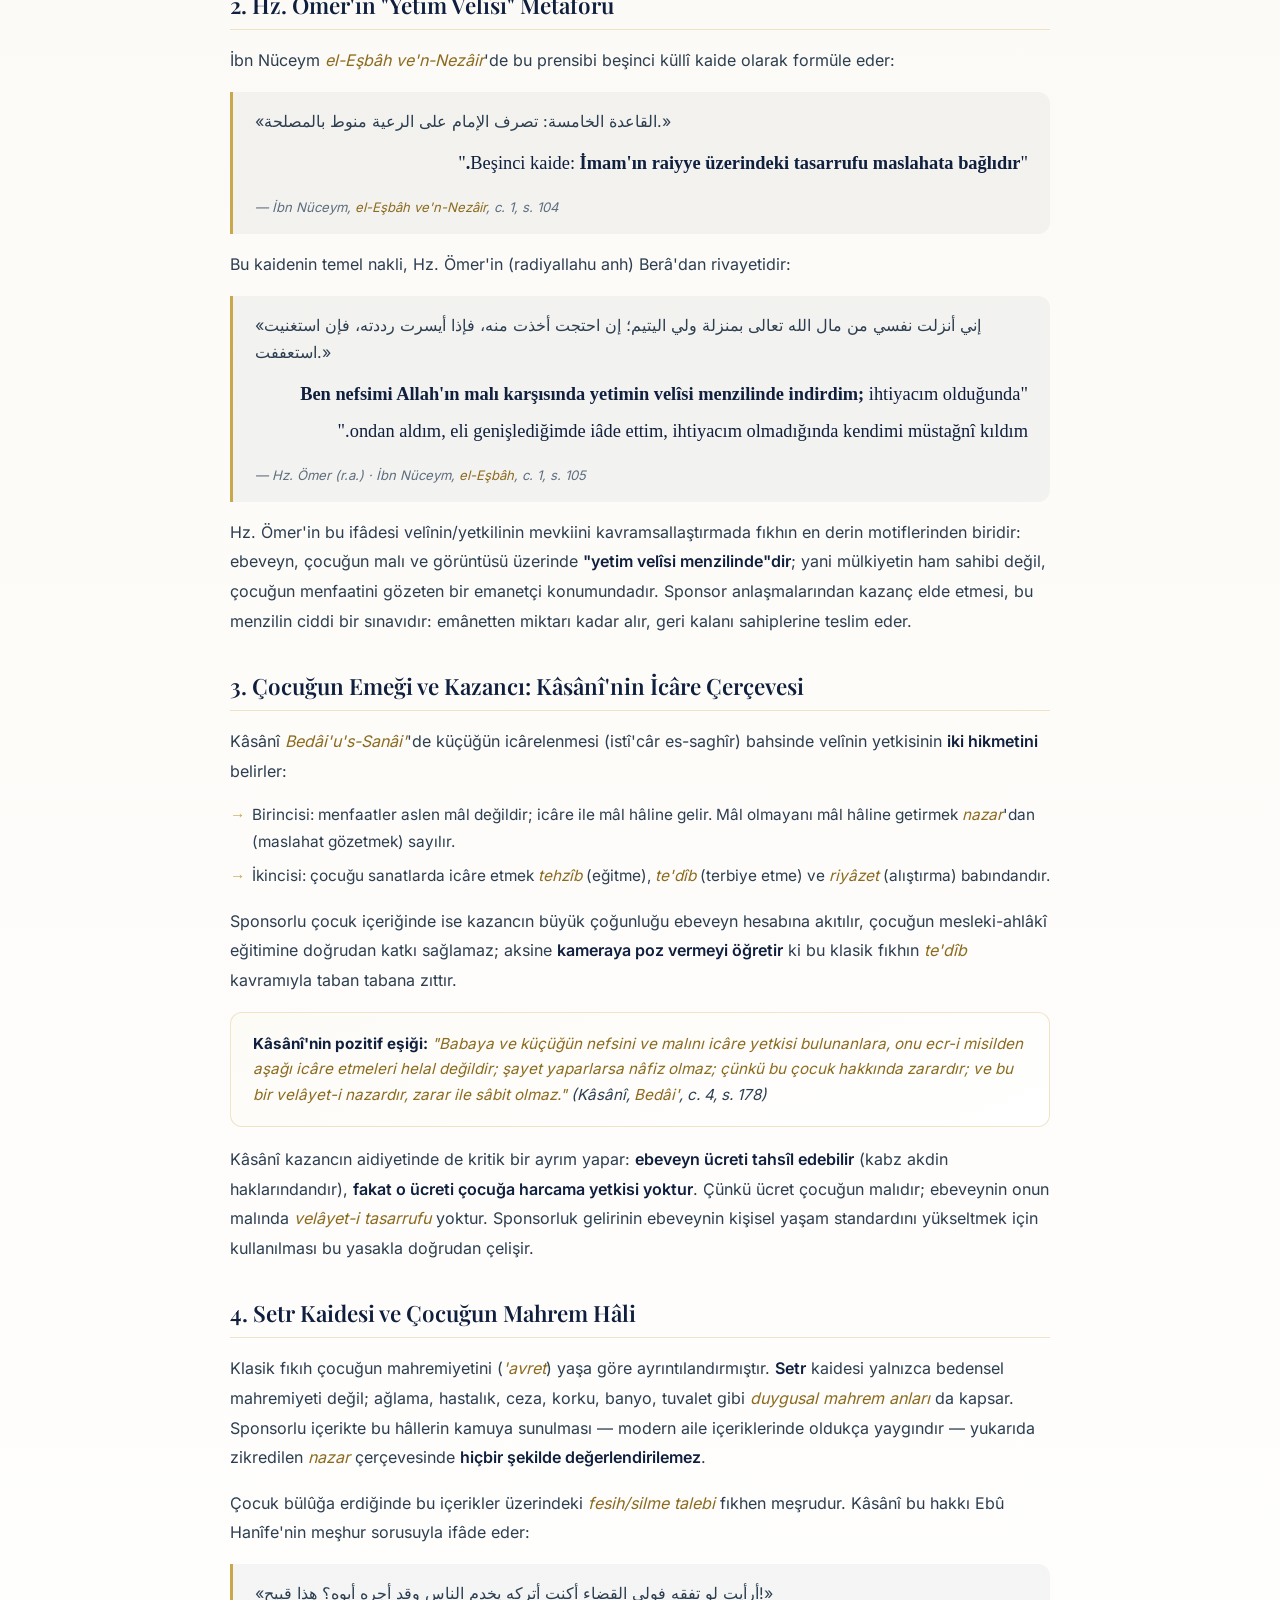
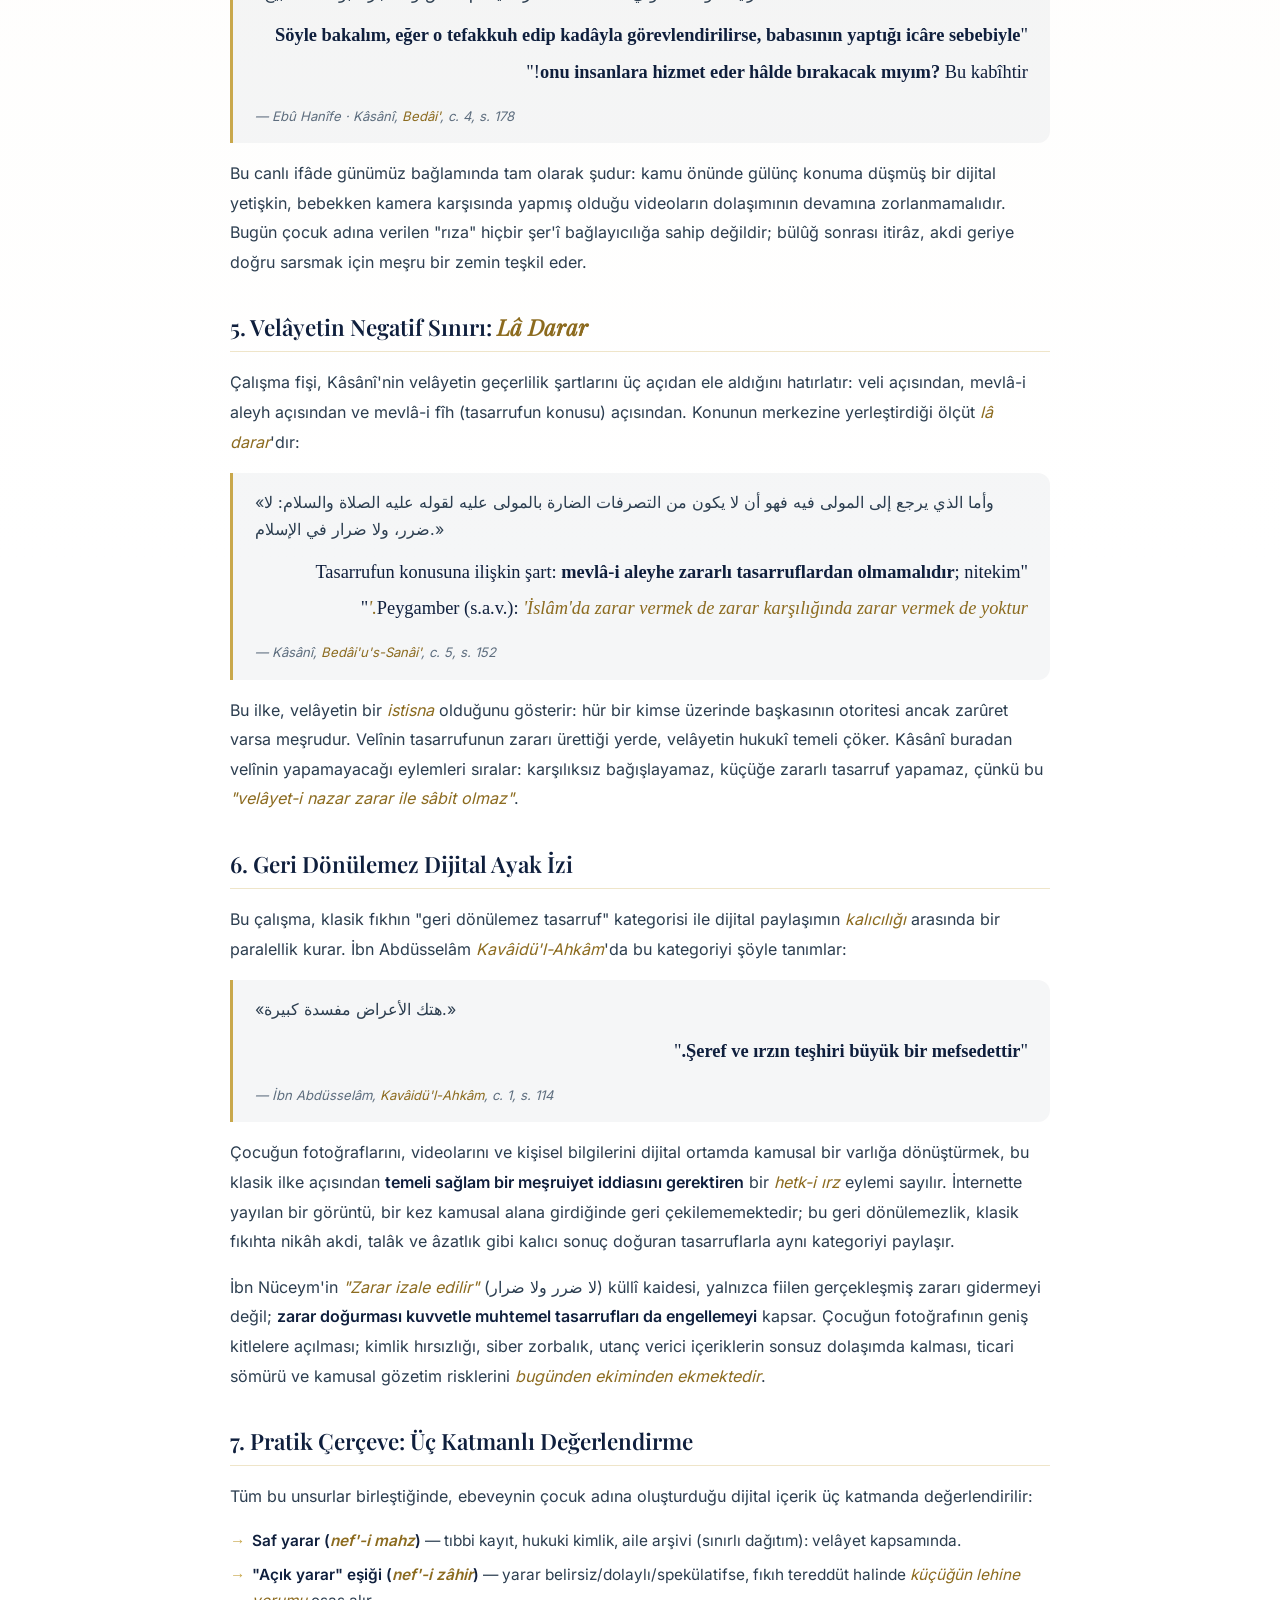
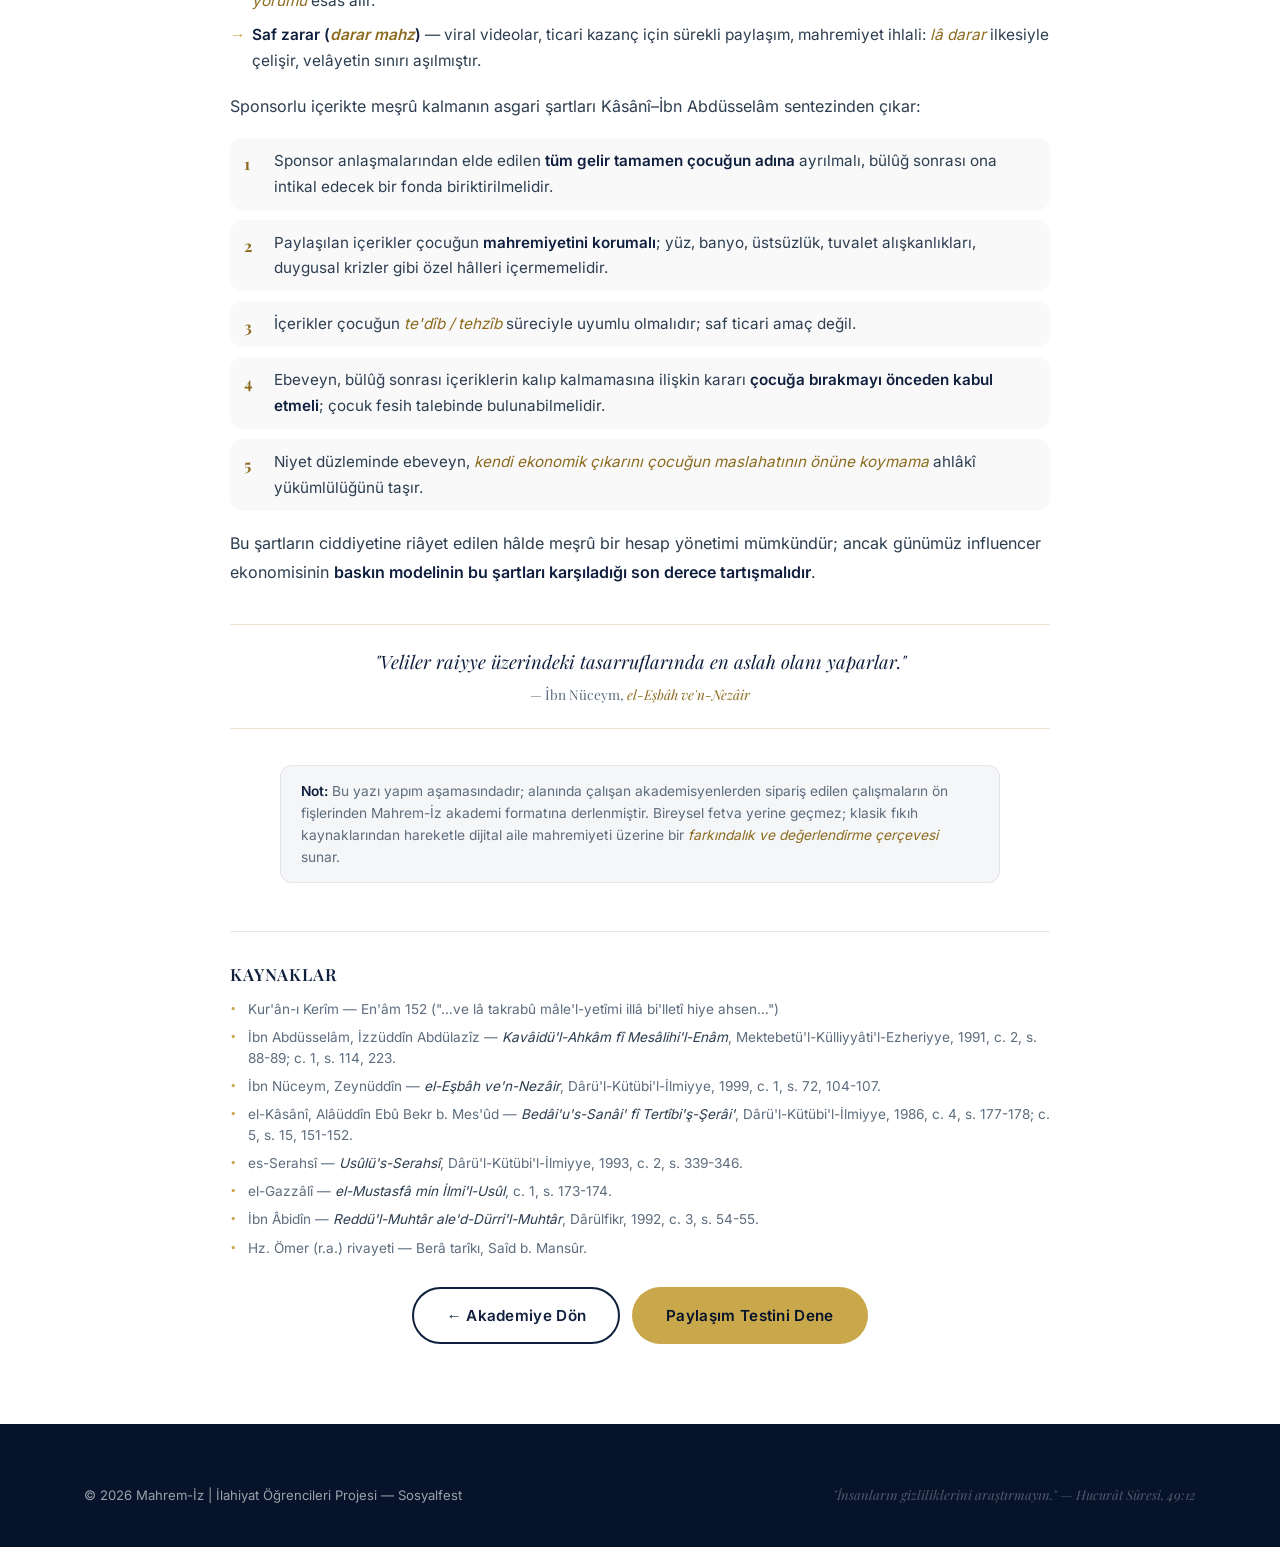
<file: akademi/sharenting.html>
<!DOCTYPE html>
<html lang="tr">
<head>
  <meta charset="UTF-8" />
  <meta name="viewport" content="width=device-width, initial-scale=1.0" />

  <title>Çocuk İçeriği, Influencer Ebeveynlik ve Velâyetin Sınırı — Mahrem-İz Akademi</title>
  <meta name="description" content="Klasik fıkhın velâyet, emanet, icâre ve setr kategorileriyle çocuk içeriği üreten ebeveynlik pratiğinin değerlendirilmesi: Kâsânî, İbn Abdüsselâm, İbn Nüceym, Hz. Ömer, Ebû Hanîfe." />
  <meta name="robots" content="index, follow" />
  <link rel="canonical" href="https://mahremiz.com.tr/akademi/sharenting.html" />

  <meta property="og:type"        content="article" />
  <meta property="og:title"       content="Çocuk İçeriği, Influencer Ebeveynlik ve Velâyetin Sınırı" />
  <meta property="og:description" content="Velâyet bir mülk değil emanettir. Sponsorlu çocuk içeriği klasik fıkıh çerçevesinde 'velâyetin mülkiyete dönüştürülmesi'dir." />
  <meta property="og:url"         content="https://mahremiz.com.tr/akademi/sharenting.html" />
  <meta property="og:locale"      content="tr_TR" />
  <meta property="og:image"       content="https://mahremiz.com.tr/assets/og/mahrem-iz-og.jpg" />

  <link rel="manifest" href="../manifest.json" />
  <meta name="theme-color" content="#0f1f3d" />
  <link rel="icon" type="image/png" href="../assets/pwa/icon-192.png" />
  <link rel="apple-touch-icon" href="../assets/pwa/apple-touch-icon.png" />

  <link rel="stylesheet" href="../styles.css" />

  <link rel="stylesheet" href="../assets/fonts/fonts.css" />

  <!-- Çerezsiz analitik (GoatCounter) -->
  <script data-goatcounter="https://mahremiz.goatcounter.com/count"
          async src="//gc.zgo.at/count.js"></script>
</head>
<body>

  <header class="doc-header">
    <div class="container doc-header-row">
      <a href="../#akademi" class="doc-back" aria-label="Akademiye dön">
        <span aria-hidden="true">←</span>
        <span class="doc-back-text">Akademi</span>
      </a>
      <a href="../#hero" class="doc-brand">
        <span class="logo-text">Mahrem<span class="logo-accent">-İz</span></span>
      </a>
      <a href="../#iletisim" class="btn btn-outline doc-cta">İletişim</a>
    </div>
  </header>

  <main class="akademi-page">
    <div class="container">

      <article class="akademi-article-page">

        <header class="akademi-page-hero">
          <div class="section-tag">Akademik Yazı · Çocuk &amp; Velâyet</div>
          <h1>Çocuk İçeriği, Influencer Ebeveynlik<br /><em>ve Velâyetin Sınırı</em></h1>
          <div class="akademi-meta-row">
            <span class="akademi-meta-pill">~14 dk okuma</span>
            <span class="akademi-meta-pill">İlahiyat öğrencileri ve aileler için</span>
            <span class="akademi-meta-pill">Akademik derinlik</span>
          </div>

          <div class="akademi-author">
            <strong>Yapım aşaması:</strong>
            Bu yazı, alanında çalışan akademisyenlerden sipariş edilmiş olup;
            ön çalışma fişleri Mahrem-İz akademi formatına derlenerek
            yayımlanmıştır. Nihai metin akademisyenlerin kaleminden geçtikten
            sonra burada yayına alınacaktır.
          </div>

          <div class="akademi-tldr">
            <strong>1 dakikalık özet:</strong>
            Klasik İslâm fıkhında velâyet bir mülkiyet hakkı değil; çocuğun maslahatı
            gereği tatbik edilen bir <em>emanettir</em>. Ebeveyn — ve diğer veliler —
            çocuk üzerindeki yetkisini İbn Abdüsselâm'ın <em>"en aslah"</em> ölçütüne,
            İbn Nüceym'in <em>"maslahata kayıtlı tasarruf"</em> ilkesine, Kâsânî'nin
            <em>"velâyet-i nazar zarar ile sâbit olmaz"</em> kaidesine ve Hz. Ömer'in
            <em>"yetim velîsi menzili"</em> metaforuna bağlı kalarak kullanır.
            Sponsorlu çocuk içeriği bu çerçevede, baskın tatbîk biçimiyle
            <strong>velâyetin mülkiyete dönüştürülmesi</strong> ve <em>akl-i mâl
            bi'l-bâtıl</em> kategorisine girer.
          </div>
        </header>

        <section class="akademi-block">
          <h2>1. Velâyet: Mülk Değil Emanet</h2>
          <p>
            Sosyal medya ekonomisinin çıkardığı en karmaşık fenomenlerden biri,
            ebeveynlerin çocuklarının görüntüsünü ve hayatını sponsorlu içerik
            üzerinden ticârî dolaşıma sokmasıdır. Klasik fıkıh bu meseleyi bugünkü
            biçimiyle doğrudan ele almamıştır; fakat <em>velâyet nazariyesi</em>,
            <em>velînin tasarrufunun maslahata bağlılığı</em>, <em>mâl-i yetîm
            yasağı</em>, <em>küçüğün icâresi</em> ve <em>kazancın aidiyeti</em>
            gibi yerleşik kaideler bu pratiği değerlendirebilmek için açık bir
            çerçeve sunar.
          </p>
          <div class="akademi-callout">
            <p>
              <strong>Çekirdek kaide:</strong> Ebeveyn ve diğer veliler, çocuk
              üzerindeki velâyetini bir <em>mülkiyet hakkı</em> olarak değil,
              yalnızca çocuğun maslahatı gereği tatbik edilen bir <em>emanet</em>
              olarak kullanabilirler.
            </p>
          </div>
          <p>
            Klasik fıkhın bu meselede en kapsamlı formülü İbn Abdüsselâm'ın
            <em>Kavâidü'l-Ahkâm</em>'ında yer alan "Velîlerin ve nâiblerinin
            tasarrufu" faslıdır:
          </p>
          <blockquote class="akademi-arabic">
            «يتصرف الولاة ونوابهم بما ذكرنا من التصرفات بما هو الأصلح للمولى عليه؛
            درءا للضرر والفساد، وجلبا للنفع والرشاد…»
            <span class="akademi-arabic-tr">
              "Veliler ve nâibleri, mevlâ-i aleyhi (velâyet altındaki) için
              <strong>en aslah olanı</strong> yaparlar; zararı ve fesadı defetmek,
              menfaati ve rüşdü celbetmek için."
            </span>
            <cite>— İbn Abdüsselâm, <em>Kavâidü'l-Ahkâm</em>, c. 2, s. 88</cite>
          </blockquote>
          <p>
            İbn Abdüsselâm hemen ardından kritik bir kayıt koyar: <em>"Onlar
            tasarrufta kendi hakları üzerindeki gibi serbest davranamazlar."</em>
            Bu nass sarahaten gösterir ki velînin ölçütü <strong>kendi menfaati
            yahut tercihi değil, çocuğun en hayırlısıdır</strong>. Sponsorlu
            içerikte ebeveyn çocuğun görüntüsünü ticârî dolaşıma sokarak kendi
            maddî menfaatini çıkarır; referans aldığı ölçüt klasik fıkhın
            <em>"en aslah"</em> standardı değil, reklamverenin ya da piyasanın
            standardıdır.
          </p>
        </section>

        <section class="akademi-block">
          <h2>2. Hz. Ömer'in "Yetim Velîsi" Metaforu</h2>
          <p>
            İbn Nüceym <em>el-Eşbâh ve'n-Nezâir</em>'de bu prensibi beşinci küllî
            kaide olarak formüle eder:
          </p>
          <blockquote class="akademi-arabic">
            «القاعدة الخامسة: تصرف الإمام على الرعية منوط بالمصلحة.»
            <span class="akademi-arabic-tr">
              "Beşinci kaide: <strong>İmam'ın raiyye üzerindeki tasarrufu maslahata
              bağlıdır.</strong>"
            </span>
            <cite>— İbn Nüceym, <em>el-Eşbâh ve'n-Nezâir</em>, c. 1, s. 104</cite>
          </blockquote>
          <p>
            Bu kaidenin temel nakli, Hz. Ömer'in (radiyallahu anh) Berâ'dan
            rivayetidir:
          </p>
          <blockquote class="akademi-arabic">
            «إني أنزلت نفسي من مال الله تعالى بمنزلة ولي اليتيم؛ إن احتجت
            أخذت منه، فإذا أيسرت رددته، فإن استغنيت استعففت.»
            <span class="akademi-arabic-tr">
              "<strong>Ben nefsimi Allah'ın malı karşısında yetimin velîsi
              menzilinde indirdim;</strong> ihtiyacım olduğunda ondan aldım,
              eli genişlediğimde iâde ettim, ihtiyacım olmadığında kendimi
              müstağnî kıldım."
            </span>
            <cite>— Hz. Ömer (r.a.) · İbn Nüceym, <em>el-Eşbâh</em>, c. 1, s. 105</cite>
          </blockquote>
          <p>
            Hz. Ömer'in bu ifâdesi velînin/yetkilinin mevkiini kavramsallaştırmada
            fıkhın en derin motiflerinden biridir: ebeveyn, çocuğun malı ve
            görüntüsü üzerinde <strong>"yetim velîsi menzilinde"dir</strong>;
            yani mülkiyetin ham sahibi değil, çocuğun menfaatini gözeten bir
            emanetçi konumundadır. Sponsor anlaşmalarından kazanç elde etmesi,
            bu menzilin ciddi bir sınavıdır: emânetten miktarı kadar alır,
            geri kalanı sahiplerine teslim eder.
          </p>
        </section>

        <section class="akademi-block">
          <h2>3. Çocuğun Emeği ve Kazancı: Kâsânî'nin İcâre Çerçevesi</h2>
          <p>
            Kâsânî <em>Bedâi'u's-Sanâi'</em>'de küçüğün icârelenmesi (istî'câr
            es-saghîr) bahsinde velînin yetkisinin <strong>iki hikmetini</strong>
            belirler:
          </p>
          <ul class="akademi-list">
            <li>Birincisi: menfaatler aslen mâl değildir; icâre ile mâl hâline
            gelir. Mâl olmayanı mâl hâline getirmek <em>nazar</em>'dan
            (maslahat gözetmek) sayılır.</li>
            <li>İkincisi: çocuğu sanatlarda icâre etmek <em>tehzîb</em> (eğitme),
            <em>te'dîb</em> (terbiye etme) ve <em>riyâzet</em> (alıştırma)
            babındandır.</li>
          </ul>
          <p>
            Sponsorlu çocuk içeriğinde ise kazancın büyük çoğunluğu ebeveyn
            hesabına akıtılır, çocuğun mesleki-ahlâkî eğitimine doğrudan katkı
            sağlamaz; aksine <strong>kameraya poz vermeyi öğretir</strong> ki
            bu klasik fıkhın <em>te'dîb</em> kavramıyla taban tabana zıttır.
          </p>
          <div class="akademi-callout">
            <p>
              <strong>Kâsânî'nin pozitif eşiği:</strong>
              <em>"Babaya ve küçüğün nefsini ve malını icâre yetkisi bulunanlara,
              onu ecr-i misilden aşağı icâre etmeleri helal değildir; şayet
              yaparlarsa nâfiz olmaz; çünkü bu çocuk hakkında zarardır;
              ve bu bir velâyet-i nazardır, zarar ile sâbit olmaz."</em>
              <cite>(Kâsânî, <em>Bedâi'</em>, c. 4, s. 178)</cite>
            </p>
          </div>
          <p>
            Kâsânî kazancın aidiyetinde de kritik bir ayrım yapar:
            <strong>ebeveyn ücreti tahsîl edebilir</strong> (kabz akdin
            haklarındandır), <strong>fakat o ücreti çocuğa harcama yetkisi
            yoktur</strong>. Çünkü ücret çocuğun malıdır; ebeveynin onun
            malında <em>velâyet-i tasarrufu</em> yoktur. Sponsorluk gelirinin
            ebeveynin kişisel yaşam standardını yükseltmek için kullanılması
            bu yasakla doğrudan çelişir.
          </p>
        </section>

        <section class="akademi-block">
          <h2>4. Setr Kaidesi ve Çocuğun Mahrem Hâli</h2>
          <p>
            Klasik fıkıh çocuğun mahremiyetini (<em>'avret</em>) yaşa göre
            ayrıntılandırmıştır. <strong>Setr</strong> kaidesi yalnızca bedensel
            mahremiyeti değil; ağlama, hastalık, ceza, korku, banyo, tuvalet
            gibi <em>duygusal mahrem anları</em> da kapsar. Sponsorlu içerikte
            bu hâllerin kamuya sunulması — modern aile içeriklerinde oldukça
            yaygındır — yukarıda zikredilen <em>nazar</em> çerçevesinde
            <strong>hiçbir şekilde değerlendirilemez</strong>.
          </p>
          <p>
            Çocuk bülûğa erdiğinde bu içerikler üzerindeki <em>fesih/silme
            talebi</em> fıkhen meşrudur. Kâsânî bu hakkı Ebû Hanîfe'nin meşhur
            sorusuyla ifâde eder:
          </p>
          <blockquote class="akademi-arabic">
            «أرأيت لو تفقه فولي القضاء أكنت أتركه يخدم الناس
            وقد أجره أبوه؟ هذا قبيح!»
            <span class="akademi-arabic-tr">
              "<strong>Söyle bakalım, eğer o tefakkuh edip kadâyla görevlendirilirse,
              babasının yaptığı icâre sebebiyle onu insanlara hizmet eder hâlde
              bırakacak mıyım?</strong> Bu kabîhtir!"
            </span>
            <cite>— Ebû Hanîfe · Kâsânî, <em>Bedâi'</em>, c. 4, s. 178</cite>
          </blockquote>
          <p>
            Bu canlı ifâde günümüz bağlamında tam olarak şudur: kamu önünde
            gülünç konuma düşmüş bir dijital yetişkin, bebekken kamera karşısında
            yapmış olduğu videoların dolaşımının devamına zorlanmamalıdır.
            Bugün çocuk adına verilen "rıza" hiçbir şer'î bağlayıcılığa sahip
            değildir; bülûğ sonrası itirâz, akdi geriye doğru sarsmak için
            meşru bir zemin teşkil eder.
          </p>
        </section>

        <section class="akademi-block">
          <h2>5. Velâyetin Negatif Sınırı: <em>Lâ Darar</em></h2>
          <p>
            Çalışma fişi, Kâsânî'nin velâyetin geçerlilik şartlarını üç
            açıdan ele aldığını hatırlatır: veli açısından, mevlâ-i aleyh
            açısından ve mevlâ-i fîh (tasarrufun konusu) açısından. Konunun
            merkezine yerleştirdiği ölçüt <em>lâ darar</em>'dır:
          </p>
          <blockquote class="akademi-arabic">
            «وأما الذي يرجع إلى المولى فيه فهو أن لا يكون من التصرفات الضارة
            بالمولى عليه لقوله عليه الصلاة والسلام: لا ضرر، ولا ضرار في الإسلام.»
            <span class="akademi-arabic-tr">
              "Tasarrufun konusuna ilişkin şart: <strong>mevlâ-i aleyhe zararlı
              tasarruflardan olmamalıdır</strong>; nitekim Peygamber (s.a.v.):
              <em>'İslâm'da zarar vermek de zarar karşılığında zarar vermek
              de yoktur.'</em>"
            </span>
            <cite>— Kâsânî, <em>Bedâi'u's-Sanâi'</em>, c. 5, s. 152</cite>
          </blockquote>
          <p>
            Bu ilke, velâyetin bir <em>istisna</em> olduğunu gösterir: hür bir
            kimse üzerinde başkasının otoritesi ancak zarûret varsa meşrudur.
            Velînin tasarrufunun zararı ürettiği yerde, velâyetin hukukî temeli
            çöker. Kâsânî buradan velînin yapamayacağı eylemleri sıralar:
            karşılıksız bağışlayamaz, küçüğe zararlı tasarruf yapamaz, çünkü
            bu <em>"velâyet-i nazar zarar ile sâbit olmaz"</em>.
          </p>
        </section>

        <section class="akademi-block">
          <h2>6. Geri Dönülemez Dijital Ayak İzi</h2>
          <p>
            Bu çalışma, klasik fıkhın "geri dönülemez tasarruf" kategorisi
            ile dijital paylaşımın <em>kalıcılığı</em> arasında bir paralellik
            kurar. İbn Abdüsselâm <em>Kavâidü'l-Ahkâm</em>'da bu kategoriyi
            şöyle tanımlar:
          </p>
          <blockquote class="akademi-arabic">
            «هتك الأعراض مفسدة كبيرة.»
            <span class="akademi-arabic-tr">
              "<strong>Şeref ve ırzın teşhiri büyük bir mefsedettir.</strong>"
            </span>
            <cite>— İbn Abdüsselâm, <em>Kavâidü'l-Ahkâm</em>, c. 1, s. 114</cite>
          </blockquote>
          <p>
            Çocuğun fotoğraflarını, videolarını ve kişisel bilgilerini dijital
            ortamda kamusal bir varlığa dönüştürmek, bu klasik ilke açısından
            <strong>temeli sağlam bir meşruiyet iddiasını gerektiren</strong>
            bir <em>hetk-i ırz</em> eylemi sayılır. İnternette yayılan bir
            görüntü, bir kez kamusal alana girdiğinde geri çekilememektedir;
            bu geri dönülemezlik, klasik fıkıhta nikâh akdi, talâk ve âzatlık
            gibi kalıcı sonuç doğuran tasarruflarla aynı kategoriyi paylaşır.
          </p>
          <p>
            İbn Nüceym'in <em>"Zarar izale edilir"</em> (لا ضرر ولا ضرار) küllî
            kaidesi, yalnızca fiilen gerçekleşmiş zararı gidermeyi değil;
            <strong>zarar doğurması kuvvetle muhtemel tasarrufları da
            engellemeyi</strong> kapsar. Çocuğun fotoğrafının geniş kitlelere
            açılması; kimlik hırsızlığı, siber zorbalık, utanç verici içeriklerin
            sonsuz dolaşımda kalması, ticari sömürü ve kamusal gözetim risklerini
            <em>bugünden ekiminden ekmektedir</em>.
          </p>
        </section>

        <section class="akademi-block">
          <h2>7. Pratik Çerçeve: Üç Katmanlı Değerlendirme</h2>
          <p>
            Tüm bu unsurlar birleştiğinde, ebeveynin çocuk adına oluşturduğu
            dijital içerik üç katmanda değerlendirilir:
          </p>
          <ul class="akademi-list">
            <li><strong>Saf yarar (<em>nef'-i mahz</em>)</strong> — tıbbi kayıt,
            hukuki kimlik, aile arşivi (sınırlı dağıtım): velâyet kapsamında.</li>
            <li><strong>"Açık yarar" eşiği (<em>nef'-i zâhir</em>)</strong> —
            yarar belirsiz/dolaylı/spekülatifse, fıkıh tereddüt halinde
            <em>küçüğün lehine yorumu</em> esas alır.</li>
            <li><strong>Saf zarar (<em>darar mahz</em>)</strong> — viral videolar,
            ticari kazanç için sürekli paylaşım, mahremiyet ihlali: <em>lâ darar</em>
            ilkesiyle çelişir, velâyetin sınırı aşılmıştır.</li>
          </ul>
          <p>
            Sponsorlu içerikte meşrû kalmanın asgari şartları Kâsânî–İbn
            Abdüsselâm sentezinden çıkar:
          </p>
          <ol class="akademi-numbered">
            <li>Sponsor anlaşmalarından elde edilen <strong>tüm gelir tamamen
            çocuğun adına</strong> ayrılmalı, bülûğ sonrası ona intikal
            edecek bir fonda biriktirilmelidir.</li>
            <li>Paylaşılan içerikler çocuğun <strong>mahremiyetini korumalı</strong>;
            yüz, banyo, üstsüzlük, tuvalet alışkanlıkları, duygusal krizler
            gibi özel hâlleri içermemelidir.</li>
            <li>İçerikler çocuğun <em>te'dîb / tehzîb</em> süreciyle uyumlu
            olmalıdır; saf ticari amaç değil.</li>
            <li>Ebeveyn, bülûğ sonrası içeriklerin kalıp kalmamasına ilişkin
            kararı <strong>çocuğa bırakmayı önceden kabul etmeli</strong>;
            çocuk fesih talebinde bulunabilmelidir.</li>
            <li>Niyet düzleminde ebeveyn, <em>kendi ekonomik çıkarını çocuğun
            maslahatının önüne koymama</em> ahlâkî yükümlülüğünü taşır.</li>
          </ol>
          <p>
            Bu şartların ciddiyetine riâyet edilen hâlde meşrû bir hesap
            yönetimi mümkündür; ancak günümüz influencer ekonomisinin
            <strong>baskın modelinin bu şartları karşıladığı son derece
            tartışmalıdır</strong>.
          </p>
        </section>

        <blockquote class="akademi-quote">
          "Veliler raiyye üzerindeki tasarruflarında en aslah olanı yaparlar."
          <cite>— İbn Nüceym, <em>el-Eşbâh ve'n-Nezâir</em></cite>
        </blockquote>

        <p class="fetva-not" role="note">
          <strong>Not:</strong> Bu yazı yapım aşamasındadır; alanında çalışan
          akademisyenlerden sipariş edilen çalışmaların ön fişlerinden
          Mahrem-İz akademi formatına derlenmiştir. Bireysel fetva yerine
          geçmez; klasik fıkıh kaynaklarından hareketle dijital aile mahremiyeti
          üzerine bir <em>farkındalık ve değerlendirme çerçevesi</em> sunar.
        </p>

        <footer class="akademi-page-footer">
          <h3>Kaynaklar</h3>
          <ul class="akademi-refs">
            <li>Kur'ân-ı Kerîm — En'âm 152 ("…ve lâ takrabû mâle'l-yetîmi illâ bi'lletî hiye ahsen…")</li>
            <li>İbn Abdüsselâm, İzzüddîn Abdülazîz — <em>Kavâidü'l-Ahkâm fî Mesâlihi'l-Enâm</em>, Mektebetü'l-Külliyyâti'l-Ezheriyye, 1991, c. 2, s. 88-89; c. 1, s. 114, 223.</li>
            <li>İbn Nüceym, Zeynüddîn — <em>el-Eşbâh ve'n-Nezâir</em>, Dârü'l-Kütübi'l-İlmiyye, 1999, c. 1, s. 72, 104-107.</li>
            <li>el-Kâsânî, Alâüddîn Ebû Bekr b. Mes'ûd — <em>Bedâi'u's-Sanâi' fî Tertîbi'ş-Şerâi'</em>, Dârü'l-Kütübi'l-İlmiyye, 1986, c. 4, s. 177-178; c. 5, s. 15, 151-152.</li>
            <li>es-Serahsî — <em>Usûlü's-Serahsî</em>, Dârü'l-Kütübi'l-İlmiyye, 1993, c. 2, s. 339-346.</li>
            <li>el-Gazzâlî — <em>el-Mustasfâ min İlmi'l-Usûl</em>, c. 1, s. 173-174.</li>
            <li>İbn Âbidîn — <em>Reddü'l-Muhtâr ale'd-Dürri'l-Muhtâr</em>, Dârülfikr, 1992, c. 3, s. 54-55.</li>
            <li>Hz. Ömer (r.a.) rivayeti — Berâ tarîkı, Saîd b. Mansûr.</li>
          </ul>
          <div class="akademi-page-cta">
            <a href="../#akademi" class="btn btn-secondary">← Akademiye Dön</a>
            <a href="../#paylasim-testi" class="btn btn-primary">Paylaşım Testini Dene</a>
          </div>
        </footer>

      </article>

    </div>
  </main>

  <footer class="footer">
    <div class="container">
      <div class="footer-bottom">
        <p>© 2026 Mahrem-İz | İlahiyat Öğrencileri Projesi — Sosyalfest</p>
        <p class="footer-verse">"İnsanların gizliliklerini araştırmayın." — Hucurât Sûresi, 49:12</p>
      </div>
    </div>
  </footer>

</body>
</html>
</file>
<file: styles.css>
/* ================================================
   MAHREM-İZ — Ana Stil Dosyası
   ================================================ */

/* --- RESET & BASE --- */
*, *::before, *::after { box-sizing: border-box; margin: 0; padding: 0; }

:root {
  --navy:       #0f1f3d;
  --navy-deep:  #07132a;
  --teal:       #1a5276;
  --teal-light: #2e86ab;
  --gold:       #c9a84c;
  --gold-light: #e8c76a;
  --gold-text:  #8c6b1f; /* normal text on cream/white — WCAG AA (4.63:1) */
  --cream:      #faf7f0;
  --cream-dark: #f0ebe0;
  --text:       #2c3e50;
  --text-light: #5d6d7e;
  --white:      #ffffff;
  --green:      #27ae60;
  --yellow:     #f39c12;
  --red:        #e74c3c;
  --shadow-sm:  0 2px 12px rgba(15,31,61,0.08);
  --shadow-md:  0 8px 32px rgba(15,31,61,0.14);
  --shadow-lg:  0 20px 60px rgba(15,31,61,0.18);
  --radius:     12px;
  --radius-lg:  20px;
  --transition: all 0.3s cubic-bezier(0.4,0,0.2,1);
}

html { scroll-behavior: smooth; }

body {
  font-family: 'Inter', sans-serif;
  font-size: 16px;
  line-height: 1.7;
  color: var(--text);
  background: var(--white);
  overflow-x: hidden;
}

/* Erişilebilirlik: ekran okuyucuya görünür, ekrana gizli */
.sr-only {
  position: absolute;
  width: 1px; height: 1px;
  padding: 0; margin: -1px;
  overflow: hidden;
  clip: rect(0,0,0,0);
  white-space: nowrap;
  border: 0;
}

.container { max-width: 1160px; margin: 0 auto; padding: 0 24px; }
img { max-width: 100%; display: block; }
a  { text-decoration: none; color: inherit; }

/* ================================================
   TYPOGRAPHY
   ================================================ */
h1, h2, h3, h4 { font-family: 'Playfair Display', serif; line-height: 1.25; color: var(--navy); }
h1 { font-size: clamp(2.2rem, 5vw, 3.8rem); font-weight: 700; }
h2 { font-size: clamp(1.8rem, 3.5vw, 2.8rem); font-weight: 600; }
h3 { font-size: clamp(1.3rem, 2.5vw, 1.8rem); font-weight: 600; }
h4 { font-size: 1.1rem; font-weight: 600; }
em { font-style: italic; color: var(--gold-text); }

/* ================================================
   BUTTONS
   ================================================ */
.btn {
  display: inline-block;
  padding: 14px 32px;
  border-radius: 50px;
  font-family: 'Inter', sans-serif;
  font-size: 0.95rem;
  font-weight: 600;
  letter-spacing: 0.02em;
  cursor: pointer;
  border: 2px solid transparent;
  transition: var(--transition);
}
.btn-primary { background: var(--gold); color: var(--navy-deep); }
.btn-primary:hover { background: var(--gold-light); transform: translateY(-2px); box-shadow: 0 8px 24px rgba(201,168,76,0.4); }
.btn-outline { background: transparent; border-color: rgba(255,255,255,0.6); color: var(--white); }
.btn-outline:hover { background: rgba(255,255,255,0.12); border-color: var(--white); }
.btn-secondary { background: transparent; border-color: var(--navy); color: var(--navy); }
.btn-secondary:hover { background: var(--navy); color: var(--white); }
.btn-light { background: var(--white); color: var(--navy); }
.btn-light:hover { background: var(--cream); transform: translateY(-2px); }
.btn-outline-light { background: transparent; border-color: rgba(255,255,255,0.5); color: var(--white); }
.btn-outline-light:hover { background: rgba(255,255,255,0.1); border-color: var(--white); }
.full-width { width: 100%; text-align: center; }

/* ================================================
   SECTION HEADERS
   ================================================ */
.section-header { margin-bottom: 56px; }
.section-header.center { text-align: center; }
.section-tag {
  display: inline-block;
  padding: 6px 18px;
  background: rgba(201,168,76,0.12);
  border: 1px solid rgba(201,168,76,0.4);
  border-radius: 50px;
  color: var(--gold-text);
  font-size: 0.8rem;
  font-weight: 600;
  letter-spacing: 0.1em;
  text-transform: uppercase;
  margin-bottom: 16px;
}
.section-tag.light { background: rgba(255,255,255,0.15); border-color: rgba(255,255,255,0.3); color: var(--gold-light); }
.section-desc { font-size: 1.1rem; color: var(--text-light); max-width: 600px; margin: 16px auto 0; }
.section-verse {
  margin-top: 20px;
  font-family: 'Playfair Display', serif;
  font-style: italic;
  color: var(--teal);
  border-left: 3px solid var(--gold);
  padding-left: 18px;
  display: inline-block;
  text-align: left;
}
.fetva-not {
  margin: 28px auto 0;
  max-width: 720px;
  padding: 14px 20px;
  background: rgba(15,31,61,0.04);
  border: 1px solid rgba(15,31,61,0.08);
  border-radius: var(--radius);
  font-size: 0.86rem;
  line-height: 1.6;
  color: var(--text-light);
  text-align: left;
}
.fetva-not strong { color: var(--navy); font-weight: 600; }
.fetva-not em { color: var(--gold-text); font-style: italic; }

/* ================================================
   TOAST BİLDİRİM
   ================================================ */
.toast {
  position: fixed;
  bottom: 28px;
  left: 50%;
  transform: translateX(-50%) translateY(20px);
  background: var(--navy);
  color: var(--white);
  padding: 14px 28px;
  border-radius: 50px;
  font-size: 0.9rem;
  font-weight: 600;
  z-index: 9999;
  opacity: 0;
  pointer-events: none;
  white-space: nowrap;
  box-shadow: 0 8px 32px rgba(0,0,0,0.3);
  transition: opacity 0.3s, transform 0.3s;
}
.toast.show { opacity: 1; transform: translateX(-50%) translateY(0); }

/* ================================================
   NAVBAR
   ================================================ */
.navbar { position: fixed; top: 0; left: 0; right: 0; z-index: 1000; padding: 16px 0; transition: var(--transition); }
.navbar.scrolled { background: rgba(7,19,42,0.96); backdrop-filter: blur(20px); padding: 10px 0; box-shadow: 0 4px 30px rgba(0,0,0,0.3); }
.nav-container { max-width: 1160px; margin: 0 auto; padding: 0 24px; display: flex; align-items: center; justify-content: space-between; gap: 24px; }
.nav-logo { display: flex; flex-direction: column; gap: 2px; }
.logo-text { font-family: 'Playfair Display', serif; font-size: 1.5rem; font-weight: 700; color: var(--white); }
.logo-accent { color: var(--gold); }
.logo-tagline { font-size: 0.68rem; color: rgba(255,255,255,0.55); letter-spacing: 0.06em; }
.nav-links { display: flex; align-items: center; gap: 6px; list-style: none; }
.nav-link { padding: 8px 14px; color: rgba(255,255,255,0.8); font-size: 0.9rem; font-weight: 500; border-radius: 8px; transition: var(--transition); }
.nav-link:hover, .nav-link.active { color: var(--white); background: rgba(255,255,255,0.1); }
.nav-btn { padding: 8px 22px; background: var(--gold); color: var(--navy-deep); border-radius: 50px; font-size: 0.9rem; font-weight: 600; transition: var(--transition); }
.nav-btn:hover { background: var(--gold-light); transform: translateY(-1px); }
.nav-toggle { display: none; flex-direction: column; gap: 5px; background: none; border: none; cursor: pointer; padding: 4px; }
.nav-toggle span { display: block; width: 24px; height: 2px; background: var(--white); border-radius: 2px; transition: var(--transition); }

/* ================================================
   HERO
   ================================================ */
.hero { min-height: 100vh; background: linear-gradient(135deg, var(--navy-deep) 0%, var(--navy) 40%, var(--teal) 100%); display: flex; flex-direction: column; align-items: center; justify-content: center; position: relative; overflow: hidden; padding: 120px 24px 80px; }
.hero-overlay { position: absolute; inset: 0; background: radial-gradient(ellipse at 70% 40%, rgba(201,168,76,0.08) 0%, transparent 60%); }
.hero-pattern { position: absolute; inset: 0; background-image: radial-gradient(circle at 20% 80%, rgba(46,134,171,0.15) 0%, transparent 40%), radial-gradient(circle at 80% 20%, rgba(201,168,76,0.1) 0%, transparent 40%); }
.hero-content { position: relative; z-index: 2; text-align: center; max-width: 820px; }
.hero-badge { display: inline-block; padding: 8px 22px; background: rgba(201,168,76,0.15); border: 1px solid rgba(201,168,76,0.4); border-radius: 50px; color: var(--gold-light); font-size: 0.82rem; font-weight: 600; letter-spacing: 0.08em; text-transform: uppercase; margin-bottom: 28px; animation: fadeInDown 0.8s ease; }
.hero-title { color: var(--white); margin-bottom: 28px; animation: fadeInUp 0.8s ease 0.1s both; }
.hero-title em { color: var(--gold-light); font-style: italic; }
.hero-subtitle em { color: var(--gold-light); font-style: italic; }
.hero-subtitle { font-size: 1.15rem; color: rgba(255,255,255,0.78); max-width: 680px; margin: 0 auto 44px; line-height: 1.8; animation: fadeInUp 0.8s ease 0.2s both; }
.hero-buttons { display: flex; gap: 16px; justify-content: center; flex-wrap: wrap; animation: fadeInUp 0.8s ease 0.3s both; }
.hero-scroll-hint { position: absolute; bottom: 36px; left: 50%; transform: translateX(-50%); display: flex; flex-direction: column; align-items: center; gap: 8px; color: rgba(255,255,255,0.5); font-size: 0.78rem; letter-spacing: 0.1em; text-transform: uppercase; animation: fadeIn 1s ease 0.8s both; }
.scroll-arrow { width: 20px; height: 20px; border-right: 2px solid rgba(255,255,255,0.4); border-bottom: 2px solid rgba(255,255,255,0.4); transform: rotate(45deg); animation: bounce 1.5s infinite; }

/* ================================================
   TANITIM FİLMİ — Privacy-first YouTube facade
   ================================================ */
.tanitim-section {
  padding: 100px 0 80px;
  background: linear-gradient(180deg, var(--cream) 0%, #f5efe1 100%);
  position: relative;
}
.tanitim-section .section-header { margin-bottom: 40px; }

.yt-facade {
  margin: 0 auto;
  max-width: 980px;
  border-radius: var(--radius-lg);
  overflow: hidden;
  box-shadow: 0 30px 80px rgba(7,19,42,0.25);
  border: 1px solid rgba(15,31,61,0.08);
  background: var(--navy-deep);
}
.yt-facade-trigger {
  position: relative;
  display: block;
  width: 100%;
  aspect-ratio: 16 / 9;
  background: var(--navy-deep);
  border: none;
  cursor: pointer;
  padding: 0;
  overflow: hidden;
  transition: transform 0.4s cubic-bezier(0.4,0,0.2,1);
}
.yt-facade-trigger:hover { transform: scale(1.005); }
.yt-facade-trigger img {
  position: absolute;
  inset: 0;
  width: 100%;
  height: 100%;
  object-fit: cover;
  display: block;
  transition: filter 0.4s, transform 0.6s cubic-bezier(0.4,0,0.2,1);
}
.yt-facade-trigger:hover img { filter: brightness(1.05); transform: scale(1.025); }
.yt-facade-trigger::before {
  content: '';
  position: absolute;
  inset: 0;
  background: linear-gradient(180deg, transparent 40%, rgba(7,19,42,0.55) 100%);
  pointer-events: none;
  transition: opacity 0.3s;
}
.yt-facade-play {
  position: absolute;
  top: 50%; left: 50%;
  transform: translate(-50%, -50%);
  width: 80px; height: 80px;
  display: flex;
  align-items: center;
  justify-content: center;
  transition: transform 0.3s cubic-bezier(0.4,0,0.2,1);
  filter: drop-shadow(0 8px 20px rgba(0,0,0,0.4));
}
.yt-facade-trigger:hover .yt-facade-play { transform: translate(-50%, -50%) scale(1.1); }
.yt-facade-meta {
  position: absolute;
  bottom: 18px; left: 22px; right: 22px;
  display: flex;
  flex-direction: column;
  gap: 4px;
  text-align: left;
  pointer-events: none;
  color: var(--white);
}
.yt-facade-tag {
  display: inline-block;
  align-self: flex-start;
  background: rgba(201,168,76,0.95);
  color: var(--navy-deep);
  font-family: 'Inter', sans-serif;
  font-size: 0.7rem;
  font-weight: 700;
  letter-spacing: 0.14em;
  padding: 5px 12px;
  border-radius: 50px;
}
.yt-facade-hint {
  font-size: 0.78rem;
  color: rgba(255,255,255,0.78);
  font-style: italic;
  letter-spacing: 0.02em;
}

/* Yüklendikten sonra iframe modu */
.yt-facade.yt-loaded { aspect-ratio: 16/9; }
.yt-facade.yt-loaded .yt-facade-trigger { display: none; }
.yt-facade iframe {
  display: block;
  width: 100%;
  aspect-ratio: 16 / 9;
  border: 0;
}

/* Portrait varyant — Şarkı (Shorts 9:16). Kapak kare, yüklenince player 9:16. */
.yt-facade--portrait { max-width: 460px; }
.yt-facade--portrait .yt-facade-trigger { aspect-ratio: 1 / 1; }
.yt-facade--portrait.yt-loaded { aspect-ratio: 9 / 16; max-width: 360px; }
.yt-facade--portrait iframe { aspect-ratio: 9 / 16; }

/* Şarkı bölümü — Tanıtım'la aynı yapı, hafifçe farklı arka plan tonu */
.sarki-section {
  background: linear-gradient(180deg, #f5efe1 0%, #efe6d2 100%);
  padding-top: 80px;
  padding-bottom: 80px;
}

/* ================================================
   STATS SECTION
   ================================================ */
.stats-section { padding: 100px 0; background: var(--cream); }
.stats-grid { display: grid; grid-template-columns: repeat(3, 1fr); gap: 28px; margin-bottom: 48px; }
.stat-card { background: var(--white); border-radius: var(--radius-lg); padding: 40px 32px; box-shadow: var(--shadow-sm); border: 1px solid rgba(15,31,61,0.06); transition: var(--transition); position: relative; overflow: hidden; }
.stat-card::before { content: ''; position: absolute; top: 0; left: 0; right: 0; height: 4px; background: linear-gradient(90deg, var(--teal), var(--teal-light)); }
.stat-card.featured::before { background: linear-gradient(90deg, var(--gold), var(--gold-light)); }
.stat-card:hover { transform: translateY(-6px); box-shadow: var(--shadow-md); }
.stat-number { font-family: 'Playfair Display', serif; font-size: 3.5rem; font-weight: 700; color: var(--navy); line-height: 1; margin-bottom: 8px; }
.stat-card.featured .stat-number { color: var(--gold); }
.stat-label { font-size: 0.82rem; font-weight: 700; letter-spacing: 0.1em; text-transform: uppercase; color: var(--teal); margin-bottom: 20px; }
.stat-card.featured .stat-label { color: var(--gold-text); }
.stat-divider { height: 1px; background: var(--cream-dark); margin-bottom: 20px; }
.stat-text { color: var(--text); margin-bottom: 14px; font-size: 0.95rem; }
.stat-note { font-style: italic; color: var(--text-light); font-size: 0.88rem; border-left: 2px solid var(--gold); padding-left: 12px; margin-bottom: 14px; }
.stat-source { font-size: 0.78rem; color: var(--text-light); }
.stat-source a { color: var(--teal); text-decoration: underline; text-decoration-style: dotted; }
.stat-source a:hover { color: var(--gold-text); }
.stat-scope { display: block; margin-top: 4px; font-size: 0.74rem; color: var(--text-light); opacity: 0.85; }
.stats-cta { text-align: center; }

/* ================================================
   VISION SECTION
   ================================================ */
.vision-section { padding: 100px 0; background: var(--white); }
.vision-grid { display: grid; grid-template-columns: repeat(3, 1fr); gap: 28px; }
.vision-card { border-radius: var(--radius-lg); padding: 44px 36px; display: flex; flex-direction: column; gap: 16px; transition: var(--transition); position: relative; overflow: hidden; }
.vision-card.theologic { background: linear-gradient(160deg, #f0f4ff 0%, #e8edf8 100%); border: 1px solid rgba(26,82,118,0.12); }
.vision-card.sociologic { background: linear-gradient(160deg, #fff8f0 0%, #fef0e0 100%); border: 1px solid rgba(201,168,76,0.2); }
.vision-card.solution { background: linear-gradient(160deg, var(--navy) 0%, var(--navy-deep) 100%); color: rgba(255,255,255,0.85); }
.vision-card.solution h3, .vision-card.solution p { color: rgba(255,255,255,0.85); }
.vision-card.solution strong { color: var(--gold-light); }
.vision-card:hover { transform: translateY(-6px); box-shadow: var(--shadow-md); }
.vision-icon { width: 56px; height: 56px; color: var(--teal); }
.vision-card.sociologic .vision-icon { color: var(--gold); }
.vision-card.solution .vision-icon { color: var(--gold-light); }
.vision-icon svg { width: 100%; height: 100%; }
.vision-tag { font-size: 0.78rem; font-weight: 700; letter-spacing: 0.1em; text-transform: uppercase; color: var(--teal); }
.vision-card.sociologic .vision-tag { color: var(--gold-text); }
.vision-card.solution .vision-tag { color: var(--gold-light); }
.vision-card h3 { margin-bottom: 4px; }
.vision-quote { font-family: 'Playfair Display', serif; font-style: italic; font-size: 0.9rem; border-left: 3px solid var(--gold); padding: 10px 16px; background: rgba(201,168,76,0.08); border-radius: 0 8px 8px 0; color: var(--text); }
.vision-card.solution .vision-quote { background: rgba(255,255,255,0.08); color: rgba(255,255,255,0.8); }
.vision-link { margin-top: auto; font-weight: 600; font-size: 0.9rem; color: var(--teal); display: inline-flex; align-items: center; gap: 6px; transition: var(--transition); }
.vision-card.sociologic .vision-link { color: var(--gold-text); }
.vision-card.solution .vision-link { color: var(--gold-light); }
.vision-link:hover { gap: 10px; }

/* ================================================
   AKADEMİ SECTION
   ================================================ */
.akademi-section { padding: 100px 0; background: linear-gradient(180deg, var(--cream) 0%, var(--white) 100%); }
.akademi-tabs { display: flex; gap: 8px; margin-bottom: 48px; border-bottom: 2px solid rgba(15,31,61,0.08); }
.tab-btn { padding: 14px 28px; background: none; border: none; font-family: 'Inter', sans-serif; font-size: 0.95rem; font-weight: 600; color: var(--text-light); cursor: pointer; border-bottom: 3px solid transparent; margin-bottom: -2px; transition: var(--transition); border-radius: 8px 8px 0 0; }
.tab-btn.active, .tab-btn:hover { color: var(--navy); border-bottom-color: var(--gold); background: rgba(201,168,76,0.05); }
.tab-btn[aria-selected="true"] { color: var(--navy); border-bottom-color: var(--gold); }
.tab-content { animation: fadeIn 0.4s ease; }
.tab-content.hidden { display: none; }
.akademi-article { background: var(--white); border-radius: var(--radius-lg); padding: 56px; box-shadow: var(--shadow-sm); border: 1px solid rgba(15,31,61,0.06); max-width: 820px; }
.article-meta { display: flex; gap: 16px; align-items: center; margin-bottom: 24px; }
.article-tag { padding: 5px 14px; background: rgba(26,82,118,0.1); border-radius: 50px; color: var(--teal); font-size: 0.78rem; font-weight: 700; text-transform: uppercase; letter-spacing: 0.08em; }
.article-read { font-size: 0.85rem; color: var(--text-light); }
.akademi-article h3 { margin-bottom: 20px; }
.article-lead { font-size: 1.1rem; color: var(--navy); margin-bottom: 20px; padding: 20px 24px; background: rgba(15,31,61,0.03); border-radius: var(--radius); border-left: 4px solid var(--teal); }
.akademi-article p { margin-bottom: 16px; color: var(--text); }
.article-highlight { background: linear-gradient(135deg, rgba(26,82,118,0.06), rgba(201,168,76,0.06)); border-radius: var(--radius); padding: 24px 28px; margin: 28px 0; border: 1px solid rgba(201,168,76,0.2); }
.article-quote { font-family: 'Playfair Display', serif; font-style: italic; font-size: 1.05rem; color: var(--navy); border-left: 4px solid var(--gold); padding: 16px 24px; margin: 28px 0; background: rgba(201,168,76,0.05); border-radius: 0 var(--radius) var(--radius) 0; }
.three-points { display: grid; grid-template-columns: repeat(3, 1fr); gap: 20px; margin: 32px 0; }
.point-card { background: var(--cream); border-radius: var(--radius); padding: 28px 24px; border: 1px solid rgba(15,31,61,0.06); }
.point-num { font-family: 'Playfair Display', serif; font-size: 2rem; font-weight: 700; color: var(--gold); opacity: 0.6; line-height: 1; margin-bottom: 10px; }
.point-card h4 { margin-bottom: 10px; font-size: 1rem; }
.point-card p { font-size: 0.9rem; margin: 0; }
.nazar-list { display: flex; flex-direction: column; gap: 16px; margin: 28px 0; }
.nazar-item { display: flex; gap: 18px; align-items: flex-start; background: var(--cream); border-radius: var(--radius); padding: 20px 24px; }
.nazar-icon { font-size: 1.4rem; flex-shrink: 0; margin-top: 2px; }
.nazar-item p { margin: 0; font-size: 0.95rem; }

/* ================================================
   ETİK KARNE
   ================================================ */
.karne-section { padding: 100px 0; background: var(--white); }
.karne-intro { max-width: 720px; margin: 0 auto 56px; text-align: center; font-size: 1.05rem; }
.karne-quote { margin-top: 12px; color: var(--teal); font-family: 'Playfair Display', serif; font-size: 1rem; }
.karne-grid { display: grid; grid-template-columns: repeat(2, 1fr); gap: 24px; margin-bottom: 48px; }
.karne-card { background: var(--cream); border-radius: var(--radius-lg); padding: 36px; border: 2px solid transparent; transition: var(--transition); }
.karne-card:hover { border-color: rgba(201,168,76,0.3); box-shadow: var(--shadow-sm); }
.karne-card.rated { background: rgba(201,168,76,0.05); border-color: rgba(201,168,76,0.4); }
.karne-card-header { display: flex; align-items: center; justify-content: space-between; gap: 12px; margin-bottom: 18px; flex-wrap: wrap; }
.karne-num { font-family: 'Playfair Display', serif; font-size: 1.8rem; font-weight: 700; color: var(--gold); opacity: 0.5; line-height: 1; }
.karne-meta { display: flex; flex-direction: column; align-items: flex-start; gap: 4px; flex: 1; min-width: 0; }
.karne-weight {
  display: inline-block;
  font-size: 0.7rem;
  font-weight: 700;
  letter-spacing: 0.08em;
  text-transform: uppercase;
  color: var(--gold-text);
  background: rgba(201,168,76,0.1);
  border: 1px solid rgba(201,168,76,0.3);
  padding: 2px 9px;
  border-radius: 50px;
}
.karne-redline {
  display: inline-block;
  font-size: 0.66rem;
  font-weight: 700;
  letter-spacing: 0.08em;
  text-transform: uppercase;
  color: #c0392b;
  background: rgba(231,76,60,0.1);
  border: 1px solid rgba(231,76,60,0.3);
  padding: 2px 9px;
  border-radius: 50px;
}
.karne-card--redline {
  border-left: 3px solid rgba(231,76,60,0.4);
}
.karne-card--redline.rated { border-left-color: rgba(231,76,60,0.7); }

/* Sonuç paneli — kırmızı çizgi uyarı kutusu */
.result-redline {
  background: rgba(231,76,60,0.15);
  border: 1px solid rgba(231,76,60,0.35);
  border-radius: var(--radius);
  padding: 12px 18px;
  margin: 0 auto 22px;
  font-size: 0.88rem;
  line-height: 1.55;
  color: rgba(255,255,255,0.92);
  max-width: 580px;
  text-align: left;
}
.result-redline strong { color: #ff8a80; }
.result-redline[hidden] { display: none; }

/* Turuncu trafik ışığı (Etik Karne'de eksikti) */
.result-traffic.orange { background: #e67e22; box-shadow: 0 0 20px rgba(230,126,34,0.5); }

/* Erişilebilir Radio Yıldız Puanlama */
.karne-stars {
  display: flex;
  gap: 4px;
  align-items: center;
  border: none;
  padding: 0;
  margin: 0;
}
.star-radio {
  position: absolute;
  opacity: 0;
  width: 0;
  height: 0;
  pointer-events: none;
}
.karne-stars label {
  font-size: 1.4rem;
  color: #d4d4d4;
  cursor: pointer;
  line-height: 1;
  transition: color 0.15s, transform 0.15s;
  user-select: none;
}
.karne-stars label:hover,
.karne-stars label.star-hover { color: rgba(201,168,76,0.6); transform: scale(1.1); }
.karne-stars label.star-active { color: var(--gold); }
/* Klavye focus için */
.star-radio:focus-visible + label { outline: 2px solid var(--gold); outline-offset: 2px; border-radius: 2px; }

.karne-card h4 { margin-bottom: 12px; font-size: 1.05rem; }
.karne-card p { font-size: 0.9rem; color: var(--text-light); margin: 0; }

/* SONUÇ KUTUSU */
.karne-result { background: linear-gradient(135deg, var(--navy) 0%, var(--teal) 100%); border-radius: var(--radius-lg); padding: 56px; text-align: center; color: var(--white); transition: var(--transition); }
.result-traffic { width: 24px; height: 24px; border-radius: 50%; margin: 0 auto 20px; background: rgba(255,255,255,0.1); transition: background 0.5s, box-shadow 0.5s; }
.result-traffic.green  { background: var(--green);  box-shadow: 0 0 20px rgba(39,174,96,0.5); }
.result-traffic.yellow { background: var(--yellow); box-shadow: 0 0 20px rgba(243,156,18,0.5); }
.result-traffic.red    { background: var(--red);    box-shadow: 0 0 20px rgba(231,76,60,0.5); }
.result-score { display: flex; align-items: baseline; justify-content: center; gap: 8px; margin-bottom: 20px; }
#scoreValue { font-family: 'Playfair Display', serif; font-size: 4rem; font-weight: 700; color: var(--gold-light); line-height: 1; }
.result-label { font-size: 1.2rem; color: rgba(255,255,255,0.7); }
.result-bar { height: 8px; background: rgba(255,255,255,0.15); border-radius: 50px; overflow: hidden; margin-bottom: 24px; }
.result-fill { height: 100%; background: linear-gradient(90deg, var(--gold), var(--gold-light)); border-radius: 50px; width: 0%; transition: width 0.8s cubic-bezier(0.4,0,0.2,1); }
.result-text { color: rgba(255,255,255,0.8); margin-bottom: 28px; font-size: 1rem; }
.result-actions { display: flex; gap: 14px; justify-content: center; flex-wrap: wrap; }
#resetKarne { background: rgba(255,255,255,0.12); border: 2px solid rgba(255,255,255,0.3); color: var(--white); }
#resetKarne:hover { background: rgba(255,255,255,0.2); }
#copyKarne { background: var(--gold); color: var(--navy-deep); border-color: var(--gold); }
#copyKarne:hover { background: var(--gold-light); }

/* ================================================
   EBEVEYN REHBERİ & SÖZLEŞME
   ================================================ */
.rehber-section { padding: 100px 0; background: var(--cream); }
.sozlesme-block { background: var(--white); border-radius: var(--radius-lg); padding: 72px 64px; box-shadow: var(--shadow-sm); margin-bottom: 80px; }
.sozlesme-intro { max-width: 720px; margin: 0 auto 48px; text-align: center; font-size: 1.02rem; color: var(--text); }
.sozlesme-intro p { margin-bottom: 14px; }
.madde-list { display: flex; flex-direction: column; border: 1px solid rgba(15,31,61,0.08); border-radius: var(--radius-lg); overflow: hidden; margin-bottom: 56px; }
.madde-item { display: flex; align-items: flex-start; gap: 28px; padding: 36px 40px; border-bottom: 1px solid rgba(15,31,61,0.06); transition: var(--transition); background: var(--white); }
.madde-item:last-child { border-bottom: none; }
.madde-item:hover { background: rgba(201,168,76,0.03); }
.madde-num { font-family: 'Playfair Display', serif; font-size: 2.2rem; font-weight: 700; color: var(--gold); opacity: 0.4; flex-shrink: 0; min-width: 52px; line-height: 1; padding-top: 4px; }
.madde-content { flex: 1; }
.madde-content h4 { margin-bottom: 6px; }
.madde-quote { font-style: italic; color: var(--teal); font-size: 0.9rem; margin-bottom: 10px; font-family: 'Playfair Display', serif; }
.madde-content p { margin: 0; font-size: 0.95rem; color: var(--text); }
.madde-check { flex-shrink: 0; padding-top: 6px; }
.madde-checkbox { display: none; }
.madde-checkbox + label { display: block; width: 28px; height: 28px; border: 2px solid rgba(15,31,61,0.2); border-radius: 8px; cursor: pointer; transition: var(--transition); position: relative; }
.madde-checkbox:checked + label { background: var(--gold); border-color: var(--gold); }
.madde-checkbox:checked + label::after { content: '✓'; position: absolute; top: 50%; left: 50%; transform: translate(-50%,-50%); color: var(--white); font-size: 0.9rem; font-weight: 700; }
.sozlesme-imza { padding: 40px; background: var(--cream); border-radius: var(--radius); margin-bottom: 40px; }
.sozlesme-imza h4 { margin-bottom: 24px; font-size: 1.1rem; color: var(--navy); }
.imza-grid { display: flex; flex-direction: column; gap: 20px; }
.imza-line { display: flex; align-items: center; gap: 24px; padding-bottom: 12px; border-bottom: 1px solid rgba(15,31,61,0.1); }
.imza-line input { flex: 1; border: none; background: transparent; font-family: 'Playfair Display', serif; font-size: 1rem; color: var(--navy); outline: none; padding: 4px 0; }
.imza-line input::placeholder { color: rgba(15,31,61,0.3); }
.imza-line span { font-size: 0.85rem; color: var(--text-light); flex-shrink: 0; }
.sozlesme-cta { text-align: center; }

/* ================================================
   YAŞA GÖRE REHBER (Accordion)
   ================================================ */
.yas-rehber { margin-bottom: 80px; }
.yas-accordion { border: 1px solid rgba(15,31,61,0.08); border-radius: var(--radius-lg); overflow: hidden; }
.yas-item { border-bottom: 1px solid rgba(15,31,61,0.06); }
.yas-item:last-child { border-bottom: none; }
.yas-btn {
  width: 100%;
  text-align: left;
  background: var(--white);
  border: none;
  padding: 22px 32px;
  font-family: 'Inter', sans-serif;
  font-size: 1rem;
  font-weight: 600;
  color: var(--navy);
  cursor: pointer;
  display: flex;
  justify-content: space-between;
  align-items: center;
  transition: background 0.2s;
}
.yas-btn:hover { background: rgba(201,168,76,0.04); }
.yas-btn.open { background: rgba(201,168,76,0.06); }
.yas-arrow { font-size: 0.75rem; color: var(--gold); transition: transform 0.3s; }
.yas-btn.open .yas-arrow { transform: rotate(180deg); }
.yas-content {
  max-height: 0;
  overflow: hidden;
  transition: max-height 0.4s cubic-bezier(0.4,0,0.2,1), padding 0.3s;
  background: var(--cream);
  padding: 0 32px;
}
.yas-content.open { max-height: 500px; padding: 24px 32px; }
.yas-list { list-style: none; display: flex; flex-direction: column; gap: 14px; }
.yas-list li { font-size: 0.95rem; color: var(--text); display: flex; gap: 12px; align-items: flex-start; }
.yas-list li::before { content: '→'; color: var(--gold); flex-shrink: 0; font-weight: 700; margin-top: 1px; }

/* ================================================
   MANİFESTO
   ================================================ */
.manifesto-section { padding: 80px 0; }
.manifesto-block { background: linear-gradient(150deg, var(--navy-deep) 0%, var(--navy) 50%, var(--teal) 100%); border-radius: var(--radius-lg); padding: 80px 72px; color: var(--white); position: relative; overflow: hidden; }
.manifesto-block::before { content: ''; position: absolute; top: -50%; right: -20%; width: 500px; height: 500px; border-radius: 50%; background: radial-gradient(circle, rgba(201,168,76,0.08), transparent 70%); }
.manifesto-header { margin-bottom: 56px; }
.manifesto-header h2 { color: var(--white); }
.manifesto-header em { color: var(--gold-light); }
.manifesto-verse { font-family: 'Playfair Display', serif; font-style: italic; font-size: 1.2rem; color: rgba(255,255,255,0.85); border-left: 4px solid var(--gold); padding: 20px 28px; background: rgba(255,255,255,0.06); border-radius: 0 var(--radius) var(--radius) 0; margin-bottom: 48px; }
.manifesto-verse span { display: block; font-size: 0.85rem; color: var(--gold-light); margin-top: 8px; font-style: normal; }
.manifesto-story { margin-bottom: 48px; }
.manifesto-story p { color: rgba(255,255,255,0.8); font-size: 1.05rem; margin-bottom: 8px; }
.manifesto-emphasis { color: var(--white) !important; font-family: 'Playfair Display', serif; font-style: italic; font-size: 1.15rem !important; margin-top: 16px !important; }
.manifesto-divider { text-align: center; padding: 32px 0; border-top: 1px solid rgba(255,255,255,0.12); border-bottom: 1px solid rgba(255,255,255,0.12); margin-bottom: 48px; }
.manifesto-divider span { font-family: 'Playfair Display', serif; font-size: 1.3rem; color: var(--gold-light); font-style: italic; }
.manifesto-body p { color: rgba(255,255,255,0.8); margin-bottom: 20px; font-size: 1rem; }
.manifesto-body strong { color: var(--white); }
.manifesto-body em { color: var(--gold-light); font-style: italic; }
.manifesto-block-inner { background: rgba(255,255,255,0.06); border: 1px solid rgba(255,255,255,0.12); border-radius: var(--radius); padding: 36px 40px; margin: 40px 0; }
.manifesto-block-inner h3 { color: var(--white); margin-bottom: 16px; }
.manifesto-block-inner p { color: rgba(255,255,255,0.75); margin-bottom: 12px; }
.manifesto-call { font-family: 'Playfair Display', serif; font-size: 1.2rem !important; color: var(--gold-light) !important; }
.manifesto-pillars { display: grid; grid-template-columns: repeat(3, 1fr); gap: 16px; margin: 40px 0; }
.pillar { background: rgba(255,255,255,0.06); border-radius: var(--radius); padding: 24px 20px; text-align: center; border: 1px solid rgba(201,168,76,0.2); }
.pillar span { font-family: 'Playfair Display', serif; font-style: italic; color: rgba(255,255,255,0.85); font-size: 0.95rem; }
.manifesto-closing p { color: rgba(255,255,255,0.8); margin-bottom: 16px; }
.manifesto-closing strong { color: var(--white); }
.manifesto-closing em { color: var(--gold-light); }
.manifesto-slogan { font-family: 'Playfair Display', serif; font-size: 2rem; font-weight: 700; color: var(--gold-light); text-align: center; padding: 40px 0; border-top: 1px solid rgba(255,255,255,0.1); border-bottom: 1px solid rgba(255,255,255,0.1); margin: 32px 0; line-height: 1.4; }
.manifesto-sign { font-size: 0.9rem; text-align: right; color: rgba(255,255,255,0.6); margin-bottom: 0 !important; }
.manifesto-sign strong { color: rgba(255,255,255,0.85); }
.manifesto-cta { display: flex; gap: 16px; margin-top: 56px; flex-wrap: wrap; }

/* ================================================
   HAKKIMIZDA
   ================================================ */
.hakkimizda-section { padding: 100px 0; background: var(--white); }
.hakkimizda-content { display: grid; grid-template-columns: 1fr 1fr; gap: 64px; align-items: start; }
.hakkimizda-text p { margin-bottom: 18px; font-size: 1rem; color: var(--text); line-height: 1.8; }
.hakkimizda-text em { color: var(--teal); font-style: italic; }
.degerler-grid { display: grid; grid-template-columns: repeat(2, 1fr); gap: 20px; }
.deger-card { background: var(--cream); border-radius: var(--radius); padding: 28px 24px; border: 1px solid rgba(15,31,61,0.06); transition: var(--transition); }
.deger-card:hover { border-color: rgba(201,168,76,0.3); box-shadow: var(--shadow-sm); }
.deger-icon { font-size: 1.8rem; margin-bottom: 12px; display: block; }
.deger-card h4 { margin-bottom: 8px; font-size: 1rem; }
.deger-card p { font-size: 0.88rem; color: var(--text-light); margin: 0; }

/* ================================================
   İLETİŞİM
   ================================================ */
.iletisim-section { padding: 100px 0; background: linear-gradient(135deg, var(--navy-deep) 0%, var(--navy) 50%, var(--teal) 100%); }
.cta-block { display: grid; grid-template-columns: 1fr 1fr; gap: 72px; align-items: start; }
.cta-text { color: rgba(255,255,255,0.85); }
.cta-text h2 { color: var(--white); margin-bottom: 24px; }
.cta-text em { color: var(--gold-light); }
.cta-hadis { font-family: 'Playfair Display', serif; font-style: italic; border-left: 4px solid var(--gold); padding: 16px 20px; background: rgba(255,255,255,0.07); border-radius: 0 var(--radius) var(--radius) 0; margin: 0 0 24px; color: rgba(255,255,255,0.85); font-size: 0.95rem; }
.cta-hadis span { display: block; font-style: normal; font-size: 0.8rem; color: var(--gold-light); margin-top: 8px; }
.cta-text p { margin-bottom: 16px; }
.cta-list { list-style: none; margin: 24px 0 32px; display: flex; flex-direction: column; gap: 12px; }
.cta-list li { display: flex; gap: 12px; align-items: flex-start; font-size: 0.95rem; }
.cta-list li::before { content: '→'; color: var(--gold-light); flex-shrink: 0; font-weight: 700; }
.cta-buttons { display: flex; gap: 14px; flex-wrap: wrap; }

.iletisim-form { background: var(--white); border-radius: var(--radius-lg); padding: 48px 44px; box-shadow: var(--shadow-lg); }
.iletisim-form h3 { margin-bottom: 32px; font-size: 1.4rem; }
.form-group { margin-bottom: 22px; }
.form-group label { display: block; font-size: 0.85rem; font-weight: 600; color: var(--navy); margin-bottom: 8px; letter-spacing: 0.02em; }
.form-group input, .form-group textarea {
  width: 100%;
  padding: 14px 18px;
  border: 2px solid rgba(15,31,61,0.1);
  border-radius: var(--radius);
  font-family: 'Inter', sans-serif;
  font-size: 0.95rem;
  color: var(--text);
  background: var(--cream);
  outline: none;
  transition: var(--transition);
  resize: vertical;
}
.form-group input:focus, .form-group textarea:focus { border-color: var(--gold); background: var(--white); box-shadow: 0 0 0 4px rgba(201,168,76,0.1); }

/* KVKK Checkbox */
.form-checkbox { display: flex !important; gap: 12px; align-items: flex-start; }
.form-checkbox input[type="checkbox"] { width: 18px; height: 18px; flex-shrink: 0; margin-top: 2px; cursor: pointer; accent-color: var(--gold); }
.form-checkbox label { font-size: 0.82rem; color: var(--text-light); font-weight: 400; cursor: pointer; margin-bottom: 0 !important; line-height: 1.5; }
.kvkk-link { color: var(--gold-light); text-decoration: underline; text-decoration-style: dotted; }
.form-warning {
  margin: 12px 0 18px;
  padding: 14px 18px;
  background: rgba(232,199,106,0.08);
  border-left: 3px solid var(--gold);
  border-radius: 0 var(--radius) var(--radius) 0;
  font-size: 0.86rem;
  line-height: 1.55;
  color: rgba(255,255,255,0.85);
}
.form-warning strong { color: var(--gold-light); font-weight: 600; }
.form-notice {
  margin: 16px 0 0;
  font-size: 0.78rem;
  line-height: 1.6;
  color: rgba(255,255,255,0.6);
}
.form-notice em { color: var(--gold-light); font-style: italic; }

/* ================================================
   7 GÜNLÜK TAKİP LİSTESİ TEMİZLİĞİ — Faz 2 üçüncü araç
   ================================================ */
.temizlik-section {
  padding: 100px 0 110px;
  background: linear-gradient(180deg, #f7f4ec 0%, var(--cream) 100%);
  border-top: 1px solid rgba(15,31,61,0.06);
}

/* Progress bar */
.temizlik-progress {
  max-width: 720px;
  margin: 48px auto 36px;
  text-align: center;
}
.temizlik-progress-bar {
  height: 10px;
  background: rgba(15,31,61,0.08);
  border-radius: 50px;
  overflow: hidden;
  margin-bottom: 12px;
}
.temizlik-progress-fill {
  height: 100%;
  width: 0%;
  background: linear-gradient(90deg, var(--gold) 0%, var(--gold-light) 100%);
  transition: width 0.5s cubic-bezier(0.4,0,0.2,1);
  border-radius: 50px;
}
.temizlik-progress-text {
  font-family: 'Playfair Display', serif;
  font-size: 1.05rem;
  color: var(--navy);
}
.temizlik-progress-text #temizlikProgressCount { color: var(--gold-text); font-weight: 700; }

/* Görev kartı grid */
.temizlik-grid {
  list-style: none;
  margin: 0;
  padding: 0;
  display: grid;
  grid-template-columns: repeat(auto-fit, minmax(320px, 1fr));
  gap: 18px;
  max-width: 1100px;
  margin: 0 auto;
}
.temizlik-card {
  background: var(--white);
  border: 1px solid rgba(15,31,61,0.07);
  border-top: 3px solid var(--gold);
  border-radius: var(--radius);
  padding: 24px 26px 22px;
  transition: var(--transition);
  display: flex;
  flex-direction: column;
  position: relative;
}
.temizlik-card:hover { box-shadow: var(--shadow-sm); transform: translateY(-2px); }
.temizlik-card.done {
  background: #f5fbf7;
  border-top-color: var(--green);
}
.temizlik-card.done h4 { color: var(--green); }

.temizlik-card-head {
  display: flex;
  align-items: center;
  justify-content: space-between;
  margin-bottom: 14px;
}
.temizlik-day {
  display: flex;
  flex-direction: column;
  line-height: 1;
}
.temizlik-day-label {
  font-size: 0.7rem;
  letter-spacing: 0.15em;
  text-transform: uppercase;
  color: var(--text-light);
  font-weight: 600;
}
.temizlik-day-num {
  font-family: 'Playfair Display', serif;
  font-size: 2rem;
  font-weight: 700;
  color: var(--gold);
  opacity: 0.65;
  margin-top: 2px;
}
.temizlik-card.done .temizlik-day-num { color: var(--green); opacity: 0.85; }

/* Custom checkbox (görev tamamla) */
.temizlik-check { position: absolute; opacity: 0; width: 0; height: 0; pointer-events: none; }
.temizlik-check-label {
  display: inline-block;
  width: 32px;
  height: 32px;
  border: 2px solid rgba(15,31,61,0.2);
  border-radius: 8px;
  cursor: pointer;
  position: relative;
  transition: var(--transition);
  flex-shrink: 0;
}
.temizlik-check-label::after {
  content: '✓';
  position: absolute;
  inset: 0;
  display: flex;
  align-items: center;
  justify-content: center;
  font-size: 1.1rem;
  font-weight: 700;
  color: transparent;
  transition: var(--transition);
}
.temizlik-check-label:hover { border-color: var(--gold); }
.temizlik-check:checked + .temizlik-check-label {
  background: var(--green);
  border-color: var(--green);
}
.temizlik-check:checked + .temizlik-check-label::after { color: var(--white); }
.temizlik-check:focus-visible + .temizlik-check-label {
  outline: 2px solid var(--gold);
  outline-offset: 2px;
}

.temizlik-card h4 {
  font-size: 1.05rem;
  margin: 0 0 10px;
  color: var(--navy);
  line-height: 1.35;
  transition: var(--transition);
}
.temizlik-card > p {
  font-size: 0.9rem;
  line-height: 1.6;
  color: var(--text);
  margin: 0 0 12px;
}
.temizlik-card > p em { color: var(--gold-text); font-style: italic; }

.temizlik-steps {
  list-style: none;
  margin: auto 0 0;
  padding: 0;
  display: flex;
  flex-direction: column;
  gap: 6px;
  font-size: 0.84rem;
  color: var(--text-light);
  line-height: 1.5;
}
.temizlik-steps li {
  position: relative;
  padding-left: 16px;
}
.temizlik-steps li::before {
  content: '·';
  position: absolute;
  left: 0;
  color: var(--gold);
  font-weight: 700;
  font-size: 1.2rem;
  line-height: 1;
}
.temizlik-steps em { color: var(--gold-text); font-style: italic; }
.temizlik-steps strong { color: var(--navy); }

/* Tamamlanma finalı */
.temizlik-finale {
  max-width: 640px;
  margin: 56px auto 0;
  padding: 44px 36px;
  background: linear-gradient(160deg, var(--navy) 0%, #1a4a3a 100%);
  border-radius: var(--radius-lg);
  color: var(--white);
  text-align: center;
  box-shadow: var(--shadow-lg);
}
.temizlik-finale[hidden] { display: none; }
.temizlik-finale-icon {
  width: 64px;
  height: 64px;
  border-radius: 50%;
  background: var(--green);
  margin: 0 auto 22px;
  display: flex;
  align-items: center;
  justify-content: center;
  font-size: 2rem;
  font-weight: 700;
  box-shadow: 0 0 30px rgba(39,174,96,0.5);
}
.temizlik-finale h3 {
  color: var(--white);
  font-size: 1.6rem;
  margin-bottom: 14px;
}
.temizlik-finale p {
  font-size: 1rem;
  line-height: 1.7;
  color: rgba(255,255,255,0.85);
  margin-bottom: 24px;
}
.temizlik-finale em { color: var(--gold-light); font-style: italic; }
.temizlik-finale-actions {
  display: flex;
  gap: 12px;
  justify-content: center;
  flex-wrap: wrap;
}
.temizlik-finale-actions #temizlikReset {
  background: rgba(255,255,255,0.12);
  border: 2px solid rgba(255,255,255,0.3);
  color: var(--white);
}
.temizlik-finale-actions #temizlikReset:hover { background: rgba(255,255,255,0.2); }

.temizlik-storage {
  text-align: center;
  margin-top: 36px;
  font-size: 0.78rem;
  color: var(--text-light);
}
.temizlik-storage em { color: var(--gold-text); font-style: italic; }

/* ================================================
   DEEPFAKE KRİZ REHBERİ — 7 adımlık ilk yardım
   ================================================ */
.kriz-rehberi {
  margin: 56px auto 0;
  max-width: 880px;
  padding: 40px 36px;
  background: linear-gradient(180deg, #fef9f7 0%, var(--white) 100%);
  border: 1px solid rgba(231,76,60,0.15);
  border-radius: var(--radius-lg);
  box-shadow: var(--shadow-sm);
}
.kriz-header {
  text-align: center;
  margin-bottom: 36px;
  border-bottom: 1px solid rgba(15,31,61,0.08);
  padding-bottom: 28px;
}
.kriz-header .section-tag {
  background: rgba(231,76,60,0.1);
  border-color: rgba(231,76,60,0.3);
  color: #c0392b;
}
.kriz-header h3 {
  font-size: clamp(1.4rem, 2.6vw, 1.9rem);
  margin: 14px 0 16px;
}
.kriz-header h3 em { color: var(--gold-text); }
.kriz-lede {
  font-size: 0.95rem;
  line-height: 1.7;
  color: var(--text);
  max-width: 680px;
  margin: 0 auto;
}
.kriz-lede strong { color: var(--navy); }
.kriz-lede em { color: var(--gold-text); font-style: italic; }

.kriz-list {
  list-style: none;
  padding: 0;
  margin: 0;
  display: flex;
  flex-direction: column;
  gap: 18px;
}
.kriz-step {
  display: flex;
  gap: 22px;
  background: var(--white);
  border: 1px solid rgba(15,31,61,0.06);
  border-left: 3px solid var(--gold);
  border-radius: var(--radius);
  padding: 22px 26px;
  transition: var(--transition);
}
.kriz-step:hover { border-color: rgba(15,31,61,0.12); transform: translateX(2px); }
.kriz-step--accent { border-left-color: var(--green); background: #f8fdfb; }

.kriz-step-num {
  font-family: 'Playfair Display', serif;
  font-size: 1.8rem;
  font-weight: 700;
  color: var(--gold);
  opacity: 0.55;
  line-height: 1;
  flex-shrink: 0;
  min-width: 44px;
  padding-top: 4px;
}
.kriz-step--accent .kriz-step-num { color: var(--green); opacity: 0.7; }

.kriz-step-body { flex: 1; }
.kriz-step-body h4 {
  font-size: 1.05rem;
  margin: 0 0 8px;
  color: var(--navy);
}
.kriz-step-body p {
  font-size: 0.92rem;
  line-height: 1.65;
  color: var(--text);
  margin: 0 0 8px;
}
.kriz-step-body p:last-child { margin: 0; }
.kriz-step-body strong { color: var(--navy); font-weight: 600; }
.kriz-step-body em { color: var(--gold-text); font-style: italic; }

.kriz-resources {
  list-style: none;
  margin: 8px 0 0;
  padding: 0;
  display: flex;
  flex-direction: column;
  gap: 6px;
  font-size: 0.88rem;
}
.kriz-resources li {
  position: relative;
  padding-left: 18px;
  color: var(--text);
  line-height: 1.55;
}
.kriz-resources li::before {
  content: '→';
  position: absolute;
  left: 0;
  color: var(--gold);
  font-weight: 700;
}
.kriz-resources strong { color: var(--navy); }
.kriz-resources a { color: var(--teal); text-decoration: underline; text-decoration-style: dotted; }
.kriz-resources a:hover { color: var(--gold-text); }

.kriz-disclaimer {
  margin-top: 32px !important;
  background: rgba(231,76,60,0.05);
  border: 1px solid rgba(231,76,60,0.2);
  border-left: 3px solid #c0392b;
}
.kriz-disclaimer strong { color: #c0392b; }

@media (max-width: 600px) {
  .kriz-rehberi { padding: 28px 20px; }
  .kriz-step { gap: 14px; padding: 18px; }
  .kriz-step-num { font-size: 1.4rem; min-width: 32px; }
}

/* ================================================
   PAYLAŞMADAN ÖNCE 10 SANİYE TESTİ — Faz 2 amiral aracı
   ================================================ */
.paylasim-section {
  padding: 100px 0 110px;
  background: linear-gradient(180deg, var(--cream-dark) 0%, var(--cream) 100%);
  border-top: 1px solid rgba(15,31,61,0.06);
  border-bottom: 1px solid rgba(15,31,61,0.06);
}
.paylasim-list {
  list-style: none;
  margin: 48px auto 0;
  padding: 0;
  max-width: 880px;
  display: flex;
  flex-direction: column;
  gap: 14px;
}
.paylasim-q {
  display: flex;
  gap: 22px;
  background: var(--white);
  border: 1px solid rgba(15,31,61,0.07);
  border-left: 3px solid rgba(201,168,76,0.25);
  border-radius: var(--radius);
  padding: 22px 26px;
  transition: var(--transition);
  align-items: flex-start;
}
.paylasim-q:hover { border-color: rgba(15,31,61,0.14); border-left-color: var(--gold); }
.paylasim-q.answered { border-left-color: var(--green); background: #fdfcf7; }
.paylasim-q.answered.answered-yes { border-left-color: var(--yellow); }
.paylasim-q--redline.answered.answered-yes { border-left-color: var(--red); background: #fdf6f5; }

.paylasim-q-num {
  font-family: 'Playfair Display', serif;
  font-size: 1.6rem;
  font-weight: 700;
  color: var(--gold);
  opacity: 0.4;
  line-height: 1;
  flex-shrink: 0;
  min-width: 38px;
  padding-top: 4px;
}
.paylasim-q.answered .paylasim-q-num { opacity: 0.65; color: var(--gold-text); }
.paylasim-q-body {
  flex: 1;
  display: flex;
  flex-direction: column;
  gap: 14px;
}
.paylasim-q-text {
  font-size: 0.98rem;
  line-height: 1.55;
  color: var(--text);
  margin: 0;
}
.paylasim-q-text strong { color: var(--navy); font-weight: 600; }
.paylasim-q-hint {
  display: block;
  margin-top: 4px;
  font-size: 0.82rem;
  color: var(--text-light);
  font-style: italic;
}

/* Segmented yes/no kontrol */
.paylasim-yn {
  display: inline-flex;
  border: 1px solid rgba(15,31,61,0.15);
  border-radius: 50px;
  padding: 3px;
  background: var(--cream);
  align-self: flex-start;
}
.yn-input {
  position: absolute;
  opacity: 0;
  width: 0; height: 0;
  pointer-events: none;
}
.yn-label {
  display: inline-block;
  padding: 8px 22px;
  border-radius: 50px;
  font-size: 0.85rem;
  font-weight: 600;
  cursor: pointer;
  color: var(--text-light);
  transition: var(--transition);
  user-select: none;
  min-width: 78px;
  text-align: center;
}
.yn-label:hover { color: var(--navy); background: rgba(15,31,61,0.04); }
.yn-input:focus-visible + .yn-label {
  outline: 2px solid var(--gold);
  outline-offset: 2px;
}
.yn-input[value="no"]:checked + .yn-label  { background: var(--green); color: var(--white); box-shadow: 0 2px 8px rgba(39,174,96,0.25); }
.yn-input[value="yes"]:checked + .yn-label { background: var(--gold); color: var(--navy-deep); box-shadow: 0 2px 8px rgba(201,168,76,0.3); }
.paylasim-q--redline .yn-input[value="yes"]:checked + .yn-label { background: var(--red); color: var(--white); box-shadow: 0 2px 8px rgba(231,76,60,0.3); }

/* Sonuç paneli */
.paylasim-result {
  margin: 48px auto 0;
  max-width: 760px;
  padding: 40px 44px;
  background: linear-gradient(160deg, var(--navy) 0%, var(--navy-deep) 100%);
  color: var(--white);
  border-radius: var(--radius-lg);
  box-shadow: var(--shadow-lg);
  text-align: center;
  position: relative;
}
.paylasim-result[hidden] { display: none; }
.paylasim-traffic {
  width: 64px; height: 64px;
  border-radius: 50%;
  margin: 0 auto 22px;
  background: rgba(255,255,255,0.15);
  transition: var(--transition);
}
.paylasim-traffic.green   { background: var(--green);  box-shadow: 0 0 32px rgba(39,174,96,0.5); }
.paylasim-traffic.yellow  { background: var(--yellow); box-shadow: 0 0 32px rgba(243,156,18,0.5); }
.paylasim-traffic.orange  { background: #e67e22;       box-shadow: 0 0 32px rgba(230,126,34,0.5); }
.paylasim-traffic.red     { background: var(--red);    box-shadow: 0 0 32px rgba(231,76,60,0.5); }

.paylasim-verdict {
  font-family: 'Playfair Display', serif;
  font-size: clamp(1.5rem, 3vw, 2rem);
  font-weight: 700;
  margin-bottom: 16px;
  color: var(--white);
}
.paylasim-action {
  font-size: 1rem;
  line-height: 1.7;
  color: rgba(255,255,255,0.85);
  max-width: 580px;
  margin: 0 auto 18px;
}
.paylasim-action strong { color: var(--gold-light); font-weight: 600; }
.paylasim-redline {
  background: rgba(231,76,60,0.18);
  border: 1px solid rgba(231,76,60,0.4);
  border-radius: var(--radius);
  padding: 12px 18px;
  margin: 0 auto 22px;
  font-size: 0.88rem;
  color: rgba(255,255,255,0.92);
  max-width: 580px;
  text-align: left;
}
.paylasim-redline strong { color: #ff8a80; }
.paylasim-redline[hidden] { display: none; }
.paylasim-actions {
  display: flex;
  gap: 12px;
  justify-content: center;
  flex-wrap: wrap;
  margin-top: 12px;
}
.paylasim-actions #paylasimReset {
  background: rgba(255,255,255,0.12);
  border: 2px solid rgba(255,255,255,0.3);
  color: var(--white);
}
.paylasim-actions #paylasimReset:hover { background: rgba(255,255,255,0.2); }
.paylasim-actions a.btn {
  background: var(--gold);
  color: var(--navy-deep);
  border-color: var(--gold);
}
.paylasim-actions a.btn:hover { background: var(--gold-light); border-color: var(--gold-light); }

@media (max-width: 600px) {
  .paylasim-q { gap: 14px; padding: 18px 18px; }
  .paylasim-q-num { font-size: 1.3rem; min-width: 28px; }
  .yn-label { min-width: 64px; padding: 7px 16px; }
  .paylasim-result { padding: 32px 22px; }
}

/* ================================================
   KVKK / AYDINLATMA SAYFASI (kvkk.html)
   ================================================ */
.doc-header {
  position: sticky;
  top: 0;
  z-index: 100;
  background: var(--navy-deep);
  padding: 14px 0;
  border-bottom: 1px solid rgba(232,199,106,0.18);
}
.doc-header-row {
  display: flex;
  align-items: center;
  justify-content: space-between;
  gap: 16px;
}
.doc-back {
  display: inline-flex;
  align-items: center;
  gap: 8px;
  color: rgba(255,255,255,0.75);
  font-size: 0.9rem;
  font-weight: 500;
  padding: 6px 10px;
  border-radius: 8px;
  transition: var(--transition);
}
.doc-back:hover { color: var(--white); background: rgba(255,255,255,0.08); }
.doc-brand .logo-text { color: var(--white); font-family: 'Playfair Display', serif; font-size: 1.25rem; font-weight: 700; }
.doc-brand .logo-accent { color: var(--gold-light); }
.doc-cta { padding: 8px 18px !important; font-size: 0.82rem !important; }
@media (max-width: 540px) {
  .doc-back-text { display: none; }
  .doc-brand .logo-text { font-size: 1.1rem; }
}

.kvkk-page {
  padding: 120px 0 80px;
  background: linear-gradient(180deg, var(--cream) 0%, var(--white) 100%);
  min-height: 100vh;
}
.kvkk-header { text-align: center; max-width: 740px; margin: 0 auto 56px; }
.kvkk-header h1 { font-size: clamp(1.8rem, 4vw, 2.6rem); margin: 16px 0 12px; }
.kvkk-meta {
  font-size: 0.85rem;
  color: var(--text-light);
  font-style: italic;
  margin-top: 12px;
}
.kvkk-block {
  max-width: 740px;
  margin: 0 auto 36px;
  padding: 28px 32px;
  background: var(--white);
  border: 1px solid rgba(15,31,61,0.06);
  border-radius: var(--radius);
  box-shadow: var(--shadow-sm);
}
.kvkk-block h2 {
  font-size: 1.15rem;
  margin-bottom: 14px;
  padding-bottom: 10px;
  border-bottom: 1px solid rgba(201,168,76,0.25);
  color: var(--navy);
}
.kvkk-block p {
  font-size: 0.95rem;
  line-height: 1.7;
  color: var(--text);
  margin-bottom: 12px;
}
.kvkk-block p:last-child { margin-bottom: 0; }
.kvkk-block strong { color: var(--navy); font-weight: 600; }
.kvkk-block a { color: var(--teal); text-decoration: underline; text-decoration-style: dotted; }
.kvkk-block a:hover { color: var(--gold-text); }
.kvkk-list {
  list-style: none;
  padding: 0;
  margin: 12px 0 14px;
  display: flex;
  flex-direction: column;
  gap: 8px;
}
.kvkk-list li {
  position: relative;
  padding-left: 20px;
  font-size: 0.92rem;
  line-height: 1.6;
  color: var(--text);
}
.kvkk-list li::before {
  content: '→';
  position: absolute;
  left: 0;
  color: var(--gold);
  font-weight: 700;
}
.kvkk-warning {
  background: rgba(232,199,106,0.1);
  border-left: 3px solid var(--gold);
  padding: 14px 18px;
  border-radius: 0 var(--radius) var(--radius) 0;
  font-size: 0.95rem;
  margin: 0 !important;
}
.kvkk-cta {
  text-align: center;
  margin-top: 56px;
  display: flex;
  gap: 14px;
  justify-content: center;
  flex-wrap: wrap;
}

/* ================================================
   HAKKIMIZDA — GÜVEN KATMANI
   ================================================ */
.hakkimizda-trust {
  grid-column: 1 / -1;
  margin: 24px 0 0;
  padding: 32px 36px;
  background: var(--white);
  border: 1px solid rgba(15,31,61,0.08);
  border-left: 3px solid var(--gold);
  border-radius: var(--radius);
  box-shadow: var(--shadow-sm);
}
.hakkimizda-trust h3 {
  font-size: 1.1rem;
  margin: 0 0 16px;
  padding-bottom: 10px;
  border-bottom: 1px solid rgba(201,168,76,0.25);
  color: var(--navy);
}
.trust-list {
  list-style: none;
  padding: 0;
  margin: 0 0 16px;
  display: flex;
  flex-direction: column;
  gap: 12px;
}
.trust-list li {
  font-size: 0.92rem;
  line-height: 1.65;
  color: var(--text);
  padding-left: 18px;
  position: relative;
}
.trust-list li::before {
  content: '→';
  position: absolute;
  left: 0;
  color: var(--gold);
  font-weight: 700;
}
.trust-list strong { color: var(--navy); font-weight: 600; }
.trust-list em { color: var(--gold-text); font-style: italic; }
.trust-list a { color: var(--teal); text-decoration: underline; text-decoration-style: dotted; }
.trust-list a:hover { color: var(--gold-text); }
.trust-update {
  font-size: 0.84rem;
  color: var(--text-light);
  padding-top: 14px;
  border-top: 1px solid rgba(15,31,61,0.05);
}
.trust-update em { color: var(--navy); font-style: italic; }
.trust-update a { color: var(--teal); text-decoration: underline; text-decoration-style: dotted; }

/* ================================================
   TEK BAKIŞTA MAHREM-İZ — Etki Envanteri (#etki)
   ================================================ */
.etki-section {
  padding: 90px 0;
  background: linear-gradient(180deg, var(--white) 0%, var(--cream-dark) 100%);
}
.etki-grid {
  display: grid;
  grid-template-columns: repeat(auto-fit, minmax(240px, 1fr));
  gap: 18px;
  max-width: 1180px;
  margin: 48px auto 32px;
}
.etki-card {
  background: var(--white);
  border-radius: var(--radius-lg);
  padding: 28px 26px;
  border: 1px solid rgba(15,31,61,0.07);
  border-top: 3px solid var(--gold);
  display: flex;
  flex-direction: column;
  transition: var(--transition);
  box-shadow: var(--shadow-sm);
}
.etki-card:hover { transform: translateY(-3px); box-shadow: var(--shadow-md); }
.etki-card--featured {
  background: linear-gradient(160deg, var(--navy) 0%, var(--navy-deep) 100%);
  color: var(--white);
  border-top-color: var(--gold-light);
}
.etki-card--featured .etki-num { color: var(--gold-light); }
.etki-card--featured .etki-label { color: var(--gold-light); }
.etki-card--featured .etki-desc { color: rgba(255,255,255,0.85); }
.etki-card--featured .etki-desc strong { color: var(--white); }
.etki-card--featured .etki-link { color: var(--gold-light); border-color: rgba(232,199,106,0.4); }
.etki-card--featured .etki-link:hover { background: var(--gold); color: var(--navy-deep); }

.etki-num {
  font-family: 'Playfair Display', serif;
  font-size: 3.8rem;
  font-weight: 700;
  line-height: 1;
  color: var(--gold-text);
  margin-bottom: 8px;
}
.etki-label {
  font-size: 0.78rem;
  font-weight: 700;
  letter-spacing: 0.1em;
  text-transform: uppercase;
  color: var(--gold-text);
  margin-bottom: 16px;
}
.etki-desc {
  font-size: 0.9rem;
  line-height: 1.6;
  color: var(--text);
  margin: 0 0 16px;
  flex: 1;
}
.etki-desc strong { color: var(--navy); font-weight: 600; }
.etki-link {
  align-self: flex-start;
  font-size: 0.82rem;
  font-weight: 600;
  color: var(--gold-text);
  padding: 6px 12px;
  border: 1px solid rgba(201,168,76,0.35);
  border-radius: 50px;
  transition: var(--transition);
}
.etki-link:hover { background: var(--gold); color: var(--navy-deep); border-color: var(--gold); }

.etki-not {
  text-align: center;
  margin-top: 24px;
  font-size: 0.84rem;
  color: var(--text-light);
  max-width: 720px;
  margin-left: auto;
  margin-right: auto;
  line-height: 1.6;
  padding: 14px 18px;
  background: rgba(15,31,61,0.04);
  border-radius: var(--radius);
}
.etki-not strong { color: var(--navy); font-weight: 600; }
.etki-not em { color: var(--gold-text); font-style: italic; }

.etki-canli-cta {
  text-align: center;
  margin-top: 32px;
}
.etki-canli-btn {
  display: inline-flex;
  align-items: center;
  gap: 10px;
  padding: 14px 32px;
  font-size: 1.02rem;
  font-weight: 600;
  letter-spacing: 0.2px;
  border-radius: 50px;
  box-shadow: 0 4px 18px rgba(201,168,76,0.25);
}
.canli-dot {
  width: 9px;
  height: 9px;
  border-radius: 50%;
  background: #4ade80;
  display: inline-block;
  box-shadow: 0 0 0 0 rgba(74,222,128,0.6);
  animation: canliPulse 2s ease-in-out infinite;
}
@keyframes canliPulse {
  0%, 100% { box-shadow: 0 0 0 0 rgba(74,222,128,0.6); }
  50%      { box-shadow: 0 0 0 6px rgba(74,222,128,0); }
}
@media (prefers-reduced-motion: reduce) {
  .canli-dot { animation: none; }
}
.etki-canli-note {
  margin-top: 12px;
  font-size: 0.82rem;
  color: var(--text-light);
  letter-spacing: 0.2px;
}

/* ================================================
   İÇERİK ÜRETİCİ 8 İLKESİ (#ilkeler)
   ================================================ */
.ilkeler-section {
  padding: 100px 0 110px;
  background: linear-gradient(180deg, var(--cream) 0%, var(--white) 60%);
  border-top: 1px solid rgba(15,31,61,0.06);
}
.ilke-grid {
  list-style: none;
  margin: 48px auto 0;
  padding: 0;
  max-width: 1180px;
  display: grid;
  grid-template-columns: repeat(auto-fit, minmax(300px, 1fr));
  gap: 18px;
  counter-reset: ilke;
}
.ilke-card {
  background: var(--white);
  border: 1px solid rgba(15,31,61,0.07);
  border-left: 3px solid var(--gold);
  border-radius: var(--radius);
  padding: 24px 26px 22px;
  transition: var(--transition);
  display: flex;
  flex-direction: column;
}
.ilke-card:hover { box-shadow: var(--shadow-sm); transform: translateX(2px); }
.ilke-card--strong {
  border-left-color: #c0392b;
  background: #fef9f7;
}
.ilke-num {
  font-family: 'Playfair Display', serif;
  font-size: 2rem;
  font-weight: 700;
  color: var(--gold);
  opacity: 0.55;
  line-height: 1;
  margin-bottom: 14px;
}
.ilke-card--strong .ilke-num { color: #c0392b; opacity: 0.7; }
.ilke-card h3 {
  font-size: 1.05rem;
  line-height: 1.35;
  color: var(--navy);
  margin: 0 0 10px;
  font-weight: 600;
}
.ilke-card p {
  font-size: 0.9rem;
  line-height: 1.7;
  color: var(--text);
  margin: 0;
  flex: 1;
}
.ilke-card p strong { color: var(--navy); font-weight: 600; }
.ilke-card p em { color: var(--gold-text); font-style: italic; }
.ilke-card--strong p em { color: #c0392b; }

/* Pledge bloğu */
.ilkeler-pledge {
  margin: 56px auto 0;
  max-width: 760px;
  padding: 36px 36px 28px;
  background: linear-gradient(160deg, var(--navy) 0%, var(--navy-deep) 100%);
  color: var(--white);
  border-radius: var(--radius-lg);
  text-align: center;
  box-shadow: var(--shadow-md);
}
.ilkeler-pledge p {
  color: rgba(255,255,255,0.85);
  font-size: 0.98rem;
  line-height: 1.7;
  margin: 0 0 16px;
}
.ilkeler-pledge p strong { color: var(--gold-light); font-weight: 600; }

.ilkeler-pledge-quote {
  font-family: 'Playfair Display', serif;
  font-style: italic;
  font-size: 1.15rem;
  line-height: 1.55;
  color: var(--white);
  background: rgba(255,255,255,0.06);
  border: 1px solid rgba(232,199,106,0.3);
  border-radius: var(--radius);
  padding: 22px 28px;
  margin: 0 auto 22px;
  max-width: 600px;
}
.ilkeler-pledge-url {
  display: block;
  margin-top: 10px;
  font-size: 0.86rem;
  color: var(--gold-light);
  font-style: normal;
  letter-spacing: 0.04em;
}

.ilkeler-disclaimer {
  font-size: 0.84rem !important;
  color: rgba(255,255,255,0.7) !important;
  line-height: 1.6 !important;
  text-align: left;
  background: rgba(255,255,255,0.04);
  border-left: 2px solid rgba(232,199,106,0.4);
  padding: 12px 16px !important;
  border-radius: 0 var(--radius) var(--radius) 0;
  max-width: 580px;
  margin: 0 auto !important;
}
.ilkeler-disclaimer strong { color: var(--gold-light) !important; }
.ilkeler-disclaimer em { color: rgba(255,255,255,0.85) !important; font-style: italic; }

/* ================================================
   ANKET — ANA SAYFA "TOPLUMSAL AYNA" (#anket)
   ================================================ */
.anket-section {
  padding: 100px 0 90px;
  background: linear-gradient(180deg, var(--white) 0%, var(--cream) 100%);
}
.anket-grid {
  display: grid;
  grid-template-columns: repeat(auto-fit, minmax(260px, 1fr));
  gap: 22px;
  max-width: 1180px;
  margin: 48px auto 36px;
}
.anket-card {
  background: var(--white);
  border-radius: var(--radius-lg);
  padding: 32px 28px 26px;
  box-shadow: var(--shadow-sm);
  border: 1px solid rgba(15,31,61,0.06);
  position: relative;
  overflow: hidden;
  transition: var(--transition);
  display: flex;
  flex-direction: column;
}
.anket-card::before {
  content: '';
  position: absolute;
  top: 0; left: 0; right: 0;
  height: 3px;
  background: linear-gradient(90deg, var(--gold) 0%, var(--gold-light) 100%);
}
.anket-card.featured::before { background: linear-gradient(90deg, var(--teal) 0%, var(--teal-light) 100%); }
.anket-card:hover { transform: translateY(-4px); box-shadow: var(--shadow-md); }

.anket-num {
  font-family: 'Playfair Display', serif;
  font-size: 3.2rem;
  font-weight: 700;
  color: var(--navy);
  line-height: 1;
  margin-bottom: 10px;
}
.anket-card.featured .anket-num { color: var(--teal); }
.anket-num-unit {
  font-size: 1.2rem;
  color: var(--text-light);
  font-weight: 400;
  margin-left: 4px;
}
.anket-label {
  font-size: 0.78rem;
  font-weight: 700;
  letter-spacing: 0.1em;
  text-transform: uppercase;
  color: var(--gold-text);
  margin-bottom: 18px;
}
.anket-card.featured .anket-label { color: var(--teal); }
.anket-divider {
  width: 36px;
  height: 2px;
  background: var(--gold);
  margin-bottom: 16px;
  opacity: 0.7;
}
.anket-text {
  font-size: 0.92rem;
  line-height: 1.65;
  color: var(--text);
  margin: 0 0 14px;
}
.anket-text strong { color: var(--navy); font-weight: 600; }
.anket-text em { color: var(--gold-text); font-style: italic; }
.anket-note {
  font-size: 0.84rem;
  font-style: italic;
  color: var(--text-light);
  border-left: 2px solid var(--gold);
  padding-left: 12px;
  line-height: 1.55;
  margin: auto 0 0;
}
.anket-note em { color: var(--gold-text); }

.anket-cta {
  text-align: center;
  display: flex;
  gap: 12px;
  justify-content: center;
  flex-wrap: wrap;
  margin-top: 32px;
}
.anket-meta-note {
  text-align: center;
  margin-top: 24px;
  font-size: 0.84rem;
  color: var(--text-light);
  max-width: 720px;
  margin-left: auto;
  margin-right: auto;
  line-height: 1.65;
}
.anket-meta-note a { color: var(--teal); text-decoration: underline; text-decoration-style: dotted; }

/* ================================================
   ANKET DETAY SAYFASI (anket.html)
   ================================================ */
.anket-page {
  padding: 64px 0 80px;
  background: linear-gradient(180deg, var(--cream) 0%, var(--white) 50%);
  min-height: 100vh;
}
.anket-hero {
  text-align: center;
  max-width: 760px;
  margin: 0 auto 56px;
  padding-bottom: 40px;
  border-bottom: 1px solid rgba(15,31,61,0.1);
}
.anket-hero h1 {
  font-size: clamp(1.9rem, 4.5vw, 2.7rem);
  margin: 18px 0 18px;
}
.anket-lede {
  font-size: 1.05rem;
  line-height: 1.7;
  color: var(--text);
  max-width: 640px;
  margin: 0 auto 28px;
}
.anket-hero-actions {
  margin-top: 24px;
  display: flex;
  gap: 12px;
  justify-content: center;
  flex-wrap: wrap;
}

/* Detay sayfası içerik blokları */
.anket-block {
  max-width: 840px;
  margin: 0 auto 44px;
  padding: 32px 36px;
  background: var(--white);
  border: 1px solid rgba(15,31,61,0.07);
  border-left: 3px solid var(--gold);
  border-radius: var(--radius);
  box-shadow: var(--shadow-sm);
}
.anket-block h2 {
  font-size: 1.35rem;
  margin: 0 0 12px;
  padding-bottom: 10px;
  border-bottom: 1px solid rgba(201,168,76,0.25);
  color: var(--navy);
}
.anket-block h3 {
  font-size: 1rem;
  color: var(--navy);
  margin: 22px 0 14px;
  font-weight: 600;
}
.anket-block .anket-meta {
  font-size: 0.88rem;
  color: var(--text-light);
  font-style: italic;
  margin-bottom: 18px;
}

/* Soru bloğu */
.anket-q {
  margin-bottom: 26px;
  padding-bottom: 22px;
  border-bottom: 1px dashed rgba(15,31,61,0.08);
}
.anket-q:last-child { border-bottom: none; padding-bottom: 0; margin-bottom: 0; }

/* Bar chart */
.anket-bars {
  display: flex;
  flex-direction: column;
  gap: 8px;
}
.anket-bar {
  display: grid;
  grid-template-columns: minmax(110px, 22%) 1fr 60px;
  gap: 12px;
  align-items: center;
  font-size: 0.84rem;
}
.anket-bar-label {
  color: var(--text);
  line-height: 1.35;
}
.anket-bar-track {
  height: 22px;
  background: rgba(15,31,61,0.05);
  border-radius: 4px;
  overflow: hidden;
  position: relative;
}
.anket-bar-fill {
  height: 100%;
  background: linear-gradient(90deg, var(--gold) 0%, var(--gold-light) 100%);
  border-radius: 4px;
  transition: width 0.6s cubic-bezier(0.4,0,0.2,1);
  min-width: 4px;
}
.anket-bar-pct {
  font-weight: 600;
  color: var(--gold-text);
  font-size: 0.82rem;
  text-align: right;
}
@media (max-width: 600px) {
  .anket-bar { grid-template-columns: 1fr; gap: 4px; }
  .anket-bar-pct { text-align: left; }
}

/* Büyük istatistik (önem skoru gibi) */
.anket-big-stat {
  text-align: center;
  margin: 18px 0 24px;
  padding: 24px 20px;
  background: linear-gradient(160deg, #fdfbf6 0%, var(--white) 100%);
  border: 1px solid rgba(201,168,76,0.3);
  border-radius: var(--radius);
}
.anket-big-num {
  font-family: 'Playfair Display', serif;
  font-size: clamp(2.5rem, 6vw, 3.6rem);
  font-weight: 700;
  color: var(--gold-text);
  line-height: 1;
  margin-bottom: 6px;
}
.anket-big-num .anket-num-unit { font-size: 0.5em; color: var(--text-light); margin-left: 6px; }
.anket-big-desc {
  font-size: 0.86rem;
  color: var(--text-light);
  letter-spacing: 0.05em;
  text-transform: uppercase;
}

/* Yorum kutusu */
.anket-comment {
  margin-top: 14px;
  padding: 12px 16px;
  background: rgba(232,199,106,0.08);
  border-left: 3px solid var(--gold);
  border-radius: 0 var(--radius) var(--radius) 0;
  font-size: 0.88rem;
  line-height: 1.6;
  color: var(--text);
}
.anket-comment strong { color: var(--gold-text); font-weight: 600; }
.anket-comment em { font-style: italic; color: var(--navy); }
.anket-comment a { color: var(--teal); text-decoration: underline; text-decoration-style: dotted; }

/* Açık uç alıntı */
.anket-quote {
  font-family: 'Playfair Display', serif;
  font-style: italic;
  font-size: 1.02rem;
  line-height: 1.7;
  color: var(--navy);
  background: rgba(15,31,61,0.03);
  border-left: 3px solid var(--teal-light);
  padding: 18px 24px;
  margin: 14px 0 16px;
  border-radius: 0 var(--radius) var(--radius) 0;
}
.anket-quote cite {
  display: block;
  margin-top: 8px;
  font-size: 0.82rem;
  color: var(--text-light);
  font-style: normal;
  letter-spacing: 0.04em;
}

@media (max-width: 600px) {
  .anket-block { padding: 22px 20px; }
}

/* ================================================
   AKADEMİ ANA SAYFA — 4 KART ÖZETLEYİCİ (#akademi)
   ================================================ */
.akademi-cards {
  display: grid;
  grid-template-columns: repeat(auto-fit, minmax(320px, 1fr));
  gap: 22px;
  max-width: 1180px;
  margin: 48px auto 0;
}
.akademi-card {
  background: var(--white);
  border: 1px solid rgba(15,31,61,0.08);
  border-top: 3px solid var(--gold);
  border-radius: var(--radius-lg);
  padding: 26px 28px 24px;
  display: flex;
  flex-direction: column;
  box-shadow: var(--shadow-sm);
  transition: var(--transition);
}
.akademi-card:hover { transform: translateY(-3px); box-shadow: var(--shadow-md); }
.akademi-card-meta {
  display: flex;
  align-items: center;
  justify-content: space-between;
  gap: 8px;
  margin-bottom: 14px;
  flex-wrap: wrap;
}
.akademi-card-tag {
  font-size: 0.7rem;
  font-weight: 700;
  letter-spacing: 0.1em;
  text-transform: uppercase;
  color: var(--gold-text);
  background: rgba(201,168,76,0.1);
  padding: 4px 11px;
  border-radius: 50px;
}
.akademi-card-time {
  font-size: 0.74rem;
  color: var(--text-light);
  font-weight: 500;
}
.akademi-card h3 {
  font-size: 1.25rem;
  line-height: 1.32;
  color: var(--navy);
  margin: 0 0 14px;
}
.akademi-card-tldr {
  font-size: 0.92rem;
  line-height: 1.65;
  color: var(--text);
  margin: 0 0 16px;
  flex: 1;
}
.akademi-card-tldr strong { color: var(--navy); font-weight: 600; }
.akademi-card-tldr em { color: var(--gold-text); font-style: italic; }
.akademi-card-source {
  font-size: 0.78rem;
  font-style: italic;
  color: var(--text-light);
  margin-bottom: 14px;
  padding-top: 10px;
  border-top: 1px solid rgba(15,31,61,0.06);
}
.akademi-card-link {
  align-self: flex-start;
  font-size: 0.88rem;
  font-weight: 600;
  color: var(--gold-text);
  padding: 8px 16px;
  border: 1px solid rgba(201,168,76,0.4);
  border-radius: 50px;
  transition: var(--transition);
}
.akademi-card-link:hover { background: var(--gold); color: var(--navy-deep); border-color: var(--gold); }

/* ================================================
   AKADEMİ ALT SAYFASI ŞABLONU (akademi/*.html)
   ================================================ */
.akademi-page {
  padding: 64px 0 80px;
  background: linear-gradient(180deg, var(--cream) 0%, var(--white) 60%);
  min-height: 100vh;
}
.akademi-article-page {
  max-width: 820px;
  margin: 0 auto;
}
.akademi-page-hero {
  text-align: center;
  margin-bottom: 48px;
  padding-bottom: 36px;
  border-bottom: 1px solid rgba(15,31,61,0.1);
}
.akademi-page-hero h1 {
  font-size: clamp(1.8rem, 4.5vw, 2.7rem);
  margin: 18px 0 18px;
}
.akademi-meta-row {
  display: flex;
  gap: 8px;
  justify-content: center;
  flex-wrap: wrap;
  margin-bottom: 20px;
}
.akademi-meta-pill {
  display: inline-block;
  font-size: 0.74rem;
  font-weight: 600;
  letter-spacing: 0.06em;
  text-transform: uppercase;
  color: var(--text-light);
  background: rgba(15,31,61,0.05);
  padding: 4px 12px;
  border-radius: 50px;
}

/* Yazar atfı kutusu */
.akademi-author {
  display: block;
  margin: 12px auto 22px;
  padding: 12px 18px;
  font-size: 0.86rem;
  line-height: 1.6;
  color: var(--text-light);
  background: rgba(232,199,106,0.08);
  border: 1px solid rgba(232,199,106,0.25);
  border-radius: var(--radius);
  max-width: 720px;
  text-align: left;
}
.akademi-author strong { color: var(--gold-text); font-weight: 600; }
.akademi-author em { color: var(--navy); font-style: italic; }

/* TL;DR kutusu */
.akademi-tldr {
  margin-top: 24px;
  padding: 22px 26px;
  background: var(--white);
  border: 1px solid rgba(15,31,61,0.08);
  border-left: 4px solid var(--gold);
  border-radius: var(--radius);
  font-size: 0.96rem;
  line-height: 1.7;
  color: var(--text);
  text-align: left;
  box-shadow: var(--shadow-sm);
}
.akademi-tldr strong { color: var(--navy); font-weight: 600; }
.akademi-tldr em { color: var(--gold-text); font-style: italic; }

/* Akademi içerik bloğu */
.akademi-block {
  margin: 0 0 36px;
}
.akademi-block h2 {
  font-size: 1.4rem;
  margin: 0 0 16px;
  padding-bottom: 10px;
  border-bottom: 1px solid rgba(201,168,76,0.3);
  color: var(--navy);
}
.akademi-block h3 {
  font-size: 1.05rem;
  color: var(--navy);
  margin: 22px 0 10px;
}
.akademi-block p {
  font-size: 1rem;
  line-height: 1.85;
  color: var(--text);
  margin: 0 0 16px;
}
.akademi-block p:last-child { margin: 0; }
.akademi-block strong { color: var(--navy); font-weight: 600; }
.akademi-block em { color: var(--gold-text); font-style: italic; }
.akademi-block a { color: var(--teal); text-decoration: underline; text-decoration-style: dotted; }
.akademi-block a:hover { color: var(--gold-text); }

/* Akademi listeler */
.akademi-list {
  list-style: none;
  margin: 8px 0 18px;
  padding: 0;
  display: flex;
  flex-direction: column;
  gap: 8px;
}
.akademi-list li {
  position: relative;
  padding-left: 22px;
  font-size: 0.96rem;
  line-height: 1.7;
  color: var(--text);
}
.akademi-list li::before {
  content: '→';
  position: absolute;
  left: 0;
  color: var(--gold);
  font-weight: 700;
}
.akademi-list li strong { color: var(--navy); }

.akademi-numbered {
  list-style: none;
  counter-reset: akademi-num;
  margin: 8px 0 18px;
  padding: 0;
  display: flex;
  flex-direction: column;
  gap: 10px;
}
.akademi-numbered li {
  position: relative;
  counter-increment: akademi-num;
  padding: 10px 14px 10px 44px;
  font-size: 0.95rem;
  line-height: 1.7;
  color: var(--text);
  background: rgba(15,31,61,0.025);
  border-radius: var(--radius);
}
.akademi-numbered li::before {
  content: counter(akademi-num);
  position: absolute;
  left: 14px;
  top: 12px;
  font-family: 'Playfair Display', serif;
  font-weight: 700;
  font-size: 1rem;
  color: var(--gold-text);
}
.akademi-numbered li strong { color: var(--navy); }

/* Arapça alıntı kutusu */
.akademi-arabic {
  background: rgba(15,31,61,0.04);
  border-left: 3px solid var(--gold);
  border-radius: 0 var(--radius) var(--radius) 0;
  padding: 16px 22px;
  margin: 14px 0 16px;
  display: flex;
  flex-direction: column;
  gap: 10px;
  font-style: normal;
  quotes: none;
}
.akademi-arabic::before, .akademi-arabic::after { content: none; }
.akademi-arabic > *:first-child {
  font-family: 'Amiri', 'Times New Roman', serif;
  font-size: 1.15rem;
  line-height: 2;
  color: var(--navy);
  direction: rtl;
  text-align: right;
}
.akademi-arabic-tr {
  font-size: 0.94rem;
  line-height: 1.7;
  color: var(--text);
  font-style: normal;
}
.akademi-arabic-tr strong { color: var(--navy); font-weight: 600; }
.akademi-arabic-tr em { color: var(--gold-text); font-style: italic; }
.akademi-arabic cite {
  font-size: 0.82rem;
  color: var(--text-light);
  font-style: italic;
  display: block;
  margin-top: 4px;
}

/* Callout */
.akademi-callout {
  background: linear-gradient(160deg, #fdfbf6 0%, var(--white) 100%);
  border: 1px solid rgba(201,168,76,0.3);
  border-radius: var(--radius);
  padding: 18px 22px;
  margin: 14px 0 18px;
}
.akademi-callout p { margin: 0; font-size: 0.95rem; line-height: 1.7; }
.akademi-callout strong { color: var(--navy); font-weight: 700; }
.akademi-callout em { color: var(--gold-text); font-style: italic; }

/* Akademi quote */
.akademi-quote {
  font-family: 'Playfair Display', serif;
  font-style: italic;
  font-size: 1.15rem;
  line-height: 1.6;
  color: var(--navy);
  text-align: center;
  margin: 36px 0;
  padding: 22px 28px;
  border-top: 1px solid rgba(201,168,76,0.3);
  border-bottom: 1px solid rgba(201,168,76,0.3);
}
.akademi-quote cite {
  display: block;
  font-size: 0.85rem;
  margin-top: 8px;
  color: var(--text-light);
  font-style: normal;
}
.akademi-quote em { color: var(--gold-text); }

/* Footer */
.akademi-page-footer {
  margin-top: 48px;
  padding-top: 32px;
  border-top: 1px solid rgba(15,31,61,0.1);
}
.akademi-page-footer h3 {
  font-size: 1.05rem;
  color: var(--navy);
  margin: 0 0 14px;
  letter-spacing: 0.05em;
  text-transform: uppercase;
}
.akademi-refs {
  list-style: none;
  margin: 0 0 28px;
  padding: 0;
  display: flex;
  flex-direction: column;
  gap: 7px;
}
.akademi-refs li {
  font-size: 0.85rem;
  line-height: 1.55;
  color: var(--text-light);
  padding-left: 18px;
  position: relative;
}
.akademi-refs li::before {
  content: '·';
  position: absolute;
  left: 0;
  color: var(--gold);
  font-weight: 700;
  font-size: 1.2rem;
  line-height: 1;
}
.akademi-refs em { color: var(--text); font-style: italic; }
.akademi-refs a { color: var(--teal); text-decoration: underline; text-decoration-style: dotted; }
.akademi-page-cta {
  display: flex;
  gap: 12px;
  justify-content: center;
  flex-wrap: wrap;
}

@media (max-width: 600px) {
  .akademi-arabic { padding: 14px 18px; }
  .akademi-arabic > *:first-child { font-size: 1.05rem; }
  .akademi-block h2 { font-size: 1.2rem; }
}

/* ================================================
   ARAÇLAR HUB (araclar.html)
   ================================================ */
.hub-page {
  padding: 80px 0;
  background: linear-gradient(180deg, var(--cream) 0%, var(--white) 60%);
  min-height: 100vh;
}
.hub-hero {
  text-align: center;
  max-width: 720px;
  margin: 0 auto 56px;
  padding-bottom: 40px;
  border-bottom: 1px solid rgba(15,31,61,0.08);
}
.hub-hero h1 {
  font-size: clamp(2rem, 5vw, 3.2rem);
  margin: 18px 0 22px;
}
.hub-lede {
  font-size: 1.05rem;
  line-height: 1.75;
  color: var(--text);
  max-width: 640px;
  margin: 0 auto;
}
.hub-lede strong { color: var(--navy); font-weight: 600; }
.hub-lede em { color: var(--gold-text); font-style: italic; }

/* 3 araç kartı grid */
.hub-grid {
  display: grid;
  grid-template-columns: repeat(auto-fit, minmax(320px, 1fr));
  gap: 22px;
  max-width: 1180px;
  margin: 0 auto 64px;
}
.hub-card {
  background: var(--white);
  border: 1px solid rgba(15,31,61,0.07);
  border-top: 4px solid var(--gold);
  border-radius: var(--radius-lg);
  padding: 32px 30px 28px;
  display: flex;
  flex-direction: column;
  box-shadow: var(--shadow-sm);
  transition: var(--transition);
}
.hub-card:hover { transform: translateY(-4px); box-shadow: var(--shadow-md); }
.hub-card--paylasim { border-top-color: var(--gold); }
.hub-card--karne    { border-top-color: var(--teal-light); }
.hub-card--temizlik { border-top-color: var(--green); }

.hub-card-head {
  display: flex;
  align-items: center;
  justify-content: space-between;
  margin-bottom: 14px;
}
.hub-card-num {
  font-family: 'Playfair Display', serif;
  font-size: 2.2rem;
  font-weight: 700;
  color: var(--gold);
  opacity: 0.55;
  line-height: 1;
}
.hub-card--karne .hub-card-num    { color: var(--teal-light); }
.hub-card--temizlik .hub-card-num { color: var(--green); }

.hub-card-time {
  font-size: 0.74rem;
  font-weight: 700;
  letter-spacing: 0.1em;
  text-transform: uppercase;
  color: var(--text-light);
  background: rgba(15,31,61,0.05);
  padding: 4px 11px;
  border-radius: 50px;
}

.hub-card-question {
  font-family: 'Playfair Display', serif;
  font-style: italic;
  font-size: 0.95rem;
  color: var(--gold-text);
  border-left: 3px solid var(--gold);
  padding-left: 12px;
  margin-bottom: 14px;
  line-height: 1.4;
}

.hub-card h2 {
  font-size: 1.4rem;
  line-height: 1.3;
  margin: 0 0 16px;
  color: var(--navy);
}
.hub-card-desc {
  font-size: 0.92rem;
  line-height: 1.65;
  color: var(--text);
  margin: 0 0 18px;
}

.hub-card-features {
  list-style: none;
  margin: 0 0 24px;
  padding: 0;
  display: flex;
  flex-direction: column;
  gap: 8px;
  font-size: 0.86rem;
  color: var(--text-light);
  flex: 1;
}
.hub-card-features li {
  position: relative;
  padding-left: 18px;
  line-height: 1.5;
}
.hub-card-features li::before {
  content: '·';
  position: absolute;
  left: 0;
  color: var(--gold);
  font-weight: 700;
  font-size: 1.4rem;
  line-height: 1;
}
.hub-card-features strong { color: var(--navy); font-weight: 600; }

.hub-card-cta {
  align-self: flex-start;
  font-size: 0.88rem;
  padding: 11px 24px;
}

/* Akış önerisi */
.hub-flow {
  max-width: 800px;
  margin: 0 auto 56px;
  padding: 36px 36px;
  background: var(--white);
  border: 1px solid rgba(15,31,61,0.08);
  border-left: 3px solid var(--teal-light);
  border-radius: var(--radius);
}
.hub-flow h2 {
  font-size: 1.25rem;
  color: var(--navy);
  margin: 0 0 14px;
}
.hub-flow p {
  font-size: 0.95rem;
  color: var(--text);
  margin: 0 0 16px;
}
.hub-flow-list {
  list-style: none;
  counter-reset: hub-flow;
  padding: 0;
  margin: 0;
  display: flex;
  flex-direction: column;
  gap: 12px;
}
.hub-flow-list li {
  position: relative;
  counter-increment: hub-flow;
  padding: 10px 14px 10px 44px;
  font-size: 0.92rem;
  line-height: 1.65;
  color: var(--text);
  background: rgba(15,31,61,0.025);
  border-radius: var(--radius);
}
.hub-flow-list li::before {
  content: counter(hub-flow);
  position: absolute;
  left: 14px;
  top: 11px;
  font-family: 'Playfair Display', serif;
  font-weight: 700;
  font-size: 1rem;
  color: var(--gold-text);
}
.hub-flow-list strong { color: var(--navy); }

/* Gizlilik vaadi */
.hub-privacy {
  max-width: 800px;
  margin: 0 auto 56px;
  padding: 40px 36px;
  background: linear-gradient(160deg, var(--navy) 0%, var(--navy-deep) 100%);
  color: var(--white);
  border-radius: var(--radius-lg);
  text-align: center;
  box-shadow: var(--shadow-md);
}
.hub-privacy-icon {
  font-size: 2.4rem;
  margin-bottom: 14px;
}
.hub-privacy h2 {
  color: var(--white);
  font-size: 1.4rem;
  margin: 0 0 14px;
}
.hub-privacy h2 em { color: var(--gold-light); font-style: italic; }
.hub-privacy > p {
  color: rgba(255,255,255,0.78);
  margin: 0 0 22px;
}
.hub-privacy-list {
  list-style: none;
  margin: 0 0 22px;
  padding: 0;
  display: flex;
  flex-direction: column;
  gap: 10px;
  text-align: left;
  max-width: 580px;
  margin-left: auto;
  margin-right: auto;
}
.hub-privacy-list li {
  position: relative;
  padding-left: 22px;
  font-size: 0.92rem;
  color: rgba(255,255,255,0.85);
  line-height: 1.6;
}
.hub-privacy-list li::before {
  content: '✓';
  position: absolute;
  left: 0;
  color: var(--green);
  font-weight: 700;
}
.hub-privacy-list strong { color: var(--white); }
.hub-privacy-note {
  font-size: 0.88rem;
  color: rgba(255,255,255,0.6);
  margin: 0;
}
.hub-privacy-note a {
  color: var(--gold-light);
  text-decoration: underline;
  text-decoration-style: dotted;
}

.hub-bottom-cta {
  text-align: center;
  display: flex;
  gap: 14px;
  justify-content: center;
  flex-wrap: wrap;
  margin-top: 32px;
}

@media (max-width: 600px) {
  .hub-card { padding: 24px 22px 22px; }
  .hub-flow { padding: 24px 22px; }
  .hub-privacy { padding: 30px 24px; }
}

/* ================================================
   SOSYALFEST PROJE DOSYASI (sosyalfest.html)
   ================================================ */
.proje-page {
  padding: 80px 0 80px;
  background: linear-gradient(180deg, var(--cream) 0%, var(--white) 60%);
  min-height: 100vh;
}
.proje-hero {
  text-align: center;
  max-width: 760px;
  margin: 0 auto 56px;
  padding-bottom: 48px;
  border-bottom: 1px solid rgba(15,31,61,0.1);
}
.proje-hero h1 {
  font-size: clamp(2rem, 5vw, 3rem);
  margin: 18px 0 20px;
}
.proje-lede {
  font-size: 1.05rem;
  line-height: 1.75;
  color: var(--text);
  max-width: 640px;
  margin: 0 auto 28px;
}
.proje-lede strong { color: var(--navy); font-weight: 600; }
.proje-meta {
  display: grid;
  grid-template-columns: repeat(auto-fit, minmax(170px, 1fr));
  gap: 14px;
  margin: 0;
  padding: 0;
  text-align: left;
}
.proje-meta div {
  background: var(--white);
  border: 1px solid rgba(15,31,61,0.08);
  border-radius: var(--radius);
  padding: 14px 16px;
}
.proje-meta dt {
  font-size: 0.7rem;
  font-weight: 700;
  letter-spacing: 0.12em;
  text-transform: uppercase;
  color: var(--gold-text);
  margin-bottom: 4px;
}
.proje-meta dd {
  margin: 0;
  font-size: 0.88rem;
  color: var(--navy);
  font-weight: 500;
}

.proje-block {
  max-width: 800px;
  margin: 0 auto 44px;
  padding: 32px 36px;
  background: var(--white);
  border: 1px solid rgba(15,31,61,0.07);
  border-left: 3px solid var(--gold);
  border-radius: var(--radius);
  box-shadow: var(--shadow-sm);
}
.proje-block h2 {
  font-size: 1.4rem;
  margin: 0 0 16px;
  padding-bottom: 12px;
  border-bottom: 1px solid rgba(201,168,76,0.25);
  color: var(--navy);
}
.proje-block h3 {
  font-size: 1.1rem;
  color: var(--navy);
  margin: 24px 0 12px;
}
.proje-block p {
  font-size: 0.95rem;
  line-height: 1.75;
  color: var(--text);
  margin: 0 0 14px;
}
.proje-block p:last-child { margin: 0; }
.proje-block strong { color: var(--navy); font-weight: 600; }
.proje-block em { color: var(--gold-text); font-style: italic; }

.proje-stats {
  list-style: none;
  margin: 12px 0 18px;
  padding: 0;
  display: flex;
  flex-direction: column;
  gap: 10px;
}
.proje-stats li {
  position: relative;
  padding: 10px 14px 10px 18px;
  background: rgba(201,168,76,0.07);
  border-left: 3px solid var(--gold);
  border-radius: 0 6px 6px 0;
  font-size: 0.9rem;
  line-height: 1.55;
}
.proje-stats strong {
  display: inline-block;
  min-width: 70px;
  font-family: 'Playfair Display', serif;
  font-size: 1.05rem;
  color: var(--gold-text);
}

.proje-list, .proje-numbered {
  margin: 8px 0 14px;
  padding: 0;
  display: flex;
  flex-direction: column;
  gap: 8px;
}
.proje-list { list-style: none; }
.proje-list li {
  position: relative;
  padding-left: 20px;
  font-size: 0.92rem;
  line-height: 1.65;
  color: var(--text);
}
.proje-list li::before {
  content: '→';
  position: absolute;
  left: 0;
  color: var(--gold);
  font-weight: 700;
}
.proje-numbered {
  list-style: none;
  counter-reset: proje-num;
}
.proje-numbered li {
  position: relative;
  padding: 10px 14px 10px 44px;
  font-size: 0.92rem;
  line-height: 1.65;
  color: var(--text);
  counter-increment: proje-num;
  background: rgba(15,31,61,0.025);
  border-radius: var(--radius);
}
.proje-numbered li::before {
  content: counter(proje-num);
  position: absolute;
  left: 14px;
  top: 11px;
  font-family: 'Playfair Display', serif;
  font-weight: 700;
  font-size: 1rem;
  color: var(--gold-text);
}

/* Üç araç kartı */
.proje-arac-grid {
  display: grid;
  grid-template-columns: repeat(auto-fit, minmax(220px, 1fr));
  gap: 14px;
  margin: 16px 0 18px;
}
.proje-arac {
  background: linear-gradient(160deg, #fdfbf6 0%, var(--white) 100%);
  border: 1px solid rgba(201,168,76,0.25);
  border-radius: var(--radius);
  padding: 20px 22px;
  display: flex;
  flex-direction: column;
}
.proje-arac-icon {
  font-family: 'Playfair Display', serif;
  font-size: 1.8rem;
  color: var(--gold);
  margin-bottom: 8px;
  line-height: 1;
}
.proje-arac h4 {
  font-size: 0.98rem;
  color: var(--navy);
  margin: 0 0 8px;
  line-height: 1.35;
}
.proje-arac p {
  font-size: 0.85rem;
  line-height: 1.6;
  color: var(--text-light);
  margin: 0 0 12px;
  flex: 1;
}
.proje-arac-link {
  font-size: 0.84rem;
  font-weight: 600;
  color: var(--gold-text);
  align-self: flex-start;
}
.proje-arac-link:hover { color: var(--navy); }

/* CTA */
.proje-cta {
  max-width: 760px;
  margin: 56px auto 24px;
  padding: 40px 36px;
  background: linear-gradient(160deg, var(--navy) 0%, var(--navy-deep) 100%);
  color: var(--white);
  border-radius: var(--radius-lg);
  text-align: center;
  box-shadow: var(--shadow-lg);
}
.proje-cta h2 {
  color: var(--white);
  font-size: 1.5rem;
  margin-bottom: 12px;
}
.proje-cta p {
  color: rgba(255,255,255,0.78);
  margin-bottom: 24px;
}
.proje-cta-buttons {
  display: flex;
  gap: 12px;
  justify-content: center;
  flex-wrap: wrap;
}
.proje-cta-buttons .btn-secondary {
  background: rgba(255,255,255,0.1);
  border: 2px solid rgba(255,255,255,0.3);
  color: var(--white);
}
.proje-cta-buttons .btn-secondary:hover {
  background: rgba(255,255,255,0.18);
  border-color: var(--white);
}

.proje-meta-footer {
  text-align: center;
  margin-top: 28px;
  font-size: 0.78rem;
  color: var(--text-light);
  font-style: italic;
}

/* Jüri 90 saniye rotası */
.juri-rota {
  max-width: 800px;
  margin: 0 auto 56px;
  padding: 36px 40px;
  background: linear-gradient(160deg, var(--navy) 0%, var(--navy-deep) 100%);
  color: var(--white);
  border-radius: var(--radius-lg);
  box-shadow: var(--shadow-lg);
}
.juri-rota-tag {
  display: inline-block;
  font-size: 0.72rem;
  font-weight: 700;
  letter-spacing: 0.15em;
  text-transform: uppercase;
  color: var(--gold-light);
  background: rgba(232,199,106,0.15);
  border: 1px solid rgba(232,199,106,0.4);
  padding: 5px 14px;
  border-radius: 50px;
  margin-bottom: 14px;
}
.juri-rota h2 {
  color: var(--white);
  font-size: 1.4rem;
  margin: 0 0 22px;
  border: none;
  padding: 0;
}
.juri-rota-list {
  list-style: none;
  padding: 0;
  margin: 0 0 24px;
  counter-reset: juri;
  display: flex;
  flex-direction: column;
  gap: 14px;
}
.juri-rota-list li {
  position: relative;
  padding: 14px 18px 14px 50px;
  background: rgba(255,255,255,0.05);
  border-left: 3px solid var(--gold);
  border-radius: 0 var(--radius) var(--radius) 0;
  font-size: 0.95rem;
  line-height: 1.65;
  color: rgba(255,255,255,0.92);
  counter-increment: juri;
}
.juri-rota-list li::before {
  content: counter(juri);
  position: absolute;
  left: 14px;
  top: 14px;
  width: 28px;
  height: 28px;
  border-radius: 50%;
  background: var(--gold);
  color: var(--navy-deep);
  font-family: 'Playfair Display', serif;
  font-weight: 700;
  font-size: 1rem;
  display: flex;
  align-items: center;
  justify-content: center;
}
.juri-rota-list strong { color: var(--gold-light); font-weight: 600; }
.juri-rota-list em { color: rgba(255,255,255,0.85); font-style: italic; }
.juri-rota-cta {
  font-size: 0.92rem;
  line-height: 1.7;
  color: rgba(255,255,255,0.88);
  text-align: center;
  padding: 14px 18px;
  background: rgba(232,199,106,0.08);
  border-radius: var(--radius);
  margin: 0;
}
.juri-rota-cta strong { color: var(--gold-light); }
.juri-rota-cta em {
  font-family: 'Playfair Display', serif;
  font-style: italic;
  color: var(--white);
  font-size: 1.02rem;
}

/* Android not kutusu (proje dosyası içinde) */
.proje-android-not {
  margin: 22px 0 0 !important;
  padding: 16px 20px !important;
  background: rgba(46,134,171,0.08);
  border: 1px solid rgba(46,134,171,0.3);
  border-left: 3px solid var(--teal-light);
  border-radius: var(--radius);
  font-size: 0.88rem !important;
  line-height: 1.65 !important;
  color: var(--text);
}
.proje-android-not strong { color: var(--navy); font-weight: 600; }
.proje-android-not em { color: var(--gold-text); font-style: italic; }

@media (max-width: 600px) {
  .proje-block { padding: 22px 20px; }
  .proje-cta { padding: 28px 22px; }
}
/* Honeypot: insanlar görmez */
.honeypot { display: none !important; }

.iletisim-info { margin-top: 24px; padding-top: 24px; border-top: 1px solid rgba(15,31,61,0.08); display: flex; flex-direction: column; gap: 8px; }
.iletisim-info p { font-size: 0.9rem; color: var(--text-light); }

/* ================================================
   KAYNAKÇA
   ================================================ */
.kaynakca-section { padding: 80px 0; background: var(--cream); }
.kaynakca-grid { display: grid; grid-template-columns: repeat(3, 1fr); gap: 28px; margin-bottom: 32px; }
.kaynakca-block { background: var(--white); border-radius: var(--radius); padding: 32px 28px; border: 1px solid rgba(15,31,61,0.06); box-shadow: var(--shadow-sm); }
.kaynakca-block h4 { margin-bottom: 20px; font-size: 1.05rem; display: flex; gap: 8px; align-items: center; }
.kaynakca-block ul { list-style: none; display: flex; flex-direction: column; gap: 12px; }
.kaynakca-block li { font-size: 0.88rem; color: var(--text); padding-left: 16px; border-left: 2px solid rgba(201,168,76,0.3); }
.kaynakca-block li em { color: var(--text-light); font-style: italic; }
.kaynakca-note { font-size: 0.82rem; color: var(--text-light); font-style: italic; text-align: center; }

/* ================================================
   FOOTER
   ================================================ */
.footer { background: var(--navy-deep); padding: 60px 0 40px; color: rgba(255,255,255,0.6); }
.footer-content { display: flex; justify-content: space-between; align-items: flex-start; gap: 40px; padding-bottom: 40px; border-bottom: 1px solid rgba(255,255,255,0.08); margin-bottom: 30px; }
.footer-brand .logo-text { display: block; margin-bottom: 10px; }
.footer-brand p { font-size: 0.88rem; color: rgba(255,255,255,0.5); margin-bottom: 4px; }
.footer-sub { font-size: 0.8rem !important; color: rgba(255,255,255,0.35) !important; }
.footer-links { display: flex; flex-wrap: wrap; gap: 8px 20px; justify-content: flex-end; }
.footer-links a { font-size: 0.88rem; color: rgba(255,255,255,0.5); transition: var(--transition); }
.footer-links a:hover { color: var(--gold-light); }
.footer-bottom { display: flex; justify-content: space-between; align-items: center; gap: 20px; flex-wrap: wrap; }
.footer-bottom p { font-size: 0.82rem; }
.footer-verse { font-style: italic; font-family: 'Playfair Display', serif; color: rgba(255,255,255,0.3) !important; }

/* ================================================
   ANIMATIONS
   ================================================ */
@keyframes fadeIn     { from { opacity: 0; }                        to { opacity: 1; } }
@keyframes fadeInUp   { from { opacity: 0; transform: translateY(28px); } to { opacity: 1; transform: translateY(0); } }
@keyframes fadeInDown { from { opacity: 0; transform: translateY(-20px); } to { opacity: 1; transform: translateY(0); } }
@keyframes bounce     { 0%, 100% { transform: rotate(45deg) translate(0,0); } 50% { transform: rotate(45deg) translate(4px,4px); } }

/* Progressive enhancement: JS hazır değilse içerik DAİMA görünür kalır.
   .js-aos class'ı script.js init'inde <html>'e eklenir; ancak o zaman
   gizleyip aos-animate ile yumuşak gösteririz. JS hata atarsa bile
   kullanıcı içeriği görür. */
[data-aos] { opacity: 1; transform: none; transition: opacity 0.7s ease, transform 0.7s ease; }
.js-aos [data-aos] { opacity: 0; transform: translateY(30px); }
.js-aos [data-aos].aos-animate { opacity: 1; transform: translateY(0); }
[data-aos][data-aos-delay="60"]  { transition-delay: 0.06s; }
[data-aos][data-aos-delay="100"] { transition-delay: 0.1s; }
[data-aos][data-aos-delay="120"] { transition-delay: 0.12s; }
[data-aos][data-aos-delay="180"] { transition-delay: 0.18s; }
[data-aos][data-aos-delay="200"] { transition-delay: 0.2s; }
[data-aos][data-aos-delay="240"] { transition-delay: 0.24s; }
[data-aos][data-aos-delay="300"] { transition-delay: 0.3s; }
[data-aos][data-aos-delay="360"] { transition-delay: 0.36s; }

/* ================================================
   FIKHÎ DENETİM — SİNEMATİK ANLATI
   ================================================ */
.fikhi-section {
  background: linear-gradient(180deg, var(--cream) 0%, #ece6d5 100%);
  padding: 100px 0 0;
  position: relative;
}
.fikhi-intro { padding-bottom: 60px; }
.fikhi-infografik {
  max-width: 760px;
  margin: 56px auto 0;
  background: var(--white);
  border-radius: var(--radius-lg);
  overflow: hidden;
  box-shadow: var(--shadow-md);
  border: 1px solid rgba(15,31,61,0.08);
}
.fikhi-infografik img { width: 100%; height: auto; display: block; }
.fikhi-infografik figcaption {
  text-align: center;
  padding: 14px 18px 16px;
  font-size: 0.86rem;
  color: var(--text-light);
  font-style: italic;
  background: var(--cream);
  border-top: 1px solid rgba(15,31,61,0.06);
}

/* ----- Cinema (sticky) ----- */
.cinema {
  position: relative;
  /* Toplam yükseklik: 11 sahne × 100vh; sticky stage 100vh içinde kalır */
  background: var(--navy-deep);
}
.cinema-stage {
  position: sticky;
  top: 0;
  height: 100vh;
  width: 100%;
  overflow: hidden;
  background: radial-gradient(ellipse at 50% 30%, #14264c 0%, var(--navy-deep) 70%);
  display: flex;
  flex-direction: column;
  align-items: center;
  justify-content: center;
  /* üstte progress + chapter, altta caption için alan bırak */
  padding: 70px 24px 230px;
}
.cinema-stage::before {
  content: '';
  position: absolute;
  inset: 0;
  background-image:
    radial-gradient(circle at 18% 78%, rgba(46,134,171,0.18) 0%, transparent 45%),
    radial-gradient(circle at 82% 22%, rgba(201,168,76,0.14) 0%, transparent 45%);
  pointer-events: none;
}
.cinema-progress {
  position: absolute;
  top: 0; left: 0; right: 0;
  height: 3px;
  background: rgba(255,255,255,0.08);
  z-index: 4;
}
.cinema-progress-fill {
  height: 100%;
  width: 0%;
  background: linear-gradient(90deg, var(--gold), var(--gold-light));
  transition: width 0.4s cubic-bezier(0.4,0,0.2,1);
}
.cinema-chapter {
  position: absolute;
  top: 24px; right: 28px;
  font-family: 'Playfair Display', serif;
  font-size: 0.85rem;
  letter-spacing: 0.18em;
  color: rgba(255,255,255,0.55);
  z-index: 5;
  font-feature-settings: "tnum";
}
.cinema-frames {
  position: relative;
  /* Yükseklik üst (70) + alt (230) padding'i çıkarınca kalan; genişlik 16:9 oranıyla bundan türetilir */
  height: 100%;
  aspect-ratio: 16 / 9;
  max-width: min(92vw, 1200px);
  z-index: 2;
  filter: drop-shadow(0 30px 60px rgba(0,0,0,0.45));
}
.cinema-frame {
  position: absolute;
  inset: 0;
  display: block;
  opacity: 0;
  transform: scale(0.965) translateY(14px);
  transition: opacity 0.7s cubic-bezier(0.4,0,0.2,1),
              transform 0.9s cubic-bezier(0.4,0,0.2,1);
  border-radius: var(--radius);
  overflow: hidden;
  border: 1px solid rgba(255,255,255,0.06);
  background: var(--navy-deep);
}
.cinema-frame img {
  width: 100%;
  height: 100%;
  object-fit: contain;
  display: block;
}
.cinema-frame.active {
  opacity: 1;
  transform: scale(1) translateY(0);
  z-index: 2;
}
.cinema-caption {
  position: absolute;
  bottom: 32px;
  left: 50%;
  transform: translateX(-50%);
  width: min(88vw, 820px);
  background: rgba(7,19,42,0.88);
  backdrop-filter: blur(14px);
  -webkit-backdrop-filter: blur(14px);
  border: 1px solid rgba(201,168,76,0.3);
  border-radius: var(--radius);
  padding: 18px 26px;
  z-index: 3;
  color: rgba(255,255,255,0.92);
  text-align: left;
  box-shadow: 0 -10px 40px rgba(0,0,0,0.35);
}
.cinema-caption-tag {
  display: inline-block;
  font-size: 0.72rem;
  font-weight: 700;
  letter-spacing: 0.2em;
  text-transform: uppercase;
  color: var(--gold-light);
  margin-bottom: 8px;
}
.cinema-caption-title {
  color: var(--white);
  font-size: clamp(1.05rem, 1.8vw, 1.35rem);
  margin-bottom: 6px;
  line-height: 1.3;
}
.cinema-caption-text {
  font-size: 0.92rem;
  line-height: 1.55;
  color: rgba(255,255,255,0.78);
  margin: 0;
}
.cinema-caption.fading { opacity: 0.35; transition: opacity 0.25s; }
.cinema-hint {
  position: absolute;
  bottom: 20px; right: 28px;
  display: flex; align-items: center; gap: 10px;
  font-size: 0.72rem;
  color: rgba(255,255,255,0.45);
  letter-spacing: 0.1em;
  text-transform: uppercase;
  z-index: 4;
  animation: fadeIn 1.2s ease 0.6s both;
}
.cinema-stage[data-scene-active="true"] .cinema-hint { opacity: 0; transition: opacity 0.4s; }
.cinema-hint-arrow {
  width: 12px; height: 12px;
  border-right: 2px solid currentColor;
  border-bottom: 2px solid currentColor;
  transform: rotate(45deg);
  animation: bounce 1.5s infinite;
}
.cinema-track {
  position: relative;
  margin-top: -100vh;
  pointer-events: none;
}
.cinema-sentinel { height: 100vh; width: 100%; }

/* ----- Belgeler ----- */
.fikhi-belgeler { padding: 100px 0 110px; }
.belgeler-grid {
  display: grid;
  grid-template-columns: repeat(auto-fit, minmax(360px, 1fr));
  gap: 28px;
}
.belge-card {
  display: flex;
  background: var(--white);
  border-radius: var(--radius-lg);
  overflow: hidden;
  box-shadow: var(--shadow-sm);
  border: 1px solid rgba(15,31,61,0.06);
  transition: var(--transition);
}
.belge-card:hover { transform: translateY(-4px); box-shadow: var(--shadow-md); }
.belge-thumb {
  position: relative;
  flex: 0 0 42%;
  background: var(--navy-deep);
  overflow: hidden;
}
.belge-thumb img {
  width: 100%; height: 100%;
  object-fit: cover;
  display: block;
  opacity: 0.96;
}
.belge-pages {
  position: absolute;
  bottom: 12px; left: 12px;
  background: rgba(7,19,42,0.85);
  color: var(--gold-light);
  font-size: 0.72rem;
  font-weight: 700;
  letter-spacing: 0.1em;
  padding: 5px 12px;
  border-radius: 50px;
}
.belge-body { flex: 1; padding: 28px 30px; display: flex; flex-direction: column; gap: 10px; }
.belge-tag {
  font-size: 0.72rem; font-weight: 700; letter-spacing: 0.12em;
  text-transform: uppercase; color: var(--gold-text);
}
.belge-body h4 { font-size: 1.2rem; line-height: 1.35; color: var(--navy); }
.belge-body p { color: var(--text-light); font-size: 0.92rem; }
.belge-meta {
  list-style: none;
  margin: 0;
  padding: 0;
  display: flex;
  flex-wrap: wrap;
  font-size: 0.78rem;
  color: var(--text-light);
  letter-spacing: 0.01em;
}
.belge-meta li { white-space: nowrap; }
.belge-meta li:not(:last-child)::after {
  content: '·';
  margin: 0 10px;
  color: var(--gold);
  opacity: 0.7;
  font-weight: 700;
}
.belge-bullets {
  list-style: none;
  margin: 2px 0 0;
  padding: 0;
  display: flex;
  flex-direction: column;
  gap: 7px;
  font-size: 0.86rem;
  color: var(--text-light);
  line-height: 1.55;
}
.belge-bullets li { display: flex; gap: 9px; }
.belge-bullets li::before {
  content: '→';
  color: var(--gold);
  font-weight: 700;
  flex-shrink: 0;
  margin-top: 1px;
}
.belge-bullets strong { color: var(--navy); font-weight: 600; }
.belge-actions { display: flex; gap: 10px; flex-wrap: wrap; margin-top: auto; padding-top: 6px; }
.belge-actions .btn { padding: 10px 22px; font-size: 0.85rem; }

/* ================================================
   PAYLAŞIM KARTI MODAL — Canvas API
   ================================================ */
.share-modal {
  border: none;
  background: var(--white);
  border-radius: var(--radius-lg);
  box-shadow: 0 30px 90px rgba(7,19,42,0.45);
  padding: 0;
  max-width: 92vw;
  width: 540px;
  max-height: 92vh;
  overflow: visible;
  position: fixed;
  inset: 0;
  margin: auto;
}
.share-modal::backdrop {
  background: rgba(7,19,42,0.7);
  backdrop-filter: blur(6px);
  -webkit-backdrop-filter: blur(6px);
}
.share-modal-close {
  position: absolute;
  top: 14px; right: 16px;
  background: rgba(255,255,255,0.92);
  border: none;
  font-size: 1.6rem;
  color: var(--navy);
  cursor: pointer;
  width: 36px; height: 36px;
  border-radius: 50%;
  line-height: 1;
  z-index: 2;
  box-shadow: 0 2px 8px rgba(0,0,0,0.1);
}
.share-modal-body {
  padding: 24px 24px 20px;
  display: flex;
  flex-direction: column;
  gap: 14px;
}
.share-modal-tabs {
  display: flex;
  gap: 6px;
  background: var(--cream);
  border-radius: 50px;
  padding: 4px;
  align-self: center;
}
.share-tab {
  border: none;
  background: transparent;
  font-family: 'Inter', sans-serif;
  font-size: 0.82rem;
  font-weight: 600;
  color: var(--text-light);
  padding: 8px 18px;
  border-radius: 50px;
  cursor: pointer;
  transition: var(--transition);
}
.share-tab.active {
  background: var(--navy);
  color: var(--white);
}
.share-modal-preview {
  background: linear-gradient(180deg, #f0ebe0 0%, #e4dcc7 100%);
  border-radius: var(--radius);
  padding: 16px;
  display: flex;
  align-items: center;
  justify-content: center;
  min-height: 380px;
}
#shareCanvas {
  max-width: 100%;
  max-height: 60vh;
  height: auto;
  border-radius: 8px;
  box-shadow: 0 8px 30px rgba(7,19,42,0.25);
  display: block;
}
.share-modal-actions {
  display: flex;
  gap: 10px;
  justify-content: center;
  flex-wrap: wrap;
}
.share-modal-actions .btn { padding: 12px 24px; font-size: 0.9rem; }
.share-modal-hint {
  font-size: 0.78rem;
  color: var(--text-light);
  text-align: center;
  font-style: italic;
  margin: 0;
}

/* ================================================
   FIKIH SÖZLÜĞÜ — HTML5 Popover API
   (Native, sıfır JS bağımlılığı)
   ================================================ */
.fikh-term {
  display: inline;
  background: transparent;
  border: none;
  padding: 0 1px;
  font: inherit;
  font-style: italic;
  color: var(--teal);
  border-bottom: 1px dotted var(--gold);
  cursor: help;
  transition: color 0.2s, background 0.2s;
}
.fikh-term:hover,
.fikh-term:focus-visible {
  color: var(--gold-text);
  background: rgba(201,168,76,0.08);
  outline: none;
}

.fikh-popover {
  position: fixed;
  inset: 0;
  margin: auto;
  border: none;
  background: var(--white);
  border-radius: var(--radius-lg);
  box-shadow: 0 24px 80px rgba(7,19,42,0.4);
  padding: 30px 34px 28px;
  max-width: min(440px, 90vw);
  width: max-content;
  height: max-content;
  border-top: 4px solid var(--gold);
  font-family: 'Inter', sans-serif;
  color: var(--text);
  /* Popover API'sinin top-layer animasyonu */
  animation: fikhPopIn 0.22s cubic-bezier(0.4,0,0.2,1);
}
@keyframes fikhPopIn {
  from { opacity: 0; transform: scale(0.94) translateY(8px); }
  to   { opacity: 1; transform: scale(1) translateY(0); }
}
.fikh-popover::backdrop {
  background: rgba(7,19,42,0.55);
  backdrop-filter: blur(4px);
  -webkit-backdrop-filter: blur(4px);
  animation: fikhBackdrop 0.22s ease;
}
@keyframes fikhBackdrop {
  from { opacity: 0; }
  to   { opacity: 1; }
}
.fikh-popover h5 {
  font-family: 'Playfair Display', serif;
  font-size: 1.6rem;
  color: var(--navy);
  margin: 0 0 6px;
  line-height: 1.2;
}
.fikh-popover-arabic {
  font-size: 0.85rem;
  color: var(--gold-text);
  font-style: italic;
  margin-bottom: 16px;
  letter-spacing: 0.02em;
}
.fikh-popover p {
  font-size: 0.95rem;
  line-height: 1.65;
  margin: 0;
  color: var(--text);
}
.fikh-popover p + p { margin-top: 10px; }
.fikh-popover .fikh-popover-source {
  display: block;
  margin-top: 14px;
  padding-top: 12px;
  border-top: 1px solid rgba(15,31,61,0.1);
  font-size: 0.78rem;
  color: var(--text-light);
  font-style: italic;
}
.fikh-popover-close {
  position: absolute;
  top: 10px; right: 14px;
  background: transparent;
  border: none;
  font-size: 1.6rem;
  color: var(--text-light);
  cursor: pointer;
  padding: 4px 10px;
  line-height: 1;
  border-radius: 50%;
  transition: var(--transition);
}
.fikh-popover-close:hover { background: rgba(15,31,61,0.06); color: var(--navy); }

/* Reduced motion: WCAG 2.2 — istemsiz hareketi minimize et */
@media (prefers-reduced-motion: reduce) {
  /* Tüm animasyon ve geçişler */
  *, *::before, *::after {
    animation-duration: 0.001ms !important;
    animation-delay: 0s !important;
    animation-iteration-count: 1 !important;
    transition-duration: 0.001ms !important;
    transition-delay: 0s !important;
  }

  /* Smooth scroll'u kapat — anchor'a anında sıçrasın */
  html { scroll-behavior: auto !important; }

  /* AOS: gizleme yerine direkt göster */
  [data-aos] { opacity: 1 !important; transform: none !important; }

  /* Cinema sticky panel: hâlâ sticky kalır, ama frame opacity geçişi yumuşar
     ve dekoratif tetikleyiciler susar */
  .cinema-frame { transition: opacity 0.15s linear !important; transform: none !important; }
  .cinema-progress-fill { transition: width 0.15s linear !important; }
  .cinema-hint-arrow, .scroll-arrow { animation: none !important; }
}

/* ================================================
   ETİK KARNE — Yeni stiller (PDF tasarımına hizalı)
   ================================================ */

/* Değerlendirme künyesi: hesap adı / platform / tarih */
.karne-form {
  display: grid;
  grid-template-columns: 2fr 1fr 1fr;
  gap: 14px 18px;
  max-width: 920px;
  margin: 0 auto 32px;
  padding: 18px 20px;
  background: var(--white);
  border: 1px solid rgba(15, 31, 61, 0.12);
  border-radius: var(--radius-md);
}
@media (max-width: 640px) {
  .karne-form { grid-template-columns: 1fr; }
}
.karne-form-field { display: flex; flex-direction: column; gap: 6px; }
.karne-form-field label {
  font-size: 11px;
  letter-spacing: 1.4px;
  text-transform: uppercase;
  font-weight: 600;
  color: var(--text-light);
}
.karne-form-field input {
  padding: 10px 12px;
  font: inherit;
  font-size: 15px;
  color: var(--text);
  background: var(--cream);
  border: 1px solid rgba(15, 31, 61, 0.15);
  border-radius: var(--radius-sm);
  transition: border-color 0.2s, background 0.2s;
}
.karne-form-field input:focus {
  outline: none;
  border-color: var(--gold);
  background: var(--white);
}

/* Sonuç kutusu — yeni öğeler */
.result-headline {
  font-family: 'Playfair Display', serif;
  font-size: 13px;
  font-weight: 700;
  letter-spacing: 3px;
  text-transform: uppercase;
  color: var(--gold);
  text-align: center;
  margin-bottom: 8px;
}

/* Sonuç pill: 3 kademe */
.result-pill {
  display: inline-flex;
  align-items: center;
  gap: 8px;
  padding: 8px 18px;
  border-radius: 100px;
  font-weight: 700;
  font-size: 14px;
  letter-spacing: 0.5px;
  margin: 14px auto 8px;
}
.result-pill-dot {
  width: 8px; height: 8px;
  border-radius: 50%;
  background: currentColor;
}
.result-pill--green  { background: rgba(39, 174, 96, 0.12);  color: var(--green); }
.result-pill--yellow { background: rgba(243, 156, 18, 0.14); color: #b8780b; }
.result-pill--red    { background: rgba(231, 76, 60, 0.12);  color: var(--red); }

/* Bar dolgu rengi kategoriye göre */
.result-fill--green  { background: var(--green) !important; }
.result-fill--yellow { background: var(--yellow) !important; }
.result-fill--red    { background: var(--red) !important; }

/* Sonuç aralığı referans listesi (PDF "Sonuç aralığı" kutusu karşılığı) */
.result-legend {
  list-style: none;
  padding: 14px 18px;
  margin: 18px auto 14px;
  max-width: 360px;
  background: var(--cream);
  border: 1px solid rgba(15, 31, 61, 0.08);
  border-radius: var(--radius-sm);
  font-size: 13px;
  color: var(--text-light);
  line-height: 1.85;
}
.result-legend li { display: flex; align-items: center; gap: 10px; }
.result-dot {
  width: 9px; height: 9px;
  border-radius: 50%;
  flex-shrink: 0;
}
.result-dot--red    { background: var(--red); }
.result-dot--yellow { background: var(--yellow); }
.result-dot--green  { background: var(--green); }

/* ================================================
   PRINT STYLES — Aile Sözleşmesi: Ahitname formatı
   ================================================ */
@page {
  size: A4 portrait;
  margin: 14mm 16mm 14mm 16mm;
}

@media print {
  /* SÖZLEŞME YAZDIRMA — body.printing-karne YOKSA aktif.
     Visibility-based standart print pattern: tüm body invisible yapılır,
     yalnızca #rehber ve onun descendant'ları visible kalır. #rehber
     position:absolute ile sayfanın üstüne yerleştirilir, böylece
     öncesinde gelen section'ların yer kaplaması ile boş sayfa
     üretilmez. (display:none bazı tarayıcılarda CSS specificity
     veya parser quirks ile beklenmedik biçimde tetiklenebiliyordu.) */
  body:not(.printing-karne) * {
    visibility: hidden !important;
  }
  body:not(.printing-karne) #rehber,
  body:not(.printing-karne) #rehber * {
    visibility: visible !important;
  }
  body:not(.printing-karne) #rehber {
    position: absolute !important;
    left: 0 !important;
    top: 0 !important;
    right: 0 !important;
    margin: 0 !important;
  }

  /* Sözleşme bloğu içindeki dekoratif/yardımcı öğeler print'e gitmesin */
  body:not(.printing-karne) .sozlesme-cta,
  body:not(.printing-karne) .sozlesme-intro,
  body:not(.printing-karne) .hero-scroll-hint,
  body:not(.printing-karne) .toast,
  body:not(.printing-karne) .madde-check,
  body:not(.printing-karne) .fikh-popover,
  body:not(.printing-karne) .share-modal {
    visibility: hidden !important;
    display: none !important;
  }

  html, body {
    background: #ffffff !important;
    color: #1a1a1a !important;
    font-family: 'Georgia', 'Cambria', 'Times New Roman', serif !important;
    font-size: 10.5pt;
    line-height: 1.45;
  }
  * { box-shadow: none !important; text-shadow: none !important; -webkit-print-color-adjust: exact; print-color-adjust: exact; }

  /* AOS animasyonlarının başlangıç gizliliğini iptal et — IntersectionObserver print'de tetiklenmez */
  [data-aos] {
    opacity: 1 !important;
    transform: none !important;
    transition: none !important;
  }

  .rehber-section { padding: 0 !important; background: #ffffff !important; }
  .rehber-section .container { padding: 0 !important; max-width: 100% !important; }

  /* Sözleşme kabı — klasik kitap kapağı motifi (çift çerçeve) */
  .sozlesme-block {
    background: #ffffff !important;
    box-shadow: none !important;
    margin: 0 !important;
    border-radius: 0 !important;
    border: 1.4pt solid #0f1f3d !important;
    outline: 0.4pt solid #c9a84c;
    outline-offset: 4pt;
    padding: 10mm !important;
  }

  /* Section-header'ı resmi başlık olarak GÖSTER */
  .sozlesme-block .section-header {
    display: block !important;
    text-align: center !important;
    margin: 0 0 10pt !important;
    padding: 0 0 8pt !important;
    border-bottom: 1pt solid #c9a84c;
  }
  .sozlesme-block .section-tag {
    display: inline-block !important;
    background: transparent !important;
    border: none !important;
    color: #c9a84c !important;
    font-size: 8pt !important;
    letter-spacing: 0.25em !important;
    font-weight: bold !important;
    padding: 0 !important;
    margin: 0 0 6pt !important;
    text-transform: uppercase !important;
  }
  .sozlesme-block .section-tag::before { content: '· '; }
  .sozlesme-block .section-tag::after  { content: ' ·'; }
  .sozlesme-block .section-header h2 {
    font-family: 'Georgia', serif !important;
    font-size: 22pt !important;
    font-weight: bold !important;
    letter-spacing: 0.06em !important;
    color: #0f1f3d !important;
    margin: 0 !important;
    line-height: 1.15 !important;
  }
  .sozlesme-block .section-header h2 br { display: none !important; }
  .sozlesme-block .section-header h2 em {
    font-style: italic !important;
    color: #c9a84c !important;
  }
  .sozlesme-block .section-header h2::after {
    content: '';
    display: block;
    width: 80pt;
    margin: 6pt auto 0;
    border-top: 0.5pt solid #c9a84c;
  }
  .sozlesme-block .section-desc { display: none !important; }

  /* Mukaddime kısa metin */
  .sozlesme-block .section-header::after {
    content: '"Yuvanın duvarları, duvarların ötesine geçmez." — Bu sözleşme, ailenin bir emanet olduğu bilinciyle, dijital çağda mahremiyetin korunması için bireylerin özgür iradesiyle imzaladığı bir ahitnamedir.';
    display: block;
    font-style: italic;
    font-family: 'Georgia', serif;
    font-size: 9.5pt;
    color: #555;
    margin-top: 8pt;
    padding: 0 16pt;
    line-height: 1.5;
    text-align: center;
  }

  /* Madde listesi */
  .madde-list {
    display: block !important;
    flex-direction: unset !important;
    border: none !important;
    border-radius: 0 !important;
    overflow: visible !important;
    margin: 8pt 0 0 !important;
    padding: 0 !important;
    background: transparent !important;
  }
  .madde-item {
    display: grid !important;
    grid-template-columns: 28pt 1fr !important;
    gap: 4pt 8pt !important;
    background: transparent !important;
    border: none !important;
    border-bottom: 0.3pt dotted #aaa !important;
    padding: 6pt 0 !important;
    margin: 0 !important;
    page-break-inside: avoid !important;
    transition: none !important;
  }
  .madde-item:last-of-type { border-bottom: none !important; }
  .madde-num {
    background: transparent !important;
    color: #c9a84c !important;
    opacity: 1 !important;
    font-family: 'Georgia', serif !important;
    font-size: 13pt !important;
    font-weight: bold !important;
    min-width: auto !important;
    line-height: 1.1 !important;
    padding: 0 !important;
    margin: 0 !important;
  }
  .madde-content {
    flex: none !important;
    display: block !important;
  }
  .madde-content h4 {
    font-family: 'Georgia', serif !important;
    font-size: 11pt !important;
    color: #0f1f3d !important;
    font-weight: bold !important;
    margin: 0 0 3pt !important;
    line-height: 1.25 !important;
  }
  .madde-quote {
    font-style: italic !important;
    color: #6b5520 !important;
    border-left: 1.4pt solid #c9a84c !important;
    padding-left: 7pt !important;
    margin: 0 0 3pt !important;
    font-size: 9.5pt !important;
    font-family: 'Georgia', serif !important;
  }
  .madde-content p:not(.madde-quote) {
    margin: 0 !important;
    color: #2c2c2c !important;
    font-size: 9.5pt !important;
    line-height: 1.45 !important;
  }

  /* İmza alanı */
  .sozlesme-imza {
    margin-top: 12pt !important;
    padding: 10pt 0 0 !important;
    background: transparent !important;
    border: none !important;
    border-top: 0.8pt solid #0f1f3d !important;
    page-break-inside: avoid !important;
  }
  .sozlesme-imza h4 {
    text-align: center !important;
    font-family: 'Georgia', serif !important;
    font-size: 11pt !important;
    letter-spacing: 0.25em !important;
    color: #0f1f3d !important;
    margin: 0 0 12pt !important;
    text-transform: uppercase;
  }
  .imza-grid {
    display: grid !important;
    grid-template-columns: 1fr 1fr !important;
    gap: 14pt 22pt !important;
    margin: 0 !important;
  }
  .imza-line {
    border: none !important;
    background: transparent !important;
    padding: 18pt 0 0 !important;
    border-bottom: 0.6pt solid #333 !important;
    display: flex !important;
    justify-content: space-between !important;
    align-items: flex-end !important;
    gap: 8pt !important;
  }
  .imza-line input {
    border: none !important;
    background: transparent !important;
    flex: 1 !important;
    font-family: 'Georgia', serif !important;
    font-size: 10pt !important;
    padding: 0 !important;
    width: auto !important;
  }
  .imza-line span {
    font-size: 8pt !important;
    color: #555 !important;
    letter-spacing: 0.04em !important;
    white-space: nowrap !important;
  }

  /* Alt şerit: kaynak + URL */
  .sozlesme-imza::after {
    content: '"İnsanların gizliliklerini araştırmayın."  ·  Hucurât 49:12     ·     mahremiz.com.tr  ·  Sosyalfest 2026';
    display: block;
    text-align: center;
    font-size: 8pt;
    color: #888;
    letter-spacing: 0.06em;
    margin-top: 14pt;
    padding-top: 6pt;
    border-top: 0.3pt dotted #c9a84c;
    font-style: italic;
    font-family: 'Georgia', serif;
  }

  /* Link altlarını sustur */
  a[href]:after { content: '' !important; }
}

/* ================================================
   PRINT — ETİK KARNE (body.printing-karne ile)
   PDF/Yazdır butonu basıldığında devreye girer; sözleşme print
   kurallarını override eder, sadece karne A4 formunu yazdırır.
   ================================================ */
@media print {
  /* KARNE YAZDIRMA — body.printing-karne aktif iken.
     Aynı visibility-based pattern: tüm body invisible, yalnızca
     #karne ve descendant'ları visible. #karne #anasayfa içinde
     olduğu için body > #karne selector'u çalışmaz; bu yüzden
     'body.printing-karne #karne' (descendant) kullanılır. */
  body.printing-karne * {
    visibility: hidden !important;
  }
  body.printing-karne #karne,
  body.printing-karne #karne * {
    visibility: visible !important;
  }
  body.printing-karne #karne {
    position: absolute !important;
    left: 0 !important;
    top: 0 !important;
    right: 0 !important;
    margin: 0 !important;
    padding: 0 !important;
    background: #ffffff !important;
  }

  /* Karne içinde print için sade düzen */
  body.printing-karne .karne-intro,
  body.printing-karne .result-actions,
  body.printing-karne .result-legend,
  body.printing-karne .result-bar,
  body.printing-karne .karne-stars input { display: none !important; }

  body.printing-karne .section-header h2 {
    font-family: 'Georgia', serif !important;
    font-size: 22pt !important;
    color: #0f1f3d !important;
    margin: 0 0 4pt !important;
  }
  body.printing-karne .section-header .section-tag {
    color: #c9a84c !important;
    background: transparent !important;
    border: none !important;
    padding: 0 !important;
    font-size: 8pt !important;
    letter-spacing: 0.25em !important;
  }
  body.printing-karne .section-desc {
    font-size: 9.5pt !important;
    color: #555 !important;
    margin: 0 0 8pt !important;
  }

  /* Künye satırı */
  body.printing-karne .karne-form {
    display: grid !important;
    grid-template-columns: 1.6fr 1fr 1fr !important;
    gap: 4pt 10pt !important;
    margin: 8pt 0 !important;
    padding: 6pt 8pt !important;
    background: transparent !important;
    border: 0.5pt solid #c9a84c !important;
    border-radius: 0 !important;
  }
  body.printing-karne .karne-form-field label {
    font-size: 7.5pt !important;
    letter-spacing: 0.18em !important;
    color: #888 !important;
  }
  body.printing-karne .karne-form-field input {
    background: transparent !important;
    border: none !important;
    border-bottom: 0.5pt solid #888 !important;
    border-radius: 0 !important;
    padding: 0 0 2pt !important;
    font-size: 11pt !important;
    color: #1a1a1a !important;
  }

  /* Karne kartları — A4 sığdırma için kompakt */
  body.printing-karne .karne-grid {
    display: block !important;
    grid-template-columns: none !important;
    gap: 0 !important;
  }
  body.printing-karne .karne-card {
    page-break-inside: avoid !important;
    background: #ffffff !important;
    color: #1a1a1a !important;
    border: 0.5pt solid #ccc !important;
    border-left: 3pt solid #1f7a6b !important;
    border-radius: 0 !important;
    padding: 5pt 9pt !important;
    margin: 0 0 4pt !important;
    box-shadow: none !important;
    display: grid !important;
    grid-template-columns: auto 1fr auto !important;
    gap: 3pt 10pt !important;
    align-items: start !important;
  }
  body.printing-karne .karne-card--redline {
    border-left-color: #c0392b !important;
  }
  body.printing-karne .karne-card-header {
    display: contents !important;
  }
  body.printing-karne .karne-num {
    background: #1f7a6b !important;
    color: #fff !important;
    font-family: 'Georgia', serif !important;
    font-weight: bold !important;
    font-size: 8pt !important;
    width: 16pt !important; height: 16pt !important;
    border-radius: 50% !important;
    display: flex !important;
    align-items: center !important;
    justify-content: center !important;
    grid-row: 1 / span 2 !important;
  }
  body.printing-karne .karne-card--redline .karne-num { background: #c0392b !important; }
  body.printing-karne .karne-meta { grid-row: 1; grid-column: 3; }
  body.printing-karne .karne-redline {
    background: rgba(192, 57, 43, 0.08) !important;
    color: #c0392b !important;
    font-size: 7pt !important;
    padding: 1pt 4pt !important;
  }
  body.printing-karne .karne-card h4 {
    grid-column: 2; grid-row: 1;
    color: #0f1f3d !important;
    font-family: 'Georgia', serif !important;
    font-size: 10.5pt !important;
    margin: 0 !important;
    line-height: 1.2 !important;
  }
  body.printing-karne .karne-card p {
    grid-column: 2 / span 2; grid-row: 2;
    font-size: 8.5pt !important;
    color: #444 !important;
    line-height: 1.35 !important;
    margin: 0 !important;
  }
  body.printing-karne .karne-stars {
    grid-column: 3; grid-row: 2;
    align-self: end;
    display: flex !important;
    gap: 2pt !important;
    border: none !important;
    padding: 0 !important;
  }
  body.printing-karne .karne-stars label {
    color: #c9a84c !important;
    font-size: 11pt !important;
    line-height: 1 !important;
    cursor: default;
  }
  body.printing-karne .karne-stars label.star-active {
    color: #c9a84c !important;
    text-shadow: none !important;
  }
  body.printing-karne .karne-stars label:not(.star-active) {
    color: #ddd !important;
  }

  /* Sonuç kutusu — toplam puan + kademe */
  body.printing-karne .karne-result {
    page-break-inside: avoid !important;
    margin: 8pt 0 0 !important;
    padding: 8pt 12pt !important;
    background: #0f1f3d !important;
    color: #fff !important;
    border-radius: 0 !important;
    display: grid !important;
    grid-template-columns: 1fr 1.5fr !important;
    gap: 4pt 16pt !important;
    align-items: center !important;
  }
  body.printing-karne .result-headline {
    color: #c9a84c !important;
    font-size: 9pt !important;
    margin: 0 !important;
    grid-column: 1; grid-row: 1;
  }
  body.printing-karne .result-score {
    grid-column: 1; grid-row: 2;
    color: #fff !important;
    font-family: 'Georgia', serif !important;
    font-size: 22pt !important;
    font-weight: bold !important;
    margin: 0 !important;
  }
  body.printing-karne .result-label {
    color: #c9a84c !important;
    font-size: 10pt !important;
    font-weight: normal !important;
  }
  body.printing-karne .result-pill {
    grid-column: 2; grid-row: 1 / span 2;
    align-self: center;
    background: rgba(255, 255, 255, 0.08) !important;
    border: 0.5pt solid currentColor !important;
    margin: 0 !important;
  }
  body.printing-karne .result-pill--green  { color: #6cd49a !important; }
  body.printing-karne .result-pill--yellow { color: #f4c463 !important; }
  body.printing-karne .result-pill--red    { color: #ff8a80 !important; }
  body.printing-karne .result-text {
    grid-column: 1 / span 2; grid-row: 3;
    color: rgba(255, 255, 255, 0.9) !important;
    font-size: 8.5pt !important;
    line-height: 1.4 !important;
    margin: 4pt 0 0 !important;
    font-style: italic;
  }
  body.printing-karne .result-redline {
    grid-column: 1 / span 2; grid-row: 4;
    background: rgba(192, 57, 43, 0.18) !important;
    color: #ffb3a8 !important;
    font-size: 8pt !important;
    padding: 4pt 8pt !important;
    border-radius: 2pt !important;
    margin: 4pt 0 0 !important;
    border: 0.5pt solid rgba(192, 57, 43, 0.6) !important;
  }

  /* Footer şerit (Mahrem-İz · Sosyalfest 2026) */
  body.printing-karne .karne-result::after {
    content: 'Mahrem-İz  ·  Sosyalfest 2026  ·  Dijital Mahremiyet & Aile Etiği Projesi  ·  mahremiz.com.tr';
    grid-column: 1 / span 2;
    grid-row: 5;
    text-align: center;
    font-size: 7pt;
    letter-spacing: 0.18em;
    color: #c9a84c;
    margin-top: 8pt;
    padding-top: 4pt;
    border-top: 0.3pt dotted #c9a84c;
    text-transform: uppercase;
  }
}

/* ================================================
   RESPONSIVE
   ================================================ */
@media (max-width: 1024px) {
  .stats-grid         { grid-template-columns: repeat(3, 1fr); gap: 20px; }
  .vision-grid        { grid-template-columns: 1fr; max-width: 600px; margin: 0 auto; }
  .cta-block          { grid-template-columns: 1fr; gap: 48px; }
  .hakkimizda-content { grid-template-columns: 1fr; gap: 40px; }
  .three-points       { grid-template-columns: 1fr; }
  .manifesto-pillars  { grid-template-columns: 1fr; }
  .kaynakca-grid      { grid-template-columns: 1fr; }
}

@media (max-width: 768px) {
  .nav-links {
    display: none;
    position: fixed;
    top: 0; left: 0; right: 0; bottom: 0;
    background: rgba(7,19,42,0.98);
    flex-direction: column;
    align-items: center;
    justify-content: center;
    gap: 16px;
    z-index: 999;
  }
  .nav-links.open { display: flex; }
  .nav-toggle { display: flex; z-index: 1000; }
  .nav-link { font-size: 1.2rem; }
  .nav-btn  { font-size: 1.1rem; padding: 12px 32px; }

  .stats-grid    { grid-template-columns: 1fr; max-width: 420px; margin: 0 auto 40px; }
  .karne-grid    { grid-template-columns: 1fr; }
  .degerler-grid { grid-template-columns: 1fr; }

  .sozlesme-block  { padding: 40px 28px; }
  .madde-item      { padding: 28px 24px; flex-wrap: wrap; }
  .manifesto-block { padding: 48px 28px; }
  .akademi-article { padding: 36px 28px; }
  .iletisim-form   { padding: 36px 28px; }

  .footer-content  { flex-direction: column; gap: 28px; }
  .footer-links    { justify-content: flex-start; }
  .footer-bottom   { flex-direction: column; align-items: flex-start; gap: 8px; }

  .akademi-tabs { flex-wrap: wrap; }
  .tab-btn      { font-size: 0.85rem; padding: 10px 16px; }

  .toast { white-space: normal; text-align: center; max-width: 280px; }

  /* Cinema mobil fallback: sticky'i kapat, tüm sahneleri dikey kart akışı yap */
  .belgeler-grid { grid-template-columns: 1fr; }
  .belge-card    { flex-direction: column; }
  .belge-thumb   { flex: none; aspect-ratio: 16/9; }
  .belge-body    { padding: 24px 22px; }

  /* Mobil: scroll-snap ile her sahne ekrana "şak" diye otursun (doomscrolling tersine çevrilmiş) */
  html { scroll-snap-type: y mandatory; scroll-padding-top: 70px; }
  .cinema { background: var(--navy-deep); padding: 0 18px 60px; }
  .cinema-stage {
    position: static;
    height: auto;
    background: transparent;
    display: block;
    padding: 24px 0;
  }
  .cinema-frame {
    scroll-snap-align: start;
    scroll-snap-stop: always;
  }
  .cinema-stage::before { display: none; }
  .cinema-progress, .cinema-hint, .cinema-chapter, .cinema-caption { display: none; }
  .cinema-frames {
    width: 100%;
    aspect-ratio: auto;
    display: flex;
    flex-direction: column;
    gap: 18px;
    filter: none;
  }
  .cinema-frame {
    position: static;
    opacity: 1;
    transform: none;
    aspect-ratio: 16/9;
    transition: none;
    box-shadow: 0 12px 28px rgba(0,0,0,0.3);
  }
  .cinema-track { display: none; }
}

@media (max-width: 480px) {
  .hero-buttons   { flex-direction: column; align-items: center; }
  .cta-buttons    { flex-direction: column; }
  .manifesto-cta  { flex-direction: column; }
  .result-actions { flex-direction: column; align-items: center; }
  .karne-result   { padding: 36px 24px; }
  #scoreValue     { font-size: 3rem; }
}
</file>
<file: assets/fonts/fonts.css>
﻿/* ============================================================
   Mahrem-Iz Â· Lokal font tanÄ±mlarÄ±
   Inter (OFL) + Playfair Display (OFL) â€” Google Fonts kaynaklÄ±
   Lokal hosting: gizlilik vaadi tutarlÄ±lÄ±ÄŸÄ± (3rd-party istek yok)
   Yeniden Ã¼retmek iÃ§in: pwsh assets/fonts/_build.ps1
   ============================================================ */

/* Inter Â· 300 normal Â· latin */
@font-face {
  font-family: 'Inter';
  font-style: normal;
  font-weight: 300;
  font-display: swap;
  src: url('inter-300-normal-latin.woff2') format('woff2');
  unicode-range: U+0000-00FF, U+0131, U+0152-0153, U+02BB-02BC, U+02C6, U+02DA, U+02DC, U+0304, U+0308, U+0329, U+2000-206F, U+20AC, U+2122, U+2191, U+2193, U+2212, U+2215, U+FEFF, U+FFFD;
}

/* Inter Â· 300 normal Â· latin-ext */
@font-face {
  font-family: 'Inter';
  font-style: normal;
  font-weight: 300;
  font-display: swap;
  src: url('inter-300-normal-latin-ext.woff2') format('woff2');
  unicode-range: U+0100-02BA, U+02BD-02C5, U+02C7-02CC, U+02CE-02D7, U+02DD-02FF, U+0304, U+0308, U+0329, U+1D00-1DBF, U+1E00-1E9F, U+1EF2-1EFF, U+2020, U+20A0-20AB, U+20AD-20C0, U+2113, U+2C60-2C7F, U+A720-A7FF;
}

/* Inter Â· 400 normal Â· latin */
@font-face {
  font-family: 'Inter';
  font-style: normal;
  font-weight: 400;
  font-display: swap;
  src: url('inter-400-normal-latin.woff2') format('woff2');
  unicode-range: U+0000-00FF, U+0131, U+0152-0153, U+02BB-02BC, U+02C6, U+02DA, U+02DC, U+0304, U+0308, U+0329, U+2000-206F, U+20AC, U+2122, U+2191, U+2193, U+2212, U+2215, U+FEFF, U+FFFD;
}

/* Inter Â· 400 normal Â· latin-ext */
@font-face {
  font-family: 'Inter';
  font-style: normal;
  font-weight: 400;
  font-display: swap;
  src: url('inter-400-normal-latin-ext.woff2') format('woff2');
  unicode-range: U+0100-02BA, U+02BD-02C5, U+02C7-02CC, U+02CE-02D7, U+02DD-02FF, U+0304, U+0308, U+0329, U+1D00-1DBF, U+1E00-1E9F, U+1EF2-1EFF, U+2020, U+20A0-20AB, U+20AD-20C0, U+2113, U+2C60-2C7F, U+A720-A7FF;
}

/* Inter Â· 500 normal Â· latin */
@font-face {
  font-family: 'Inter';
  font-style: normal;
  font-weight: 500;
  font-display: swap;
  src: url('inter-500-normal-latin.woff2') format('woff2');
  unicode-range: U+0000-00FF, U+0131, U+0152-0153, U+02BB-02BC, U+02C6, U+02DA, U+02DC, U+0304, U+0308, U+0329, U+2000-206F, U+20AC, U+2122, U+2191, U+2193, U+2212, U+2215, U+FEFF, U+FFFD;
}

/* Inter Â· 500 normal Â· latin-ext */
@font-face {
  font-family: 'Inter';
  font-style: normal;
  font-weight: 500;
  font-display: swap;
  src: url('inter-500-normal-latin-ext.woff2') format('woff2');
  unicode-range: U+0100-02BA, U+02BD-02C5, U+02C7-02CC, U+02CE-02D7, U+02DD-02FF, U+0304, U+0308, U+0329, U+1D00-1DBF, U+1E00-1E9F, U+1EF2-1EFF, U+2020, U+20A0-20AB, U+20AD-20C0, U+2113, U+2C60-2C7F, U+A720-A7FF;
}

/* Inter Â· 600 normal Â· latin */
@font-face {
  font-family: 'Inter';
  font-style: normal;
  font-weight: 600;
  font-display: swap;
  src: url('inter-600-normal-latin.woff2') format('woff2');
  unicode-range: U+0000-00FF, U+0131, U+0152-0153, U+02BB-02BC, U+02C6, U+02DA, U+02DC, U+0304, U+0308, U+0329, U+2000-206F, U+20AC, U+2122, U+2191, U+2193, U+2212, U+2215, U+FEFF, U+FFFD;
}

/* Inter Â· 600 normal Â· latin-ext */
@font-face {
  font-family: 'Inter';
  font-style: normal;
  font-weight: 600;
  font-display: swap;
  src: url('inter-600-normal-latin-ext.woff2') format('woff2');
  unicode-range: U+0100-02BA, U+02BD-02C5, U+02C7-02CC, U+02CE-02D7, U+02DD-02FF, U+0304, U+0308, U+0329, U+1D00-1DBF, U+1E00-1E9F, U+1EF2-1EFF, U+2020, U+20A0-20AB, U+20AD-20C0, U+2113, U+2C60-2C7F, U+A720-A7FF;
}

/* Inter Â· 700 normal Â· latin */
@font-face {
  font-family: 'Inter';
  font-style: normal;
  font-weight: 700;
  font-display: swap;
  src: url('inter-700-normal-latin.woff2') format('woff2');
  unicode-range: U+0000-00FF, U+0131, U+0152-0153, U+02BB-02BC, U+02C6, U+02DA, U+02DC, U+0304, U+0308, U+0329, U+2000-206F, U+20AC, U+2122, U+2191, U+2193, U+2212, U+2215, U+FEFF, U+FFFD;
}

/* Inter Â· 700 normal Â· latin-ext */
@font-face {
  font-family: 'Inter';
  font-style: normal;
  font-weight: 700;
  font-display: swap;
  src: url('inter-700-normal-latin-ext.woff2') format('woff2');
  unicode-range: U+0100-02BA, U+02BD-02C5, U+02C7-02CC, U+02CE-02D7, U+02DD-02FF, U+0304, U+0308, U+0329, U+1D00-1DBF, U+1E00-1E9F, U+1EF2-1EFF, U+2020, U+20A0-20AB, U+20AD-20C0, U+2113, U+2C60-2C7F, U+A720-A7FF;
}

/* Playfair Display Â· 400 italic Â· latin */
@font-face {
  font-family: 'Playfair Display';
  font-style: italic;
  font-weight: 400;
  font-display: swap;
  src: url('playfair-400-italic-latin.woff2') format('woff2');
  unicode-range: U+0000-00FF, U+0131, U+0152-0153, U+02BB-02BC, U+02C6, U+02DA, U+02DC, U+0304, U+0308, U+0329, U+2000-206F, U+20AC, U+2122, U+2191, U+2193, U+2212, U+2215, U+FEFF, U+FFFD;
}

/* Playfair Display Â· 400 italic Â· latin-ext */
@font-face {
  font-family: 'Playfair Display';
  font-style: italic;
  font-weight: 400;
  font-display: swap;
  src: url('playfair-400-italic-latin-ext.woff2') format('woff2');
  unicode-range: U+0100-02BA, U+02BD-02C5, U+02C7-02CC, U+02CE-02D7, U+02DD-02FF, U+0304, U+0308, U+0329, U+1D00-1DBF, U+1E00-1E9F, U+1EF2-1EFF, U+2020, U+20A0-20AB, U+20AD-20C0, U+2113, U+2C60-2C7F, U+A720-A7FF;
}

/* Playfair Display Â· 400 normal Â· latin */
@font-face {
  font-family: 'Playfair Display';
  font-style: normal;
  font-weight: 400;
  font-display: swap;
  src: url('playfair-400-normal-latin.woff2') format('woff2');
  unicode-range: U+0000-00FF, U+0131, U+0152-0153, U+02BB-02BC, U+02C6, U+02DA, U+02DC, U+0304, U+0308, U+0329, U+2000-206F, U+20AC, U+2122, U+2191, U+2193, U+2212, U+2215, U+FEFF, U+FFFD;
}

/* Playfair Display Â· 400 normal Â· latin-ext */
@font-face {
  font-family: 'Playfair Display';
  font-style: normal;
  font-weight: 400;
  font-display: swap;
  src: url('playfair-400-normal-latin-ext.woff2') format('woff2');
  unicode-range: U+0100-02BA, U+02BD-02C5, U+02C7-02CC, U+02CE-02D7, U+02DD-02FF, U+0304, U+0308, U+0329, U+1D00-1DBF, U+1E00-1E9F, U+1EF2-1EFF, U+2020, U+20A0-20AB, U+20AD-20C0, U+2113, U+2C60-2C7F, U+A720-A7FF;
}

/* Playfair Display Â· 600 normal Â· latin */
@font-face {
  font-family: 'Playfair Display';
  font-style: normal;
  font-weight: 600;
  font-display: swap;
  src: url('playfair-600-normal-latin.woff2') format('woff2');
  unicode-range: U+0000-00FF, U+0131, U+0152-0153, U+02BB-02BC, U+02C6, U+02DA, U+02DC, U+0304, U+0308, U+0329, U+2000-206F, U+20AC, U+2122, U+2191, U+2193, U+2212, U+2215, U+FEFF, U+FFFD;
}

/* Playfair Display Â· 600 normal Â· latin-ext */
@font-face {
  font-family: 'Playfair Display';
  font-style: normal;
  font-weight: 600;
  font-display: swap;
  src: url('playfair-600-normal-latin-ext.woff2') format('woff2');
  unicode-range: U+0100-02BA, U+02BD-02C5, U+02C7-02CC, U+02CE-02D7, U+02DD-02FF, U+0304, U+0308, U+0329, U+1D00-1DBF, U+1E00-1E9F, U+1EF2-1EFF, U+2020, U+20A0-20AB, U+20AD-20C0, U+2113, U+2C60-2C7F, U+A720-A7FF;
}

/* Playfair Display Â· 700 normal Â· latin */
@font-face {
  font-family: 'Playfair Display';
  font-style: normal;
  font-weight: 700;
  font-display: swap;
  src: url('playfair-700-normal-latin.woff2') format('woff2');
  unicode-range: U+0000-00FF, U+0131, U+0152-0153, U+02BB-02BC, U+02C6, U+02DA, U+02DC, U+0304, U+0308, U+0329, U+2000-206F, U+20AC, U+2122, U+2191, U+2193, U+2212, U+2215, U+FEFF, U+FFFD;
}

/* Playfair Display Â· 700 normal Â· latin-ext */
@font-face {
  font-family: 'Playfair Display';
  font-style: normal;
  font-weight: 700;
  font-display: swap;
  src: url('playfair-700-normal-latin-ext.woff2') format('woff2');
  unicode-range: U+0100-02BA, U+02BD-02C5, U+02C7-02CC, U+02CE-02D7, U+02DD-02FF, U+0304, U+0308, U+0329, U+1D00-1DBF, U+1E00-1E9F, U+1EF2-1EFF, U+2020, U+20A0-20AB, U+20AD-20C0, U+2113, U+2C60-2C7F, U+A720-A7FF;
}
</file>
